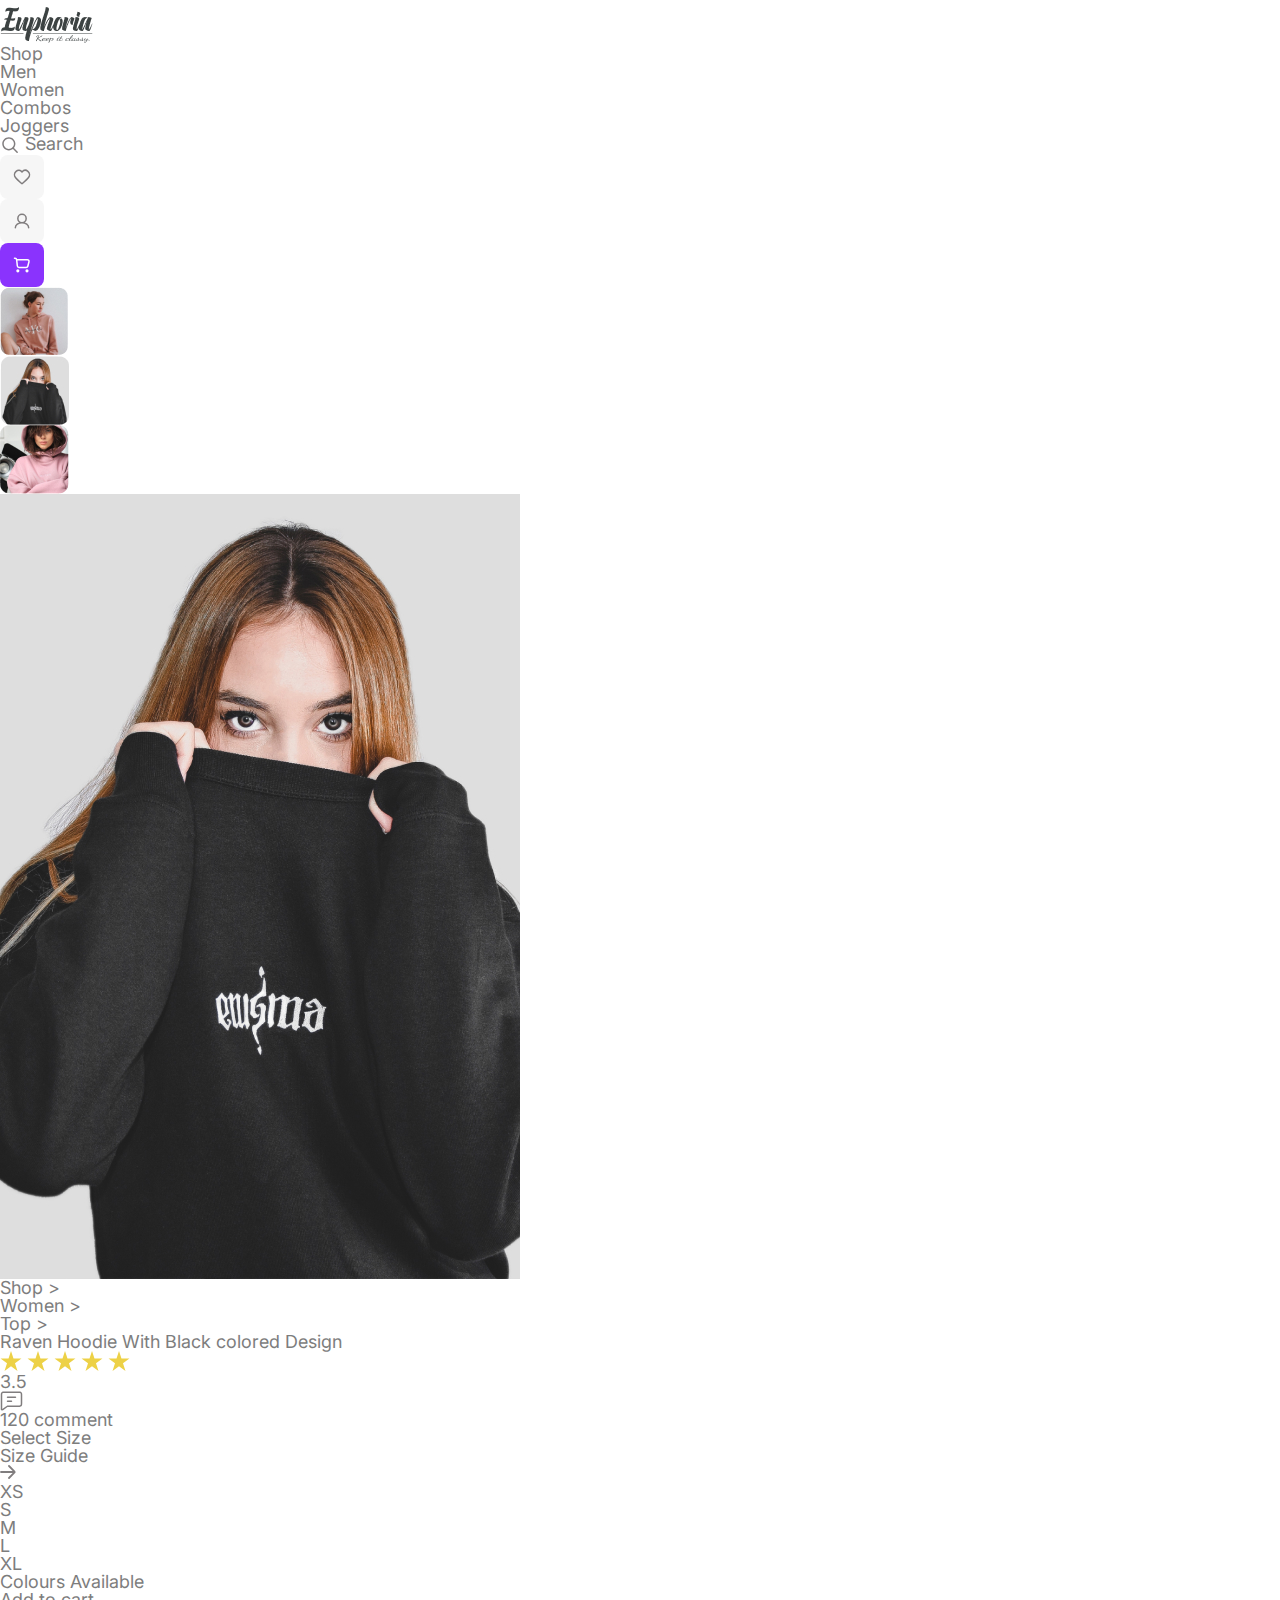
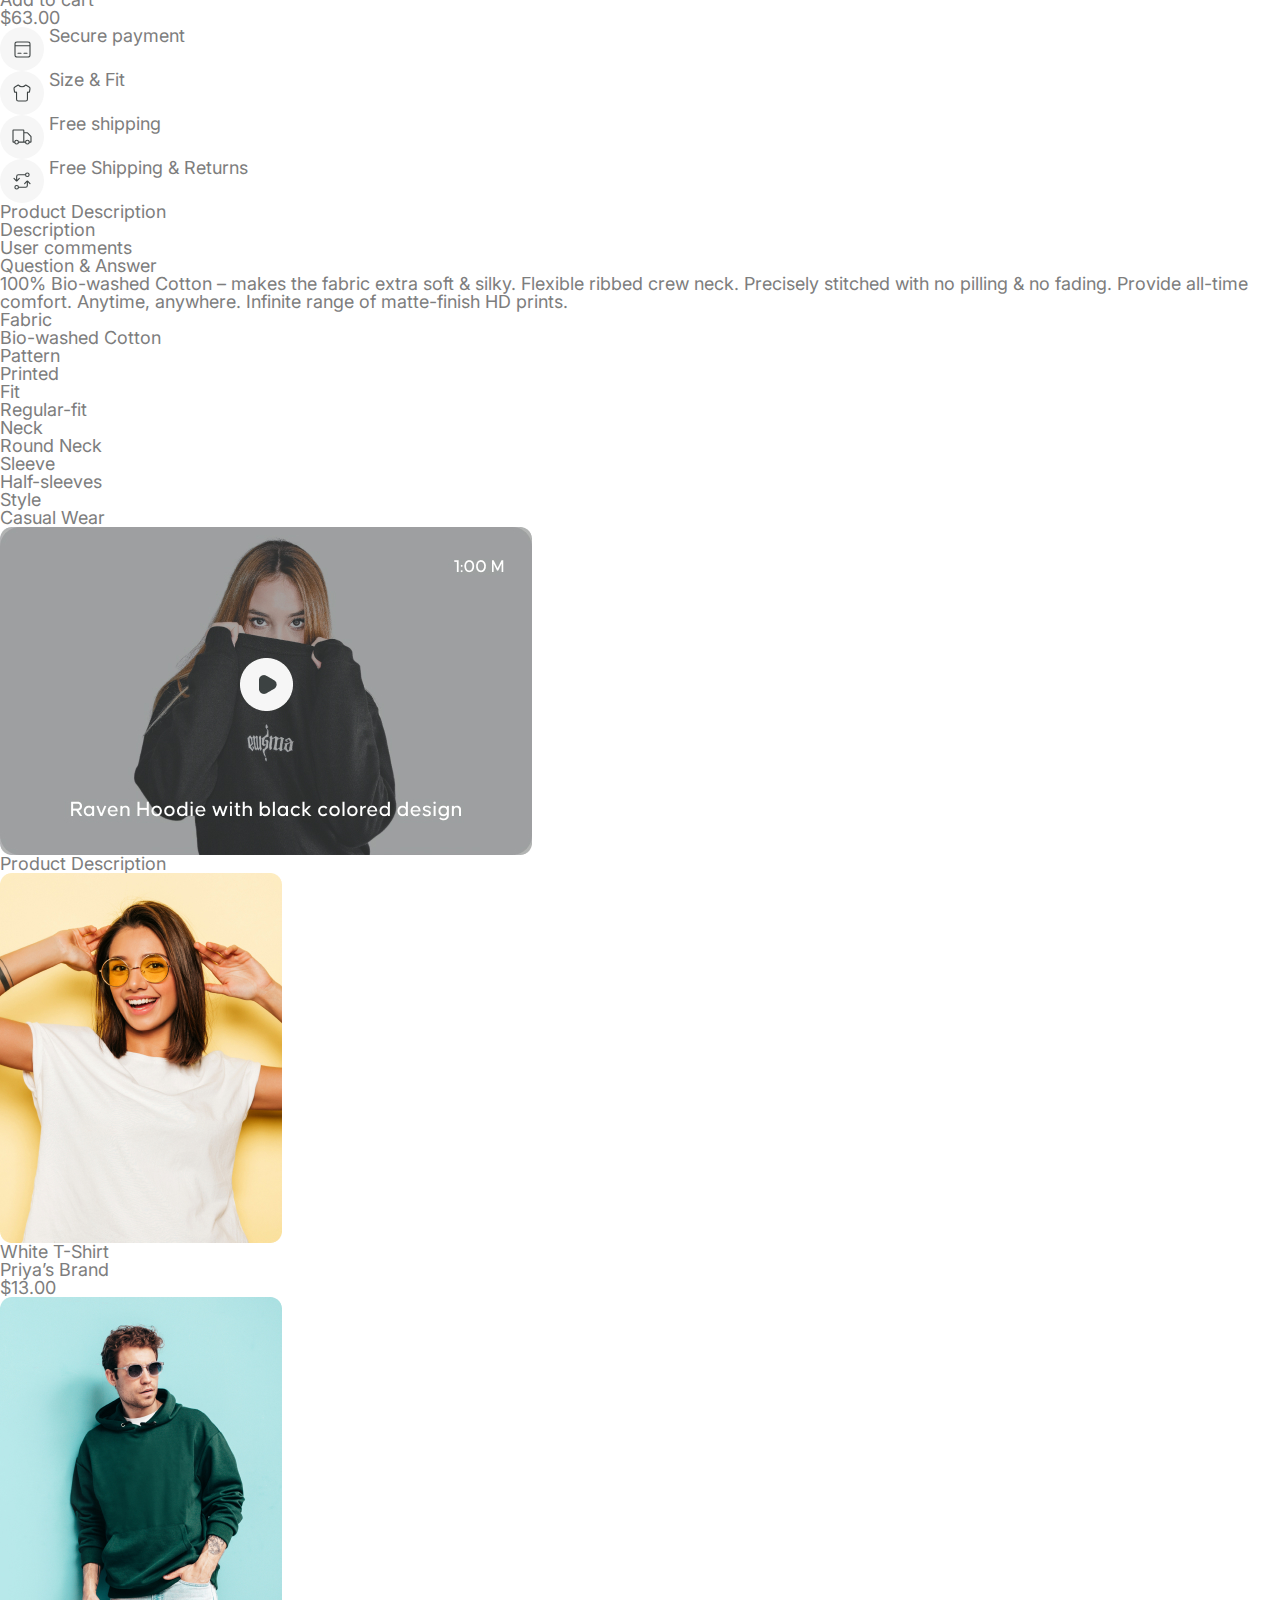
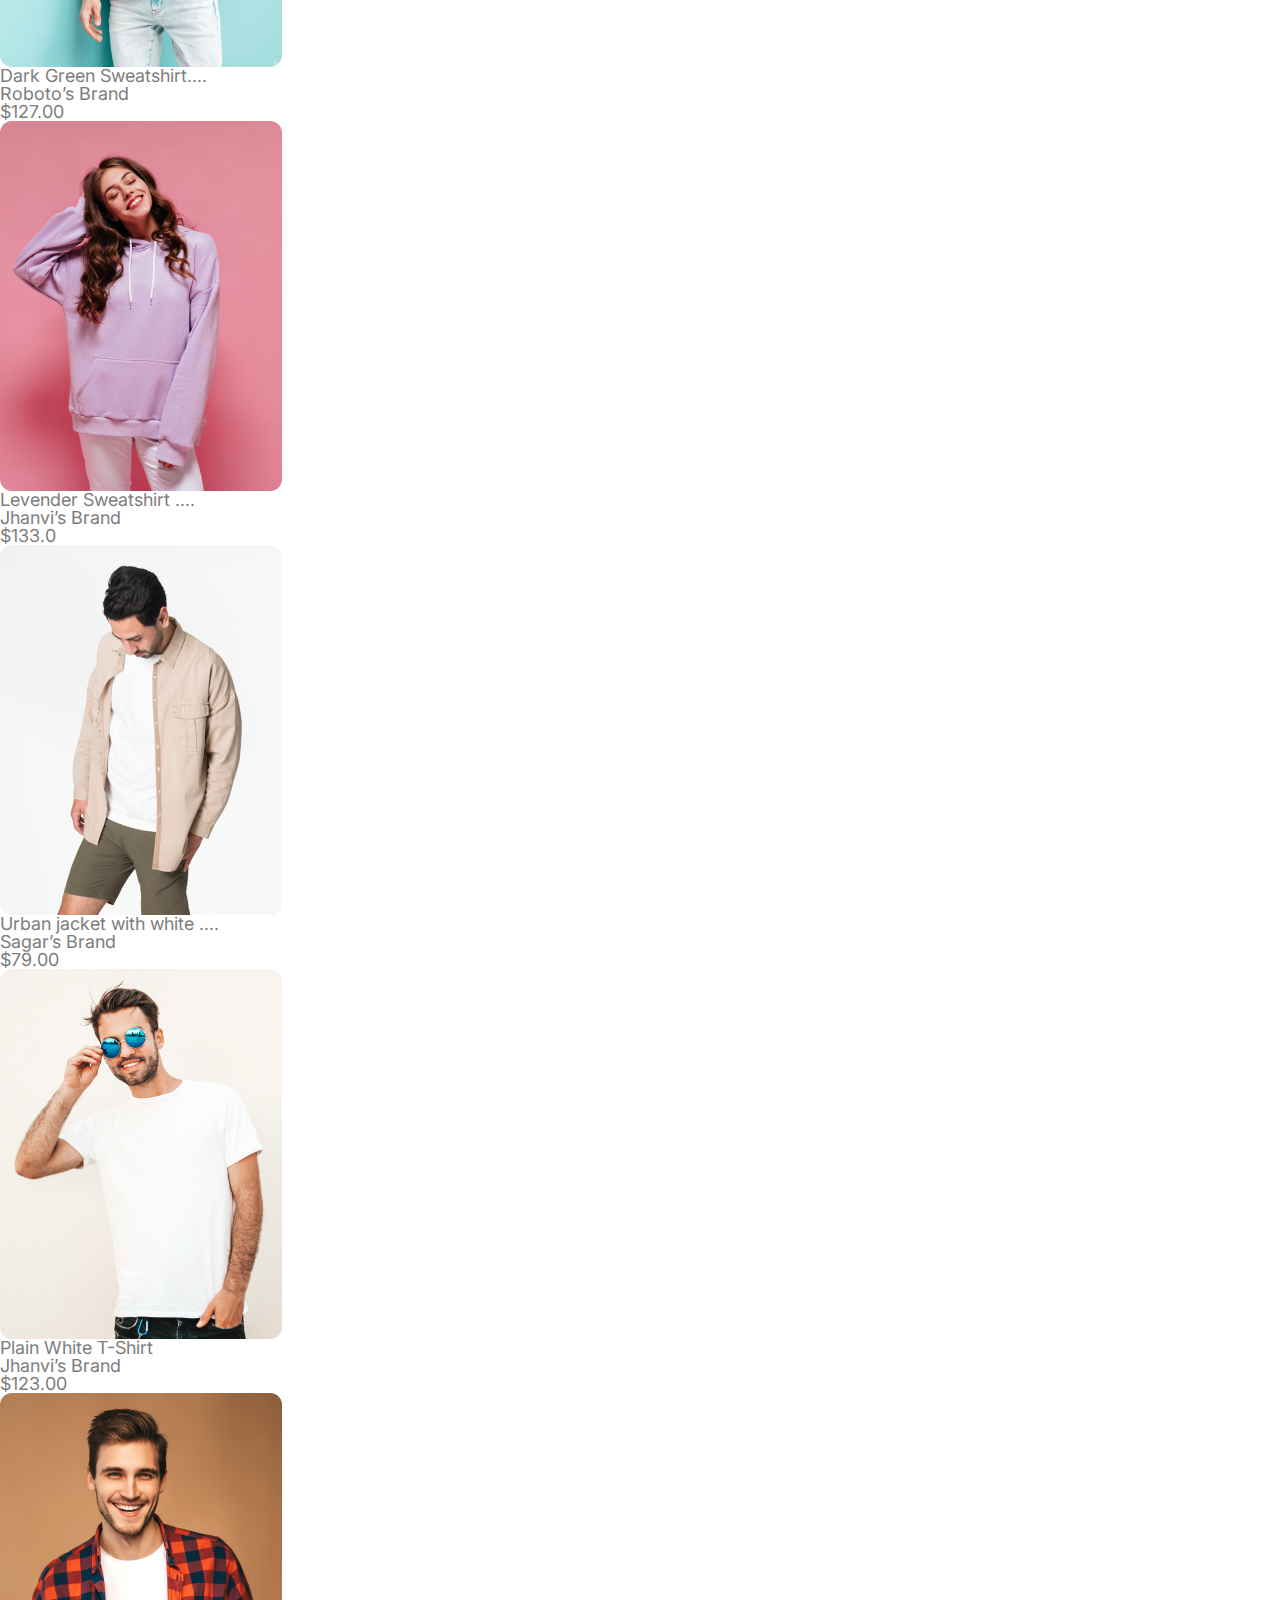
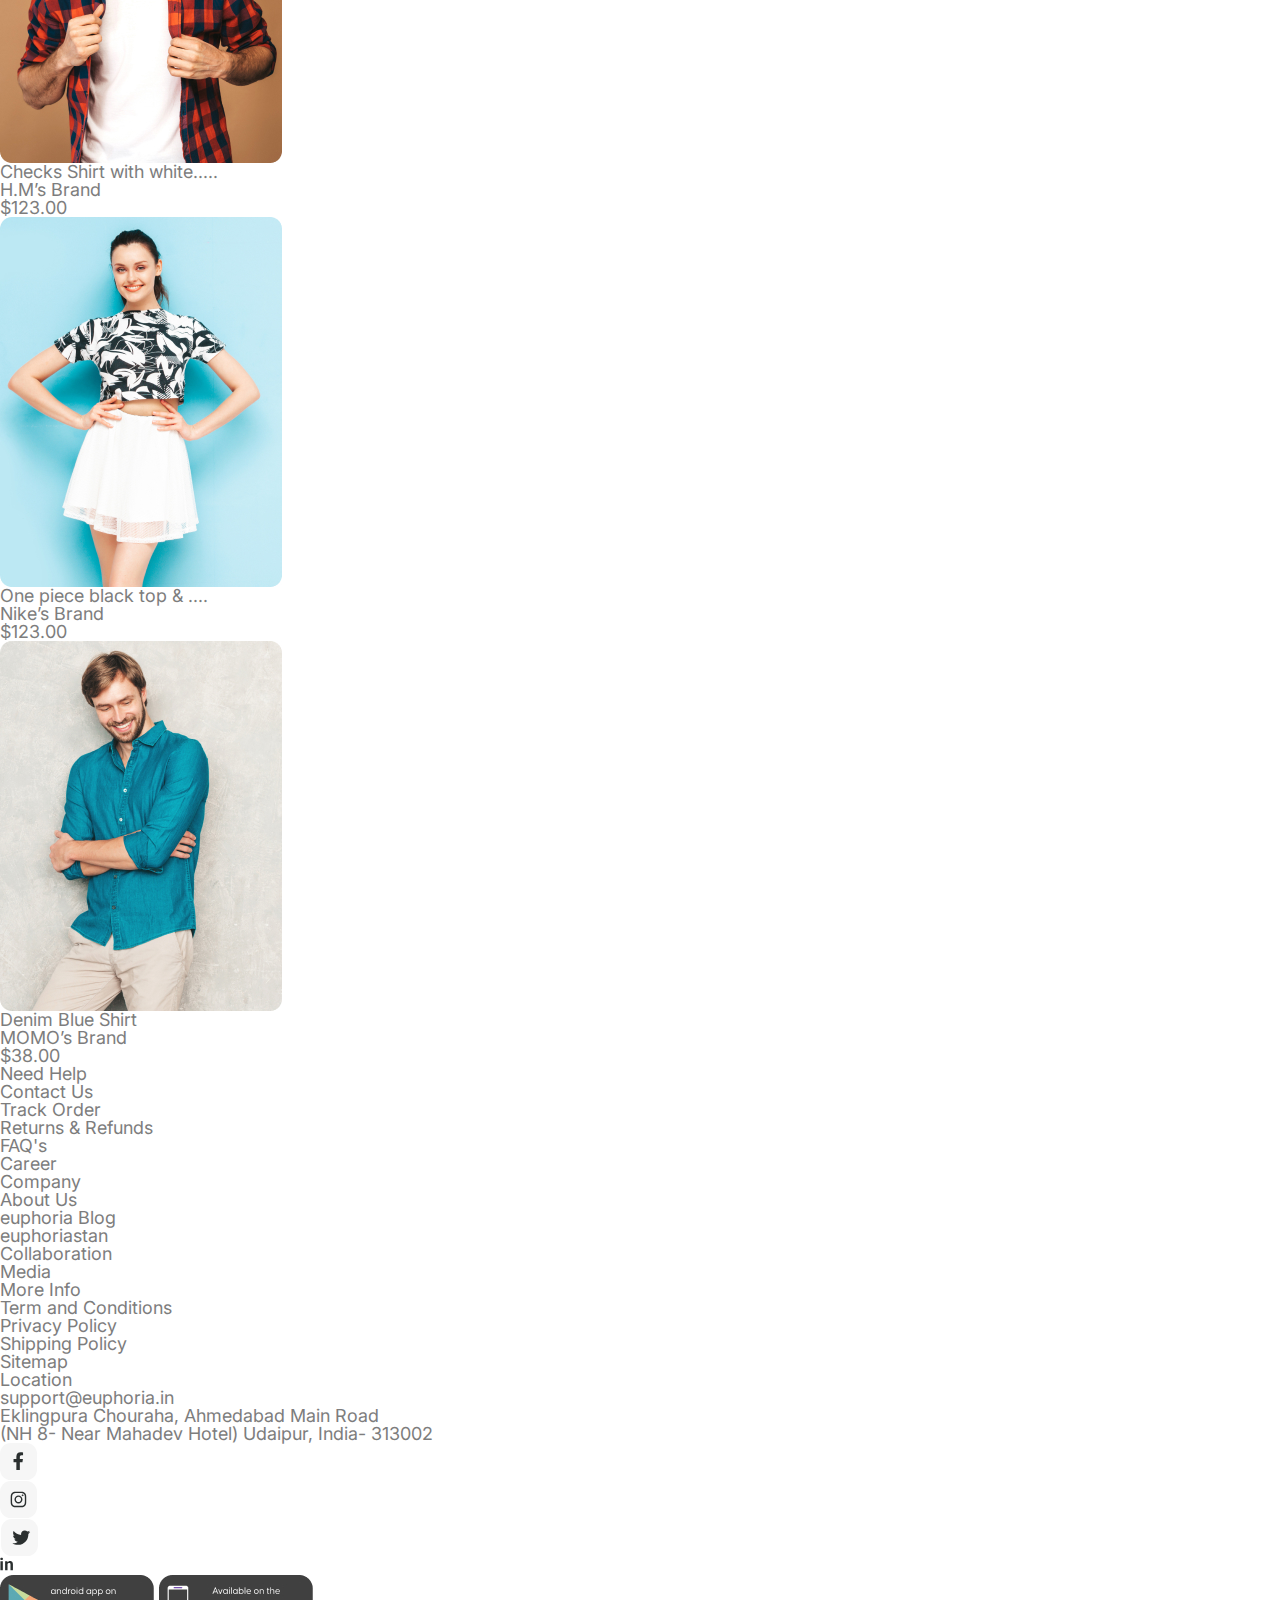
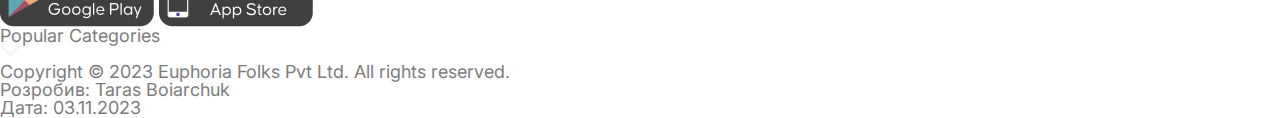
<file: homework-11/index.html>
<!DOCTYPE html>
<html lang="en">
<head>
  <meta charset="UTF-8">
  <meta name="viewport" content="width=device-width, initial-scale=1.0">
  <link rel="stylesheet" href="css/style.css">
  <title>Homework-11</title>
</head>
<body>
  <!-- header-block -->
  <header class="header">
    <div class="header__container">
      <div class="header__logo">
        <img src="img/header/Logo.png" alt="logo">
      </div>

      <ul class="header__menu">

        <li class="header__item">
          <a href="#">Shop</a>
        </li>

        <li class="header__item">
          <a href="#">Men</a>
        </li>

        <li class="header__item">
          <a href="#" class="header__link header__link--active">Women</a>
        </li>

        <li class="header__item">
          <a href="#">Combos</a>
        </li>

        <li class="header__item">
          <a href="#">Joggers</a>
        </li>

      </ul>

      <div class="header-search">
        <img src="img/header/search.svg" alt="search">
        Search
      </div>

      <div class="header__user-actions user-actions">
        <div class="user-actions__item">
          <a href="#" class="user-actions__icon">
            <img src="img/header/heart.svg" alt="heart">
          </a>
        </div>

        <div class="user-actions__item">
          <a href="#" class="user-actions__icon">
            <img src="img/header/user.svg" alt="user">
          </a>
        </div>

        <div class="user-actions__item">
          <a href="#" class="user-actions__icon">
            <img src="img/header/shop-basket.svg" alt="shop basket">
          </a>
        </div>

      </div>
    </div>
  </header>

  <main class="page">
      <!-- main product section -->
      <section class="page__product product-page">
        <div class="product-page__container">
          <div class="product-page__sliders sliders">
            <div class="sliders__items">
              <div class="sliders__item">
                <img src="img/product-page/slider1.jpg" alt="image">
              </div>

              <div class="sliders__item">
                <img src="img/product-page/slider2.jpg" alt="image">
              </div>

              <div class="sliders__item">
                <img src="img/product-page/slider3.jpg" alt="image">
              </div>

              <div class="sliders__item sliders__item--big">
                <img src="img/product-page/big-slider.jpg" alt="image">
              </div>
            </div>
          </div>

          <div class="product-page__content-block content-block">
            <div class="content-block__pages-nav">
							<p>Shop ></p>
							<p>Women ></p>
							<p>Top ></p>
						</div>

            <!-- Загальний контентний блок-обгортка з інформацією про продукт -->
            <div class="content-block__pages-information pages-information">
              
              <!-- Назва продукту -->
              <div class="pages-information__product-title product-title">
                <h2>
                  Raven Hoodie With
                  Black colored Design
                </h2>
              </div>

              <!-- Рейтинг продукту -->
              <div class="pages-information__rate-block rate-block">
                <div class="rate-block__star-icon">
                  <img src="img/product-page/star.svg" alt="star">
                  <img src="img/product-page/star.svg" alt="star">
                  <img src="img/product-page/star.svg" alt="star">
                  <img src="img/product-page/star.svg" alt="star">
                  <img src="img/product-page/star.svg" alt="star">
                </div>
                <p>3.5</p>

                <!-- Коментарі щодо продукту -->
                <div class="rate-block__comments comments">
                  <div class="comments__message-icon">
                    <img src="img/product-page/message-icon.svg" alt="comments">
                    <div class="comments__number">
                      <p>120 comment</p>
                    </div>
                  </div>
                </div>
              </div>

              <!-- Розмір продукту -->
              <div class="pages-information__sizes-block sizes-block">
                <div class="sizes-block__guide guide">
                  <div class="guide__description">
                    <p>Select Size</p>
										<p>Size Guide</p>
										<div class="guide__icon">
											<img src="img/product-page/arrow.svg" alt="arrow">
										</div>
                    <div class="guide__sizes-selections sizes-selections">
                      <div class="sizes-selections__item">
                        <a href="#">XS</a>
                      </div>
                      <div class="sizes-selections__item">
                        <a href="#">S</a>
                      </div>
                      <div class="sizes-selections__item">
                        <a href="#">M</a>
                      </div>
                      <div class="sizes-selections__item">
                        <a href="#">L</a>
                      </div>
                      <div class="sizes-selections__item">
                        <a href="#">XL</a>
                      </div>
                    </div>
                  </div>
                </div>
              </div>

              <!-- Колір продукту -->
              <div class="pages-information__colors-block colors-block">
                <div class="colors-block__inscription">
                  <p>Colours Available</p>
                </div>
                <div class="colors-block__color-selection color-selection">
                  <div class="color-selection__item color-selection__item--black"></div>
									<div class="color-selection__item color-selection__item--yellow"></div>
									<div class="color-selection__item color-selection__item--pink"></div>
									<div class="color-selection__item color-selection__item--brown"></div>
                </div>
              </div>

              <!-- Кнопки -->
              <div class="pages-information__buttons">
                <div class="pages-information__link pages-information__link--hover">
									<a href="#"><span>Add to cart</span></a>
								</div>
								<div class="pages-information__link pages-information__link--hover">
									<a href="#"><span>$63.00</span></a>
								</div>
              </div>

              <!-- Блок з пропозиціями дій для покупця -->
              <div class="pages-information__activity-block activity-block">
                <div class="activity-block__items">
                  <div class="activity-block__item item-activities">
										<div class="item-activities__icon">
											<img src="img/product-page/payment.svg" alt="card">
											<span>Secure payment</span>
										</div>
										<div class="item-activities__icon">
											<img src="img/product-page/size.svg" alt="size">
											<span>Size & Fit</span>
										</div>
										<div class="item-activities__icon">
											<img src="img/product-page/truck.svg" alt="truck">
											<span>Free shipping</span>
										</div>
										<div class="item-activities__icon">
											<img src="img/product-page/free-shipping.svg" alt="returns">
											<span>Free Shipping & Returns</span>
										</div>
									</div>
                </div>
              </div>
            </div>
          </div>
        </div>
      </section>

      <!-- Product Description section-->
      <section class="page__description description-page">
        <div class="description-page__container">
          <div class="description-page__content-block content-block">
            <div class="content-block__title">
              <h2>Product Description</h2>
            </div>
            <ul class="content-block__menu">
							<li class="content-block__item">
								<a href="#">Description</a>
							</li>
							<li class="content-block__item content-block__item--purple">
								<a href="#">User comments</a>
							</li>
							<li class="content-block__item content-block__item--black">
								<a href="#">Question & Answer</a>
							</li>
						</ul>

            <div class="content-block__text">
							<p>
								100% Bio-washed Cotton – makes the fabric extra soft & silky. Flexible ribbed crew neck.
								Precisely stitched with no pilling & no fading. Provide all-time comfort. Anytime, anywhere.
								Infinite range of matte-finish HD prints.
							</p>
						</div>

            <div class="content-block__table">
              <div class="content-block__table-item table-item">
                <div class="table-item__title">
                  <h4>Fabric</h4>
                </div>
                <div class="table-item__text">
                  <p>Bio-washed Cotton</p>
                </div>
              </div>

              <div class="content-block__table-item table-item">
                <div class="table-item__title">
                  <h4>Pattern</h4>
                </div>
                <div class="table-item__text">
                  <p>Printed</p>
                </div>
              </div>

              <div class="content-block__table-item table-item">
                <div class="table-item__title">
                  <h4>Fit</h4>
                </div>
                <div class="table-item__text">
                  <p>Regular-fit</p>
                </div>
              </div>

              <div class="content-block__table-item table-item">
                <div class="table-item__title">
                  <h4>Neck</h4>
                </div>
                <div class="table-item__text">
                  <p>Round Neck</p>
                </div>
              </div>

              <div class="content-block__table-item table-item">
                <div class="table-item__title">
                  <h4>Sleeve</h4>
                </div>
                <div class="table-item__text">
                  <p>Half-sleeves</p>
                </div>
              </div>

              <div class="content-block__table-item table-item">
                <div class="table-item__title">
                  <h4>Style</h4>
                </div>
                <div class="table-item__text">
                  <p>Casual Wear</p>
                </div>
              </div>
            </div>
          </div>
          <div class="description-page__video">
						<img src="img/product-page/video-frame.jpg" alt="girl">
					</div>
        </div>
      </section>

      <!-- product similarity section -->
      <section class="page__similar-brands similar-brands">
        <div class="similar-brands__container">
          <div class="similar-brands__title">
            <h2>Product Description</h2>
          </div>
          <!-- 1-st row -->
          <div class="similar-brands__product-list-row row-list">
            <div class="row-list__item-brand item-brand">
              <a href="#" class="item-brand__link">
                <div class="item-brand__img">
                  <img src="img/product-page/row-list/pic1.jpg" alt="brand">
                </div>
                <div class="item-brand__description">
                  <div class="item-brand__title">
                    <h4>White T-Shirt</h4>
                  </div>
                  <div class="item-brand__label">
                    <p>Priya’s Brand</p>
                  </div>
                  <div class="item-brand__price">
                    <span>$13.00</span>
                  </div>
                </div>
              </a>
            </div>

            <div class="row-list__item-brand item-brand">
              <a href="#" class="item-brand__link">
                <div class="item-brand__img">
                  <img src="img/product-page/row-list/pic2.jpg" alt="brand">
                </div>
                <div class="item-brand__description">
                  <div class="item-brand__title">
                    <h4>Dark Green Sweatshirt....</h4>
                  </div>
                  <div class="item-brand__label">
                    <p>Roboto’s Brand</p>
                  </div>
                  <div class="item-brand__price">
                    <span>$127.00</span>
                  </div>
                </div>
              </a>
            </div>

            <div class="row-list__item-brand item-brand">
              <a href="#" class="item-brand__link">
                <div class="item-brand__img">
                  <img src="img/product-page/row-list/pic3.jpg" alt="brand">
                </div>
                <div class="item-brand__description">
                  <div class="item-brand__title">
                    <h4>Levender Sweatshirt ....</h4>
                  </div>
                  <div class="item-brand__label">
                    <p>Jhanvi’s Brand</p>
                  </div>
                  <div class="item-brand__price">
                    <span>$133.0</span>
                  </div>
                </div>
              </a>
            </div>

            <div class="row-list__item-brand item-brand">
              <a href="#" class="item-brand__link">
                <div class="item-brand__img">
                  <img src="img/product-page/row-list/pic4.jpg" alt="brand">
                </div>
                <div class="item-brand__description">
                  <div class="item-brand__title">
                    <h4>Urban jacket with white ....</h4>
                  </div>
                  <div class="item-brand__label">
                    <p>Sagar’s Brand</p>
                  </div>
                  <div class="item-brand__price">
                    <span>$79.00</span>
                  </div>
                </div>
              </a>
            </div>
          </div>

          <!-- 2nd row -->
          <div class="similar-brands__product-list-row row-list">
            <div class="row-list__item-brand item-brand">
              <a href="#" class="item-brand__link">
                <div class="item-brand__img">
                  <img src="img/product-page/row-list/pic5.jpg" alt="brand">
                </div>
                <div class="item-brand__description">
                  <div class="item-brand__title">
                    <h4>Plain White T-Shirt</h4>
                  </div>
                  <div class="item-brand__label">
                    <p>Jhanvi’s Brand</p>
                  </div>
                  <div class="item-brand__price">
                    <span>$123.00</span>
                  </div>
                </div>
              </a>
            </div>

            <div class="row-list__item-brand item-brand">
              <a href="#" class="item-brand__link">
                <div class="item-brand__img">
                  <img src="img/product-page/row-list/pic6.jpg" alt="brand">
                </div>
                <div class="item-brand__description">
                  <div class="item-brand__title">
                    <h4>Checks Shirt with white.....</h4>
                  </div>
                  <div class="item-brand__label">
                    <p>H.M’s Brand</p>
                  </div>
                  <div class="item-brand__price">
                    <span>$123.00</span>
                  </div>
                </div>
              </a>
            </div>

            <div class="row-list__item-brand item-brand">
              <a href="#" class="item-brand__link">
                <div class="item-brand__img">
                  <img src="img/product-page/row-list/pic7.jpg" alt="brand">
                </div>
                <div class="item-brand__description">
                  <div class="item-brand__title">
                    <h4>One piece black top & ....</h4>
                  </div>
                  <div class="item-brand__label">
                    <p>Nike’s Brand</p>
                  </div>
                  <div class="item-brand__price">
                    <span>$123.00</span>
                  </div>
                </div>
              </a>
            </div>

            <div class="row-list__item-brand item-brand">
              <a href="#" class="item-brand__link">
                <div class="item-brand__img">
                  <img src="img/product-page/row-list/pic8.jpg" alt="brand">
                </div>
                <div class="item-brand__description">
                  <div class="item-brand__title">
                    <h4>Denim Blue Shirt</h4>
                  </div>
                  <div class="item-brand__label">
                    <p>MOMO’s Brand</p>
                  </div>
                  <div class="item-brand__price">
                    <span>$38.00</span>
                  </div>
                </div>
              </a>
            </div>
          </div>
        </div>
      </section>
  </main>
  
  <!-- footer -->
  <footer class="footer">
    <div class="footer__container">
      <div class="footer__menu menu-footer">
        <!-- 1st column menu -->
        <div class="menu-footer__help">
          <div class="menu-footer__title footer-title">Need Help</div>
          <ul class="menu-footer__list">
            <li class="menu-footer__item">
              <a href="#" class="menu-footer__link">Contact Us</a>
            </li>
            <li class="menu-footer__item">
              <a href="#" class="menu-footer__link">Track Order</a>
            </li>
            <li class="menu-footer__item">
              <a href="#" class="menu-footer__link">Returns & Refunds</a>
            </li>
            <li class="menu-footer__item">
              <a href="#" class="menu-footer__link">FAQ's</a>
            </li>
            <li class="menu-footer__item">
              <a href="#" class="menu-footer__link">Career</a>
            </li>
          </ul>
        </div>

        <!-- 2nd column menu -->
        <div class="menu-footer__company">
          <div class="menu-footer__title footer-title">Company</div>
          <ul class="menu-footer__list">
            <li class="menu-footer__item">
              <a href="#" class="menu-footer__link">About Us</a>
            </li>
            <li class="menu-footer__item">
              <a href="#" class="menu-footer__link">euphoria Blog</a>
            </li>
            <li class="menu-footer__item">
              <a href="#" class="menu-footer__link">euphoriastan</a>
            </li>
            <li class="menu-footer__item">
              <a href="#" class="menu-footer__link">Collaboration</a>
            </li>
            <li class="menu-footer__item">
              <a href="#" class="menu-footer__link">Media</a>
            </li>
          </ul>
        </div>

        <!-- 3d column menu -->
        <div class="menu-footer__info">
          <div class="menu-footer__title footer-title">More Info</div>
          <ul class="menu-footer__list">
            <li class="menu-footer__item">
              <a href="#" class="menu-footer__link">Term and Conditions</a>
            </li>
            <li class="menu-footer__item">
              <a href="#" class="menu-footer__link">Privacy Policy</a>
            </li>
            <li class="menu-footer__item">
              <a href="#" class="menu-footer__link">Shipping Policy</a>
            </li>
            <li class="menu-footer__item">
              <a href="#" class="menu-footer__link">Sitemap</a>
            </li>
          </ul>
        </div>

        <!-- 4th column menu -->
        <div class="menu-footer__location">
          <div class="menu-footer__title footer-title">Location</div>
          <ul class="menu-footer__list">
            <li class="menu-footer__item">
              <a href="#" class="menu-footer__link">support@euphoria.in</a>
            </li>
            <li class="menu-footer__item">
              <a href="#" class="menu-footer__link">Eklingpura Chouraha, Ahmedabad Main Road</a>
            </li>
            <li class="menu-footer__item">
              <a href="#" class="menu-footer__link">(NH 8- Near Mahadev Hotel) Udaipur, India- 313002</a>
            </li>
          </ul>
        </div>
      </div>

      <ul class="footer__socials socials">
        <li class="socials__item">
          <a href="#"><img src="img/footer/facebook-icon.svg" alt="facebook"></a>
        </li>
        <li class="socials__item">
          <a href="#"><img src="img/footer/instagram-icon.svg" alt="instagram"></a>
        </li>
        <li class="socials__item">
          <a href="#"><img src="img/footer/twitter-icon.svg" alt="twitter"></a>
        </li>
        <li class="socials__item">
          <a href="#"><img src="img/footer/linkedin-icon.svg" alt="linkedin"></a>
        </li>
      </ul>

      <div class="footer__download download">
				<img src="img/footer/google-play.jpg" alt="Google Play">
        <img src="img/footer/app-store.jpg" alt="App Store">
			</div>

      <div class="footer__categories popular-categories">
				<div class="popular-categories__title">
					<h3>Popular Categories</h3>
				</div>
				<div class="popular-categories__icon">
					<img src="img/footer/down-icon.svg" alt="down">
				</div>
			</div>
			<div class="footer__copyright copyright-footer">
				<div class="copyright-footer__copyright">
					<div>Copyright © 2023 Euphoria Folks Pvt Ltd. All rights reserved.</div>
				</div>
			</div>
    </div>
    <p>Розробив: <span class="footer__label">Taras Boiarchuk</span></p>
		<p>Дата: <span class="footer__label">03.11.2023</span></p>
  </footer>
</body>
</html>
</file>
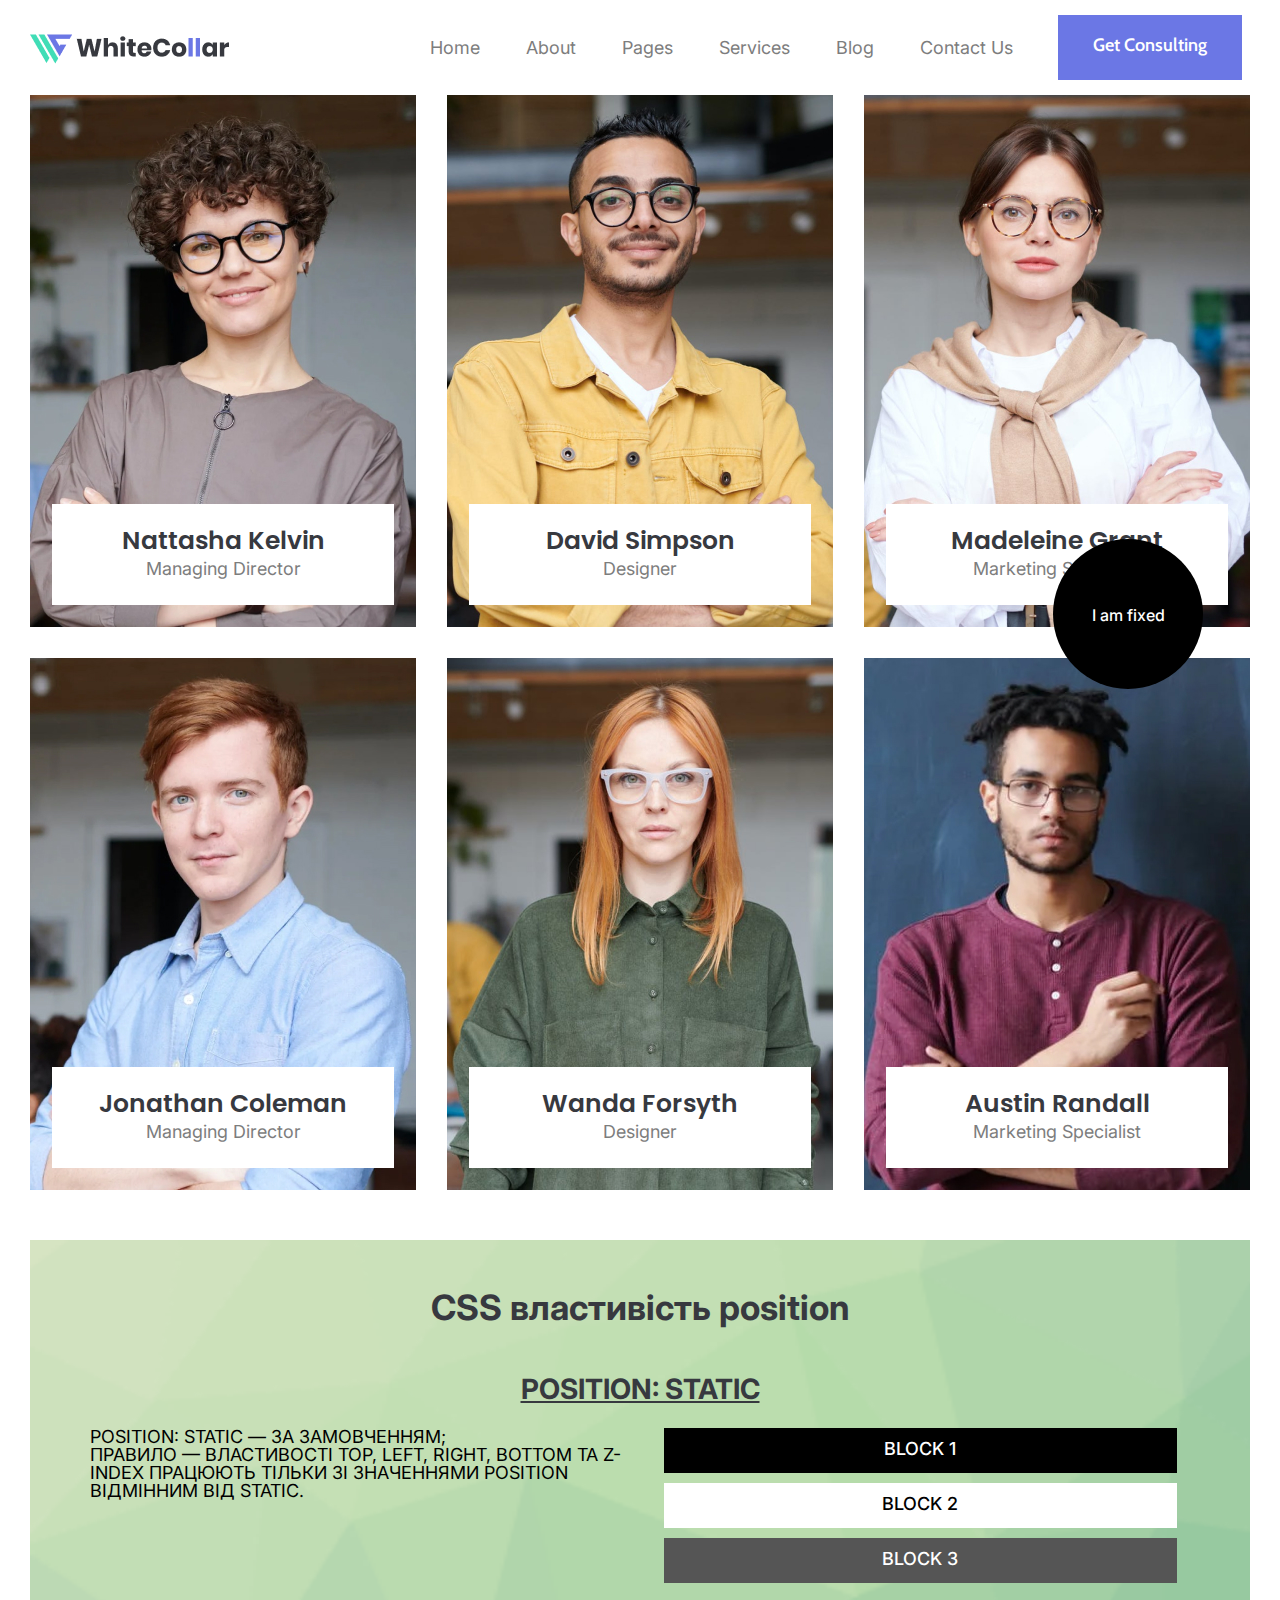
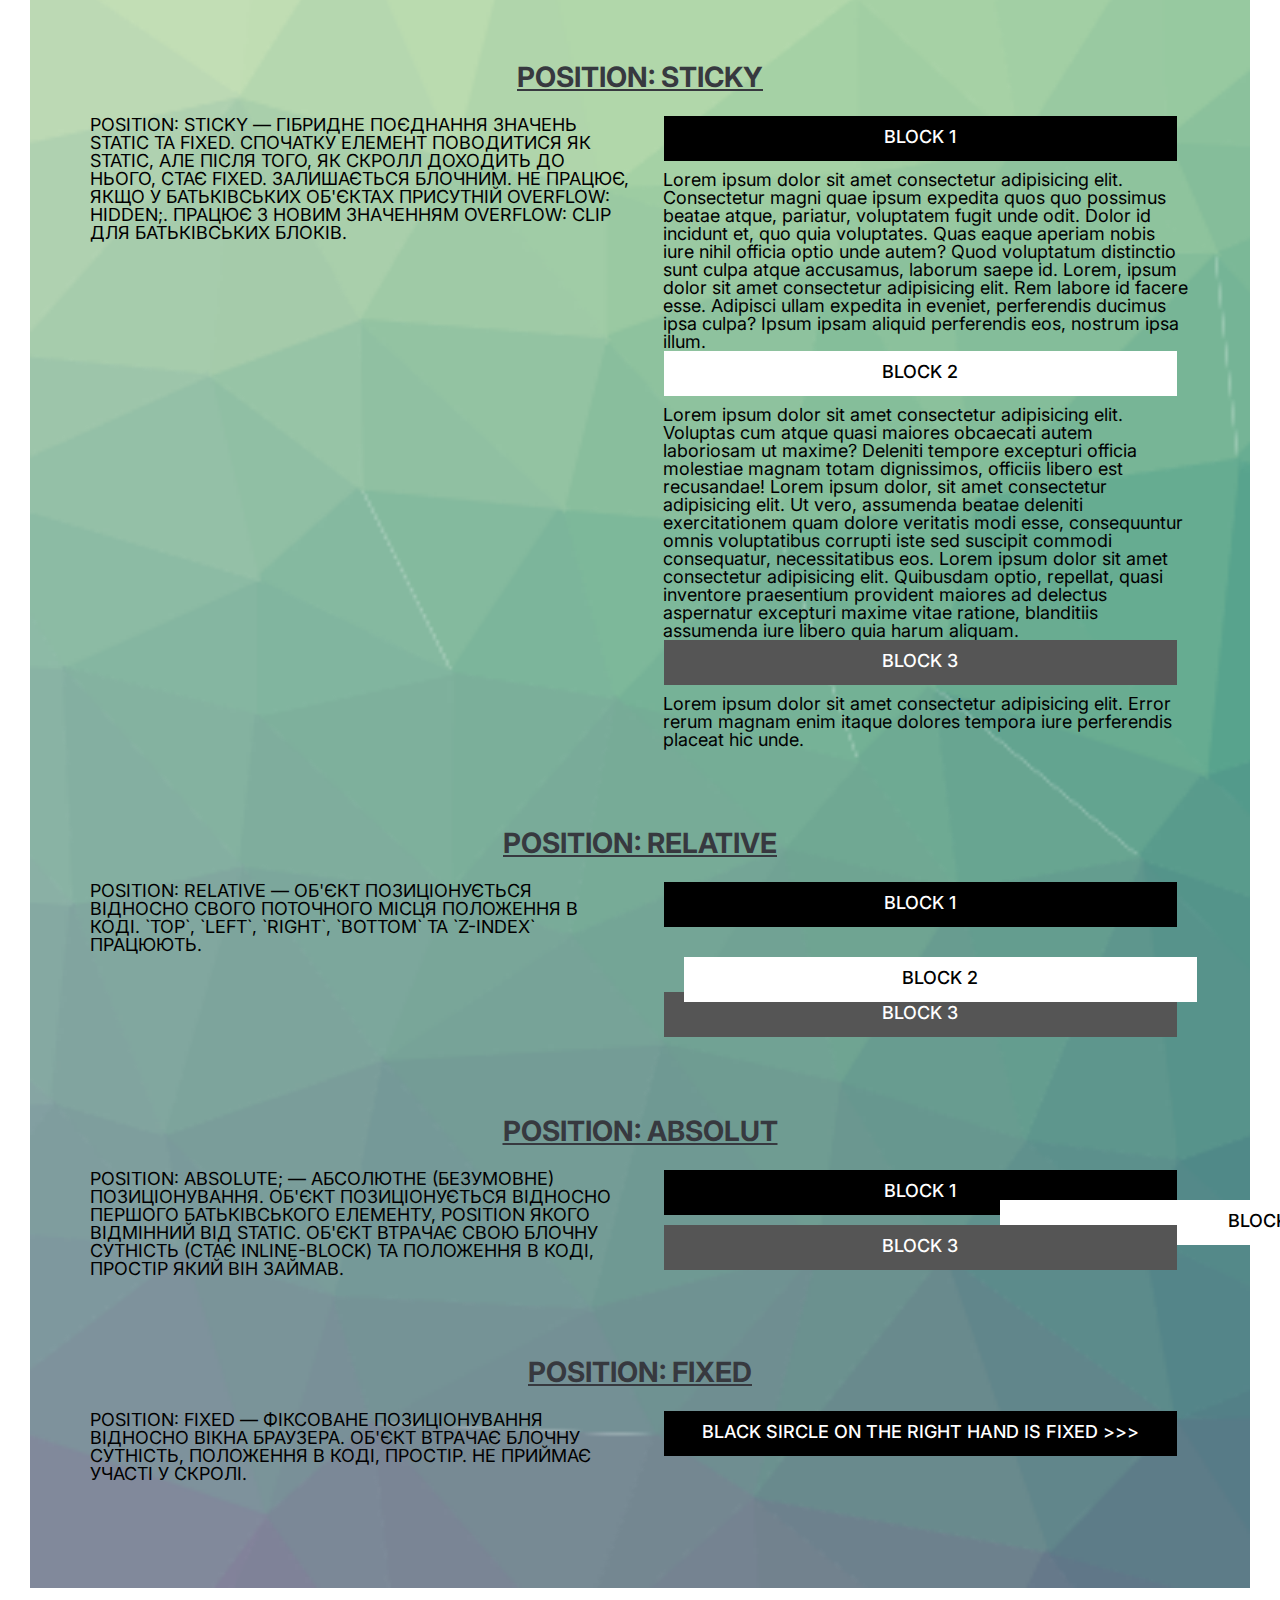
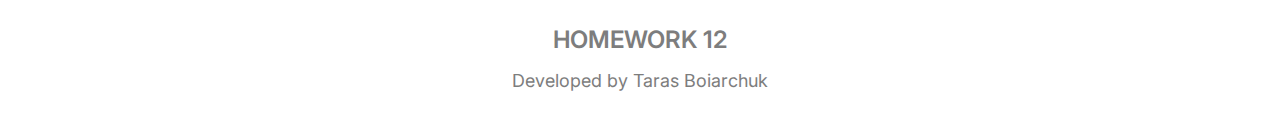
<file: homework-12/index.html>
<!DOCTYPE html>
<html lang="en">
<head>
  <meta charset="UTF-8">
  <meta name="viewport" content="width=device-width, initial-scale=1.0">
  <link rel="stylesheet" href="css/style.css">
  <title>Homework 12</title>
</head>

<body>
  <div class="wrapper">
    <header class="header header--fix">
      <div class="header__container">
        <div class="header__logo">
          <img src="img/header/Logo.png" alt="logo">
        </div>
        <ul class="menu">
          <li class="menu__item">
            <a href="#" class="menu__link">Home</a>
          </li>
          <li class="menu__item">
            <a href="#" class="menu__link">About</a>
          </li>
          <li class="menu__item">
            <a href="#" class="menu__link">Pages</a>
            <ul class="sub-menu">
              <li class="sub-menu__item">
                <a href="#" class="sub-menu__link">sub-item 1</a>
              </li>
              <li class="sub-menu__item">
                <a href="#" class="sub-menu__link">sub-item 2</a>
              </li>
              <li class="sub-menu__item">
                <a href="#" class="sub-menu__link">sub-item 3</a>
                <ul class="third-level-sub-menu">
                  <li class="third-level-sub-menu__item">
                    <a href="#" class="third-level-sub-menu__link">3d level item 1</a>
                  </li>
                  <li class="third-level-sub-menu__item">
                    <a href="#" class="third-level-sub-menu__link">3d level item 2</a>
                  </li>
                  <li class="third-level-sub-menu__item">
                    <a href="#" class="third-level-sub-menu__link">3d level item 3</a>
                  </li>
                  <li class="third-level-sub-menu__item">
                    <a href="#" class="third-level-sub-menu__link">3d level item 4</a>
                  </li>
                </ul>
              </li>
              <li class="sub-menu__item">
                <a href="#" class="sub-menu__link">sub-item 4</a>
              </li>
            </ul>
          </li>
          <li class="menu__item">
            <a href="#" class="menu__link">Services</a>
          </li>

          <li class="menu__item">
            <a href="#" class="menu__link">Blog</a>
          </li>

          <li class="menu__item">
            <a href="#" class="menu__link">Contact Us</a>
          </li>
        </ul>

        <a href="#" class="header__button button">
          Get Consulting
        </a>
      </div>

    </header>

    <main class="page">
      <div class="page__container homework">
        <div class="page__raw raw">
          <div class="raw__item item">
            <div class="item__image">
              <img src="img/page/team-member1.jpg" alt="photo" class="team-member-photo">
            </div>
            <div class="item__curtain curtain">
              <ul class="curtain__social social-list">
                <li class="social__item list-item">
                  <a href="#" class="social__item-link">
                    <img src="img/page/insta-icon.svg" alt="icon">
                  </a>
                </li>
                <li class="social__item list-item">
                  <a href="#" class="social__item-link">
                    <img src="img/page/fb-icon.svg" alt="icon">
                  </a>
                </li>
                <li class="social__item list-item">
                  <a href="#" class="social__item-link">
                    <img src="img/page/twiter-icon.svg" alt="icon">
                  </a>
                </li>
              </ul>
            </div>
            <div class="item__body-desc description">
              <h4 class="item__title">Nattasha Kelvin</h4>
              <p>Managing Director</p>
            </div>
          </div>

          <div class="raw__item item">
            <div class="item__image">
              <img src="img/page/team-member2.jpg" alt="photo" class="team-member-photo">
            </div>
            <div class="item__curtain curtain">
              <ul class="curtain__social social-list">
                <li class="social__item list-item">
                  <a href="#" class="social__item-link">
                    <img src="img/page/insta-icon.svg" alt="icon">
                  </a>
                </li>
                <li class="social__item list-item">
                  <a href="#" class="social__item-link">
                    <img src="img/page/fb-icon.svg" alt="icon">
                  </a>
                </li>
                <li class="social__item list-item">
                  <a href="#" class="social__item-link">
                    <img src="img/page/twiter-icon.svg" alt="icon">
                  </a>
                </li>
              </ul>
            </div>
            <div class="item__body-desc description">
              <h4 class="item__title">David Simpson</h4>
              <p>Designer</p>
            </div>
          </div>

          <div class="raw__item item">
            <div class="item__image">
              <img src="img/page/team-member3.jpg" class="team-member-photo" alt="photo">
            </div>
            <div class="item__curtain curtain">
              <ul class="curtain__social social-list">
                <li class="social__item list-item">
                  <a href="#" class="social__item-link">
                    <img src="img/page/insta-icon.svg" alt="icon">
                  </a>
                </li>
                <li class="social__item list-item">
                  <a href="#" class="social__item-link">
                    <img src="img/page/fb-icon.svg" alt="icon">
                  </a>
                </li>
                <li class="social__item list-item">
                  <a href="#" class="social__item-link">
                    <img src="img/page/twiter-icon.svg" alt="icon">
                  </a>
                </li>
              </ul>
            </div>
            <div class="item__body-desc description">
              <h4 class="item__title">Madeleine Grant</h4>
              <p>Marketing Specialist</p>
            </div>
          </div>
        </div>
        <div class="page__raw raw">
          <div class="raw__item item">
            <div class="item__image">
              <img src="img/page/team-member4.jpg" alt="photo" class="team-member-photo">
            </div>
            <div class="item__curtain curtain">
              <ul class="curtain__social social-list">
                <li class="social__item list-item">
                  <a href="#" class="social__item-link">
                    <img src="img/page/insta-icon.svg" alt="icon">
                  </a>
                </li>
                <li class="social__item list-item">
                  <a href="#" class="social__item-link">
                    <img src="img/page/fb-icon.svg" alt="icon">
                  </a>
                </li>
                <li class="social__item list-item">
                  <a href="#" class="social__item-link">
                    <img src="img/page/twiter-icon.svg" alt="icon">
                  </a>
                </li>
              </ul>
            </div>
            <div class="item__body-desc description">
              <h4 class="item__title">Jonathan Coleman</h4>
              <p>Managing Director</p>
            </div>
          </div>

          <div class="raw__item item">
            <div class="item__image">
              <img src="img/page/team-member5.jpg" alt="photo" class="team-member-photo">
            </div>
            <div class="item__curtain curtain">
              <ul class="curtain__social social-list">
                <li class="social__item list-item">
                  <a href="#" class="social__item-link">
                    <img src="img/page/insta-icon.svg" alt="icon">
                  </a>
                </li>
                <li class="social__item list-item">
                  <a href="#" class="social__item-link">
                    <img src="img/page/fb-icon.svg" alt="icon">
                  </a>
                </li>
                <li class="social__item list-item">
                  <a href="#" class="social__item-link">
                    <img src="img/page/twiter-icon.svg" alt="icon">
                  </a>
                </li>
              </ul>
            </div>
            <div class="item__body-desc description">
              <h4 class="item__title">Wanda Forsyth</h4>
              <p>Designer</p>
            </div>
          </div>

          <div class="raw__item item">
            <div class="item__image">
              <img src="img/page/team-member6.jpg" alt="photo" class="team-member-photo">
            </div>
            <div class="item__curtain curtain">
              <ul class="curtain__social social-list">
                <li class="social__item list-item">
                  <a href="#" class="social__item-link">
                    <img src="img/page/insta-icon.svg" alt="icon">
                  </a>
                </li>
                <li class="social__item list-item">
                  <a href="#" class="social__item-link">
                    <img src="img/page/fb-icon.svg" alt="icon">
                  </a>
                </li>
                <li class="social__item list-item">
                  <a href="#" class="social__item-link">
                    <img src="img/page/twiter-icon.svg" alt="icon">
                  </a>
                </li>
              </ul>
            </div>
            <div class="item__body-desc description">
              <h4 class="item__title">Austin Randall</h4>
              <p>Marketing Specialist</p>
            </div>
          </div>
        </div>
      </div>

      <div class="page__container position">
        <h2 class="position__title position-title">
          CSS властивість position
        </h2>

        <div class="position__block position-type">
          <h3 class="position-type__title">POSITION: STATIC</h3>
          <div class="position-type__column right-column">
            <p>POSITION: STATIC — ЗА ЗАМОВЧЕННЯМ;<br>
              ПРАВИЛО — ВЛАСТИВОСТІ TOP, LEFT, RIGHT, BOTTOM ТА Z-INDEX ПРАЦЮЮТЬ ТІЛЬКИ ЗІ ЗНАЧЕННЯМИ POSITION ВІДМІННИМ ВІД STATIC.</p>
          </div>
          <div class="position-type__column left-column">
            <div class="left-column__inner-block block1"><p>BLOCK 1</p></div>
            <div class="left-column__inner-block block2"><p>BLOCK 2</p></div>
            <div class="left-column__inner-block block3"><p>BLOCK 3</p></div>
          </div>
        </div>

        <div class="position__block position-type">
          <h3 class="position-type__title">POSITION: STICKY</h3>
          <div class="position-type__column right-column">
            <p>POSITION: STICKY — ГІБРИДНЕ ПОЄДНАННЯ ЗНАЧЕНЬ STATIC ТА FIXED. СПОЧАТКУ ЕЛЕМЕНТ ПОВОДИТИСЯ ЯК STATIC, АЛЕ ПІСЛЯ ТОГО, ЯК СКРОЛЛ ДОХОДИТЬ ДО НЬОГО, СТАЄ FIXED. ЗАЛИШАЄТЬСЯ БЛОЧНИМ. НЕ ПРАЦЮЄ, ЯКЩО У БАТЬКІВСЬКИХ ОБ'ЄКТАХ ПРИСУТНІЙ OVERFLOW: HIDDEN;. ПРАЦЮЄ З НОВИМ ЗНАЧЕННЯМ OVERFLOW: CLIP ДЛЯ БАТЬКІВСЬКИХ БЛОКІВ. </p>
          </div>
          <div class="position-type__column left-column left-column-sticky">
            <div class="left-column__inner-block block1 block-sticky"><p>BLOCK 1</p></div>
            <p>Lorem ipsum dolor sit amet consectetur adipisicing elit. Consectetur magni quae ipsum expedita quos quo possimus beatae atque, pariatur, voluptatem fugit unde odit. Dolor id incidunt et, quo quia voluptates. Quas eaque aperiam nobis iure nihil officia optio unde autem? Quod voluptatum distinctio sunt culpa atque accusamus, laborum saepe id. Lorem, ipsum dolor sit amet consectetur adipisicing elit. Rem labore id facere esse. Adipisci ullam expedita in eveniet, perferendis ducimus ipsa culpa? Ipsum ipsam aliquid perferendis eos, nostrum ipsa illum.</p>
            <div class="left-column__inner-block block2 block-sticky"><p>BLOCK 2</p></div>
            <p>Lorem ipsum dolor sit amet consectetur adipisicing elit. Voluptas cum atque quasi maiores obcaecati autem laboriosam ut maxime? Deleniti tempore excepturi officia molestiae magnam totam dignissimos, officiis libero est recusandae! Lorem ipsum dolor, sit amet consectetur adipisicing elit. Ut vero, assumenda beatae deleniti exercitationem quam dolore veritatis modi esse, consequuntur omnis voluptatibus corrupti iste sed suscipit commodi consequatur, necessitatibus eos. Lorem ipsum dolor sit amet consectetur adipisicing elit. Quibusdam optio, repellat, quasi inventore praesentium provident maiores ad delectus aspernatur excepturi maxime vitae ratione, blanditiis assumenda iure libero quia harum aliquam.</p>
            <div class="left-column__inner-block block3 block-sticky"><p>BLOCK 3</p></div>
            <p>Lorem ipsum dolor sit amet consectetur adipisicing elit. Error rerum magnam enim itaque dolores tempora iure perferendis placeat hic unde.</p>
          </div>
        </div>

        <div class="position__block position-type">
          <h3 class="position-type__title">POSITION: RELATIVE</h3>
          <div class="position-type__column right-column">
            <p>POSITION: RELATIVE — ОБ'ЄКТ ПОЗИЦІОНУЄТЬСЯ ВІДНОСНО СВОГО ПОТОЧНОГО МІСЦЯ ПОЛОЖЕННЯ В КОДІ.
              `TOP`, `LEFT`, `RIGHT`, `BOTTOM` ТА `Z-INDEX` ПРАЦЮЮТЬ.</p>
          </div>
          <div class="position-type__column left-column">
            <div class="left-column__inner-block block1"><p>BLOCK 1</p></div>
            <div class="left-column__inner-block block2 block2-relative"><p>BLOCK 2</p></div>
            <div class="left-column__inner-block block3 block3-relative"><p>BLOCK 3</p></div>
          </div>
        </div>

        

        <div class="position__block position-type">
          <h3 class="position-type__title">POSITION: ABSOLUT</h3>
          <div class="position-type__column right-column">
            <p>POSITION: ABSOLUTE; — АБСОЛЮТНЕ (БЕЗУМОВНЕ) ПОЗИЦІОНУВАННЯ. ОБ'ЄКТ ПОЗИЦІОНУЄТЬСЯ ВІДНОСНО ПЕРШОГО БАТЬКІВСЬКОГО ЕЛЕМЕНТУ, POSITION ЯКОГО ВІДМІННИЙ ВІД STATIC. ОБ'ЄКТ ВТРАЧАЄ СВОЮ БЛОЧНУ СУТНІСТЬ (СТАЄ INLINE-BLOCK) ТА ПОЛОЖЕННЯ В КОДІ, ПРОСТІР ЯКИЙ ВІН ЗАЙМАВ.</p>
          </div>
          <div class="position-type__column left-column">
            <div class="left-column__inner-block block1 block1-absolute"><p>BLOCK 1</p></div>
            <div class="left-column__inner-block block2 block2-absolute"><p>BLOCK 2</p></div>
            <div class="left-column__inner-block block3 block3-absolute"><p>BLOCK 3</p></div>
          </div>
        </div>

        


        <div class="position__block position-type">
          <h3 class="position-type__title ">POSITION: FIXED</h3>
          <div class="position-type__column right-column">
            <p>
              POSITION: FIXED — ФІКСОВАНЕ ПОЗИЦІОНУВАННЯ ВІДНОСНО ВІКНА БРАУЗЕРА. ОБ'ЄКТ ВТРАЧАЄ БЛОЧНУ СУТНІСТЬ, ПОЛОЖЕННЯ В КОДІ, ПРОСТІР. НЕ ПРИЙМАЄ УЧАСТІ У СКРОЛІ.
            </p>
          </div>
          <div class="position-type__column left-column">
            <div class="left-column__inner-block block-fixed"><p>BLACK SIRCLE ON THE RIGHT HAND IS FIXED >>></p></div>
          </div>
        </div>

        <div class="black-sircle"><p>I am fixed</p></div>


      </div>

    </main>
    <footer class="footer">
      <div class="footer__container">
        <p>HOMEWORK 12</p>
        <p class="sign">Developed by Taras Boiarchuk</p>
      </div>
    </footer>
</div>
</body>
</html>
</file>
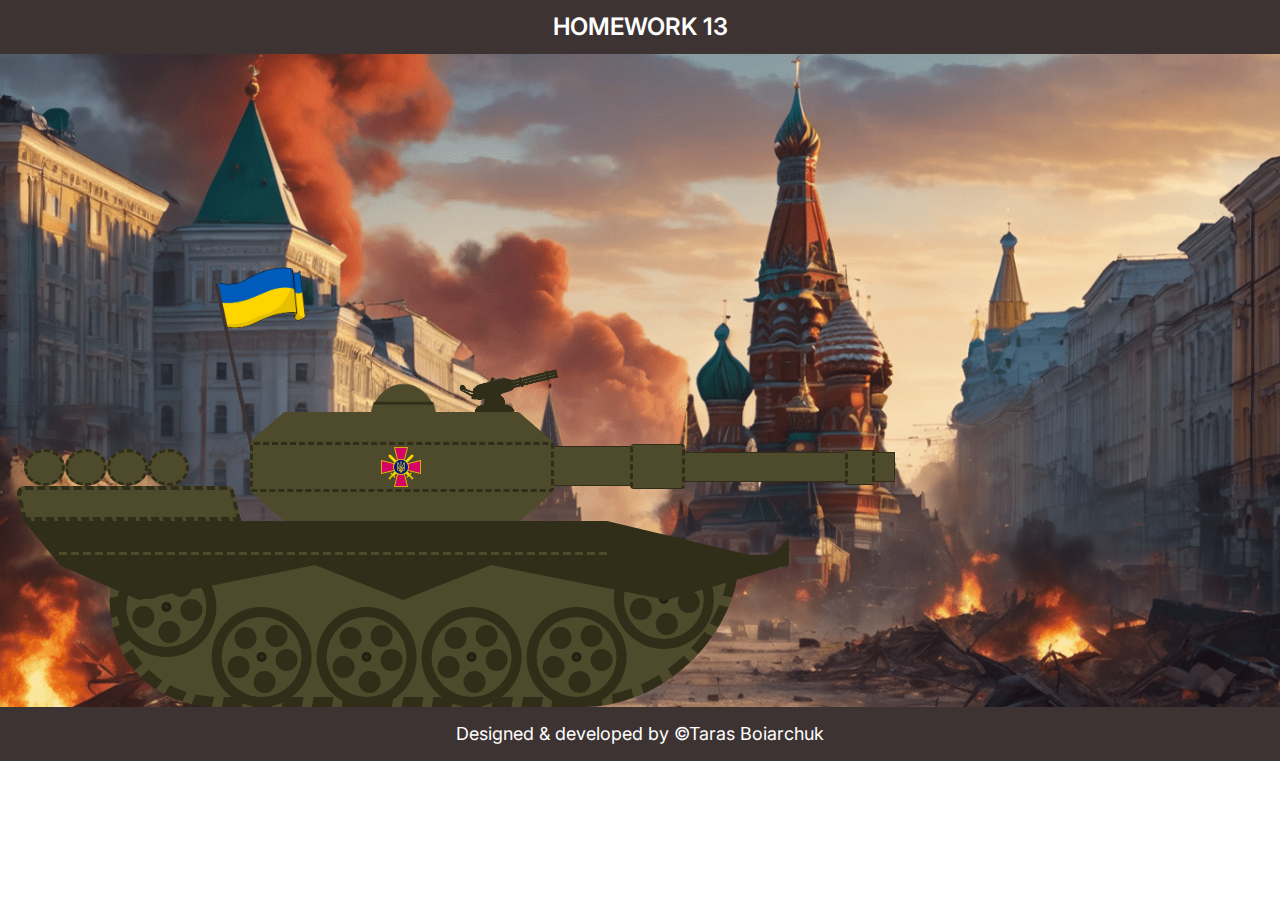
<file: homework-13/index.html>
<!DOCTYPE html>
<html lang="en">
<head>
  <meta charset="UTF-8">
  <meta name="viewport" content="width=device-width, initial-scale=1.0">
  <link rel="stylesheet" href="css/style.css">
  <title>Homework 13</title>
</head>

<body>
  <div class="wrapper">
    <header class="header header--fix">
      <div class="header__container">
        <p>HOMEWORK 13</p>
      </div>
    </header>

    <main class="page">
      <div class="page__container tank">

        <div class="tank__barrel barrel">
          <div class="tank__barel-item barel-item barel-item1"></div>
          <div class="tank__barel-item barel-item barel-item2"></div>
          <div class="tank__barel-item barel-item barel-item3"></div>
          <div class="tank__barel-item barel-item barel-item4"></div>
          <div class="tank__barel-item barel-item barel-item5"></div>

        </div>

        <div class="tank__other-stuff">
          <div class="other-stuff__flag our-flag">
            <img class="ukr-flag" src="img/flag.png" alt="flag">
          </div>
          <div class="other-stuff__hatch tank-hatch">
            <img class="hatch" src="img/hatch.png" alt="hatch">
          </div>
          <div class="other-stuff__machine-gun machine-gun">
            <img class="heavy-machine-gun" src="img/heavy-machine-gun.png" alt="machine-gun">
          </div>
        </div>

        <div class="tank__tower tower">
          <div class="tower__part tower-part-minus-upper"></div>
          <div class="tower__part tower-part-plus-upper"></div>
          <div class="tower__part tower-part">
            <img class="tower__part-image tower-image" src="img/Emblem_of_the_Ukrainian_Ground_Forces.svg" alt="emblem">
          </div>
          <div class="tower__part tower-part-plus-lower"></div>
          <div class="tower__part tower-part-minus-lower"></div>
        </div>

        <div class="tank__back-side back-side">
          <div class="back-side__tanker tanker tanker1"></div>
          <div class="back-side__tanker tanker tanker2"></div>
          <div class="back-side__tanker tanker tanker3"></div>
          <div class="back-side__tanker tanker tanker4"></div>
          <div class="bakc-side__block back-block"></div>
        </div>


        <div class="tank__middle-part">
          <div class="middle-part__beam armour-beam-above">
            <div class="armour-beam-above__headlamp headlamp"></div>
          </div>
          <div class="middle-part__beam armour-beam"></div>
          <div class="middle-part__armour armour armour-wrapper">
            <div class="armour__left-armour left-armour"></div>
            <div class="armour__middle-armour middle-armour middle-armour-one"></div>
            <div class="armour__middle-armour middle-armour middle-armour-two"></div>
            <div class="armour__middle-armour middle-armour middle-armour-three"></div>
            <div class="armour__right-armour right-armour">
              <div class="right-part__cover-detail cover-detail"></div>
              <div class="right-part__cover-detail cover-detail"></div> -->
            </div>
          </div>
        </div>
        <div class="tank__lower-part">
          <div class="lower-part__wheels wheels">
            <div class="wheels__wheel-item wheel-item-left">
              <div class="wheel-item__inner inner-sircle">
                <div class="inner-small-sircle-center"></div>
                <div class="inner-small-sircle sircle1"></div>
                <div class="inner-small-sircle sircle2"></div>
                <div class="inner-small-sircle sircle3"></div>
                <div class="inner-small-sircle sircle4"></div>
                <div class="inner-small-sircle sircle5"></div>
              </div>
            </div>
            <div class="wheels__wheel-item wheel-item">
              <div class="wheel-item__inner inner-sircle">
                <div class="inner-small-sircle-center"></div>
                <div class="inner-small-sircle sircle1"></div>
                <div class="inner-small-sircle sircle2"></div>
                <div class="inner-small-sircle sircle3"></div>
                <div class="inner-small-sircle sircle4"></div>
                <div class="inner-small-sircle sircle5"></div>
              </div>
            </div>
            <div class="wheels__wheel-item wheel-item">
              <div class="wheel-item__inner inner-sircle">
                <div class="inner-small-sircle-center"></div>
                <div class="inner-small-sircle sircle1"></div>
                <div class="inner-small-sircle sircle2"></div>
                <div class="inner-small-sircle sircle3"></div>
                <div class="inner-small-sircle sircle4"></div>
                <div class="inner-small-sircle sircle5"></div>
              </div>
            </div>
            <div class="wheels__wheel-item wheel-item">
              <div class="wheel-item__inner inner-sircle">
                <div class="inner-small-sircle-center"></div>
                <div class="inner-small-sircle sircle1"></div>
                <div class="inner-small-sircle sircle2"></div>
                <div class="inner-small-sircle sircle3"></div>
                <div class="inner-small-sircle sircle4"></div>
                <div class="inner-small-sircle sircle5"></div>
              </div>
            </div>
            <div class="wheels__wheel-item wheel-item">
              <div class="wheel-item__inner inner-sircle">
                <div class="inner-small-sircle-center"></div>
                <div class="inner-small-sircle sircle1"></div>
                <div class="inner-small-sircle sircle2"></div>
                <div class="inner-small-sircle sircle3"></div>
                <div class="inner-small-sircle sircle4"></div>
                <div class="inner-small-sircle sircle5"></div>
              </div>
            </div>
            <!-- <div class="wheels__wheel-item wheel-item">
              <div class="wheel-item__inner inner-sircle">
                <div class="inner-small-sircle-center"></div>
                <div class="inner-small-sircle sircle1"></div>
                <div class="inner-small-sircle sircle2"></div>
                <div class="inner-small-sircle sircle3"></div>
                <div class="inner-small-sircle sircle4"></div>
                <div class="inner-small-sircle sircle5"></div>
              </div>
            </div> -->
            <!-- <div class="wheels__wheel-item wheel-item">
              <div class="wheel-item__inner inner-sircle">
                <div class="inner-small-sircle-center"></div>
                <div class="inner-small-sircle sircle1"></div>
                <div class="inner-small-sircle sircle2"></div>
                <div class="inner-small-sircle sircle3"></div>
                <div class="inner-small-sircle sircle4"></div>
                <div class="inner-small-sircle sircle5"></div>
              </div>
            </div> -->
            <div class="wheels__wheel-item wheel-item-right">
              <div class="wheel-item__inner inner-sircle">
                <div class="inner-small-sircle-center"></div>
                <div class="inner-small-sircle sircle1"></div>
                <div class="inner-small-sircle sircle2"></div>
                <div class="inner-small-sircle sircle3"></div>
                <div class="inner-small-sircle sircle4"></div>
                <div class="inner-small-sircle sircle5"></div>
              </div>
            </div>
          </div>
        </div>
      </div>
    </main>
    <footer class="footer">
      <div class="footer__container">
        <p class="sign">Designed & developed by ©Taras Boiarchuk</p>
      </div>
    </footer>
</div>
</body>
</html>
</file>
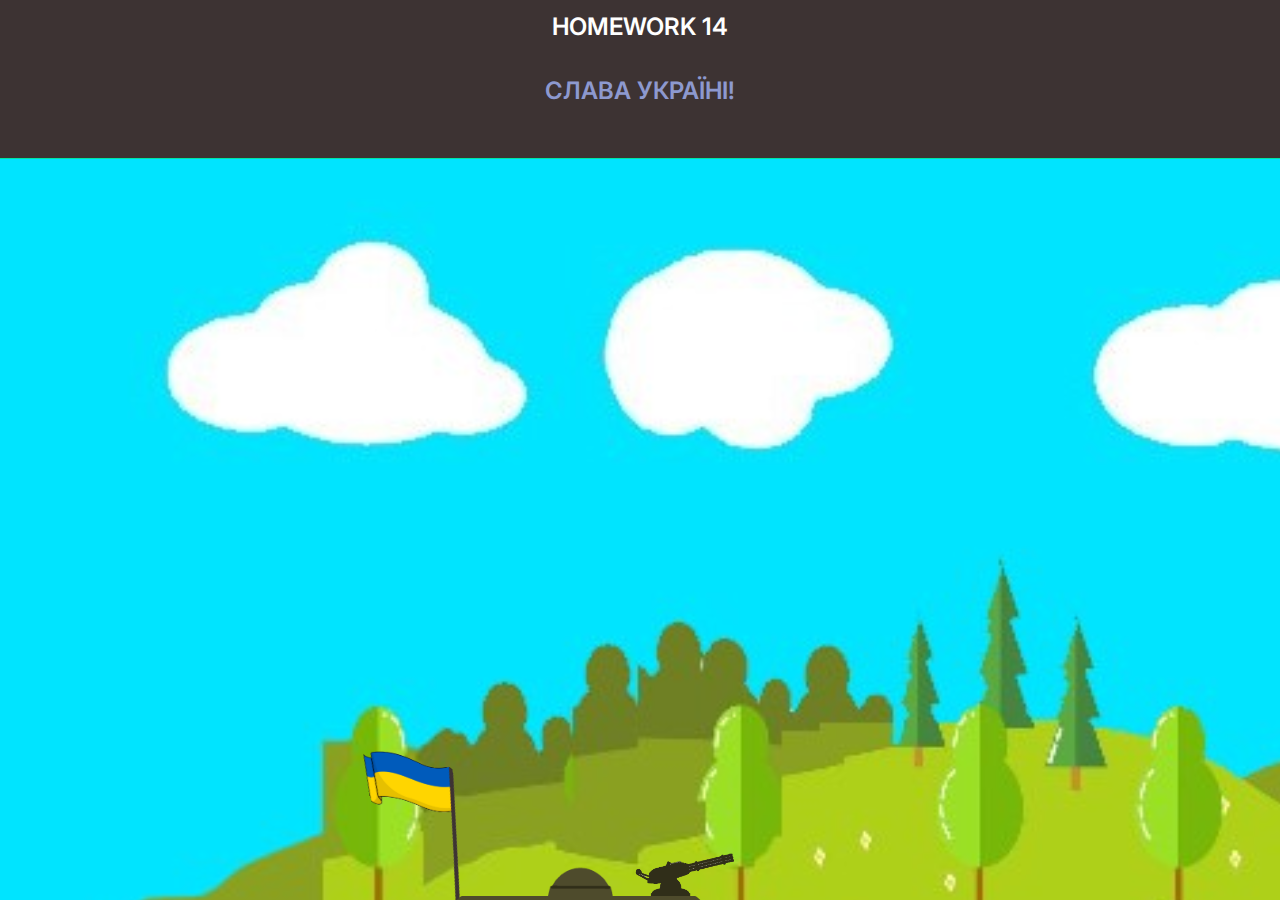
<file: homework-14/index.html>
<!DOCTYPE html>
<html lang="en">
<head>
  <meta charset="UTF-8">
  <meta name="viewport" content="width=device-width, initial-scale=1.0">
  <link rel="stylesheet" href="css/style.css">
  <title>Homework 14</title>
</head>

<body>
  <div class="wrapper">
    <header class="header header--fix">
      <div class="header__container">
        <p>HOMEWORK 14</p>
        <p class="glory">СЛАВА УКРАЇНІ!</p>

      </div>
    </header>

    <main class="page">
      <div class="page__container tank">

        <div class="tank__barrel barrel">
          <div class="tank__barel-item barel-item barel-item1"></div>
          <div class="tank__barel-item barel-item barel-item2"></div>
          <div class="tank__barel-item barel-item barel-item3"></div>
          <div class="tank__barel-item barel-item barel-item4"></div>
          <div class="tank__barel-item barel-item barel-item5"></div>

        </div>

        <div class="tank__shell shell"></div>

        <div class="tank__other-stuff">
          <div class="other-stuff__flag our-flag">
            <img class="ukr-flag" src="img/flag.png" alt="flag">
          </div>
          <div class="other-stuff__hatch tank-hatch">
            <img class="hatch" src="img/hatch.png" alt="hatch">
          </div>
          <div class="other-stuff__machine-gun machine-gun">
            <img class="heavy-machine-gun" src="img/heavy-machine-gun.png" alt="machine-gun">
          </div>
        </div>

        <div class="tank__tower tower">
          <div class="tower__part tower-part-minus-upper"></div>
          <div class="tower__part tower-part-plus-upper"></div>
          <div class="tower__part tower-part">
            <img class="tower__part-image tower-image" src="img/Emblem_of_the_Ukrainian_Ground_Forces.svg" alt="emblem">
          </div>
          <div class="tower__part tower-part-plus-lower"></div>
          <div class="tower__part tower-part-minus-lower"></div>
        </div>

        <div class="tank__back-side back-side">
          <div class="back-side__tanker tanker tanker1"></div>
          <div class="back-side__tanker tanker tanker2"></div>
          <div class="back-side__tanker tanker tanker3"></div>
          <div class="back-side__tanker tanker tanker4"></div>
          <div class="bakc-side__block back-block"></div>
        </div>


        <div class="tank__middle-part">
          <div class="middle-part__beam armour-beam-above">
            <div class="armour-beam-above__headlamp headlamp"></div>
          </div>
          <div class="middle-part__beam armour-beam"></div>
          <div class="middle-part__armour armour armour-wrapper">
            <div class="armour__left-armour left-armour"></div>
            <div class="armour__middle-armour middle-armour middle-armour-one"></div>
            <div class="armour__middle-armour middle-armour middle-armour-two"></div>
            <div class="armour__middle-armour middle-armour middle-armour-three"></div>
            <div class="armour__right-armour right-armour">
              <div class="right-part__cover-detail cover-detail"></div>
              <div class="right-part__cover-detail cover-detail"></div> -->
            </div>
          </div>
        </div>
        <div class="tank__lower-part">
          <div class="lower-part__wheels wheels">
            <div class="wheels__wheel-item wheel-item-left">
              <div class="wheel-item__inner inner-sircle">
                <div class="inner-small-sircle-center"></div>
                <div class="inner-small-sircle sircle1"></div>
                <div class="inner-small-sircle sircle2"></div>
                <div class="inner-small-sircle sircle3"></div>
                <div class="inner-small-sircle sircle4"></div>
                <div class="inner-small-sircle sircle5"></div>
              </div>
            </div>
            <div class="wheels__wheel-item wheel-item">
              <div class="wheel-item__inner inner-sircle">
                <div class="inner-small-sircle-center"></div>
                <div class="inner-small-sircle sircle1"></div>
                <div class="inner-small-sircle sircle2"></div>
                <div class="inner-small-sircle sircle3"></div>
                <div class="inner-small-sircle sircle4"></div>
                <div class="inner-small-sircle sircle5"></div>
              </div>
            </div>
            <div class="wheels__wheel-item wheel-item">
              <div class="wheel-item__inner inner-sircle">
                <div class="inner-small-sircle-center"></div>
                <div class="inner-small-sircle sircle1"></div>
                <div class="inner-small-sircle sircle2"></div>
                <div class="inner-small-sircle sircle3"></div>
                <div class="inner-small-sircle sircle4"></div>
                <div class="inner-small-sircle sircle5"></div>
              </div>
            </div>
            <div class="wheels__wheel-item wheel-item">
              <div class="wheel-item__inner inner-sircle">
                <div class="inner-small-sircle-center"></div>
                <div class="inner-small-sircle sircle1"></div>
                <div class="inner-small-sircle sircle2"></div>
                <div class="inner-small-sircle sircle3"></div>
                <div class="inner-small-sircle sircle4"></div>
                <div class="inner-small-sircle sircle5"></div>
              </div>
            </div>
            <div class="wheels__wheel-item wheel-item">
              <div class="wheel-item__inner inner-sircle">
                <div class="inner-small-sircle-center"></div>
                <div class="inner-small-sircle sircle1"></div>
                <div class="inner-small-sircle sircle2"></div>
                <div class="inner-small-sircle sircle3"></div>
                <div class="inner-small-sircle sircle4"></div>
                <div class="inner-small-sircle sircle5"></div>
              </div>
            </div>
            <!-- <div class="wheels__wheel-item wheel-item">
              <div class="wheel-item__inner inner-sircle">
                <div class="inner-small-sircle-center"></div>
                <div class="inner-small-sircle sircle1"></div>
                <div class="inner-small-sircle sircle2"></div>
                <div class="inner-small-sircle sircle3"></div>
                <div class="inner-small-sircle sircle4"></div>
                <div class="inner-small-sircle sircle5"></div>
              </div>
            </div> -->
            <!-- <div class="wheels__wheel-item wheel-item">
              <div class="wheel-item__inner inner-sircle">
                <div class="inner-small-sircle-center"></div>
                <div class="inner-small-sircle sircle1"></div>
                <div class="inner-small-sircle sircle2"></div>
                <div class="inner-small-sircle sircle3"></div>
                <div class="inner-small-sircle sircle4"></div>
                <div class="inner-small-sircle sircle5"></div>
              </div>
            </div> -->
            <div class="wheels__wheel-item wheel-item-right">
              <div class="wheel-item__inner inner-sircle">
                <div class="inner-small-sircle-center"></div>
                <div class="inner-small-sircle sircle1"></div>
                <div class="inner-small-sircle sircle2"></div>
                <div class="inner-small-sircle sircle3"></div>
                <div class="inner-small-sircle sircle4"></div>
                <div class="inner-small-sircle sircle5"></div>
              </div>
            </div>
          </div>
        </div>
      </div>

      <div class="kremlin">
        <img class="kremlin-pic" src="img/kremlin.png" alt="kremlin">
        <img class="bam" src="img/bam.png" alt="exlplouser">
        <img class="destroyed-kremlin" src="img/kremlin-destroyed.png" alt="dsetroyed kremlin">
      </div>
    </main>
    <footer class="footer">
      <div class="footer__container">
        <p class="sign">Designed & developed by ©Taras Boiarchuk</p>
      </div>
    </footer>
</div>
</body>
</html>
</file>
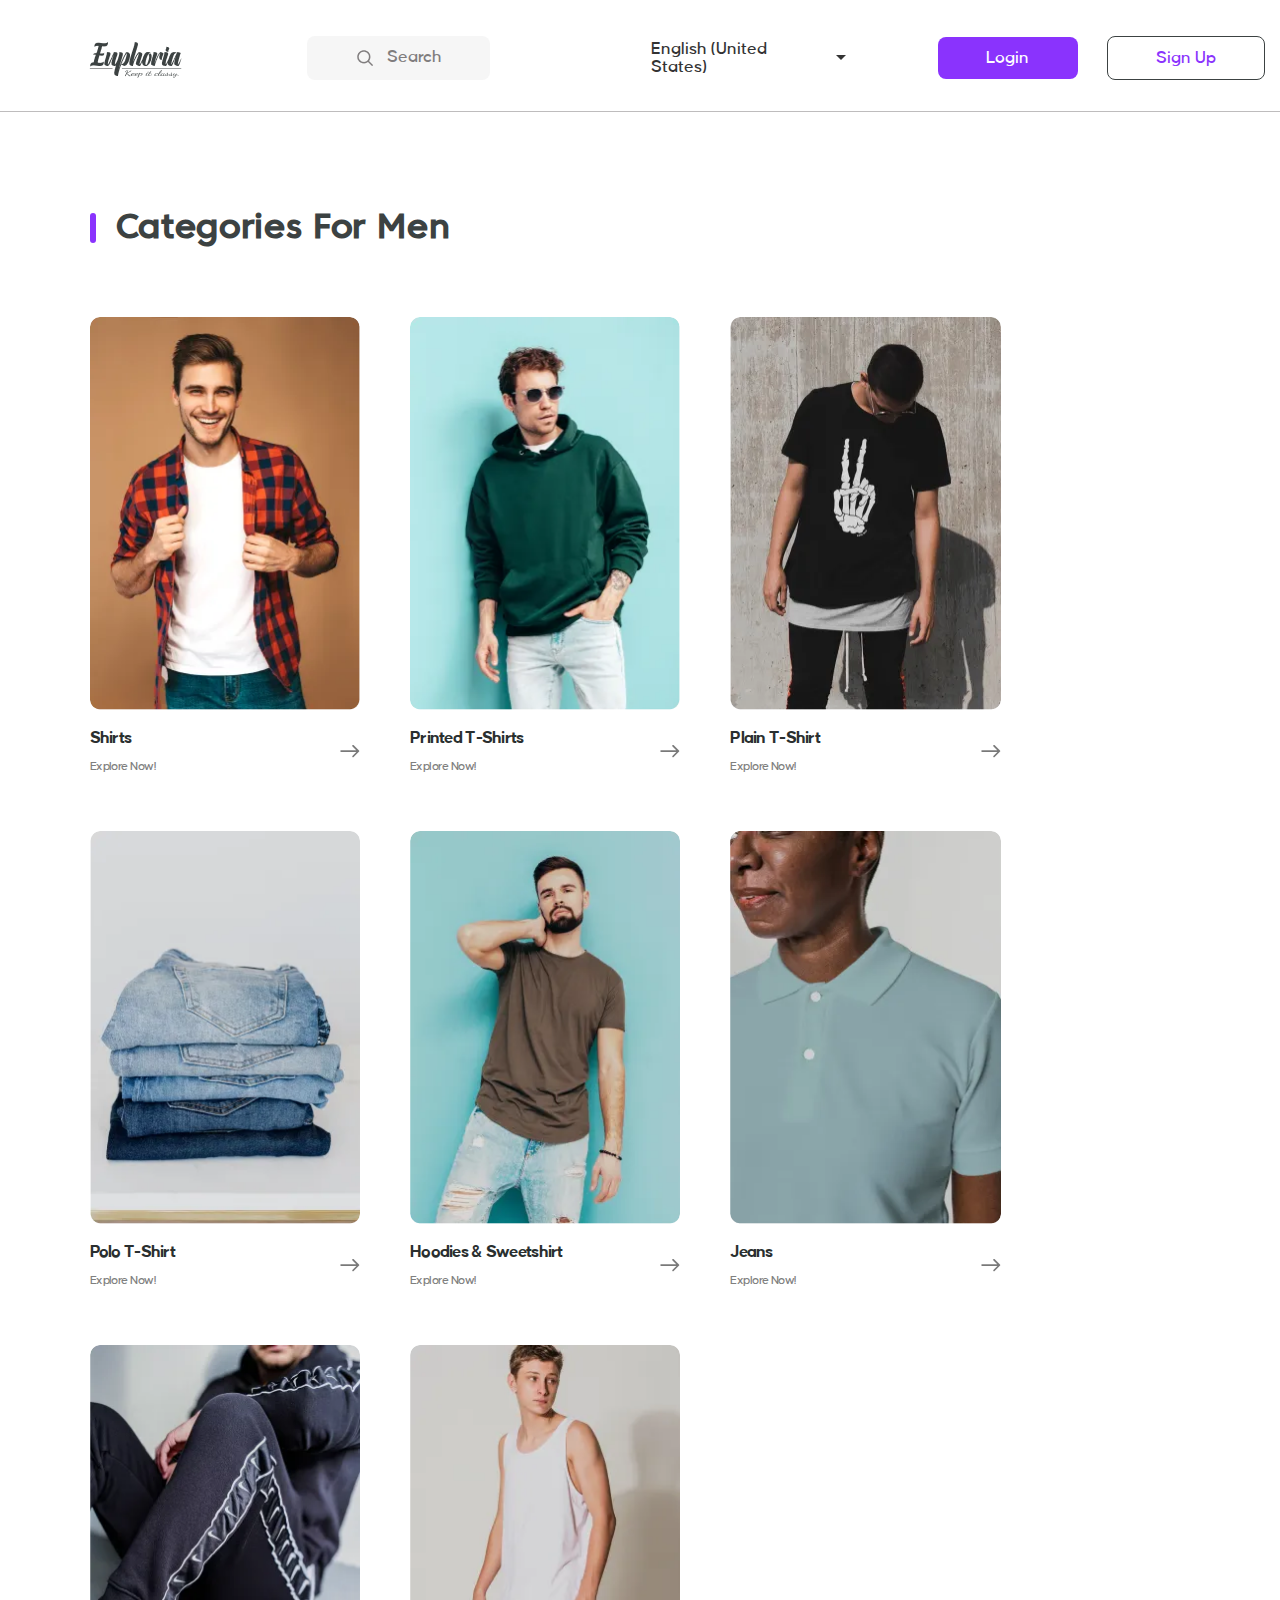
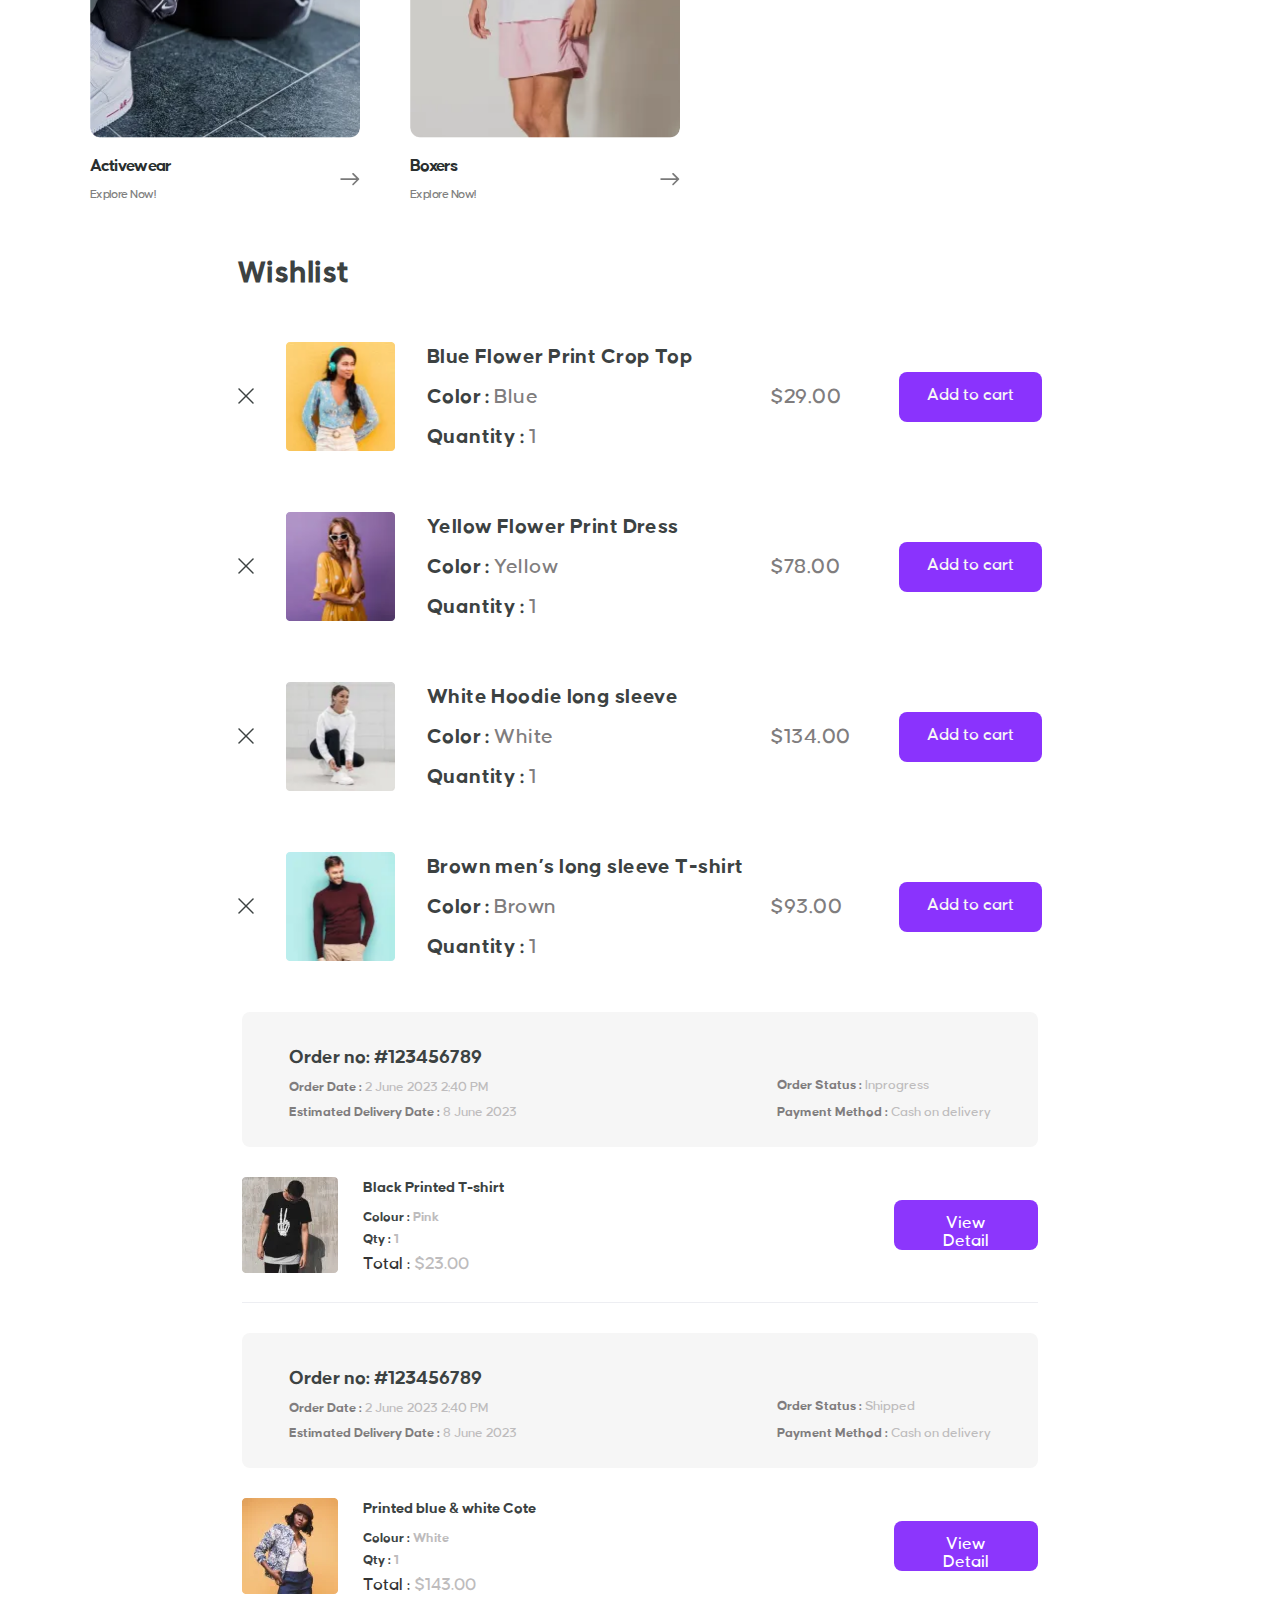
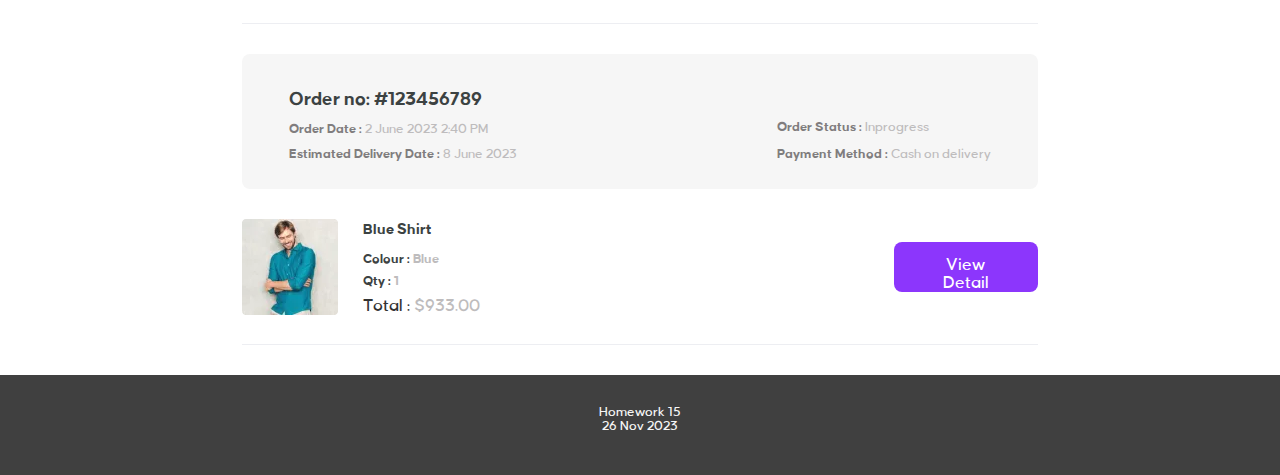
<file: homework-15/index.html>
<!DOCTYPE html>
<html lang="en">

<head>
  <meta charset="UTF-8">
  <meta name="viewport" content="width=device-width, initial-scale=1.0">
  <link rel="stylesheet" href="css/style.css">
  <link rel="shortcut icon" href="/img/icons/favicon.ico" type="image/x-icon">
  <title>Homework 15</title>
</head>

<body>
  <div class="wrapper">
    <header class="header header--fix">
      <div class="header__container">
        <div class="header__body body-header">
          <div class="header__logo header-logo">
            <img src="img/icons/Logo.png" alt="logo">
          </div>
          <div class="header__search-field search-field">
            <div class="search-field__icon icon-loupe">
              <img src="img/icons/loupe.png" alt="search">
            </div>
            <div class="serch-field__text text-field">
              Search
            </div>
          </div>
          <div class="header__languages languages">
            <div class="languages__body">
              <div class="languages__text">
                <p>English (United States)</p>
              </div>
              <div class="languages__icon">
                <img class="arrow" src="img/icons/arrow.png" alt="icon">
              </div>
              <div class="languages__list">
                <ul class="languages__ul-list">
                  <li class="languages__item">Deutsch (Germany)</li>
                  <li class="languages__item">Français (France)</li>
                  <li class="languages__item">Українська (Ukraine)</li>
                </ul>
              </div>
            </div>
          </div>
          <div class="header__buttons buttons-header">
            <a href="index.html" class="buttons-header__login-button login-button">Login</a>
            <a href="index.html" class="buttons-header__signup-button signup-button">Sign Up</a>
          </div>
        </div>
      </div>
    </header>

    <main class="page">
      <div class="page__container">

        <!-- ======================================================== -->
        <!-- categories-men -->

        <div class="page__categories-men categories-men">
          <div class="categories-men__title men-title">
            <p class="categories-men__text men-text">Categories For Men</p>
          </div>
          <div class="categories-men__pic-wrapper pic-wrapper">
            <div class="pic-wrapper__item item-article">
              <div class="item-article__image image-article">
                <img src="img/categories-men/pic-man1.webp" alt="image">
              </div>
              <div class="article-item__content">
                <div class="article-item__title article-title">
                  <p class="item-text">Shirts</p>
                  <a href="index.html" class="item-final-text">Explore Now!</a>
                </div>
                <div class="article-item__icon">
                  <img src="img/icons/arrow-right.png" alt="arrow-right">
                </div>
              </div>
            </div>

            <div class="pic-wrapper__item item-article">
              <div class="item-article__image image-article">
                <img src="img/categories-men/pic-man2.webp" alt="image">
              </div>
              <div class="article-item__content">
                <div class="item-article__title article-title">
                  <p class="item-text">Printed T-Shirts</p>
                  <a href="index.html" class="item-final-text">Explore Now!</a>
                </div>
                <div class="article-item__icon">
                  <img src="img/icons/arrow-right.png" alt="arrow-right">
                </div>
              </div>
            </div>

            <div class="pic-wrapper__item item-article">
              <div class="item-article__image image-article">
                <img src="img/categories-men/pic-man3.webp" alt="image">
              </div>
              <div class="article-item__content">
                <div class="item-article__title article-title">
                  <p class="item-text">Plain T-Shirt</p>
                  <a href="index.html" class="item-final-text">Explore Now!</a>
                </div>
                <div class="article-item__icon">
                  <img src="img/icons/arrow-right.png" alt="arrow-right">
                </div>
              </div>
            </div>

            <div class="pic-wrapper__item item-article">
              <div class="item-article__image image-article">
                <img src="img/categories-men/pic-man4.webp" alt="image">
              </div>
              <div class="article-item__content">
                <div class="item-article__title article-title">
                  <p class="item-text">Polo T-Shirt</p>
                  <a href="index.html" class="item-final-text">Explore Now!</a>
                </div>
                <div class="article-item__icon">
                  <img src="img/icons/arrow-right.png" alt="arrow-right">
                </div>
              </div>
            </div>

            <div class="pic-wrapper__item item-article">
              <div class="item-article__image image-article">
                <img src="img/categories-men/pic-man5.webp" alt="image">
              </div>
              <div class="article-item__content">
                <div class="item-article__title article-title">
                  <p class="item-text">Hoodies & Sweetshirt</p>
                  <a href="index.html" class="item-final-text">Explore Now!</a>
                </div>
                <div class="article-item__icon">
                  <img src="img/icons/arrow-right.png" alt="arrow-right">
                </div>
              </div>
            </div>

            <div class="pic-wrapper__item item-article">
              <div class="item-article__image image-article">
                <img src="img/categories-men/pic-man6.webp" alt="image">
              </div>
              <div class="article-item__content">
                <div class="item-article__title article-title">
                  <p class="item-text">Jeans</p>
                  <a href="index.html" class="item-final-text">Explore Now!</a>
                </div>
                <div class="article-item__icon">
                  <img src="img/icons/arrow-right.png" alt="arrow-right">
                </div>
              </div>
            </div>

            <div class="pic-wrapper__item item-article">
              <div class="item-article__image image-article">
                <img src="img/categories-men/pic-man7.webp" alt="image">
              </div>
              <div class="article-item__content">
                <div class="item-article__title article-title">
                  <p class="item-text">Activewear</p>
                  <a href="index.html" class="item-final-text">Explore Now!</a>
                </div>
                <div class="article-item__icon">
                  <img src="img/icons/arrow-right.png" alt="arrow-right">
                </div>
              </div>
            </div>

            <div class="pic-wrapper__item item-article">
              <div class="item-article__image image-article">
                <img src="img/categories-men/pic-man8.webp" alt="image">
              </div>
              <div class="article-item__content">
                <div class="item-article__title article-title">
                  <p class="item-text">Boxers</p>
                  <a href="index.html" class="item-final-text">Explore Now!</a>
                </div>
                <div class="article-item__icon">
                  <img src="img/icons/arrow-right.png" alt="arrow-right">
                </div>
              </div>
            </div>
          </div>
        </div>

        <!-- ======================================================== -->
        <!-- Wish list -->
        <div class="page__wishlist wishlist">
          <!-- Wishlist title -->
          <h2 class="wishlist__title wishlist-title">Wishlist</h2>
          <div class="wishlist__wrapper wishlist-item-wrapper">
            <!-- ======================================================== -->
            <!-- 1st wishlist item -->
            <div class="wishlist-item-wrapper__wishlist-item wishlist-item">
              <a href="index.html" class="wishlist-item__close-icon close-icon">
                <img src="img/icons/close.png" alt="closing cross">
              </a>
              <a href="index.html" class="wishlist-item__product-image product-image">
                <img src="img/wish-list/item1.webp" alt="product image">
              </a>
              <div class="wishlist-item__content item-content">
                <div class="item-content__text-description text-description">
                  <p><span>Blue Flower Print Crop Top</span></p>
                  <p><span>Color :</span> Blue</p>
                  <p><span>Quantity :</span> 1</p>
                </div>
                <div class="wishlist-item__item-details item-details">
                  <div class="wishlist-item__price item-price">
                    <p>$29.00</p>
                  </div>
                  <a href="index.html" class="wishlist-item__button add-to-cart-button">Add to cart</a>
                </div>
              </div>
            </div>
            <!-- end of 1st wishlist item -->

            <!-- 2nd wishlist item -->
            <div class="wishlist-item-wrapper__wishlist-item wishlist-item">
              <a href="index.html" class="wishlist-item__close-icon close-icon">
                <img src="img/icons/close.png" alt="closing cross">
              </a>
              <a href="index.html" class="wishlist-item__product-image product-image">
                <img src="img/wish-list/item2.webp" alt="product image">
              </a>
              <div class="wishlist-item__content item-content">
                <div class="item-content__text-description text-description">
                  <p><span>Yellow Flower Print Dress</span></p>
                  <p><span>Color :</span> Yellow</p>
                  <p><span>Quantity :</span> 1</p>
                </div>
                <div class="wishlist-item__item-details item-details">
                  <div class="wishlist-item__price item-price">
                    <p>$78.00</p>
                  </div>
                  <a href="index.html" class="wishlist-item__button add-to-cart-button">Add to cart</a>
                </div>
              </div>
            </div>
            <!-- end of 2nd wishlist item -->

            <!-- 3d wishlist item -->
            <div class="wishlist-item-wrapper__wishlist-item wishlist-item">
              <a href="index.html" class="wishlist-item__close-icon close-icon">
                <img src="img/icons/close.png" alt="closing cross">
              </a>
              <a href="index.html" class="wishlist-item__product-image product-image">
                <img src="img/wish-list/item3.webp" alt="product image">
              </a>
              <div class="wishlist-item__content item-content">
                <div class="item-content__text-description text-description">
                  <p><span>White Hoodie long sleeve</span></p>
                  <p><span>Color :</span> White</p>
                  <p><span>Quantity :</span> 1</p>
                </div>
                <div class="wishlist-item__item-details item-details">
                  <div class="wishlist-item__price item-price">
                    <p>$134.00</p>
                  </div>
                  <a href="index.html" class="wishlist-item__button add-to-cart-button">Add to cart</a>
                </div>
              </div>
            </div>
            <!-- end of 3d wishlist item -->

            <!-- 4th wishlist item -->
            <div class="wishlist-item-wrapper__wishlist-item wishlist-item">
              <a href="index.html" class="wishlist-item__close-icon close-icon">
                <img src="img/icons/close.png" alt="closing cross">
              </a>
              <a href="index.html" class="wishlist-item__product-image product-image">
                <img src="img/wish-list/item4.webp" alt="product image">
              </a>
              <div class="wishlist-item__content item-content">
                <div class="item-content__text-description text-description">
                  <p><span>Brown men’s long sleeve T-shirt</span></p>
                  <p><span>Color :</span> Brown</p>
                  <p><span>Quantity :</span> 1</p>
                </div>
                <div class="wishlist-item__item-details item-details">
                  <div class="wishlist-item__price item-price">
                    <p>$93.00</p>
                  </div>
                  <a href="index.html" class="wishlist-item__button add-to-cart-button">Add to cart</a>
                </div>
              </div>
            </div>
            <!-- end of 4th wishlist item -->

          </div>
        </div>

        <!-- ======================================================== -->
        <!-- Orders -->

        <div class="page__orders-wrapper orders-wrapper">
          <!-- block type 1 -->
          <div class="page__orders-list-info orders-list-info">
            <div class="order-list__text-box text-box1">
              <p class="order-number">Order no: #123456789</p>
              <p class="order-date">Order Date : <span>2 June 2023 2:40 PM</span></p>
              <p class="delivery-date">Estimated Delivery Date : <span>8 June 2023</span></p>
            </div>
            <div class="order-list__text-box text-box2">
              <p class="order-status">Order Status : <span>Inprogress</span></p>
              <p class="payment-method">Payment Method : <span>Cash on delivery</span></p>
            </div>
          </div>

          <!-- block type 2 -->
          <div class="page__orders-produt-details product-details">
            <div class="product-details__info product-info">
              <a href="#" class="product-info__image">
                <img src="img/ordered/item1.webp" alt="image">
              </a>
              <div class="product-info__description item-description">
                <p>Black Printed T-shirt</p>
                <p>Colour : <span>Pink</span></p>
                <p>Qty : <span>1</span></p>
                <p>Total : <span>$23.00</span></p>
              </div>
            </div>
            <a href="index.html" class="product-details__button">View Detail</a>
          </div>
          <!-- block type 1 -->
          <div class="page__orders-list-info orders-list-info">
            <div class="order-list__text-box text-box1">
              <p class="order-number">Order no: #123456789</p>
              <p class="order-date">Order Date : <span>2 June 2023 2:40 PM</span></p>
              <p class="delivery-date">Estimated Delivery Date : <span>8 June 2023</span></p>
            </div>
            <div class="order-list__text-box text-box2">
              <p class="order-status">Order Status : <span>Shipped</span></p>
              <p class="payment-method">Payment Method : <span>Cash on delivery</span></p>
            </div>
          </div>
          <!-- block type 2 -->
          <div class="page__orders-produt-details product-details">
            <div class="product-details__info product-info">
              <a href="#" class="product-info__image">
                <img src="img/ordered/item2.webp" alt="image">
              </a>
              <div class="product-info__description item-description">
                <p>Printed blue & white Cote</p>
                <p>Colour : <span>White</span></p>
                <p>Qty : <span>1</span></p>
                <p>Total : <span>$143.00</span></p>
              </div>
            </div>
            <a href="index.html" class="product-details__button">View Detail</a>
          </div>

          <!-- block type 1 -->
          <div class="page__orders-list-info orders-list-info">
            <div class="order-list__text-box text-box1">
              <p class="order-number">Order no: #123456789</p>
              <p class="order-date">Order Date : <span>2 June 2023 2:40 PM</span></p>
              <p class="delivery-date">Estimated Delivery Date : <span>8 June 2023</span></p>
            </div>
            <div class="order-list__text-box text-box2">
              <p class="order-status">Order Status : <span>Inprogress</span></p>
              <p class="payment-method">Payment Method : <span>Cash on delivery</span></p>
            </div>
          </div>

          <div class="page__orders-produt-details product-details">
            <div class="product-details__info product-info">
              <a href="#" class="product-info__image">
                <img src="img/ordered/item3.webp" alt="image">
              </a>
              <div class="product-info__description item-description">
                <p>Blue Shirt</p>
                <p>Colour : <span>Blue</span></p>
                <p>Qty : <span>1</span></p>
                <p>Total : <span>$933.00</span></p>
              </div>
            </div>
            <a href="index.html" class="product-details__button">View Detail</a>
          </div>
        </div>
      </div>
    </main>

    <!-- ======================================================== -- >
    <!-- footer -->
    <footer class="footer">
      <div class="footer-container">
        <p class="sign">Homework 15</p>
        <p class="sign">26 Nov 2023</p>

      </div>
    </footer>
  </div>
</body>

</html>
</file>
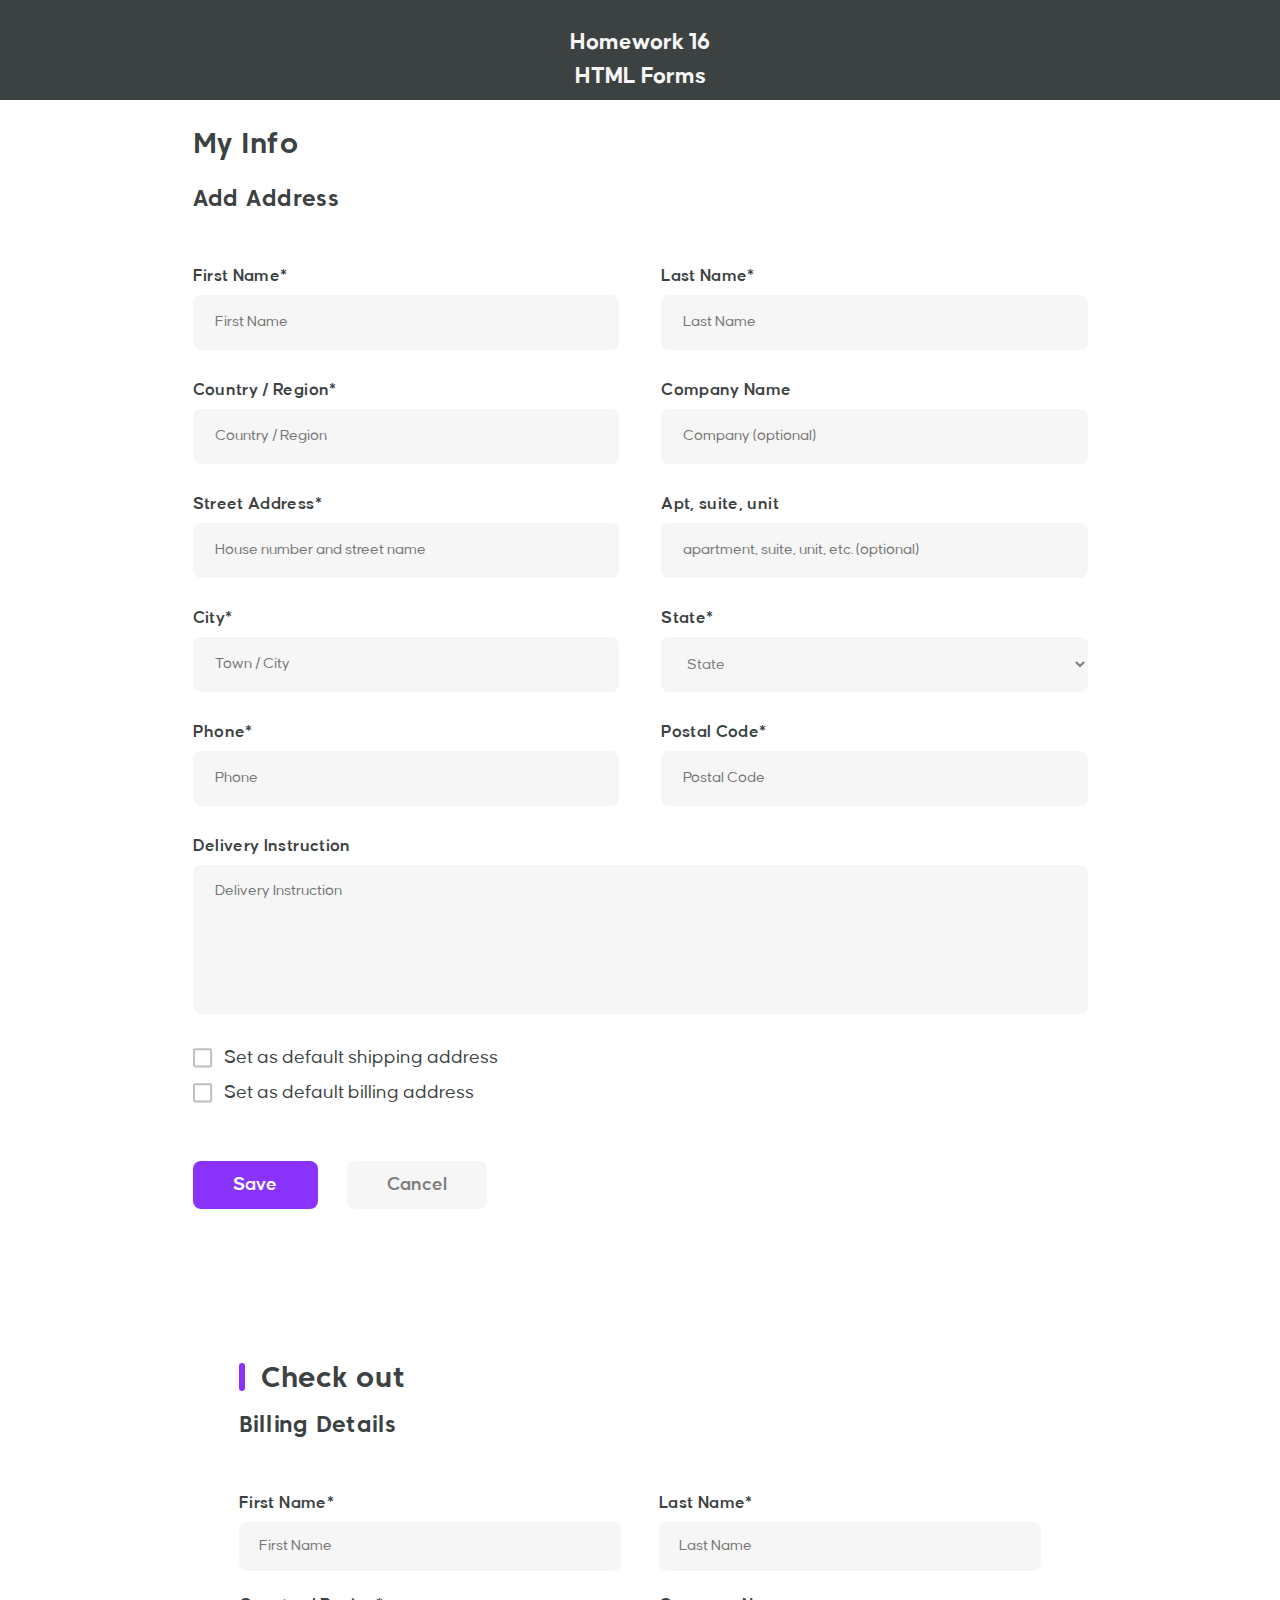
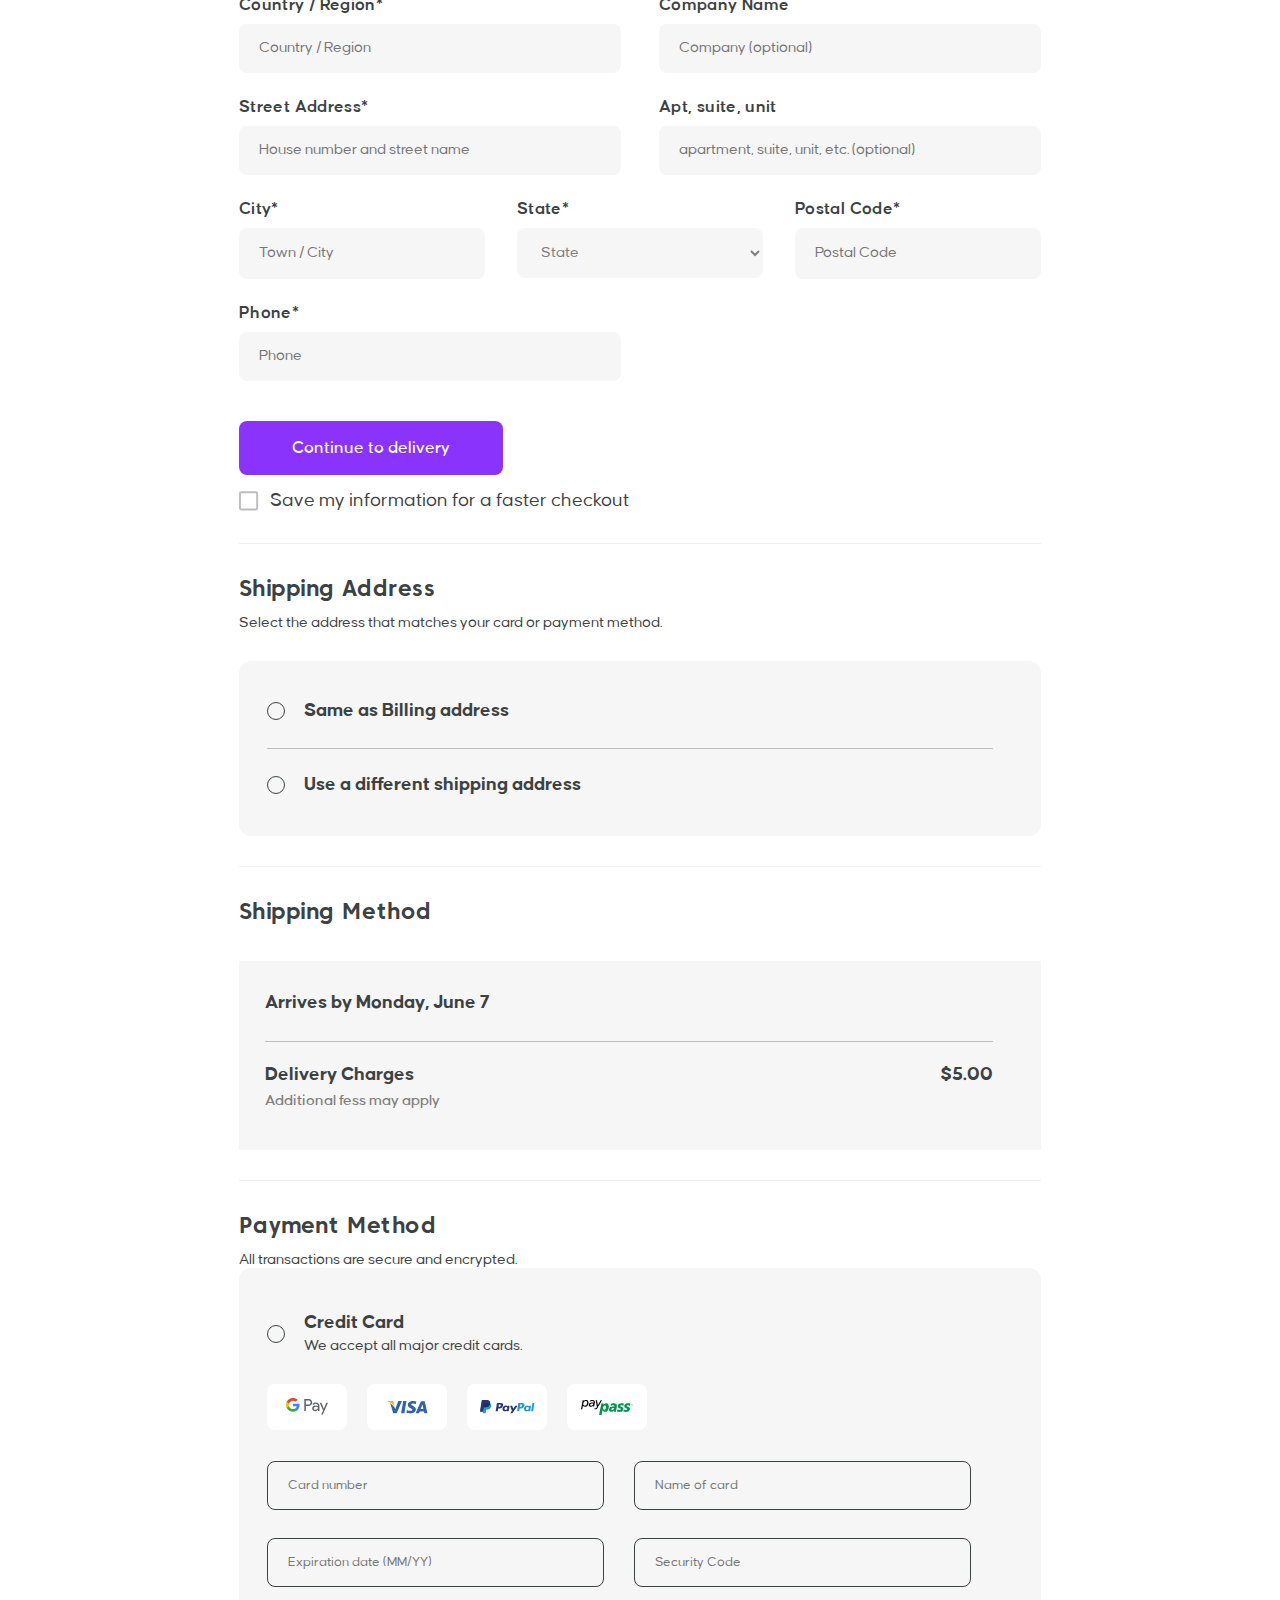
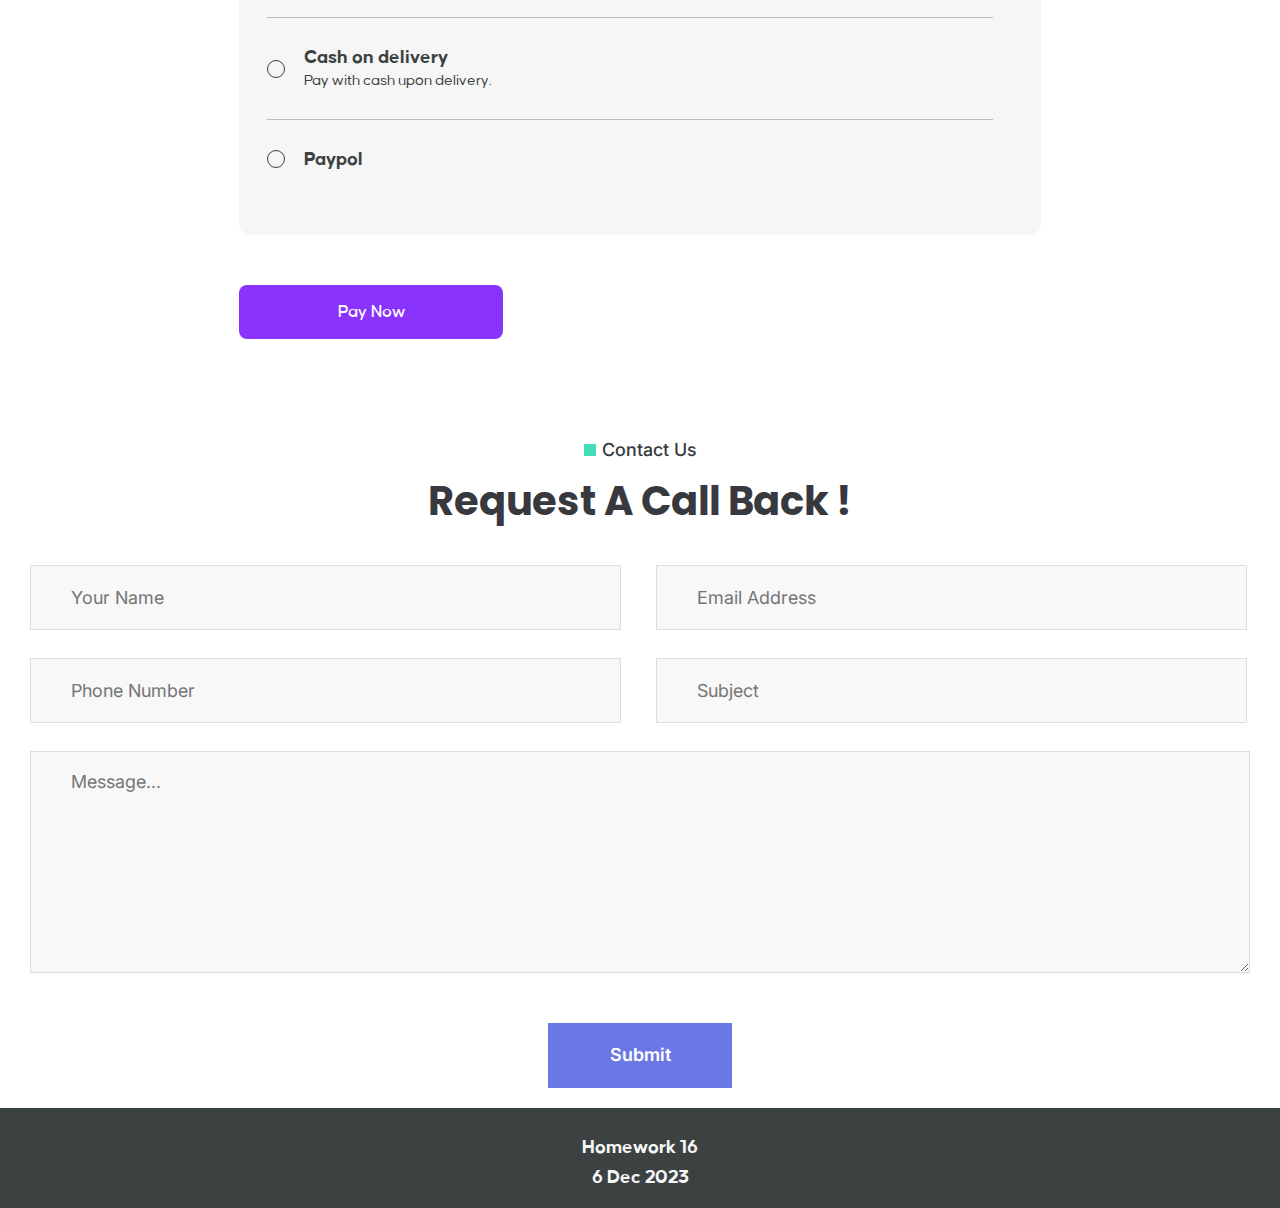
<file: homework-16/index.html>
<!DOCTYPE html>
<html lang="uk">

<head>
	<meta charset="UTF-8">
	<meta name="viewport" content="width=device-width, initial-scale=1.0">
	<link rel="stylesheet" href="css/style.css">
	<link rel="shortcut icon" href="img/favicon.ico" type="image/x-icon">
	<title>Homework 16</title>
</head>

<body>

	<div class="wrapper">

		<header class="header">
			<p class="sign">Homework 16</p>
			<p class="sign">HTML Forms</p>
		</header>

		<main class="page">
			<div class="form-wrapper">
				<h2 class="form__title">My Info</h2>
				<h3 class="form__subtitle">Add Address</h3>
				<form action="#" class="info-form" enctype="multipart/form-data">
					<div class="info-form__body-info body-info">

						<!-- form's fields -->
						<div class="body-info__form-item item-form">
							<div class="label-wrapper"><label for="first-name-form1" class="item-form__label label">First Name*</label></div>
							<input id="first-name-form1" class="item-form__input" type="text" name="first-name-form1" required=""
								placeholder="First Name">
						</div>

						<div class="body-info__form-item item-form">
							<div class="label-wrapper"><label for="last-name-form1" class="item-form__label label">Last Name*</label></div>
							<input id="last-name-form1" class="item-form__input" type="text" name="last-name-form1" required=""
								placeholder="Last Name">
						</div>

						<div class="body-info__form-item item-form">
							<div class="label-wrapper"><label for="region-info-form1" class="item-form__label label">Country / Region*</label></div>
							<input id="region-info-form1" class="item-form__input" type="text" name="region-info-form1" required=""
								placeholder="Country / Region">
						</div>

						<div class="body-info__form-item item-form">
							<div class="label-wrapper"><label for="company-info-form1" class="item-form__label label">Company Name</label></div>
							<input id="company-info-form1" class="item-form__input" type="text" name="region-info"
								placeholder="Company (optional)">
						</div>

						<div class="body-info__form-item item-form">
							<div class="label-wrapper"><label for="adress-info-form1" class="item-form__label label">Street Address*</label></div>
							<input id="adress-info-form1" class="item-form__input" type="text" name="adress-info" required=""
								placeholder="House number and street name">
						</div>

						<div class="body-info__form-item item-form">
							<div class="label-wrapper"><label for="apartment-info-form1" class="item-form__label label">Apt, suite, unit</label></div>
							<input id="apartment-info-form1" class="item-form__input" type="text" name="apartment-info"
								placeholder="apartment, suite, unit, etc. (optional)">
						</div>

						<div class="body-info__form-item item-form">
							<div class="label-wrapper"><label for="city-info-form1" class="item-form__label label">City*</label></div>
							<input id="city-info-form1" class="item-form__input" type="text" name="city-info" required=""
								placeholder="Town / City">
						</div>

						<div class="body-info__form-item item-form">
							<div class="label-wrapper"><label for="state-info-form1" class="item-form__label label">State*</label></div>
							<select id="state-info-form1" name="state" class="item-form__select" required="">
								<option value="" disabled="" selected="" hidden="">
									State
								</option>
								<option value="china">
									China
								</option>
								<option value="ukraine">
									Ukraine
								</option>
								<option value="uk">
									UK (United Kingdom)
								</option>
								<option value="brasil">
									Brasil
								</option>
							</select>
						</div>

						<div class="body-info__form-item item-form">
							<div class="label-wrapper"><label for="phone-info-form1" class="item-form__label label">Phone*</label></div>
							<input id="phone-info-form1" class="item-form__input" type="tel" name="phone-info" required=""
								placeholder="Phone">
						</div>

						<div class="body-info__form-item item-form">
							<div class="label-wrapper"><label for="postal-info-form1" class="item-form__label label">Postal Code*</label></div>
							<input id="postal-info-form1" class="item-form__input" type="number" name="postal-info" required=""
								placeholder="Postal Code">
						</div>

						<div class="body-form__textarea-item item-form">
							<div class="label-wrapper"><label class="body-form__label label" for="delivery-info">Delivery Instruction</label></div>
							<textarea class="body-form__textarea" name="delivery-info" id="delivery-info" autocomplete="off"
								placeholder="Delivery Instruction"></textarea>
						</div>
					</div>

					<!-- checkox -->
					<div class="info-form__checkbox checkbox">
						<div class="checkbox__body">
							<input id="shipping-adress" type="checkbox" class="checkbox__input" name="shipping-adress">
							<label for="shipping-adress" class="checkbox__label">Set as default shipping
								address</label>
						</div>
						<div class="checkbox__body">
							<input id="billing-adress" type="checkbox" class="checkbox__input" name="billing-adress">
							<label for="billing-adress" class="checkbox__label">Set as default billing
								address</label>
						</div>
					</div>

					<!-- buttons -->
					<div class="info-form__buttons buttons">
						<button type="submit" class="buttons__button button-save button--small">
							Save
						</button>
						<button type="submit" class="buttons__button button-cancel button--small" disabled="">
							Cancel
						</button>
					</div>
				</form>
			</div>

			<!-- Check Out form -->
			<div class="checkout-form">
				<form action="#" method="get" enctype="multipart/form-data">
					<h2 class="form__title form__title--blue-stripe">Check out</h2>
					<h3 class="form__subtitle">Billing Details</h3>

					<div class="checkout-form__container container-checkoutform">
						<div class="container-checkoutform__form-item item-form">
							<div class="label-wrapper"><label for="first-name-info" class="item-form__label label">First Name*</label></div>
							<input id="first-name-info" class="item-form__input--chkout" type="text" name="first-name" required=""
								placeholder="First Name">
						</div>

						<div class="container-checkoutform__form-item item-form">
							<div class="label-wrapper"><label for="last-name-info" class="item-form__label label">Last Name*</label></div>
							<input id="last-name-info" class="item-form__input--chkout" type="text" name="last-name" required=""
								placeholder="Last Name">
						</div>


						<div class="container-checkoutform__form-item item-form">
							<div class="label-wrapper"><label for="region-info" class="item-form__label label">Country / Region*</label></div>
							<input id="region-info" class="item-form__input--chkout" type="text" name="region-info" required=""
								placeholder="Country / Region">
						</div>

						<div class="container-checkoutform__form-item item-form">
							<div class="label-wrapper"><label for="company-info" class="item-form__label label">Company Name</label></div>
							<input id="company-info" class="item-form__input--chkout" type="text" name="region-info"
								placeholder="Company (optional)">
						</div>

						<div class="container-checkoutform__form-item item-form">
							<div class="label-wrapper"><label for="adress-info" class="item-form__label label">Street Address*</label></div>
							<input id="adress-info" class="item-form__input--chkout" type="text" name="adress-info" required=""
								placeholder="House number and street name">
						</div>

						<div class="container-checkoutform__form-item item-form">
							<div class="label-wrapper"><label for="apartment-info" class="item-form__label label">Apt, suite, unit</label></div>
							<input id="apartment-info" class="item-form__input--chkout" type="text" name="apartment-info"
								placeholder="apartment, suite, unit, etc. (optional)">
						</div>

						<div class="additional-wrapper">
							<div class="container-checkoutform__form-item item-form">
								<div class="label-wrapper"><label for="city-info" class="item-form__label label">City*</label></div>
								<input id="city-info" class="item-form__input--short" type="text" name="city-info" required=""
									placeholder="Town / City">
							</div>

							<div class="container-checkoutform__form-item item-form">
								<div class="label-wrapper"><label for="state-info" class="item-form__label label">State*</label></div>
								<select id="state-info" name="state" class="item-form__select--short" required="">
									<option value="" disabled="" selected="" hidden="">
										State
									</option>
									<option value="china">
										China
									</option>
									<option value="ukraine">
										Ukraine
									</option>
									<option value="uk">
										UK (United Kingdom)
									</option>
									<option value="brasil">
										Brasil
									</option>
								</select>
							</div>

							<div class="container-checkoutform__form-item item-form">
								<div class="label-wrapper"><label for="postal-info" class="item-form__label label">Postal Code*</label></div>
								<input id="postal-info" class="item-form__input--short" type="number" name="postal-info" required=""
									placeholder="Postal Code">
							</div>
						</div>

						<div class="container-checkoutform__form-item item-form">
							<div class="label-wrapper"><label for="phone-info" class="item-form__label label">Phone*</label></div>
							<input id="phone-info" class="item-form__input--chkout" type="tel" name="phone-info" required=""
								placeholder="Phone">
						</div>

					</div>

					<div class="info-form__buttons buttons buttons-delivery">
						<button type="submit" class="buttons__button button-delivery button--small">
							Continue to delivery
						</button>
					</div>

					<div class="checkout-form__checkbox checkbox safe-info-checkbox">
						<div class="checkbox__body">
							<input id="saving-properties" type="checkbox" class="checkbox__input" name="saving-properties">
							<label for="saving-properties" class="checkbox__label">Save my information for a faster checkout</label>
						</div>
					</div>


					<div class="checkout-middle">
						<div class="checkout-middle__section-one section-one">
							<h3 class="form__subtitle subtitle--shipping">Shipping Address</h3>
							<p class="form__description-title description-title">Select the address that matches your card or payment
								method.</p>
							<div class="shipping-address-option">
								<div class="shipping-address-option__shipping-address shipping-address">
									<input type="radio" name="shipping-adress" id="same"
										class="shipping-adress-option__billing-address billing-address">
									<label for="same" class="radio__label">Same as Billing address</label>
								</div>

								<div class="shipping-address-option__shipping-address shipping-address">
									<input type="radio" name="shipping-adress" id="different-address"
										class="shipping-adress-option__billing-address billing-address">
									<label for="different-address" class="radio__label">Use a different shipping address</label>
								</div>
							
							</div>
						</div>
						<div class="checkout-middle__section-two section-two">
							<h3 class="form__subtitle section-two-subtitle">Shipping Method</h3>
							<div class="billing-info-box">
								<div class="billing-info-box__upper-box upper-box">
									<p class="upper-box__text upper-box-text">Arrives by Monday, June 7</p>
								</div>
								<div class="billing-info-box__lower-box lower-box">
									<div class="lower-box__text-wrapper text-wrapper">
										<div class="text-wrapper__text-item">Delivery Charges</div>
										<div class="text-wrapper__text-item">$5.00</div>
									</div>
									<p class="lower-box__lower-text">Additional fess may apply</p>
								</div>
							</div>
						</div>
					</div>
				</form>

				<form action="#" method="post" enctype="multipart/form-data"
					class="checkout-middle__section-three section-three">
					<h3 class="form__subtitle section-three-subtitle">Payment Method</h3>
					<p>All transactions are secure and encrypted.</p>
					<div class="payment-method-box">
						<div class="payment-method-box__payment-option payment-option payment-option-card">
							<input type="radio" name="payment-option" id="card" class="payment-option__radial-input radial-input">
							<div class="payment-option__legend payment-option__legend--position">
								<label for="card" class="payment-legend legend">Credit Card</label>
								<p class="payment-legend-subtitle">We accept all major credit cards.</p>
							</div>
						</div>
						<div class="payment-method-box__payment-cards payment-cards">
							<div class="payment-cards-box">
								<img src="img/icons/GPay.svg" alt="card">
								<img src="img/icons/visa.svg" alt="card">
								<img src="img/icons/PayPal.svg" alt="card">
								<img src="img/icons/paypas.svg" alt="card">
							</div>
						</div>
						<div class="payment-method-box__card-info card-info">
							<input type="number" class="card-info__form-field" name="card number" placeholder="Card number" required>
							<input type="text" class="card-info__form-field" name="card name" placeholder="Name of card" required>
							<input type="number" class="card-info__form-field" name="card expire date"
								placeholder="Expiration date (MM/YY)" required>
							<input type="password" autocomplete="off" name="password" class="card-info__form-field"
								placeholder="Security Code" required>
						</div>
						<div class="payment-method-box__payment-option payment-option cash-option">
							<input type="radio" name="payment-option" id="cash" class="payment-option__radial-input radial-input radial-input-cash">
							<div class="payment-option__legend payment-option__legend--position">
								<label for="cash" class="payment-legend legend">Cash on delivery</label>
								<p class="payment-legend-subtitle">Pay with cash upon delivery.</p>
							</div>
						</div>
						<div class="payment-method-box__payment-option payment-option payment-option-paypol">
							<div class="payment-option__legend">
								<label for="paypol" class="payment-legend legend-paypol legend"><input id="paypol" type="radio" name="payment-option"
										class="payment-option__radial-input radial-input">
									<span>Paypol</span>
								</label>
							</div>

						</div>
					</div>
					<div class="info-form__buttons buttons">
						<button type="submit" class="buttons__button pay-button">
							Pay Now
						</button>
					</div>
				</form>
			</div>

				<!-- Callback-form -->
			<div class="wrapper__callback-form">
				<div class="callback-form">
					<h3 class="callback-form__subtitle">Contact Us</h3>
					<h2 class="callback-form__title">Request A Call Back !</h2>

					<form action="#" method="get" enctype="multipart/form-data" class="callback-form__form-callback form-callback">
						<div class="form-callback__box-container box-container">
							<input type="text" name="name" placeholder="Your Name" class="box-container__form-field form-field">
							<input type="email" name="e-mail" placeholder="Email Address" class="box-container__form-field form-field">
							<input type="tel" name="phone number" placeholder="Phone Number" class="box-container__form-field form-field">
							<input type="text" name="subject" placeholder="Subject" class="box-container__form-field form-field">
							<textarea name="message" placeholder="Message..." id="message" autocomplete="off"
							class="box-container__textares-field textares-field"></textarea>
						</div>
						<button type="submit" class="form-callback__submit-button submit-button">Submit</button>
					</form>
				</div>
			</div>
	





	</main>

	<footer class="footer">
		<div class="footer-container">
			<p class="sign">Homework 16</p>
			<p class="sign">6 Dec 2023</p>
		</div>
	</footer>

	</div>

</body>

</html>
</file>
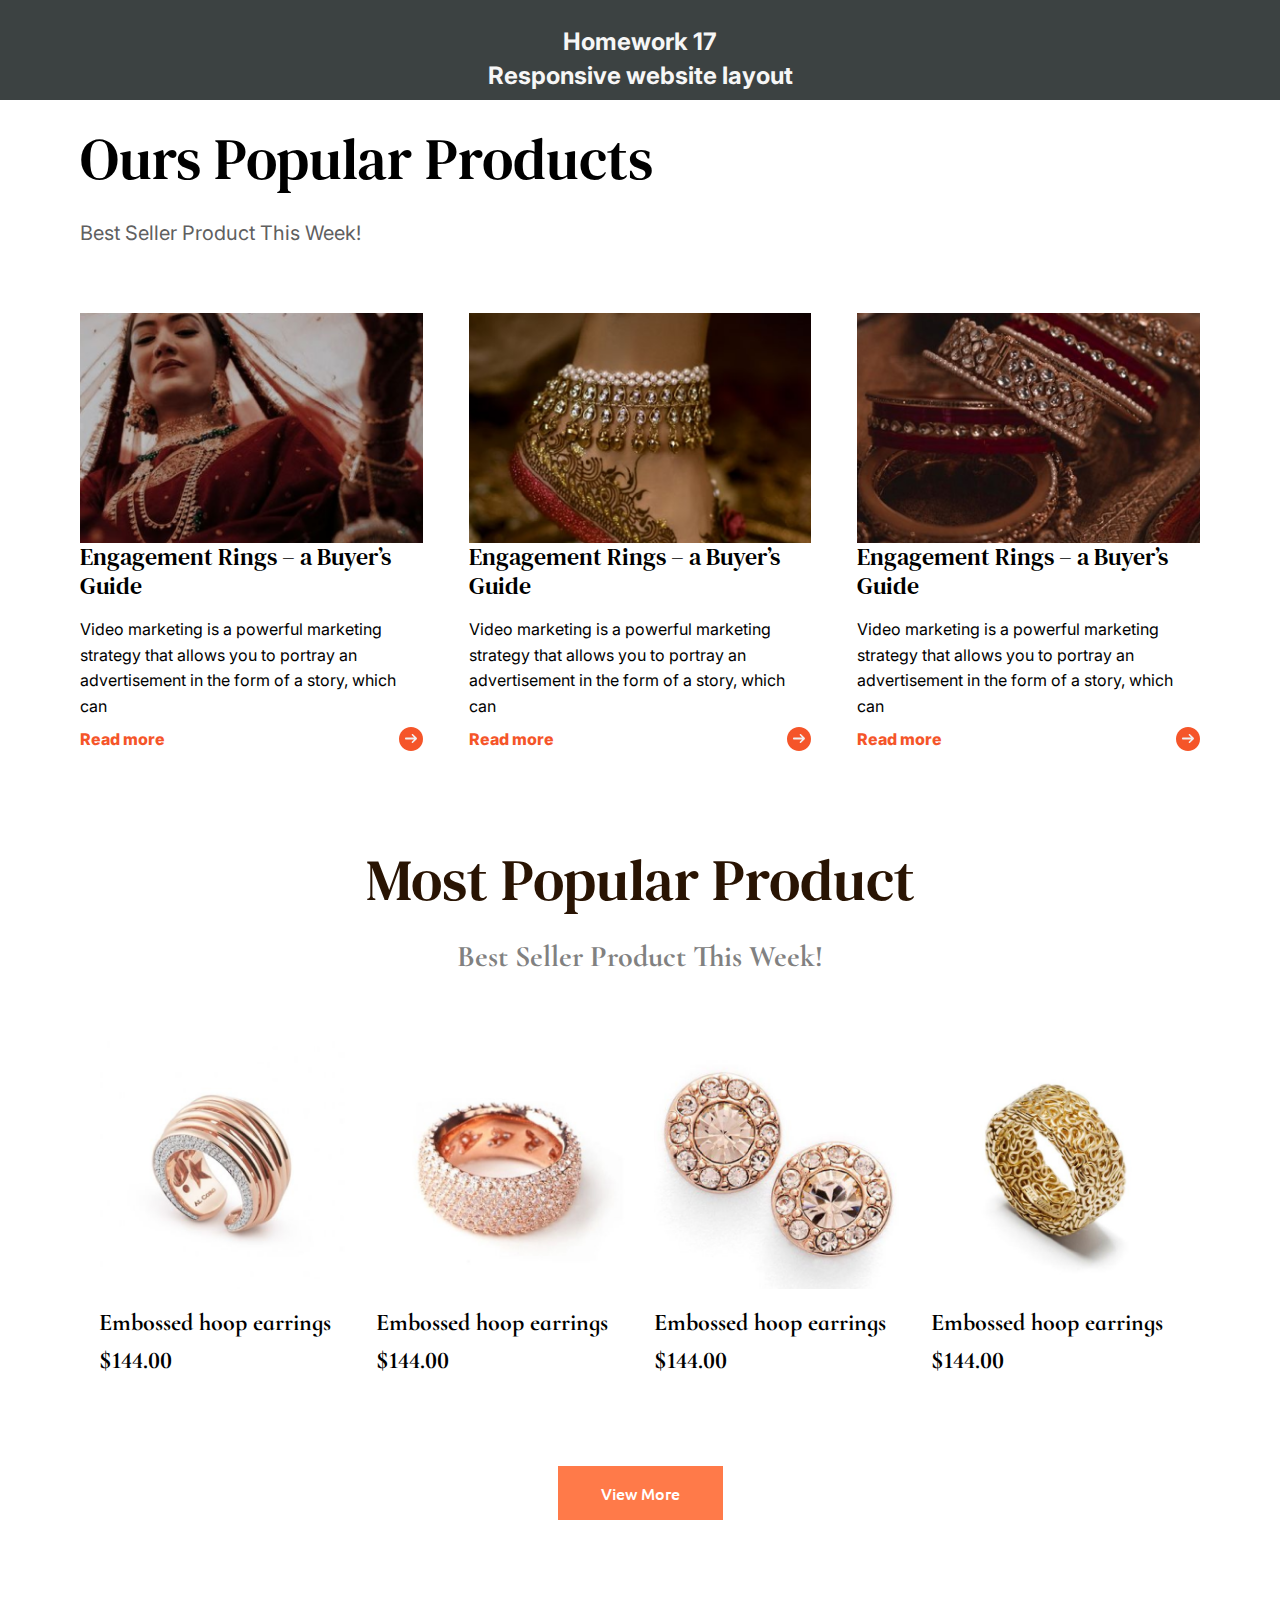
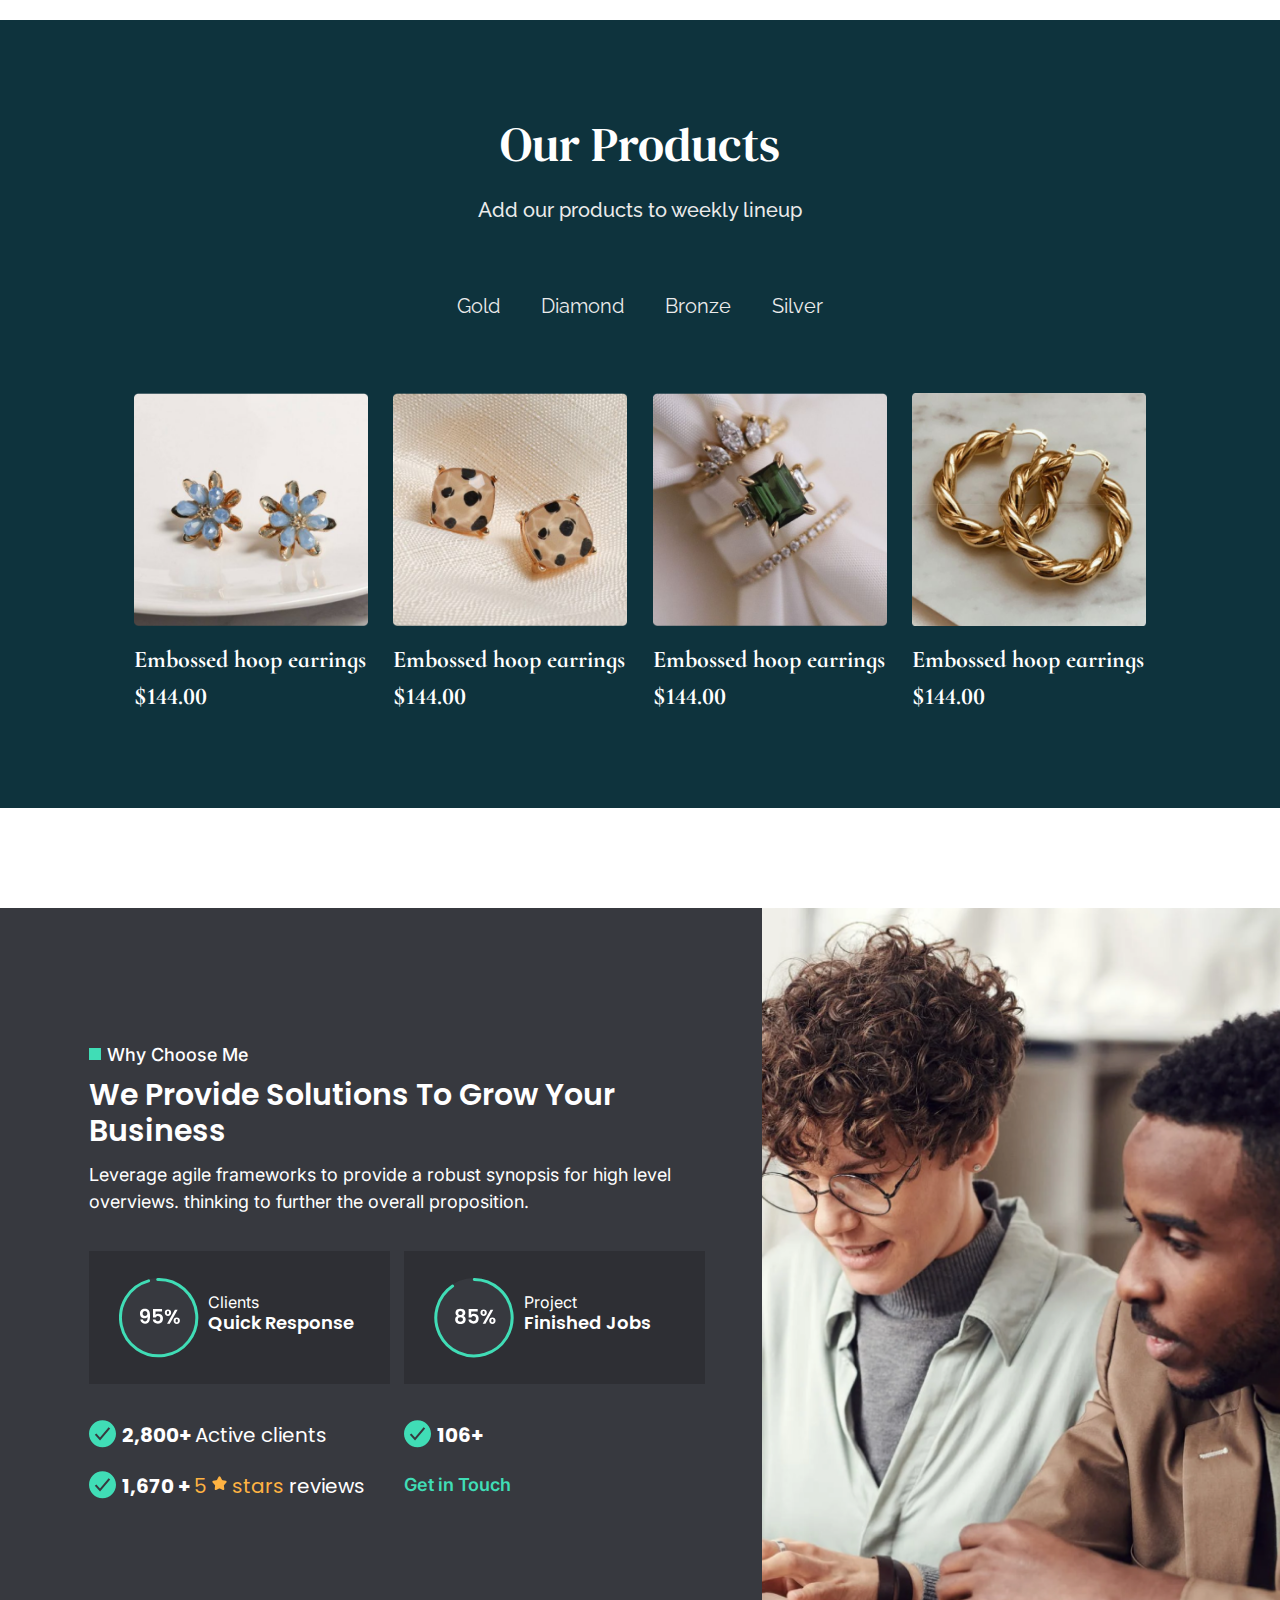
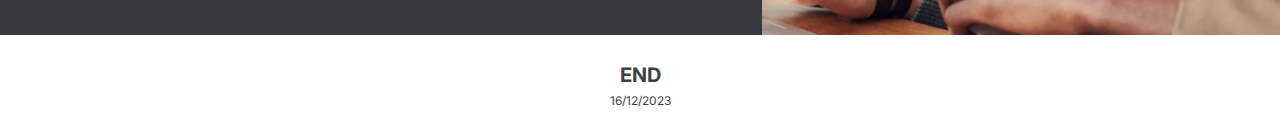
<file: homework-17/index.html>
<!DOCTYPE html>
<html lang="uk">

<head>
	<meta charset="UTF-8">
	<meta name="viewport" content="width=device-width, initial-scale=1.0">
	<link rel="stylesheet" href="css/style.css">
	<link rel="shortcut icon" href="img/favicon.ico" type="image/x-icon">
	<title>Homework 17</title>
</head>

<body>
	<div class="wrapper">

		<header class="header">
			<p class="sign">Homework 17</p>
			<p class="sign">Responsive website layout</p>
		</header>

		<div class="products products--margin">
			<div class="products__container">
				<h2 class="products__title products__title--bm">Ours Popular Products</h2>

				<h3 class="products__subtitle products__subtitle--bm">Best Seller Product This Week!</h3>

				<div class="products__block">

					<div class="products__card">
						<div class="products__cover-image">
							<img class="products-img" src="img/part1/fiancee.webp" alt="#">
						</div>
						<div class="products__title-card">Engagement Rings – a Buyer’s Guide</div>
						<p>Video marketing is a powerful marketing strategy that allows you to portray an advertisement in the form of a story, which can</p>
						<div class="products__link">
							<a href="#" class="products__read-link">Read more</a>
							<a href="#" class="products__read-link-icon">
								<img src="img/part1/arrow-right.svg" alt="#">
							</a>
						</div>
					</div>

					<div class="products__card">
						<div class="products__cover-image">
							<img class="products-img" src="img/part1/ankle-bracelet.webp" alt="#">
						</div>
						<div class="products__title-card">Engagement Rings – a Buyer’s Guide</div>
						<p>Video marketing is a powerful marketing strategy that allows you to portray an advertisement in the form of a story, which can</p>
						<div class="products__link">
							<a href="#" class="products__read-link">Read more</a>
							<a href="#" class="products__read-link-icon">
								<img src="img/part1/arrow-right.svg" alt="#">
							</a>
						</div>
					</div>

					<div class="products__card">
						<div class="products__cover-image">
							<img class="products-img" src="img/part1/rings.webp" alt="#">
						</div>
						<div class="products__title-card">Engagement Rings – a Buyer’s Guide</div>
						<p>Video marketing is a powerful marketing strategy that allows you to portray an advertisement in the form of a story, which can</p>
						<div class="products__link">
							<a href="#" class="products__read-link">Read more</a>
							<a href="#" class="products__read-link-icon">
								<img src="img/part1/arrow-right.svg" alt="#">
							</a>
						</div>
					</div>
				</div>
			</div>
		</div>


		<div class="jewellery jewellery--margin">
			<h2 class="jewellery__title jewellery__title-mb">Most Popular Product</h2>
			<h3 class="jewellery__subtitle jewellery__subtitle-mb">Best Seller Product This Week!</h3>
			
			<div class="jewellery__block jewellery__block-mb">
				<div class="jewellery__card">
					<div class="jewellery__cover-image">
						<img class="jewellery-img" src="img/jewellery/ringfirst.webp" alt="#">
					</div>
					<a class="jewellery__link-title" href="#">Embossed hoop earrings</a>
					<a class="jewellery__link-price" href="#">$144.00</a>
				</div>

				<div class="jewellery__card">
					<div class="jewellery__cover-image">
						<img class="jewellery-img" src="img/jewellery/ringsecond.webp" alt="#">
					</div>
					<a class="jewellery__link-title" href="#">Embossed hoop earrings</a>
					<a class="jewellery__link-price" href="#">$144.00</a>
				</div>

				<div class="jewellery__card">
					<div class="jewellery__cover-image">
						<img class="jewellery-img" src="img/jewellery/earning.webp" alt="#">
					</div>
					<a class="jewellery__link-title" href="#">Embossed hoop earrings</a>
					<a class="jewellery__link-price" href="#">$144.00</a>
				</div>

				<div class="jewellery__card">
					<div class="jewellery__cover-image">
						<img class="jewellery-img" src="img/jewellery/ringlast.webp" alt="#">
					</div>
					<a class="jewellery__link-title" href="#">Embossed hoop earrings</a>
					<a class="jewellery__link-price" href="#">$144.00</a>
				</div>
			</div>

			<div class="jewellery__bottom">
				<a class="jewellery__link-bottom" href="#">View More</a>
			</div>
		</div>

		<div class="our our--margin">
			<div class="our__container">
				<div class="our__title our__title-mb">Our Products</div>
				<div class="our__sub-title our__sub-title-mb">Add our products to weekly lineup</div>
				<ul class="our__menu our__menu-mb">
					<li class="our__item-menu"><a href="#">Gold</a></li>
					<li class="our__item-menu"><a href="#">Diamond</a></li>
					<li class="our__item-menu"><a href="#">Bronze</a></li>
					<li class="our__item-menu"><a href="#">Silver</a></li>
				</ul>

				<div class="our__block">

					<div class="our__card">
						<div class="our__cover-image">
							<img src="img/our/earing-first.webp" alt="#" class="our-img">
						</div>
						<a class="our__link-title" href="#">Embossed hoop earrings</a>
						<a class="our__link-price" href="#">$144.00</a>
					</div>

					<div class="our__card">
						<div class="our__cover-image">
							<img src="img/our/earings-second.webp" alt="#" class="our-img">
						</div>
						<a class="our__link-title" href="#">Embossed hoop earrings</a>
						<a class="our__link-price" href="#">$144.00</a>
					</div>

					<div class="our__card">
						<div class="our__cover-image">
							<img src="img/our/earings-third.webp" alt="#" class="our-img">
						</div>
						<a class="our__link-title" href="#">Embossed hoop earrings</a>
						<a class="our__link-price" href="#">$144.00</a>
					</div>

					<div class="our__card">
						<div class="our__cover-image">
							<img src="img/our/earings-last.webp" alt="#" class="our-img">
						</div>
						<a class="our__link-title" href="#">Embossed hoop earrings</a>
						<a class="our__link-price" href="#">$144.00</a>
					</div>
				</div>
			</div>
		</div>


		<div class="provide provide--margin">
			<div class="provide__container">
				<div class="provide__wrapper">
					<div class="provide__content">
		
						<div class="provide__content-wrapper content-wrapper">
		
							<div class="provide__content-wrapper-additional content-wrapper-additional">
								<div class="provide__header-block provide__header-block-mb">
									<h3 class="provide__sub-title">Why Choose Me</h3>
									<h2 class="provide__title">We Provide Solutions To Grow Your Business</h2>
									<div class="porvide__text-block">
										<p>Leverage agile frameworks to provide a robust synopsis for high level overviews. thinking to further
											the
											overall proposition.</p>
									</div>
								</div>
								<div class="provide__body provide__body-mb">
									<div class="provide__counter counter-provide">
										<div class="counter-provide__item">
											<img class="counter-provide__image" src="img/consulting/firstchart.svg" alt="counter">
											<div class="counter-provide__info">
												<div class="counter-provide__label">Clients</div>
												<h4 class="counter-provide__title">Quick Response</h4>
											</div>
										</div>
										<div class="counter-provide__item">
											<img class="counter-provide__image" src="img/consulting/secondchart.svg" alt="counter">
											<div class="counter-provide__info">
												<div class="counter-provide__label">Project</div>
												<h4 class="counter-provide__title">Finished Jobs</h4>
											</div>
										</div>
									</div>
								</div>
								<div class="provide__value value-provide">
		
									<div class="value-provide__wrapper">
										<div class="value-provide__number value-provide__number-mb">2,800+ <span>Active clients</span></div>
										<div class="value-provide__number">1,670 + <span class="image-text">5 </span><img src="img/consulting/star.svg"
												alt="star"><span class="image-text"> stars</span><span> reviews</span></div>
									</div>
		
									<div class="value-provide__wrapper">
										<div class="value-provide__number value-provide__number-mb">106+</div>
										<div class="value-provide__item-link">
											<a class="value-provide__link" href="#">Get in Touch</a>
										</div>
									</div>
								</div>
							</div>
						</div>
					</div>
		
					<div class="provide__image">
						<img src="img/consulting/photo.webp" alt="photo">
					</div>
				</div>
			</div>
		</div>



		<footer class="footer">
			<p class="sign">END</p>
			<p class="footer__date">16/12/2023</p>
		</footer>
	</div>
</body>

</html>
</file>
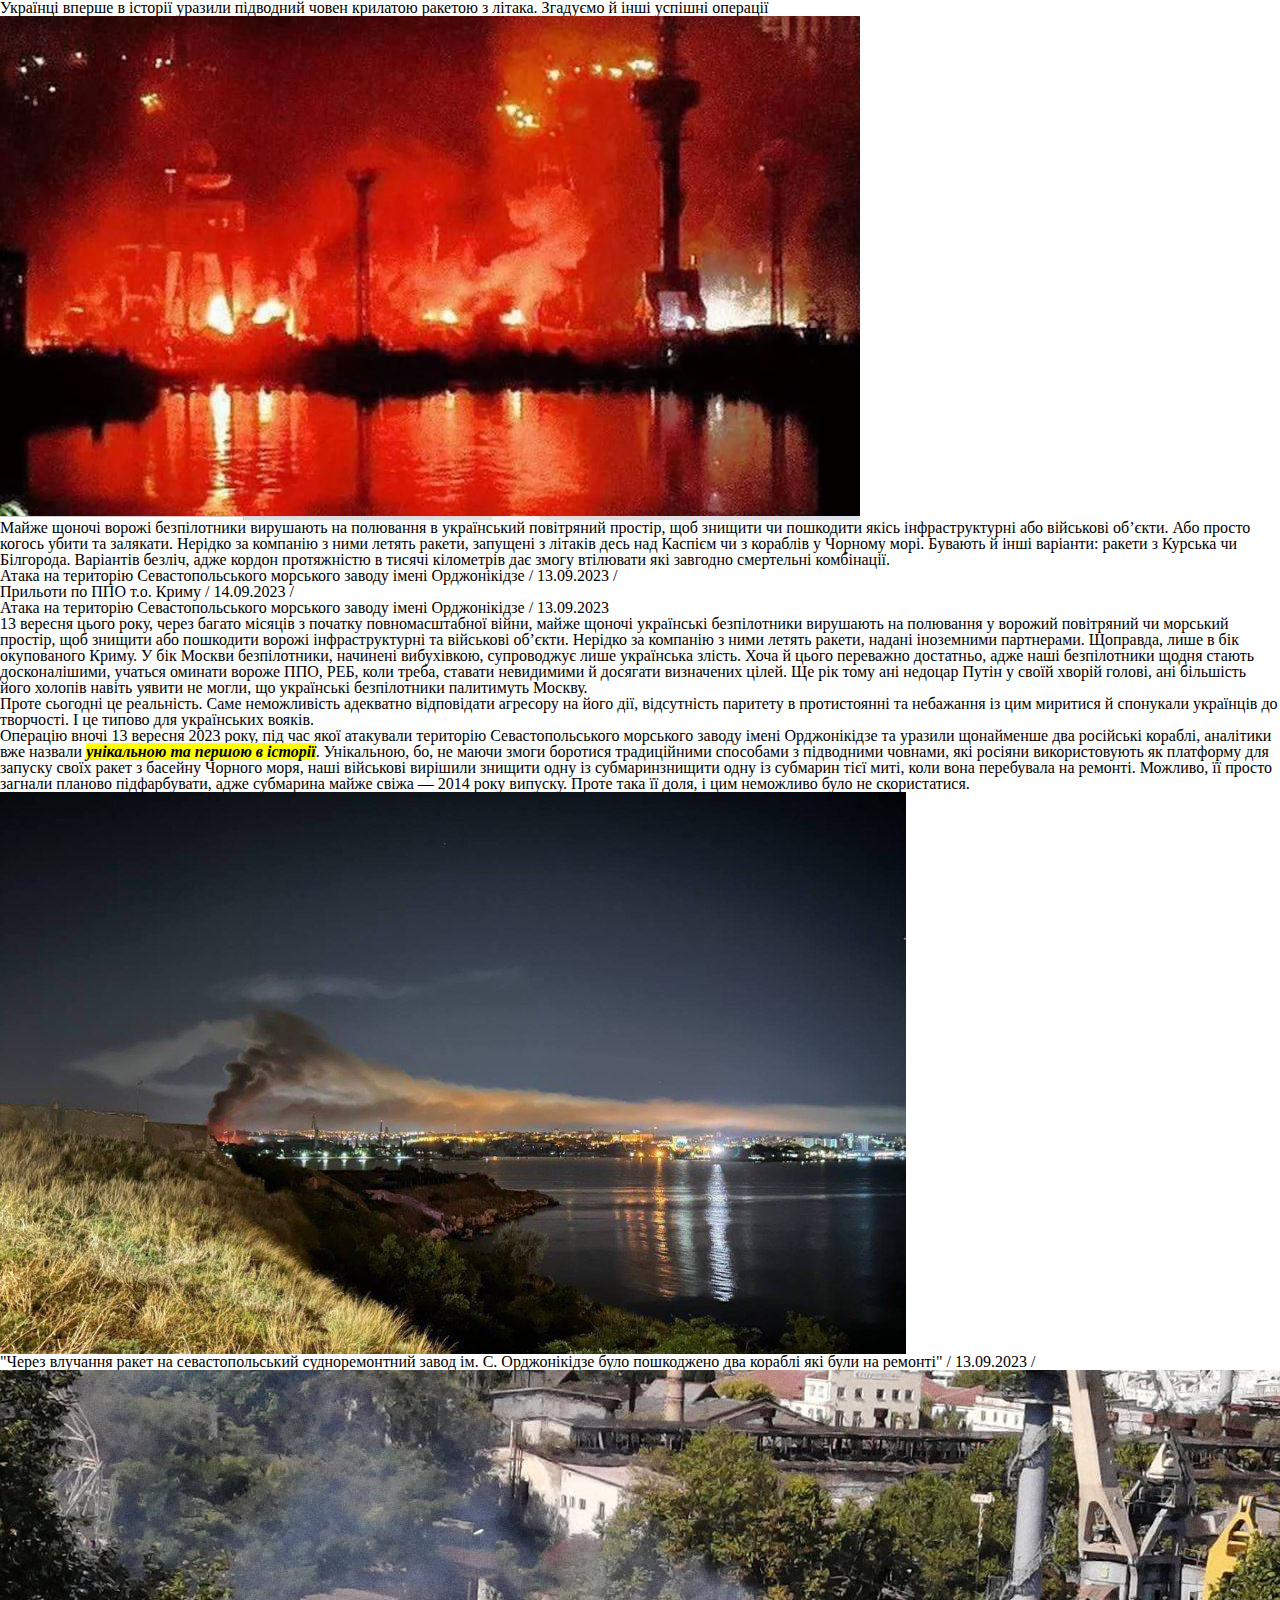
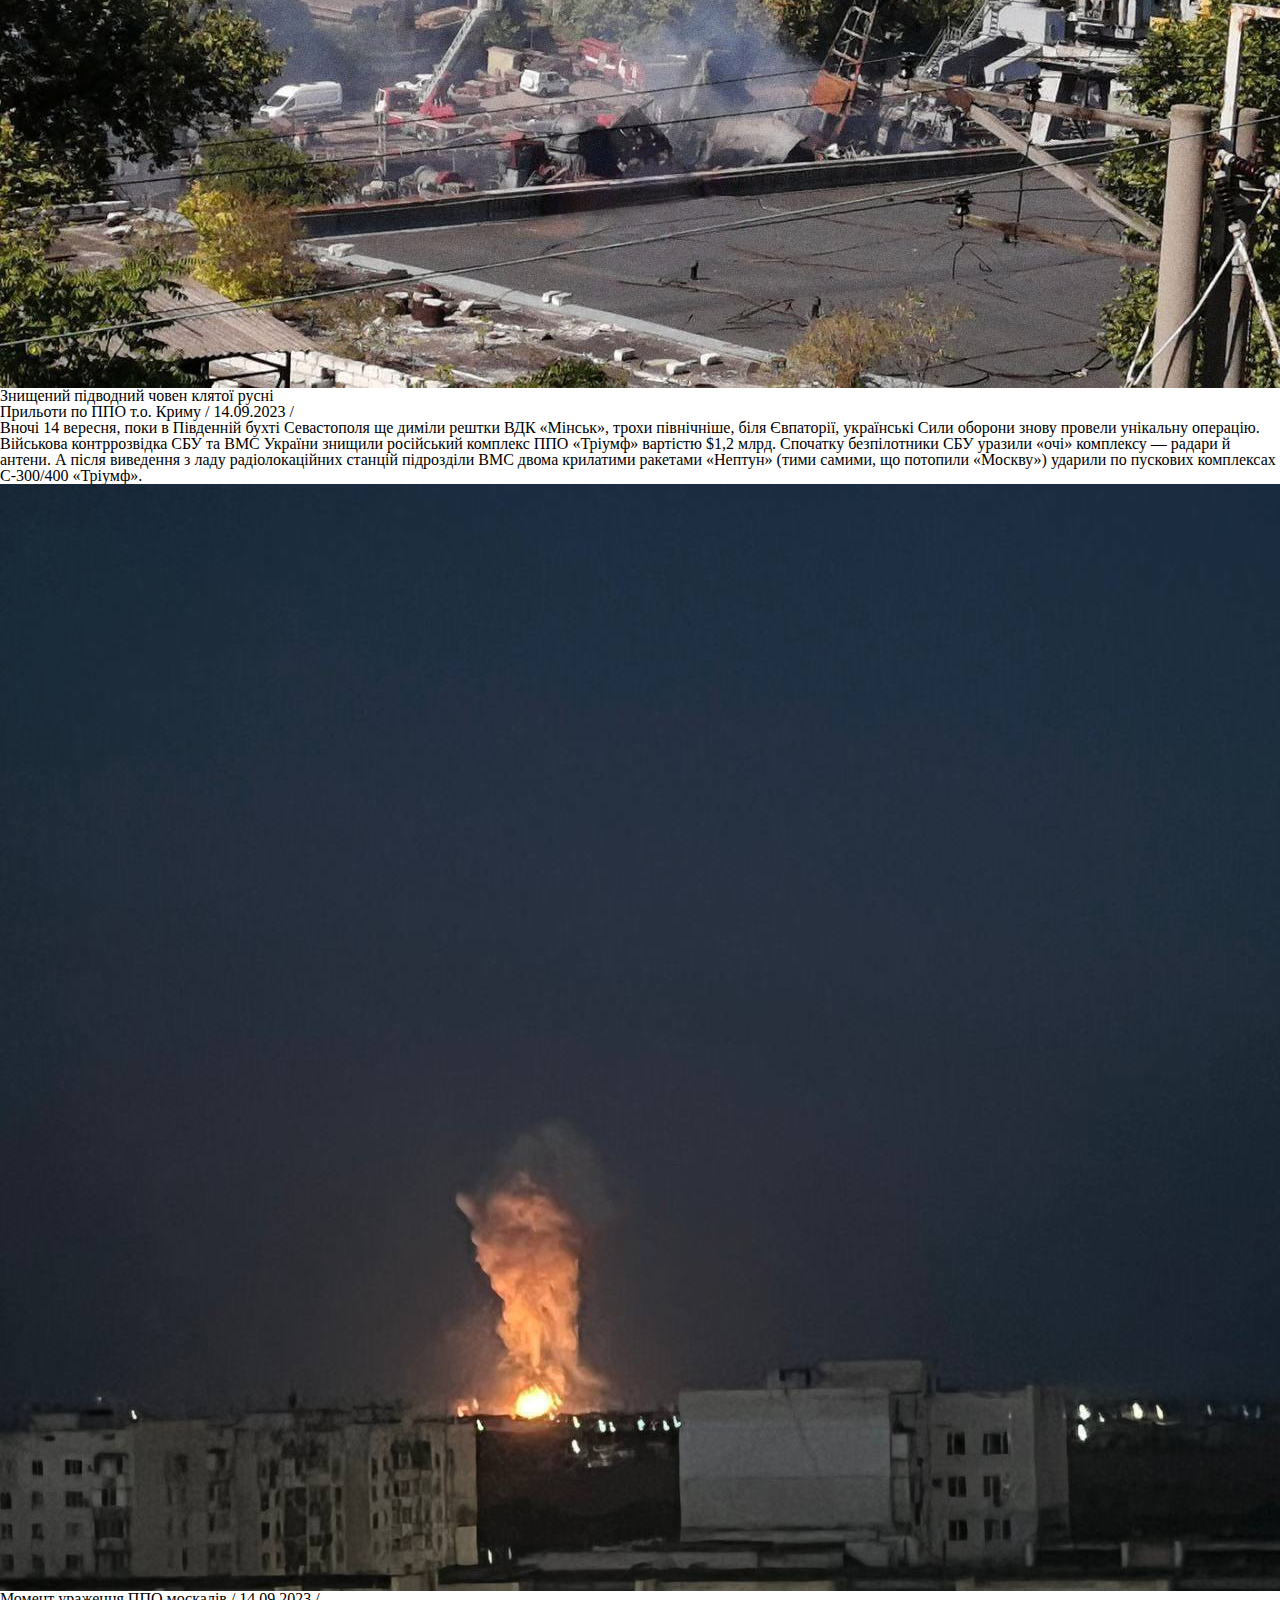
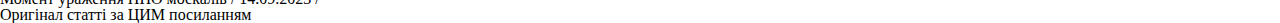
<file: homework-3/index.html>
<!DOCTYPE html>
<html lang="uk">
<head>
  <meta charset="UTF-8">
  <meta name="viewport" content="width=device-width, initial-scale=1.0">
  <link rel="stylesheet" href="css/style.css">
  <title>Успіхи українців в Криму у війні з москалями</title>
</head>
<body>
  <header>
    <div>
      <h1 class="title">
        Українці вперше в історії уразили підводний човен крилатою ракетою з літака. Згадуємо й інші успішні операції
      </h1>
      <img src="img/image1.jpg" alt="Все горить, все палає! Весело!">
    </div>
  </header>
  <main>
    <div class="intro">
      <p>
        Майже щоночі ворожі безпілотники вирушають на полювання в український повітряний простір, щоб знищити чи пошкодити якісь інфраструктурні або військові об’єкти. Або просто когось убити та залякати. Нерідко за компанію з ними летять ракети, запущені з літаків десь над Каспієм чи з кораблів у Чорному морі. Бувають й інші варіанти: ракети з Курська чи Білгорода. Варіантів безліч, адже кордон протяжністю в тисячі кілометрів дає змогу втілювати які завгодно смертельні комбінації.
      </p>
    </div>
    <div class="item-list">
      <ul>
        <li>
          <a href="#item-1">
            Атака на територію Севастопольського морського заводу імені Орджонікідзе / 13.09.2023 /
          </a>
        </li>

        <li>
          <a href="#item-2">
            Прильоти по ППО т.о. Криму / 14.09.2023 /
          </a>
        </li>
      </ul>
    </div>
    <div class="first-item">
      <h2  id="item-1">Атака на територію Севастопольського морського заводу імені Орджонікідзе / 13.09.2023</h2>
      <p>
        13 вересня цього року, через багато місяців з початку повномасштабної війни, майже щоночі українські безпілотники вирушають на полювання у ворожий повітряний чи морський простір, щоб знищити або пошкодити ворожі інфраструктурні та військові об’єкти. Нерідко за компанію з ними летять ракети, надані іноземними партнерами. Щоправда, лише в бік окупованого Криму. У бік Москви безпілотники, начинені вибухівкою, супроводжує лише українська злість. Хоча й цього переважно достатньо, адже наші безпілотники щодня стають досконалішими, учаться оминати вороже ППО, РЕБ, коли треба, ставати невидимими й досягати визначених цілей. Ще рік тому ані недоцар Путін у своїй хворій голові, ані більшість його холопів навіть уявити не могли, що українські безпілотники палитимуть Москву.
        <br> Проте сьогодні це реальність. Саме неможливість адекватно відповідати агресору на його дії, відсутність паритету в протистоянні та небажання із цим миритися й спонукали українців до творчості. І це типово для українських вояків.
      </p>
      <p>
        Операцію вночі 13 вересня 2023 року, під час якої атакували територію Севастопольського морського заводу імені Орджонікідзе та уразили щонайменше два російські кораблі, аналітики вже назвали <mark><i><b>унікальною та першою в історії</b></i></mark>. Унікальною, бо, не маючи змоги боротися традиційними способами з підводними човнами, які росіяни використовують як платформу для запуску своїх ракет з басейну Чорного моря, наші військові вирішили знищити одну із субмаринзнищити одну із субмарин тієї миті, коли вона перебувала на ремонті. Можливо, її просто загнали планово підфарбувати, адже субмарина майже свіжа — 2014 року випуску. Проте така її доля, і цим неможливо було не скористатися.
      </p>
      <img src="img/13sep.jpeg" alt="знищення кацапських корит">
      <p>
        "Через влучання ракет на севастопольський судноремонтний завод ім. С. Орджонікідзе було пошкоджено два кораблі які були на ремонті" / 13.09.2023 /
      </p>

      <img src="img/uboat13sep.jpeg" alt="знищений підводний човен москалів">
      <p>
        Знищений підводний човен клятої русні
      </p>
    </div>

    <div class="second-item">
      <h2 id="item-2">Прильоти по ППО т.о. Криму / 14.09.2023 /</h2>
      <p>
        Вночі 14 вересня, поки в Південній бухті Севастополя ще диміли рештки ВДК «Мінськ», трохи північніше, біля Євпаторії, українські Сили оборони знову провели унікальну операцію. Військова контррозвідка СБУ та ВМС України знищили російський комплекс ППО «Тріумф» вартістю $1,2 млрд. Спочатку безпілотники СБУ уразили «очі» комплексу — радари й антени. А після виведення з ладу радіолокаційних станцій підрозділи ВМС двома крилатими ракетами «Нептун» (тими самими, що потопили «Москву») ударили по пускових комплексах С-300/400 «Тріумф».
      </p>
      <img src="img/ppo14.jpg" alt="прильоти по ППО">
      <p>
        Момент ураження ППО москалів / 14.09.2023 /
      </p>
    </div>
  </main>

  <footer>
    <h2>Оригінал статті за
      <a href="https://tyzhden.ua/ukraintsi-vpershe-v-istorii-urazyly-pidvodnyj-choven-krylatoiu-raketoiu-z-litaka-zhaduiemo-j-inshi-uspishni-operatsii/">ЦИМ посиланням
      </a>
    </h2>
  </footer>
</body>
</html>
</file>
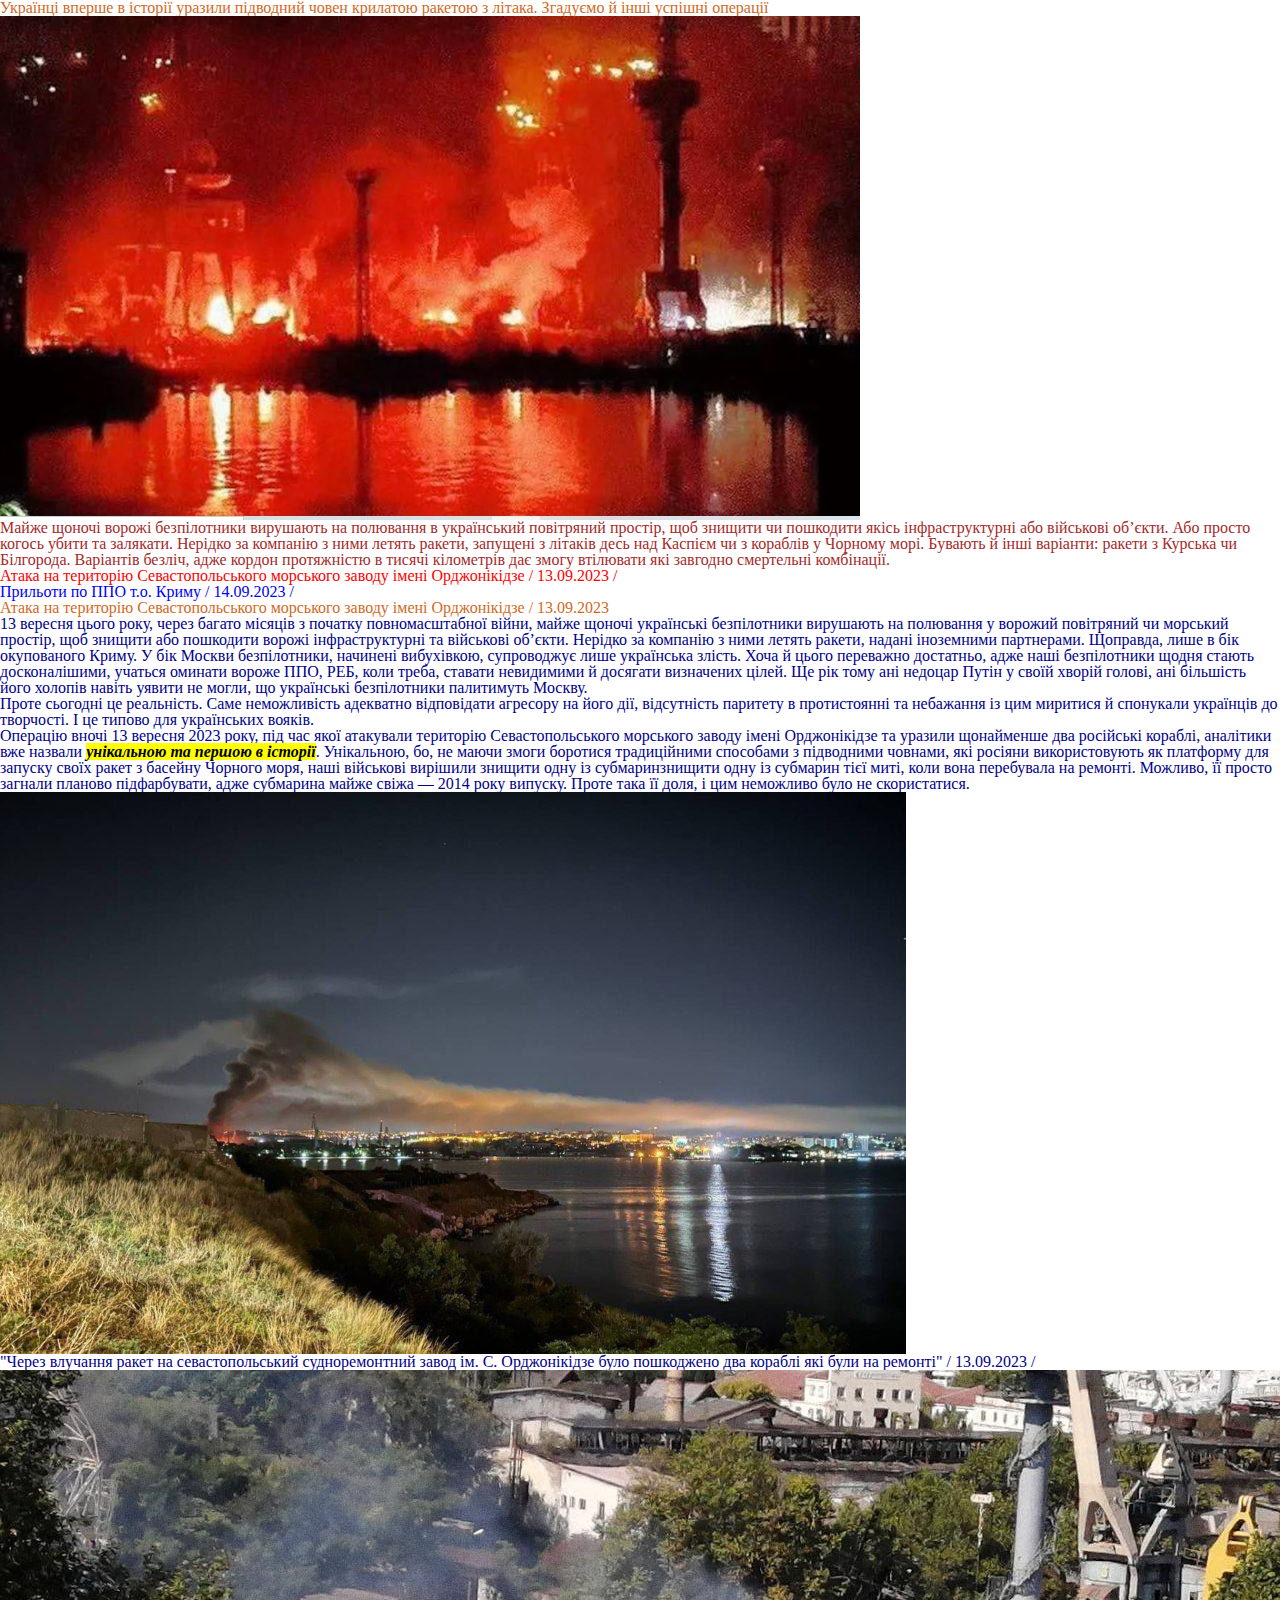
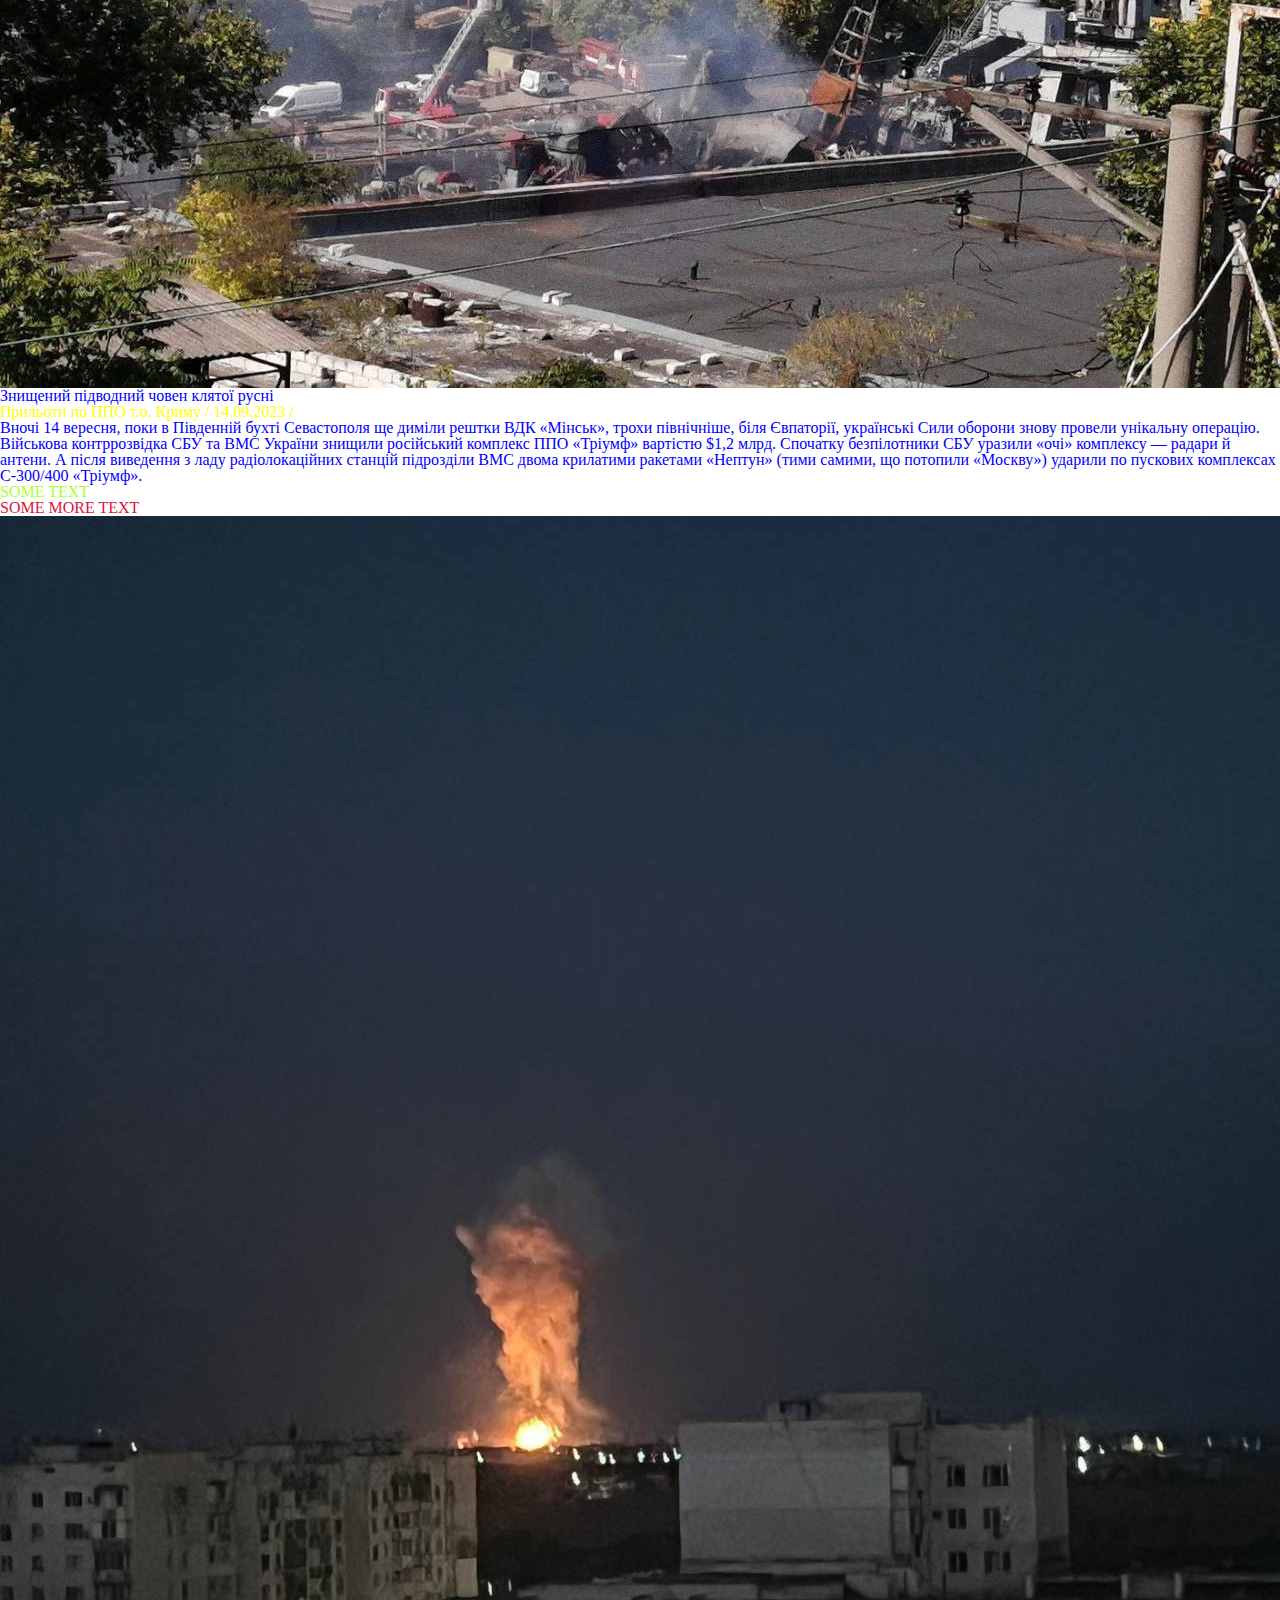
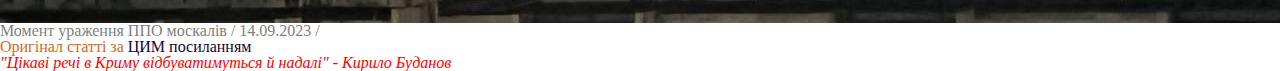
<file: homework-4/index.html>
<!DOCTYPE html>
<html lang="uk">
<head>
  <meta charset="UTF-8">
  <meta name="viewport" content="width=device-width, initial-scale=1.0">
  <link rel="stylesheet" href="css/style.css">
  <title>Успіхи українців в Криму у війні з москалями</title>
</head>
<body>
  <header>
    <div>
      <h1 class="title">
        Українці вперше в історії уразили підводний човен крилатою ракетою з літака. Згадуємо й інші успішні операції
      </h1>
      <img src="img/image1.jpg" alt="Все горить, все палає! Весело!">
    </div>
  </header>
  <main>
    <div class="intro">
      <p class="paragraph">
        Майже щоночі ворожі безпілотники вирушають на полювання в український повітряний простір, щоб знищити чи пошкодити якісь інфраструктурні або військові об’єкти. Або просто когось убити та залякати. Нерідко за компанію з ними летять ракети, запущені з літаків десь над Каспієм чи з кораблів у Чорному морі. Бувають й інші варіанти: ракети з Курська чи Білгорода. Варіантів безліч, адже кордон протяжністю в тисячі кілометрів дає змогу втілювати які завгодно смертельні комбінації.
      </p>
    </div>
    <div class="item-list">
      <ul>
        <li class="list-item1">
          <a href="#item-1">
            Атака на територію Севастопольського морського заводу імені Орджонікідзе / 13.09.2023 /
          </a>
        </li>

        <li class="list-item2">
          <a href="#item-2">
            Прильоти по ППО т.о. Криму / 14.09.2023 /
          </a>
        </li>
      </ul>
    </div>
    <div class="first-item">
      <h2  id="item-1">Атака на територію Севастопольського морського заводу імені Орджонікідзе / 13.09.2023</h2>
      <p class="paragraph">
        13 вересня цього року, через багато місяців з початку повномасштабної війни, майже щоночі українські безпілотники вирушають на полювання у ворожий повітряний чи морський простір, щоб знищити або пошкодити ворожі інфраструктурні та військові об’єкти. Нерідко за компанію з ними летять ракети, надані іноземними партнерами. Щоправда, лише в бік окупованого Криму. У бік Москви безпілотники, начинені вибухівкою, супроводжує лише українська злість. Хоча й цього переважно достатньо, адже наші безпілотники щодня стають досконалішими, учаться оминати вороже ППО, РЕБ, коли треба, ставати невидимими й досягати визначених цілей. Ще рік тому ані недоцар Путін у своїй хворій голові, ані більшість його холопів навіть уявити не могли, що українські безпілотники палитимуть Москву.
        <br> Проте сьогодні це реальність. Саме неможливість адекватно відповідати агресору на його дії, відсутність паритету в протистоянні та небажання із цим миритися й спонукали українців до творчості. І це типово для українських вояків.
      </p>
      <p class="paragraph additional">
        Операцію вночі 13 вересня 2023 року, під час якої атакували територію Севастопольського морського заводу імені Орджонікідзе та уразили щонайменше два російські кораблі, аналітики вже назвали <mark><i><b>унікальною та першою в історії</b></i></mark>. Унікальною, бо, не маючи змоги боротися традиційними способами з підводними човнами, які росіяни використовують як платформу для запуску своїх ракет з басейну Чорного моря, наші військові вирішили знищити одну із субмаринзнищити одну із субмарин тієї миті, коли вона перебувала на ремонті. Можливо, її просто загнали планово підфарбувати, адже субмарина майже свіжа — 2014 року випуску. Проте така її доля, і цим неможливо було не скористатися.
      </p>
      <img src="img/13sep.jpeg" alt="знищення кацапських корит">
      <p class="paragraph">
        "Через влучання ракет на севастопольський судноремонтний завод ім. С. Орджонікідзе було пошкоджено два кораблі які були на ремонті" / 13.09.2023 /
      </p>

      <img src="img/uboat13sep.jpeg" alt="знищений підводний човен москалів">
      <p>
        Знищений підводний човен клятої русні
      </p>
    </div>

    <div class="second-item">
      <h2 id="item-2">Прильоти по ППО т.о. Криму / 14.09.2023 /</h2>
      <p>
        Вночі 14 вересня, поки в Південній бухті Севастополя ще диміли рештки ВДК «Мінськ», трохи північніше, біля Євпаторії, українські Сили оборони знову провели унікальну операцію. Військова контррозвідка СБУ та ВМС України знищили російський комплекс ППО «Тріумф» вартістю $1,2 млрд. Спочатку безпілотники СБУ уразили «очі» комплексу — радари й антени. А після виведення з ладу радіолокаційних станцій підрозділи ВМС двома крилатими ракетами «Нептун» (тими самими, що потопили «Москву») ударили по пускових комплексах С-300/400 «Тріумф».
      </p>
      <div class="some-text">
        <p>SOME TEXT</p>
      </div>

    
      <div class="some-text">
        <p class="paragraph">SOME MORE TEXT</p>
      </div>

      <img src="img/ppo14.jpg" alt="прильоти по ППО">
      <p class="paragraph">
        Момент ураження ППО москалів / 14.09.2023 /
      </p>
    </div>
  </main>

  <footer>
    <h2>Оригінал статті за
      <a target="_blank" href ="https://tyzhden.ua/ukraintsi-vpershe-v-istorii-urazyly-pidvodnyj-choven-krylatoiu-raketoiu-z-litaka-zhaduiemo-j-inshi-uspishni-operatsii/">ЦИМ посиланням
      </a>
    </h2>
    <p><i>"Цікаві речі в Криму відбуватимуться й надалі" - Кирило Буданов</i></p>
  </footer>
</body>
</html>
</file>
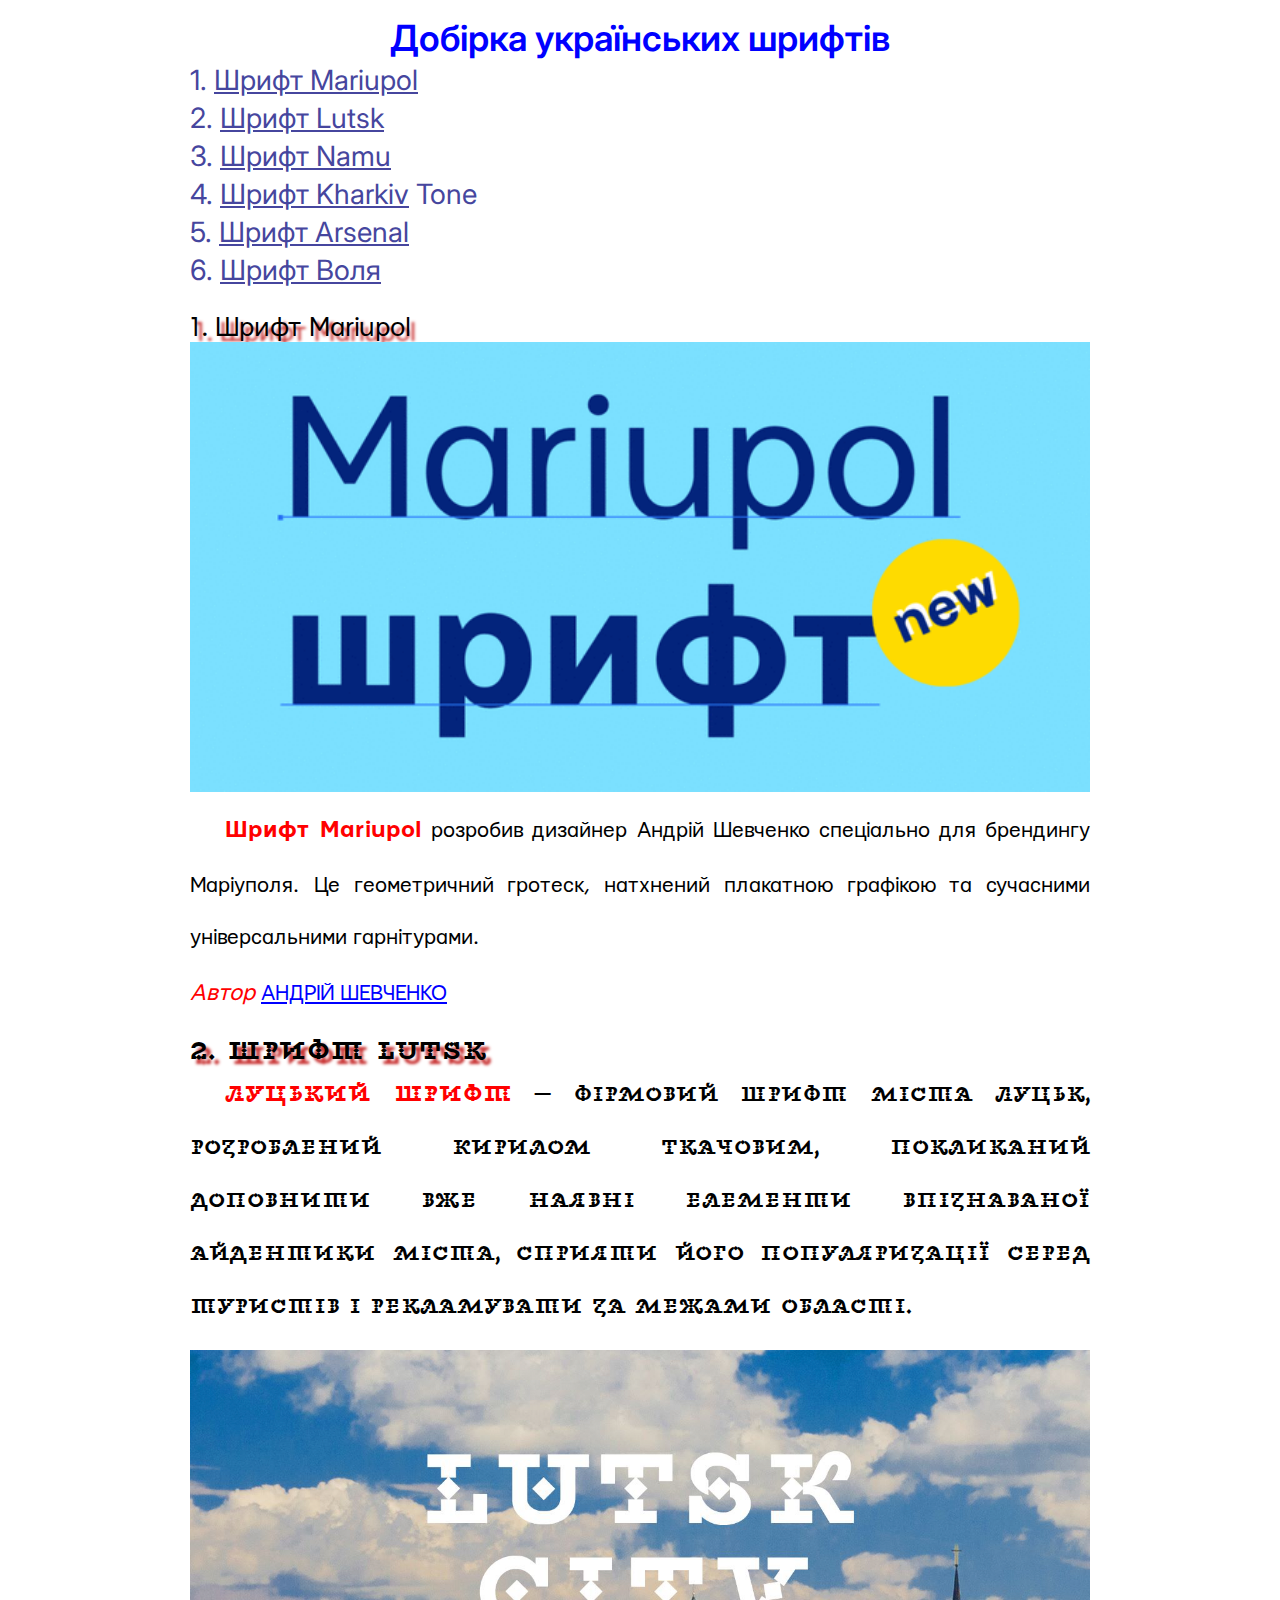
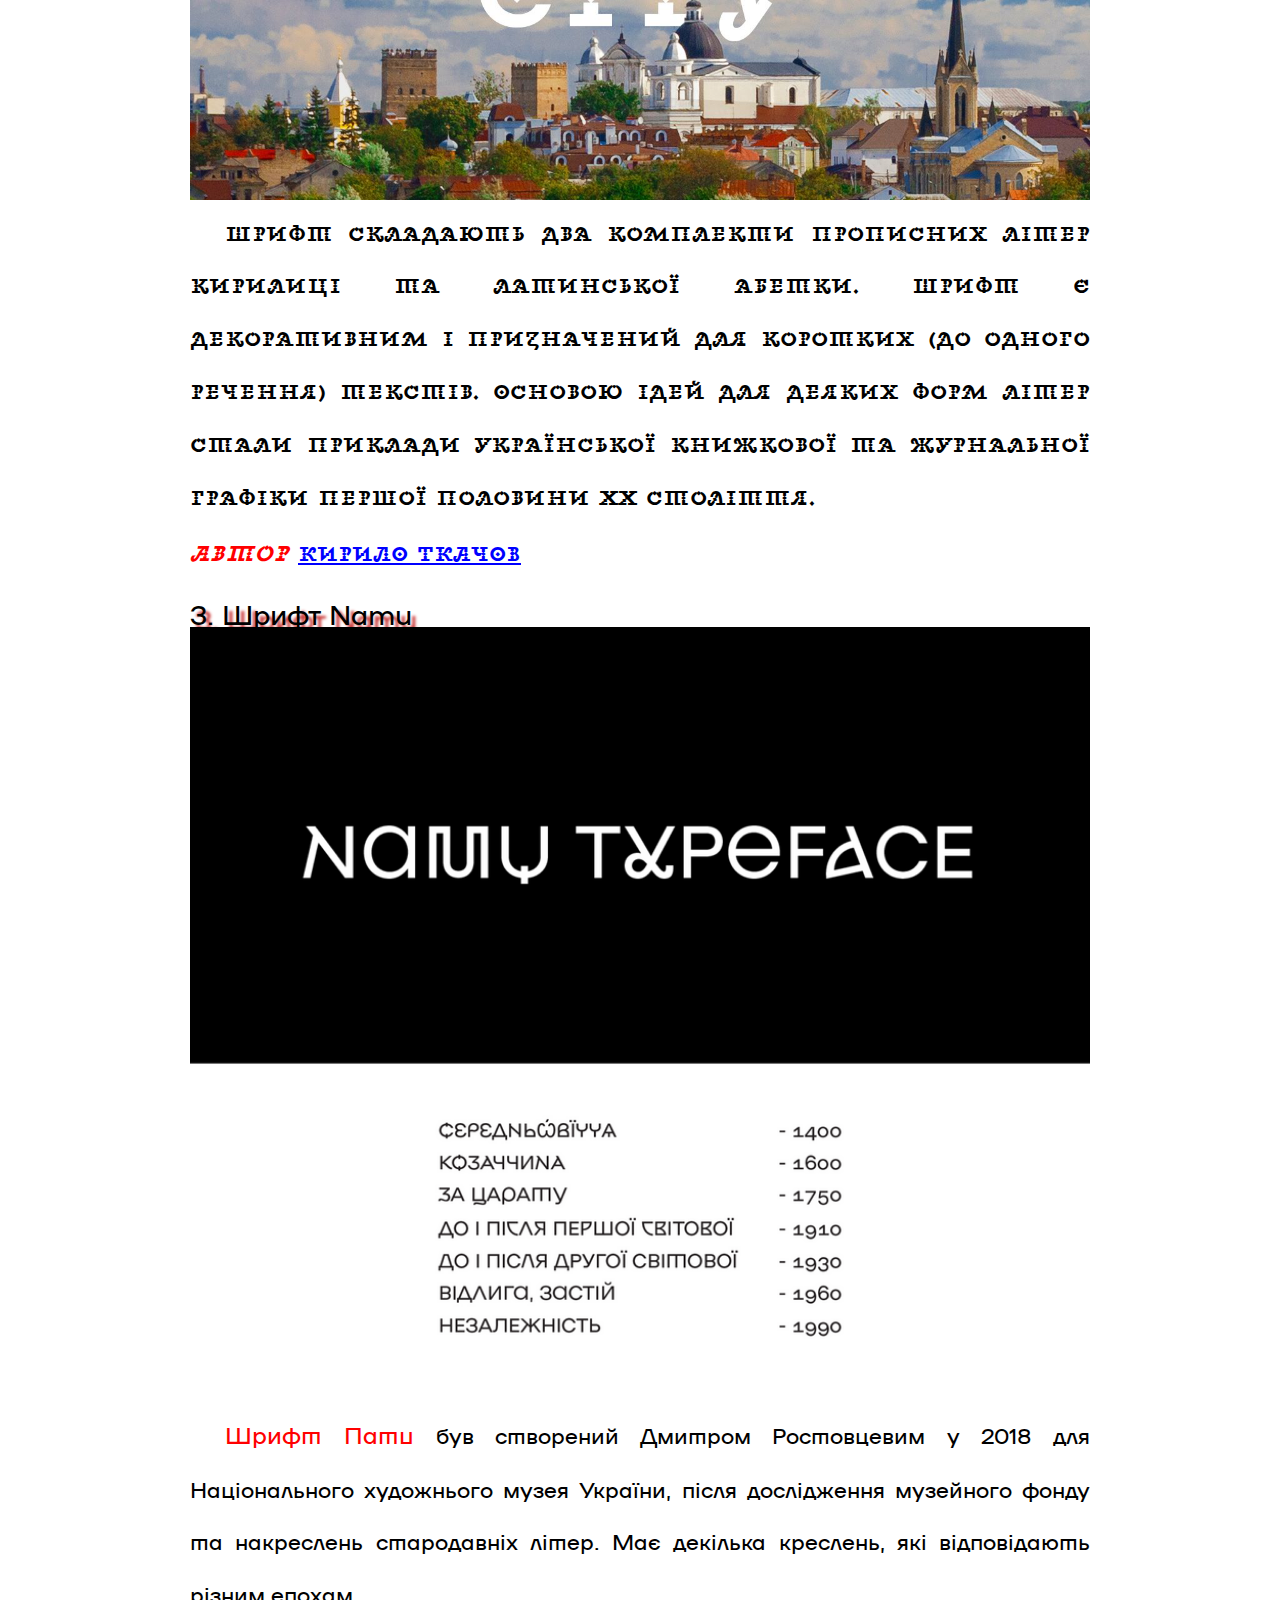
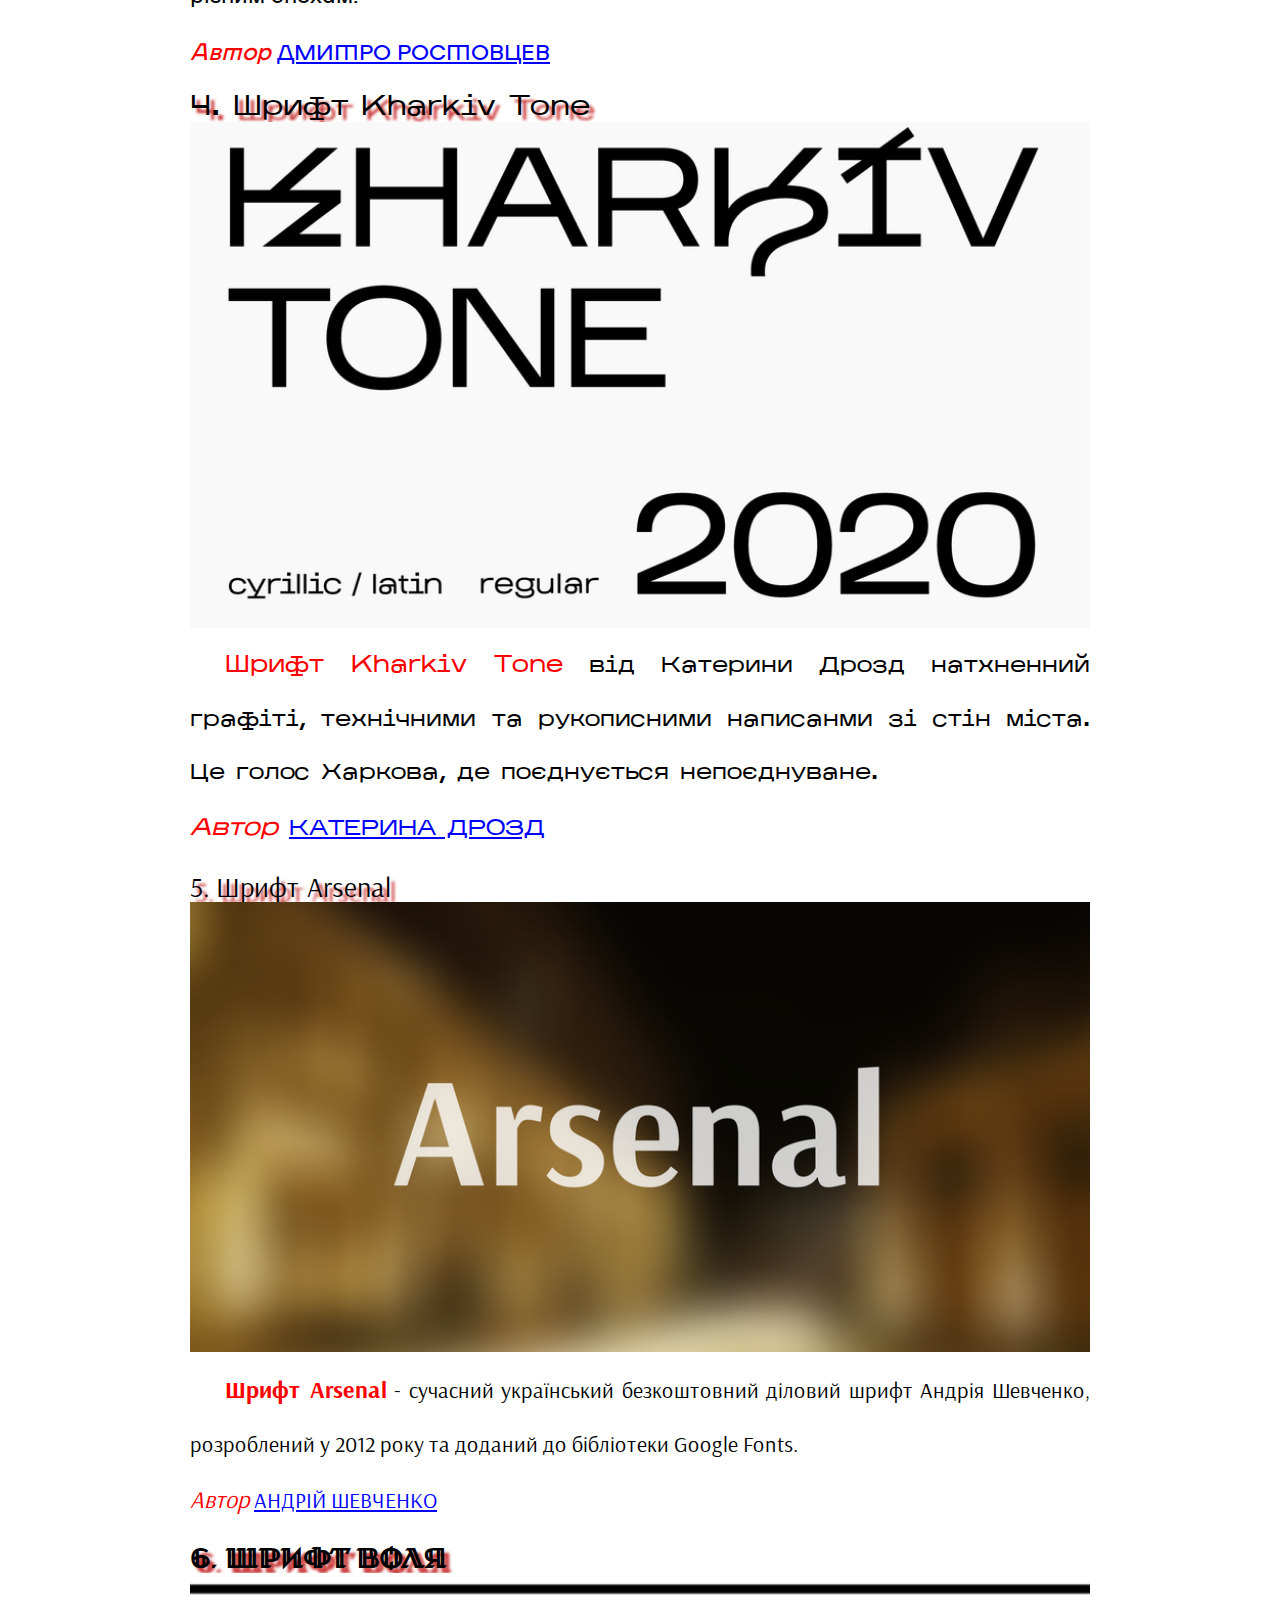
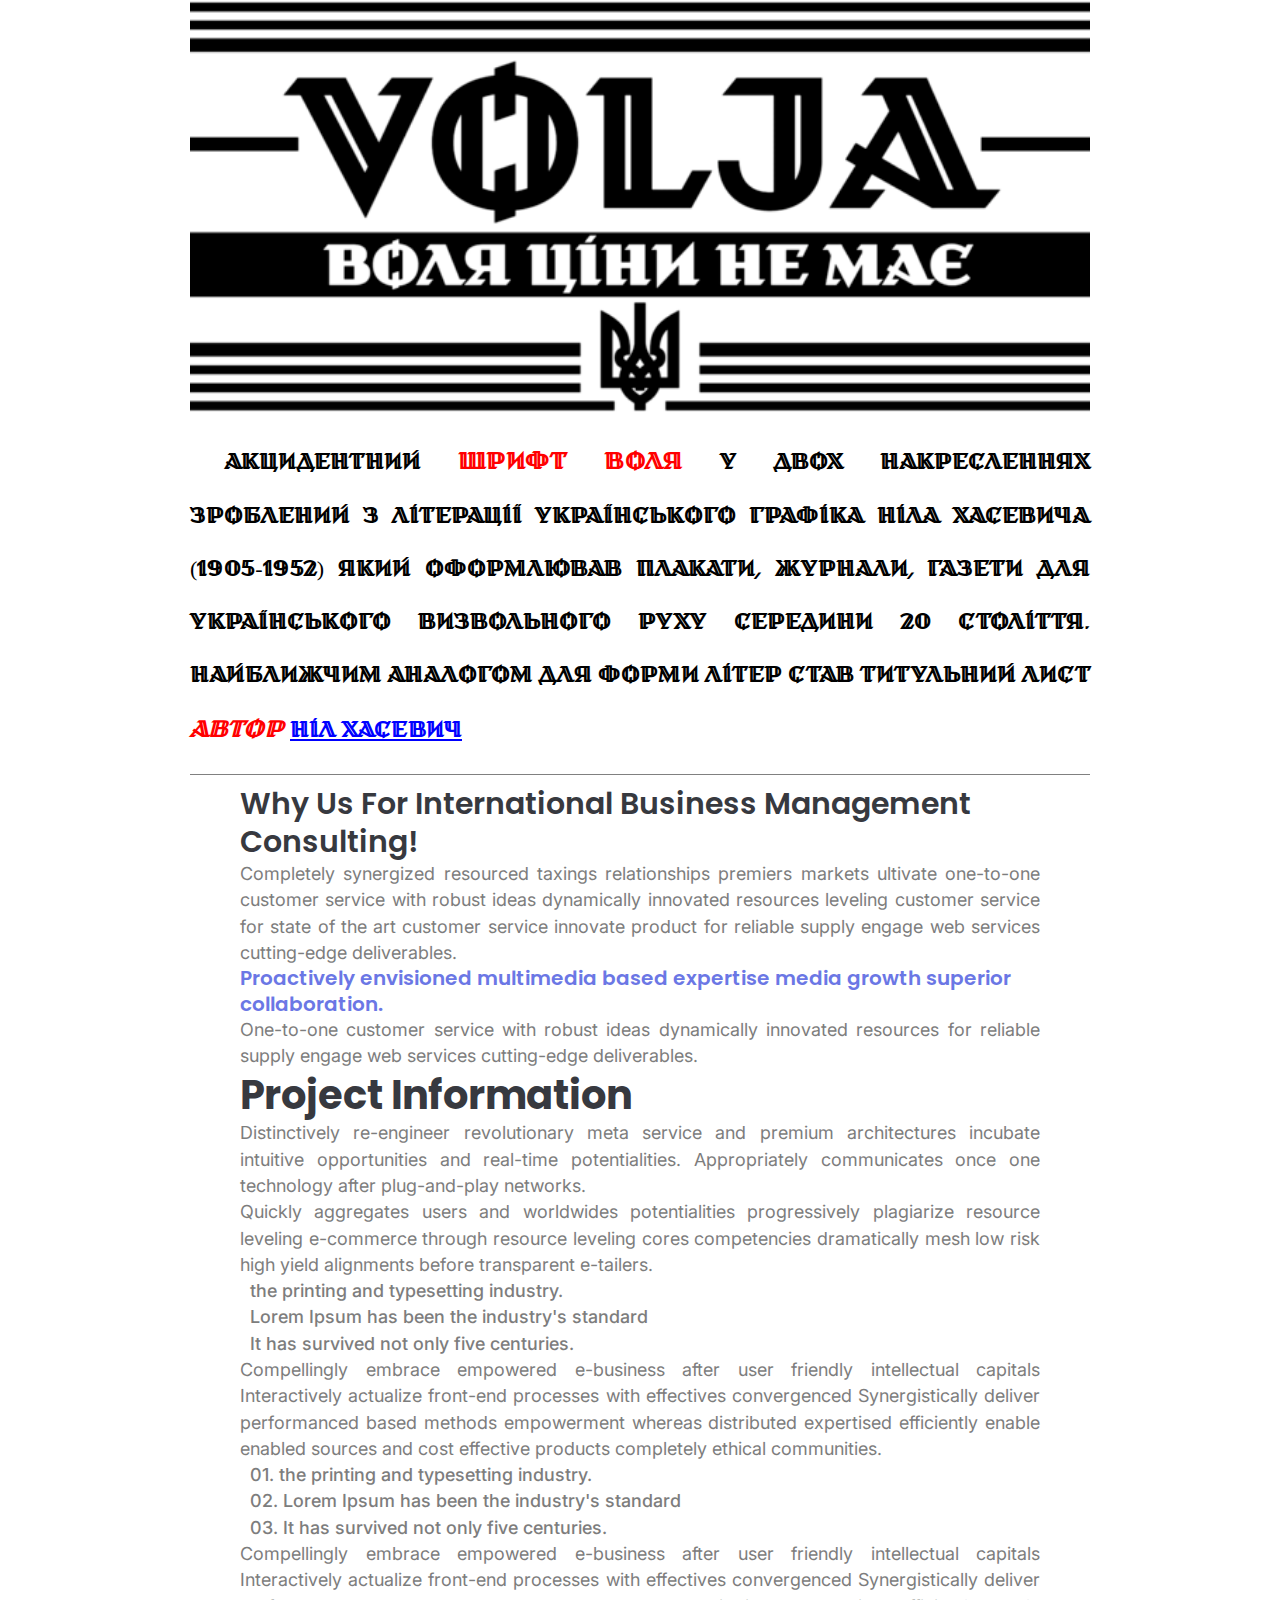
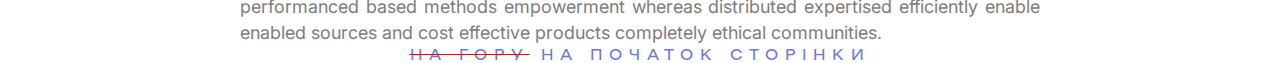
<file: homework-5/index.html>
<!DOCTYPE html>
<html lang="uk">
	<head>
		<meta charset="UTF-8">
		<meta name="viewport" content="width=device-width, initial-scale=1.0">
		<link rel="stylesheet" href="css/style.css">
		<title>Homework 5</title>
	</head>
	<body>
		<header></header>
		<main>
			<!-- Частина Д/З №1 -->
			<div id="top" class="task1">
				<div class="intro">
					<h1 class="title-fonts">
						Добірка українських шрифтів
					</h1>
					<ul>
						<li><a href="#mariupol">1. <span>Шрифт Mariupol</span></a></li>
						<li><a href="#lutsk">2. <span>Шрифт Lutsk</span></a>
						<li><a href="#namu">3. <span>Шрифт Namu</span></a>
						<li><a href="#Kharkiv-tone">4. <span>Шрифт Kharkiv</span> Tone</a>
						<li><a href="#arsenal">5. <span>Шрифт Arsenal</span></a>
						<li><a href="#volja">6. <span>Шрифт Воля</span></a>
					</ul>
				</div>
				<div class="fonts">
					<h2 id="mariupol">1. Шрифт Mariupol</h2>
					<img src="img/Mariupol.png" alt="Шрифт Mariupol">
					<p class="font1">
						<span class="font1-bold">Шрифт Mariupol</span> розробив дизайнер Андрій Шевченко cпеціально для брендингу Маріуполя. Це геометричний гротеск, натхнений плакатною графікою та сучасними універсальними гарнітурами.
						<br><span class="autor">Автор</span> <a target="_blank" href="https://www.behance.net/andrij" >Андрій Шевченко</a>
					</p>
					<h2 id="lutsk">2. Шрифт Lutsk</h2>
					<p class="font2">
						<span>Луцький шрифт</span> — фірмовий шрифт міста Луцьк, розроблений Кирилом Ткачовим, покликаний доповнити вже наявні елементи впізнаваної айдентики міста, сприяти його популяризації серед туристів і рекламувати за межами області.
					</p>
					<img src="img/Lutsk-City.png" alt="Шрифт Lutsk">
					<p class="font2">
						Шрифт складають два комплекти прописних літер кирилиці та латинської абетки. Шрифт є декоративним і призначений для коротких (до одного речення) текстів. Основою ідей для деяких форм літер стали приклади української книжкової та журнальної графіки першої половини XX століття.
						<br><span class="autor">Автор</span> <a target="_blank" href="https://www.facebook.com/kiril.sun">Кирило Ткачов</a>
					</p>
					
					<h2 id="namu">3. Шрифт Namu</h2>
					<img src="img/Namu.png" alt="Шрифт Namu">
					<p class="font3">
						<span>Шрифт Namu</span> був створений Дмитром Ростовцевим у 2018 для Національного художнього музея України, після дослідження музейного фонду та накреслень стародавніх літер. Має декілька креслень, які відповідають різним епохам.
						<br><span class="autor">Автор</span> <a target="_blank" href="https://telegraf.design/shryft-namu-600-rokiv-v-odnomu/">Дмитро Ростовцев</a>
					</p>

					<h2 id="Kharkiv-tone">4. Шрифт Kharkiv Tone</h2>
					<img src="img/Kharkiv-ton.png" alt="Шрифт Kharkiv Tone">
					<p class="font4">
						<span>Шрифт Kharkiv Tone</span> від Катерини Дрозд натхненний графіті, технічними та рукописними написанми зі стін міста. Це голос Харкова, де поєднується непоєднуване.
						<br><span class="autor">Автор</span> <a target="_blank" href="https://www.behance.net/katyadrozd">Катерина Дрозд</a>
					</p>

					<h2 id="arsenal">5. Шрифт Arsenal</h2>
					<img src="img/Arsenal.png" alt="Шрифт Arsenal">
					<p class="font5">
						<span class="font5-bold">Шрифт Arsenal</span> - cучасний український безкоштовний діловий шрифт Андрія Шевченко, розроблений у 2012 року та доданий до бібліотеки Google Fonts.
						<br><span class="autor">Автор</span> <a target="_blank" href="https://www.behance.net/andrij">Андрій Шевченко</a>
					</p>

					<h2 id="volja">6. Шрифт Воля</h2>
					<img src="img/Volja.png" alt="Шрифт Воля">
					<p class="font6">
						Акцидентний <span>шрифт Воля</span> у двох накресленнях зроблений з літерації українського графіка Ніла Хасевича (1905-1952) який оформлював плакати, журнали, газети для українського визвольного руху середини 20 століття. Найближчим аналогом для форми літер став титульний лист
						<br><span class="autor">Автор</span> <a target="_blank" href="https://uk.wikipedia.org/wiki/%D0%A5%D0%B0%D1%81%D0%B5%D0%B2%D0%B8%D1%87_%D0%9D%D1%96%D0%BB_%D0%90%D0%BD%D1%82%D0%BE%D0%BD%D0%BE%D0%B2%D0%B8%D1%87">Ніл Хасевич</a>
					</p>
				</div>
			</div>
		

			<!-- Частина Д/З №2 -->
			<div class="task2">
				<h1 class="title">
					Why Us For International Business Management Consulting!
				</h1>
				<div class="text">
					<p>
						Completely synergized resourced taxings relationships premiers markets ultivate one-to-one customer service with robust ideas dynamically innovated resources leveling customer service for state of the art customer service innovate product for reliable supply engage web services cutting-edge deliverables.
					</p>
				</div>
				<h2 class="sub-title">
					Proactively envisioned multimedia based expertise media growth superior collaboration.
				</h2>
				<div class="text">
					<p>
						One-to-one customer service with robust ideas dynamically innovated resources for reliable supply engage web services cutting-edge deliverables.
					</p>
				</div>
				<h2 class="sub-title2">
					Project Information
				</h2>
				<div class="text">
					<p>
						Distinctively re-engineer revolutionary meta service  and premium architectures incubate intuitive opportunities and real-time potentialities. Appropriately communicates once one technology after plug-and-play networks.
					</p>
					<p>
						Quickly aggregates users and worldwides potentialities progressively  plagiarize resource leveling e-commerce through resource leveling cores competencies dramatically mesh low risk high yield alignments before transparent e-tailers.
					</p>
					<ul class="main-list-cons">
						<li class="main-item-cons">the printing and typesetting industry.</li>
						<li class="main-item-cons">Lorem Ipsum has been the industry's standard</li>
						<li class="main-item-cons">It has survived not only five centuries.</li>
				 </ul>
					<p>
						Compellingly embrace empowered e-business after user friendly intellectual capitals Interactively actualize front-end processes with effectives convergenced Synergistically deliver performanced based methods empowerment whereas distributed expertised efficiently enable enabled sources and cost effective products completely ethical communities.
					</p>
					<ul class="main-list-cons">
						<li class="main-item-cons">01. the printing and typesetting industry.</li>
						<li class="main-item-cons">02. Lorem Ipsum has been the industry's standard</li>
						<li class="main-item-cons">03. It has survived not only five centuries.</li>
				 </ul>
					<p>
						Compellingly embrace empowered e-business after user friendly intellectual capitals Interactively actualize front-end processes with effectives convergenced Synergistically deliver performanced based methods empowerment whereas distributed expertised efficiently enable enabled sources and cost effective products completely ethical communities.
					</p>
				</div>
			</div>
		</main>
		<footer>
			<span>На гору</span>
			<a href="#top">На початок сторінки</a>
		</footer>
	</body>
</html>
</file>
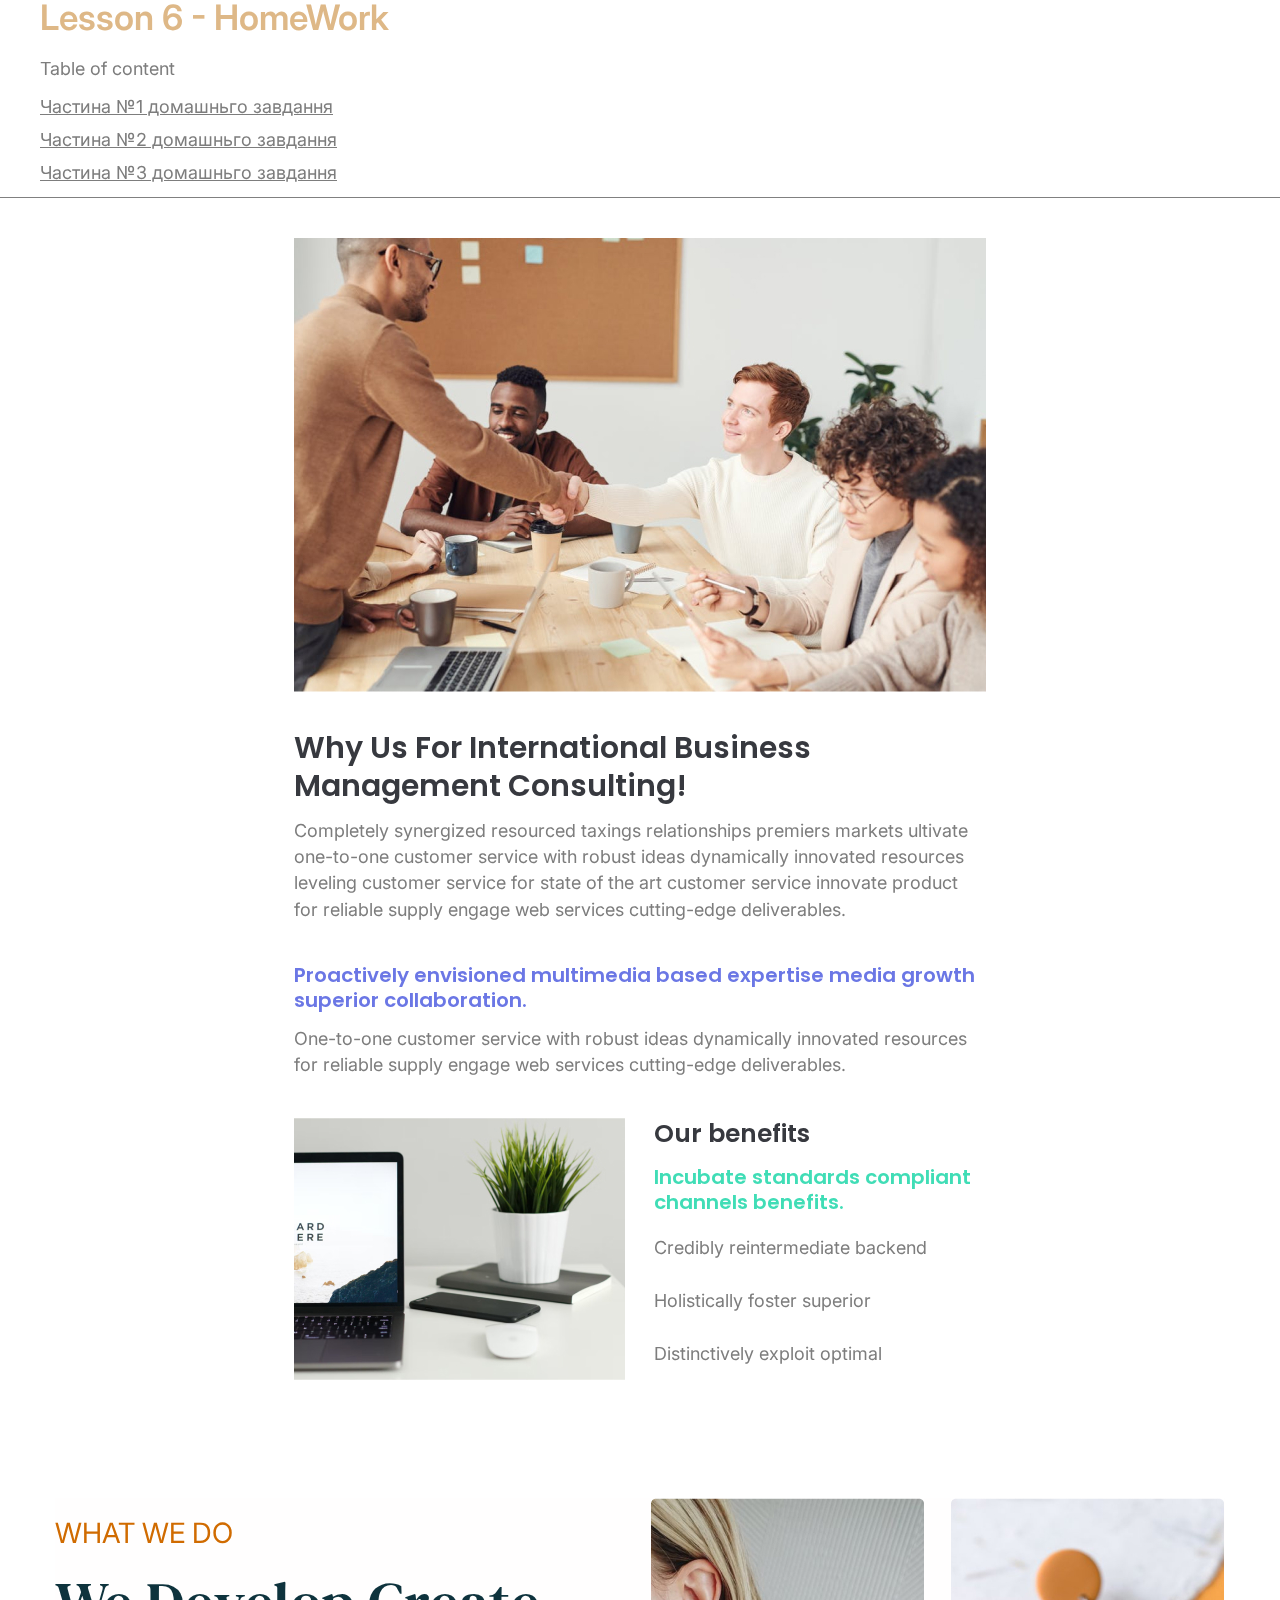
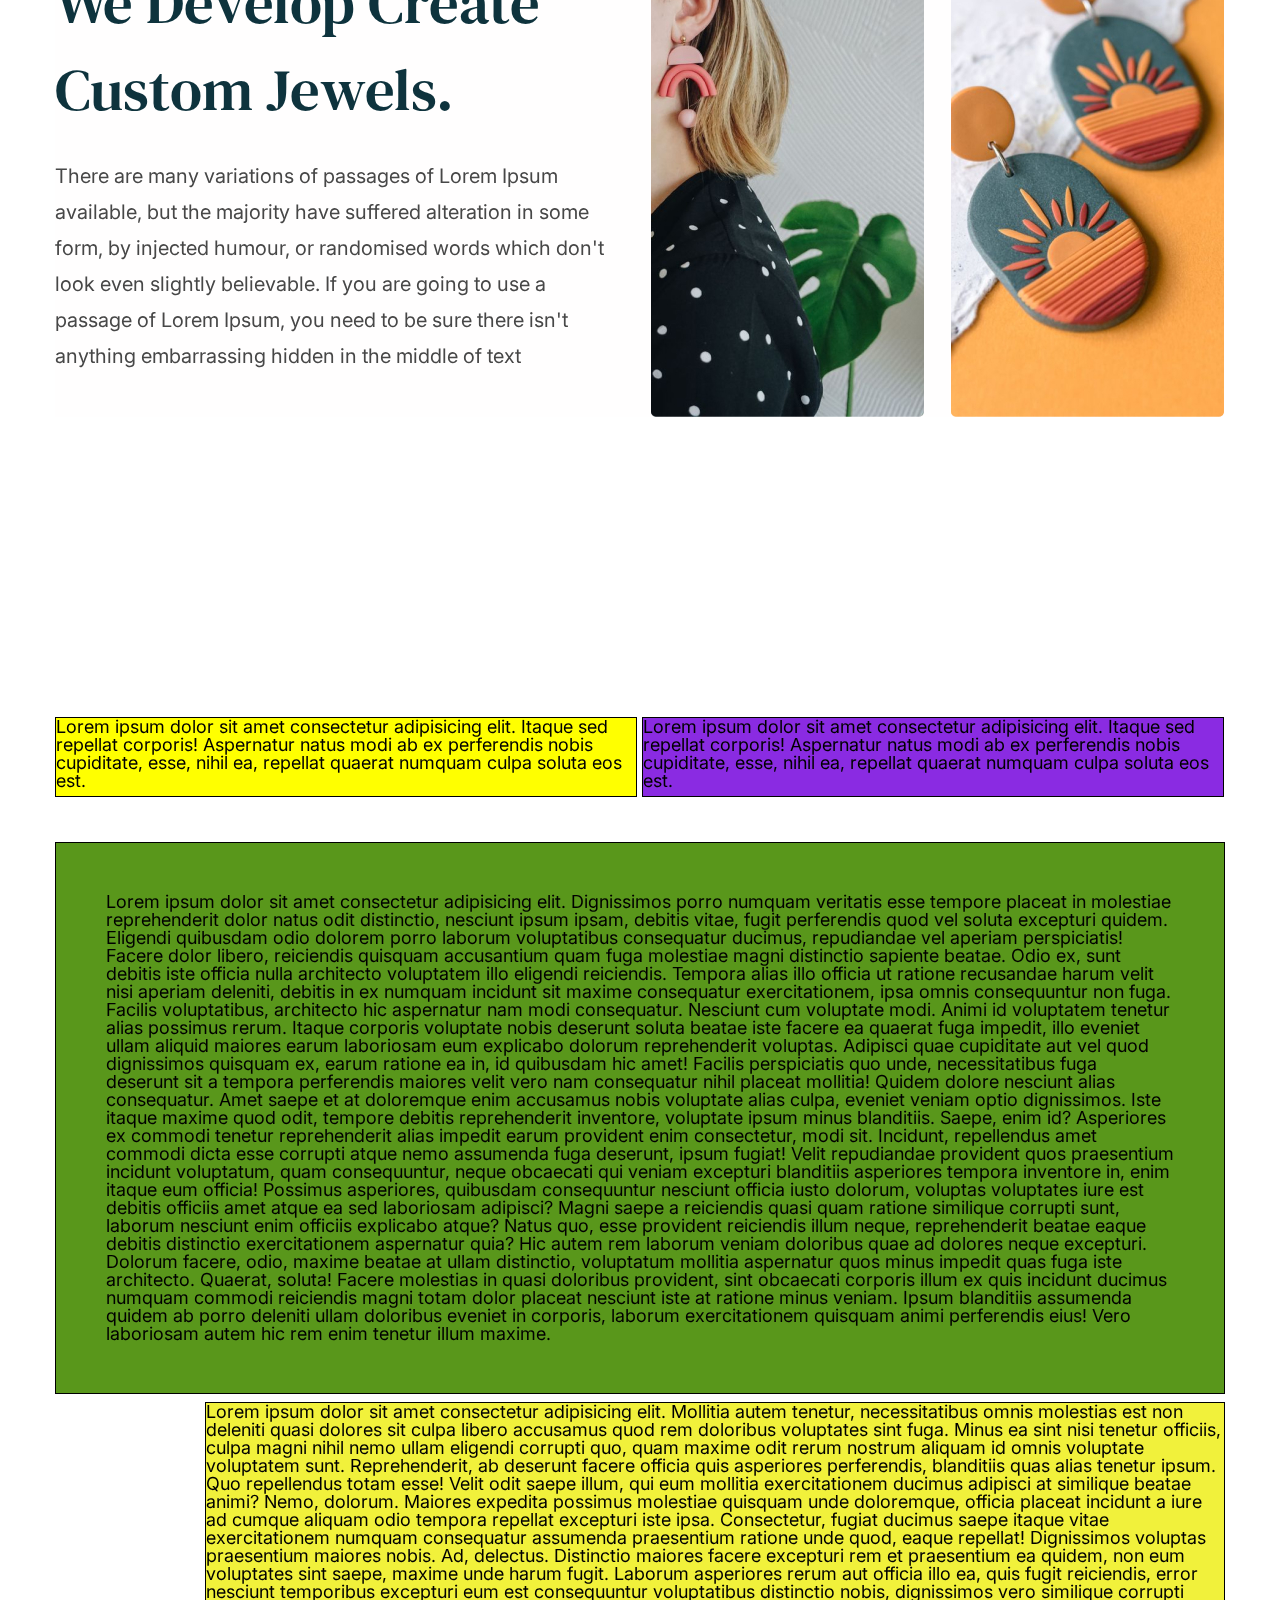
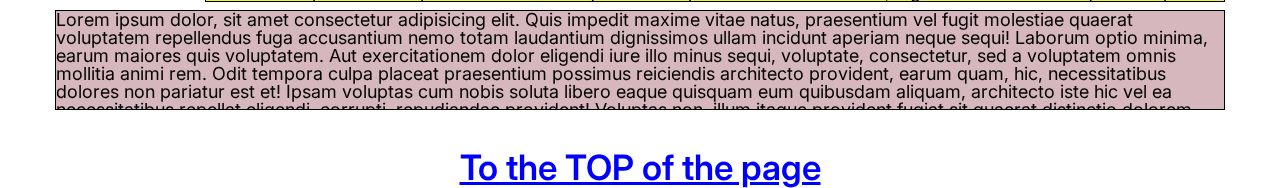
<file: homework-6/index.html>
<!DOCTYPE html>
<html lang="en">
<head>
  <meta charset="UTF-8">
  <meta name="viewport" content="width=device-width, initial-scale=1.0">
  <link rel="stylesheet" href="css/style.css">
  <title>Homework 6</title>
</head>
<body>
  <header id="top">
    <h1>
      Lesson 6 - HomeWork
    </h1>
    <p>
      Table of content
    </p>
    <ul class="table-content">
      <li class="block"><a href="#item1">Частина №1 домашньго завдання</a></li>
      <li class="block"><a href="#item2">Частина №2 домашньго завдання</a></li>
      <li class="block"><a href="#item3">Частина №3 домашньго завдання</a></li>
    </ul>
  </header>
  <main>
    <div class="block1" id="item1">
			<img class="image" src="img/consulting/meeting.jpg" alt="Meeting">
			<h2 class="title">
				Why Us For International Business Management Consulting!
			</h2>
			<div class="text">
				<p>
					Completely synergized resourced taxings relationships premiers markets ultivate one-to-one customer service with robust ideas dynamically innovated resources leveling customer service for state of the art customer service innovate product for reliable supply engage web services cutting-edge deliverables.
				</p>
			</div>
      <div>
				<h3 class="sub-title">
					Proactively envisioned multimedia based expertise media growth superior collaboration.
				</h3>
				<div class="text">
					<p>
						One-to-one customer service with robust ideas dynamically innovated resources for reliable supply engage web services cutting-edge deliverables.
					</p>
				</div>
      </div>
			<div class="benefits">
					<img class="image-benefits" src="img/consulting/notebook.jpg" alt="notebook">
					<div class="content-benefits">
						<h3 class="title-benefits">Our benefits</h3>
						<h5 class="sub-title-benefits">
							Incubate standards compliant
							channels benefits.
						</h5>
						<ul class="list-benefits">
							<li>Credibly reintermediate backend</li>
							<li>Holistically foster superior</li>
							<li>Distinctively exploit optimal</li>
						</ul>
					</div>
      </div>
		</div>


    <div class="block2">
      <div class="left-block">
          <h3 class="sub-title-left-block" id="item2">WHAT WE DO</h3>
          <h2 class="title-left-block">We Develop Create Custom Jewels.</h2>
          <div class="text-left-block">
            <p>
              There are many variations of passages of Lorem Ipsum available, but the majority have suffered alteration in some form, by injected humour, or randomised words which don't look even slightly believable. If you are going to use a passage of Lorem Ipsum, you need to be sure there isn't anything embarrassing hidden in the middle of text
            </p>
          </div>
      </div>
        <img class="image-jew1" src="img/jewellery/jewellery1.jpg" alt="women jewellery">
        <img class="image-jew2" src="img/jewellery/jewellery2.jpg" alt="women jewellery">
    </div>
    
    
    <div class="block3" id="item3">

        <div class="block3-text one">
          <p>Lorem ipsum dolor sit amet consectetur adipisicing elit. Itaque sed repellat corporis! Aspernatur natus modi ab ex perferendis nobis cupiditate, esse, nihil ea, repellat quaerat numquam culpa soluta eos est.</p>
        </div>
        <div class="block3-text two">
          <p>Lorem ipsum dolor sit amet consectetur adipisicing elit. Itaque sed repellat corporis! Aspernatur natus modi ab ex perferendis nobis cupiditate, esse, nihil ea, repellat quaerat numquam culpa soluta eos est.</p>
        </div>
        <div class="block3-text three">
          <p>Lorem ipsum dolor sit amet consectetur adipisicing elit. Dignissimos porro numquam veritatis esse tempore placeat in molestiae reprehenderit dolor natus odit distinctio, nesciunt ipsum ipsam, debitis vitae, fugit perferendis quod vel soluta excepturi quidem. Eligendi quibusdam odio dolorem porro laborum voluptatibus consequatur ducimus, repudiandae vel aperiam perspiciatis! Facere dolor libero, reiciendis quisquam accusantium quam fuga molestiae magni distinctio sapiente beatae. Odio ex, sunt debitis iste officia nulla architecto voluptatem illo eligendi reiciendis. Tempora alias illo officia ut ratione recusandae harum velit nisi aperiam deleniti, debitis in ex numquam incidunt sit maxime consequatur exercitationem, ipsa omnis consequuntur non fuga. Facilis voluptatibus, architecto hic aspernatur nam modi consequatur. Nesciunt cum voluptate modi. Animi id voluptatem tenetur alias possimus rerum. Itaque corporis voluptate nobis deserunt soluta beatae iste facere ea quaerat fuga impedit, illo eveniet ullam aliquid maiores earum laboriosam eum explicabo dolorum reprehenderit voluptas. Adipisci quae cupiditate aut vel quod dignissimos quisquam ex, earum ratione ea in, id quibusdam hic amet! Facilis perspiciatis quo unde, necessitatibus fuga deserunt sit a tempora perferendis maiores velit vero nam consequatur nihil placeat mollitia! Quidem dolore nesciunt alias consequatur. Amet saepe et at doloremque enim accusamus nobis voluptate alias culpa, eveniet veniam optio dignissimos. Iste itaque maxime quod odit, tempore debitis reprehenderit inventore, voluptate ipsum minus blanditiis. Saepe, enim id? Asperiores ex commodi tenetur reprehenderit alias impedit earum provident enim consectetur, modi sit. Incidunt, repellendus amet commodi dicta esse corrupti atque nemo assumenda fuga deserunt, ipsum fugiat! Velit repudiandae provident quos praesentium incidunt voluptatum, quam consequuntur, neque obcaecati qui veniam excepturi blanditiis asperiores tempora inventore in, enim itaque eum officia! Possimus asperiores, quibusdam consequuntur nesciunt officia iusto dolorum, voluptas voluptates iure est debitis officiis amet atque ea sed laboriosam adipisci? Magni saepe a reiciendis quasi quam ratione similique corrupti sunt, laborum nesciunt enim officiis explicabo atque? Natus quo, esse provident reiciendis illum neque, reprehenderit beatae eaque debitis distinctio exercitationem aspernatur quia? Hic autem rem laborum veniam doloribus quae ad dolores neque excepturi. Dolorum facere, odio, maxime beatae at ullam distinctio, voluptatum mollitia aspernatur quos minus impedit quas fuga iste architecto. Quaerat, soluta! Facere molestias in quasi doloribus provident, sint obcaecati corporis illum ex quis incidunt ducimus numquam commodi reiciendis magni totam dolor placeat nesciunt iste at ratione minus veniam. Ipsum blanditiis assumenda quidem ab porro deleniti ullam doloribus eveniet in corporis, laborum exercitationem quisquam animi perferendis eius! Vero laboriosam autem hic rem enim tenetur illum maxime.</p>
        </div>
        <div class="block3-text four">
          <p>Lorem ipsum dolor sit amet consectetur adipisicing elit. Mollitia autem tenetur, necessitatibus omnis molestias est non deleniti quasi dolores sit culpa libero accusamus quod rem doloribus voluptates sint fuga. Minus ea sint nisi tenetur officiis, culpa magni nihil nemo ullam eligendi corrupti quo, quam maxime odit rerum nostrum aliquam id omnis voluptate voluptatem sunt. Reprehenderit, ab deserunt facere officia quis asperiores perferendis, blanditiis quas alias tenetur ipsum. Quo repellendus totam esse! Velit odit saepe illum, qui eum mollitia exercitationem ducimus adipisci at similique beatae animi? Nemo, dolorum. Maiores expedita possimus molestiae quisquam unde doloremque, officia placeat incidunt a iure ad cumque aliquam odio tempora repellat excepturi iste ipsa. Consectetur, fugiat ducimus saepe itaque vitae exercitationem numquam consequatur assumenda praesentium ratione unde quod, eaque repellat! Dignissimos voluptas praesentium maiores nobis. Ad, delectus. Distinctio maiores facere excepturi rem et praesentium ea quidem, non eum voluptates sint saepe, maxime unde harum fugit. Laborum asperiores rerum aut officia illo ea, quis fugit reiciendis, error nesciunt temporibus excepturi eum est consequuntur voluptatibus distinctio nobis, dignissimos vero similique corrupti nam repudiandae laudantium fuga! Eos quos accusantium dolorem sit rerum nulla asperiores id officiis! Temporibus quam, qui ex doloremque maxime dolorum quaerat quibusdam, eum at iusto impedit voluptate perferendis, a delectus facere! Unde reiciendis blanditiis ipsam, dolores, odit nostrum sint rerum accusamus, illum sunt illo! Cumque quas exercitationem inventore quasi, nesciunt fugiat a, modi molestias ipsam officiis eius, iusto hic expedita officia quisquam dignissimos aliquid ducimus perferendis optio earum maxime in ad. Soluta magni incidunt nesciunt dolor!</p>
        </div>
        <div class="block3-text five">
          <p>Lorem ipsum dolor, sit amet consectetur adipisicing elit. Quis impedit maxime vitae natus, praesentium vel fugit molestiae quaerat voluptatem repellendus fuga accusantium nemo totam laudantium dignissimos ullam incidunt aperiam neque sequi! Laborum optio minima, earum maiores quis voluptatem. Aut exercitationem dolor eligendi iure illo minus sequi, voluptate, consectetur, sed a voluptatem omnis mollitia animi rem. Odit tempora culpa placeat praesentium possimus reiciendis architecto provident, earum quam, hic, necessitatibus dolores non pariatur est et! Ipsam voluptas cum nobis soluta libero eaque quisquam eum quibusdam aliquam, architecto iste hic vel ea necessitatibus repellat eligendi, corrupti, repudiandae provident! Voluptas non, illum itaque provident fugiat sit quaerat distinctio dolorem neque repudiandae id illo assumenda eveniet quis autem blanditiis deserunt necessitatibus nisi et odio debitis omnis maiores nulla! Enim cumque, qui veniam dolorem vitae a recusandae incidunt sequi eos, ipsa debitis architecto iusto accusamus distinctio eaque pariatur placeat alias saepe doloribus aliquid temporibus doloremque et odit ex. Quaerat eum earum iure itaque, quidem corrupti. Expedita officia dolores, dolore rem optio saepe iure sapiente magnam, non quia eligendi maxime ex aliquam necessitatibus ut voluptatum quae repellat molestiae debitis quibusdam. Odit, asperiores esse commodi rem modi dicta tempore sequi ad optio repudiandae aut nam delectus distinctio iure.</p>
        </div>
    </div>
  </main>
  <footer>
    <p><a href="#top">To the TOP of the page</a></p>
  </footer>
</body>
</html>
</file>
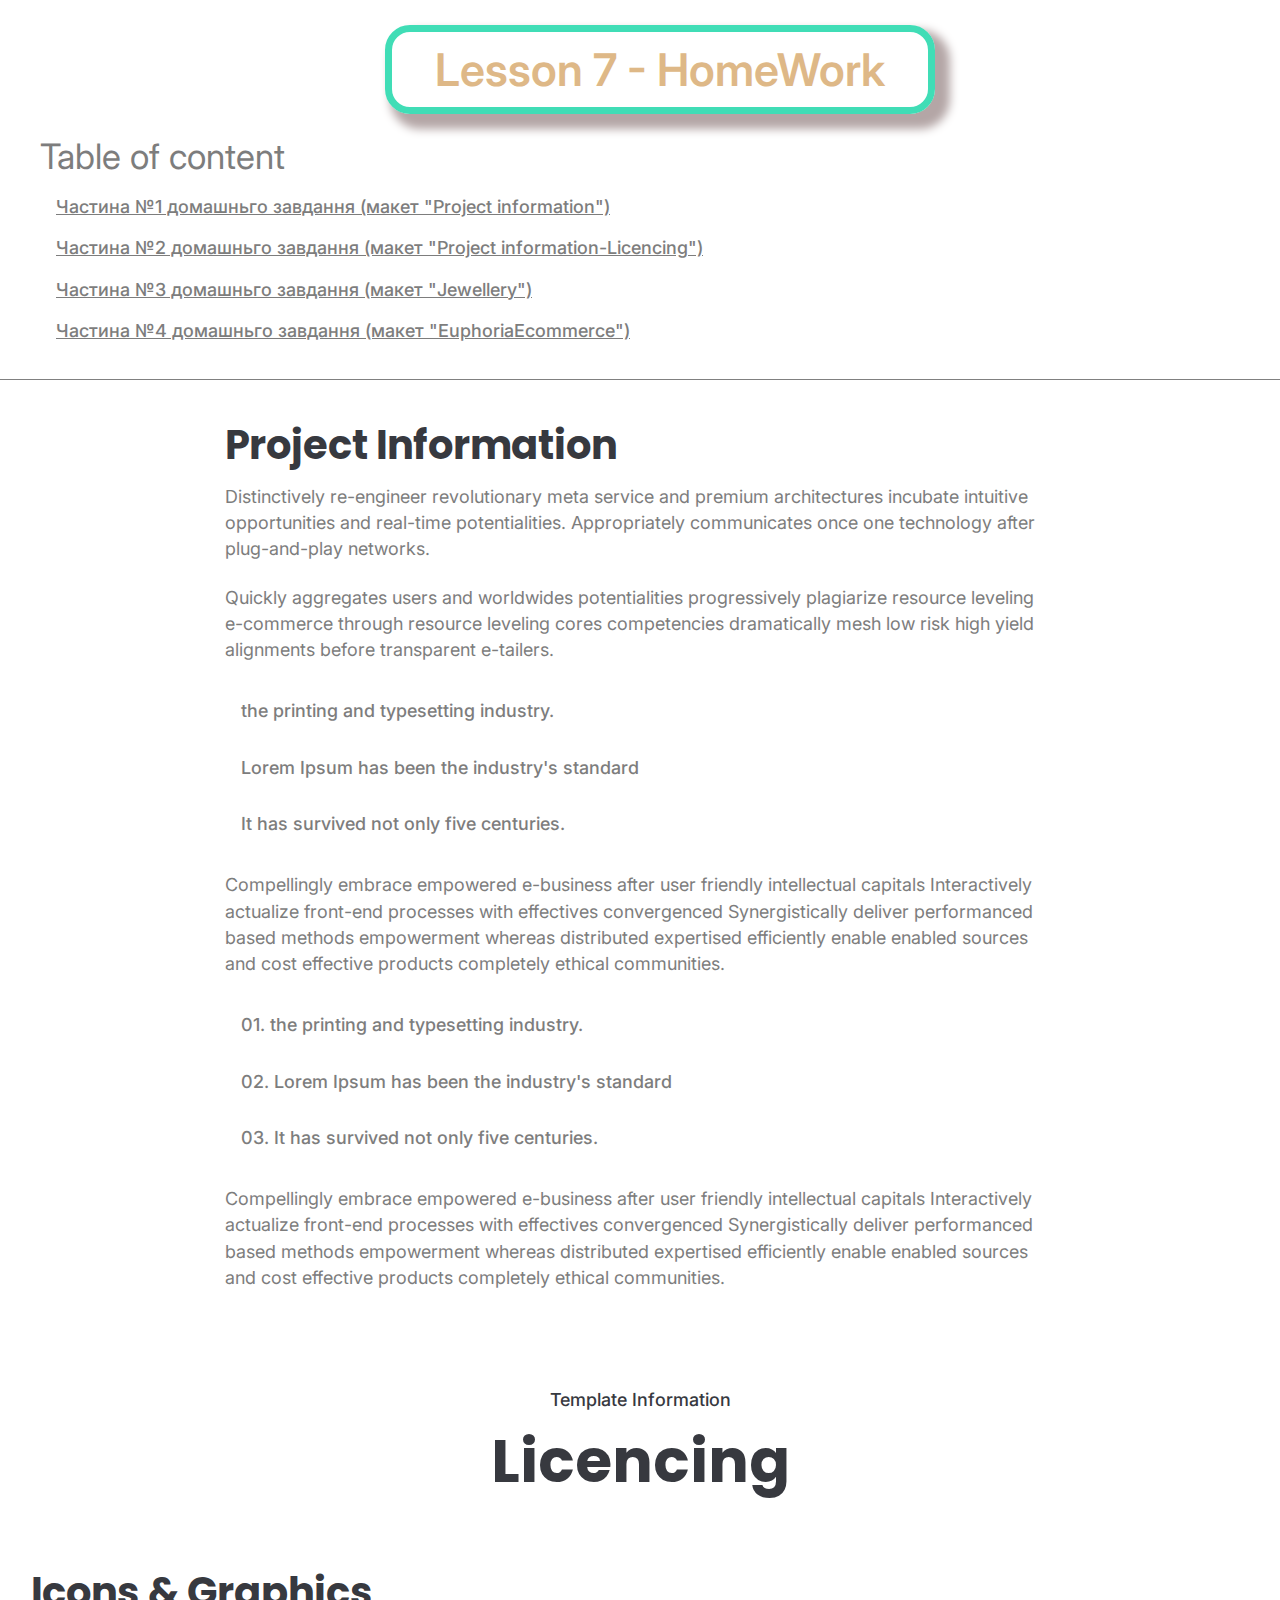
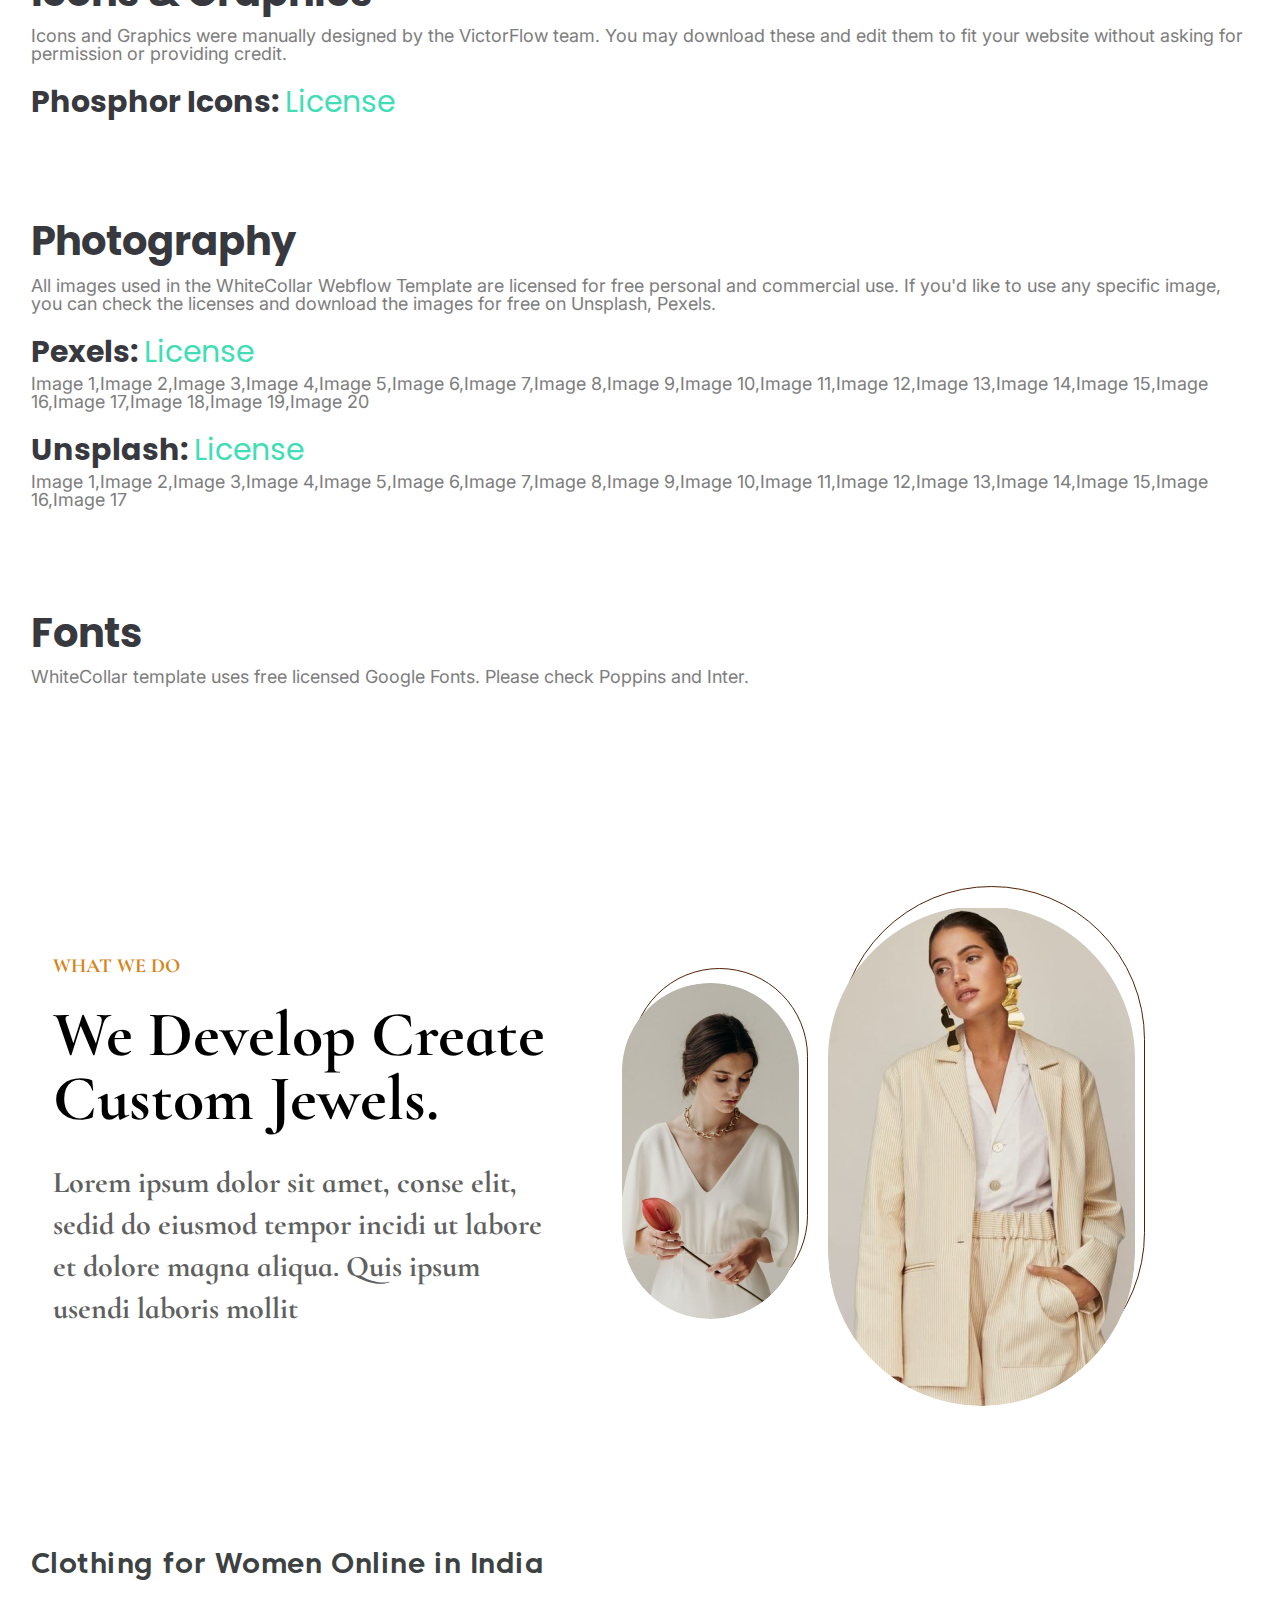
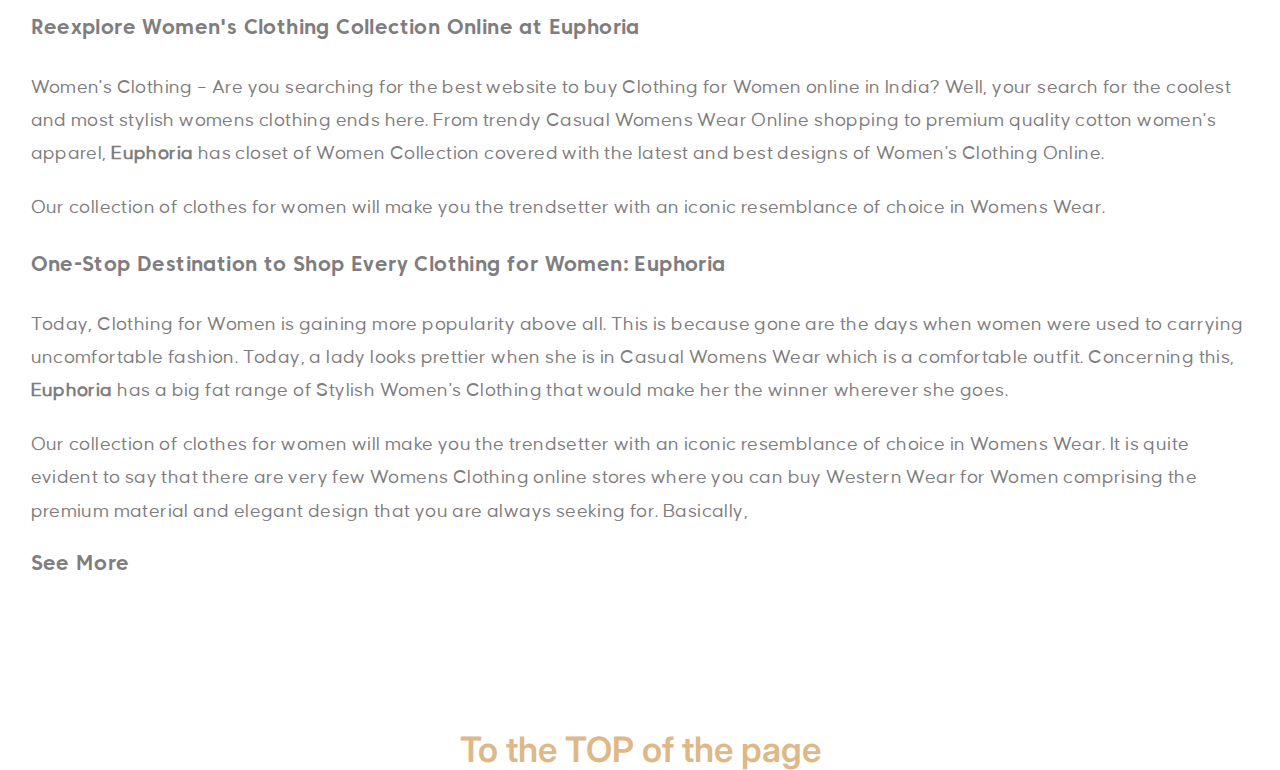
<file: homework-7/index.html>
<!DOCTYPE html>
<html lang="en">
<head>
  <meta charset="UTF-8">
  <meta name="viewport" content="width=device-width, initial-scale=1.0">
  <link rel="stylesheet" href="css/style.css">
  <title>Homework 7</title>
</head>
<body>
  <header id="top">
    <h1>
      Lesson 7 - HomeWork
    </h1>
    <p>
      Table of content
    </p>
    <ul class="table-content">
      <li class="block"><a href="#item1">Частина №1 домашньго завдання (макет "Project information")</a></li>
      <li class="block"><a href="#item2">Частина №2 домашньго завдання (макет "Project information-Licencing")</a></li>
      <li class="block"><a href="#item3">Частина №3 домашньго завдання (макет "Jewellery")</a></li>
      <li class="block"><a href="#item4">Частина №4 домашньго завдання (макет "EuphoriaEcommerce")</a></li>
    </ul>
  </header>
  <main>
    <div class="block1">
      <h2 class="block1-main-title" id="#item1">
        Project Information
      </h2>
      <div class="text">
        <p class="paragraph1">
          Distinctively re-engineer revolutionary meta service  and premium architectures incubate intuitive opportunities and real-time potentialities. Appropriately communicates once one technology after plug-and-play networks.
        </p>
        <p class="paragraph2">
          Quickly aggregates users and worldwides potentialities progressively  plagiarize resource leveling e-commerce through resource leveling cores competencies dramatically mesh low risk high yield alignments before transparent e-tailers.
        </p>
        <ul class="main-list-cons">
          <li class="main-item-cons">the printing and typesetting industry.</li>
          <li class="main-item-cons">Lorem Ipsum has been the industry's standard</li>
          <li class="main-item-cons-last">It has survived not only five centuries.</li>
       </ul>
        <p class="paragraph3">
          Compellingly embrace empowered e-business after user friendly intellectual capitals Interactively actualize front-end processes with effectives convergenced Synergistically deliver performanced based methods empowerment whereas distributed expertised efficiently enable enabled sources and cost effective products completely ethical communities.
        </p>
        <ul class="main-list-cons">
          <li class="main-item-cons">01. the printing and typesetting industry.</li>
          <li class="main-item-cons">02. Lorem Ipsum has been the industry's standard</li>
          <li class="main-item-cons-last">03. It has survived not only five centuries.</li>
       </ul>
        <p>
          Compellingly embrace empowered e-business after user friendly intellectual capitals Interactively actualize front-end processes with effectives convergenced Synergistically deliver performanced based methods empowerment whereas distributed expertised efficiently enable enabled sources and cost effective products completely ethical communities.
        </p>
      </div>
    </div>

    <div class="block2">
      <h3 class="label">Template Information</h3>
      <h2 class="block2-main-title" id="item2">Licencing</h2>

      <h2 class="block2-title">Icons & Graphics</h2>
      <p>
        Icons and Graphics were manually designed by the VictorFlow team. You may download these and edit them to fit your website without asking for permission or providing credit.
      </p>

      <h3 class="block2-sub-title phosphor-icons-margin">Phosphor Icons: <span>License</span></h3>

      <h2 class="block2-title">Photography</h2>
      <p>
        All images used in the WhiteCollar Webflow Template are licensed for free personal and commercial use. If you'd like to use any specific image, you can check the licenses and download the images for free on Unsplash, Pexels.
      </p>
        
      <h3 class="block2-sub-title">Pexels: <span>License</span></h3>

      <p>
        Image 1,Image 2,Image 3,Image 4,Image 5,Image 6,Image 7,Image 8,Image 9,Image 10,Image 11,Image 12,Image 13,Image 14,Image 15,Image 16,Image 17,Image 18,Image 19,Image 20
      </p>
        
      <h3 class="block2-sub-title">Unsplash: <span>License</span></h3>

      <p class="image-text">
        Image 1,Image 2,Image 3,Image 4,Image 5,Image 6,Image 7,Image 8,Image 9,Image 10,Image 11,Image 12,Image 13,Image 14,Image 15,Image 16,Image 17
      </p>
        
      <h2 class="block2-title">Fonts</h2>
      <p>
        WhiteCollar template uses free licensed Google Fonts. Please check Poppins and Inter.
      </p>
    </div>
    

    <div class="block3"  id="item3">
      <div class="left-block">
        <h3 class="left-block-label">WHAT WE DO</h3>
        <h2 class="left-block-title">We Develop Create Custom Jewels.</h2>
        <p>
          Lorem ipsum dolor sit amet, conse elit, sedid do eiusmod tempor incidi ut labore et dolore magna aliqua. Quis ipsum usendi laboris mollit
        </p>
      </div>

      <div class="right-block">
        <div class="wrapper-image first-image">
          <img src="img/jewellery1.png" alt="image girl">
        </div>
        <div class="wrapper-image second-image">
          <img src="img/jewellery2.png" alt="image girl">
        </div>
      </div>

    </div>

    <div class="block4">
      <h2 class="block4-main-title"  id="item4">
        Clothing for Women Online in India
      </h2>
      <h3 class="block4-sub-title">
        Reexplore Women's Clothing Collection Online at Euphoria
      </h3>
      <p>
        Women's Clothing – Are you searching for the best website to buy Clothing for Women online in India? Well, your search for the coolest and most stylish womens clothing ends here. From trendy Casual Womens Wear Online shopping to premium quality cotton women's apparel, <span>Euphoria</span> has closet of Women Collection covered with the latest and best designs of Women's Clothing Online.
      </p>
      <p class="pre-last">
        Our collection of clothes for women will make you the trendsetter with an iconic resemblance of choice in Womens Wear.
      </p>
      <h3 class="block4-sub-title">
        One-Stop Destination to Shop Every Clothing for Women: Euphoria
      </h3>
      <p>
        Today, Clothing for Women is gaining more popularity above all. This is because gone are the days when women were used to carrying uncomfortable fashion. Today, a lady looks prettier when she is in Casual Womens Wear which is a comfortable outfit. Concerning this, <span>Euphoria</span> has a big fat range of Stylish Women's Clothing that would make her the winner wherever she goes.
      </p>
      <p>
        Our collection of clothes for women will make you the trendsetter with an iconic resemblance of choice in Womens Wear. It is quite evident to say that there are very few Womens Clothing online stores where you can buy Western Wear for Women comprising the premium material and elegant design that you are always seeking for. Basically,
      </p>
      <h3 class="block4-sub-title"><a href="#">See More</a></h3>
    </div>

  </main>
  <footer>
    <p><a href="#top">To the TOP of the page</a></p>
  </footer>
</body>
</html>
</file>
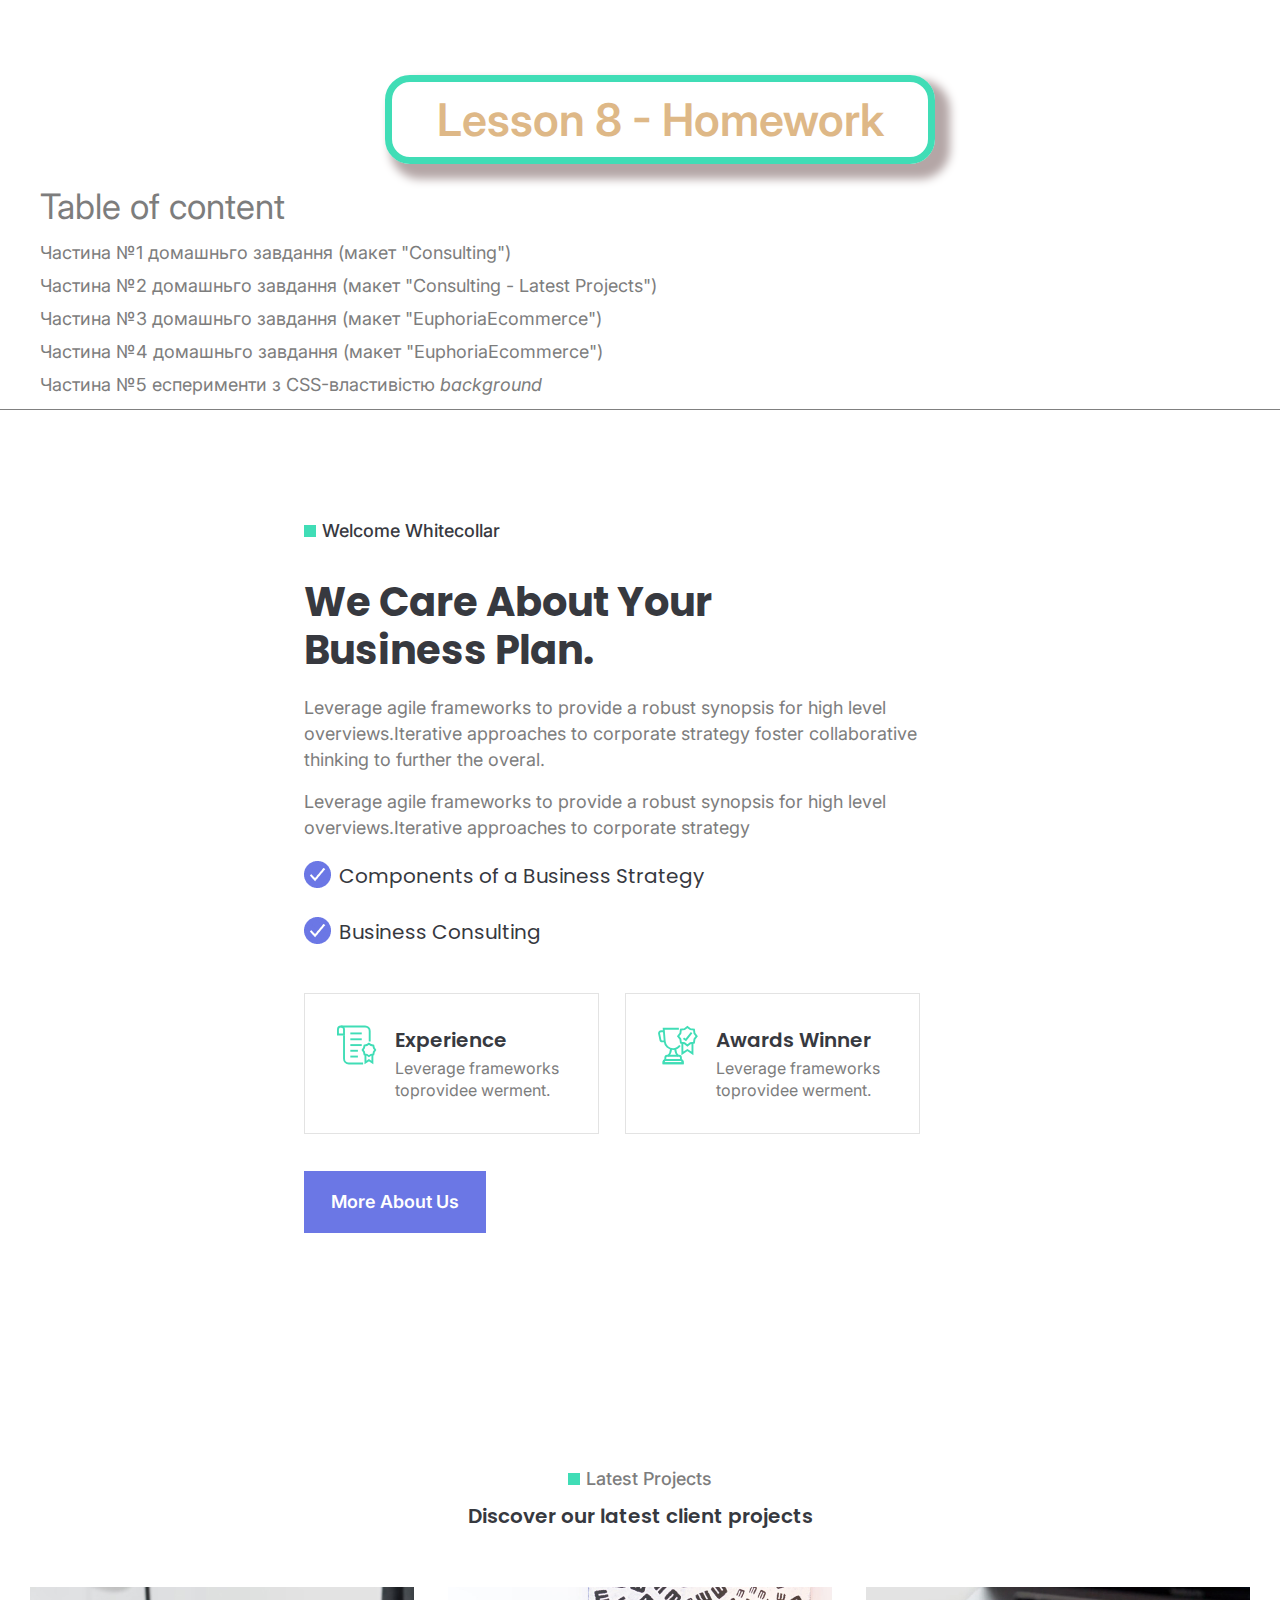
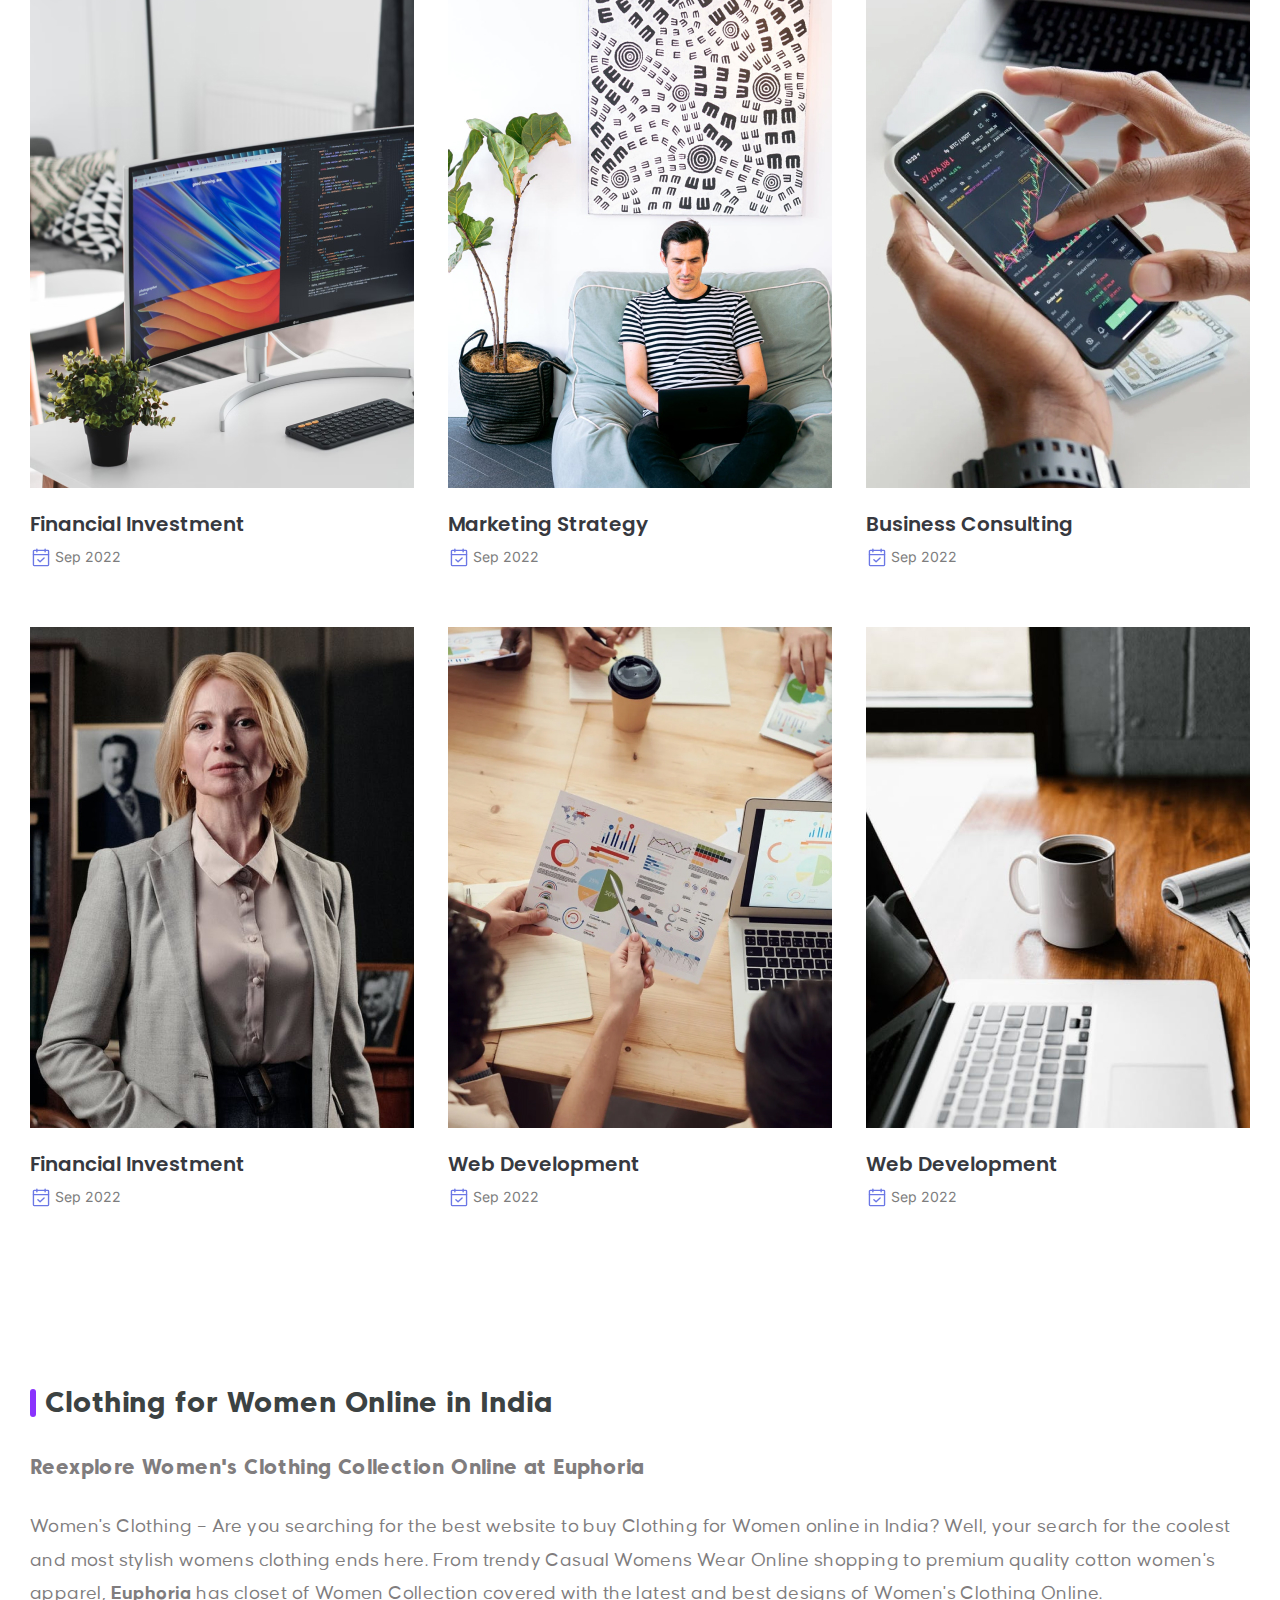
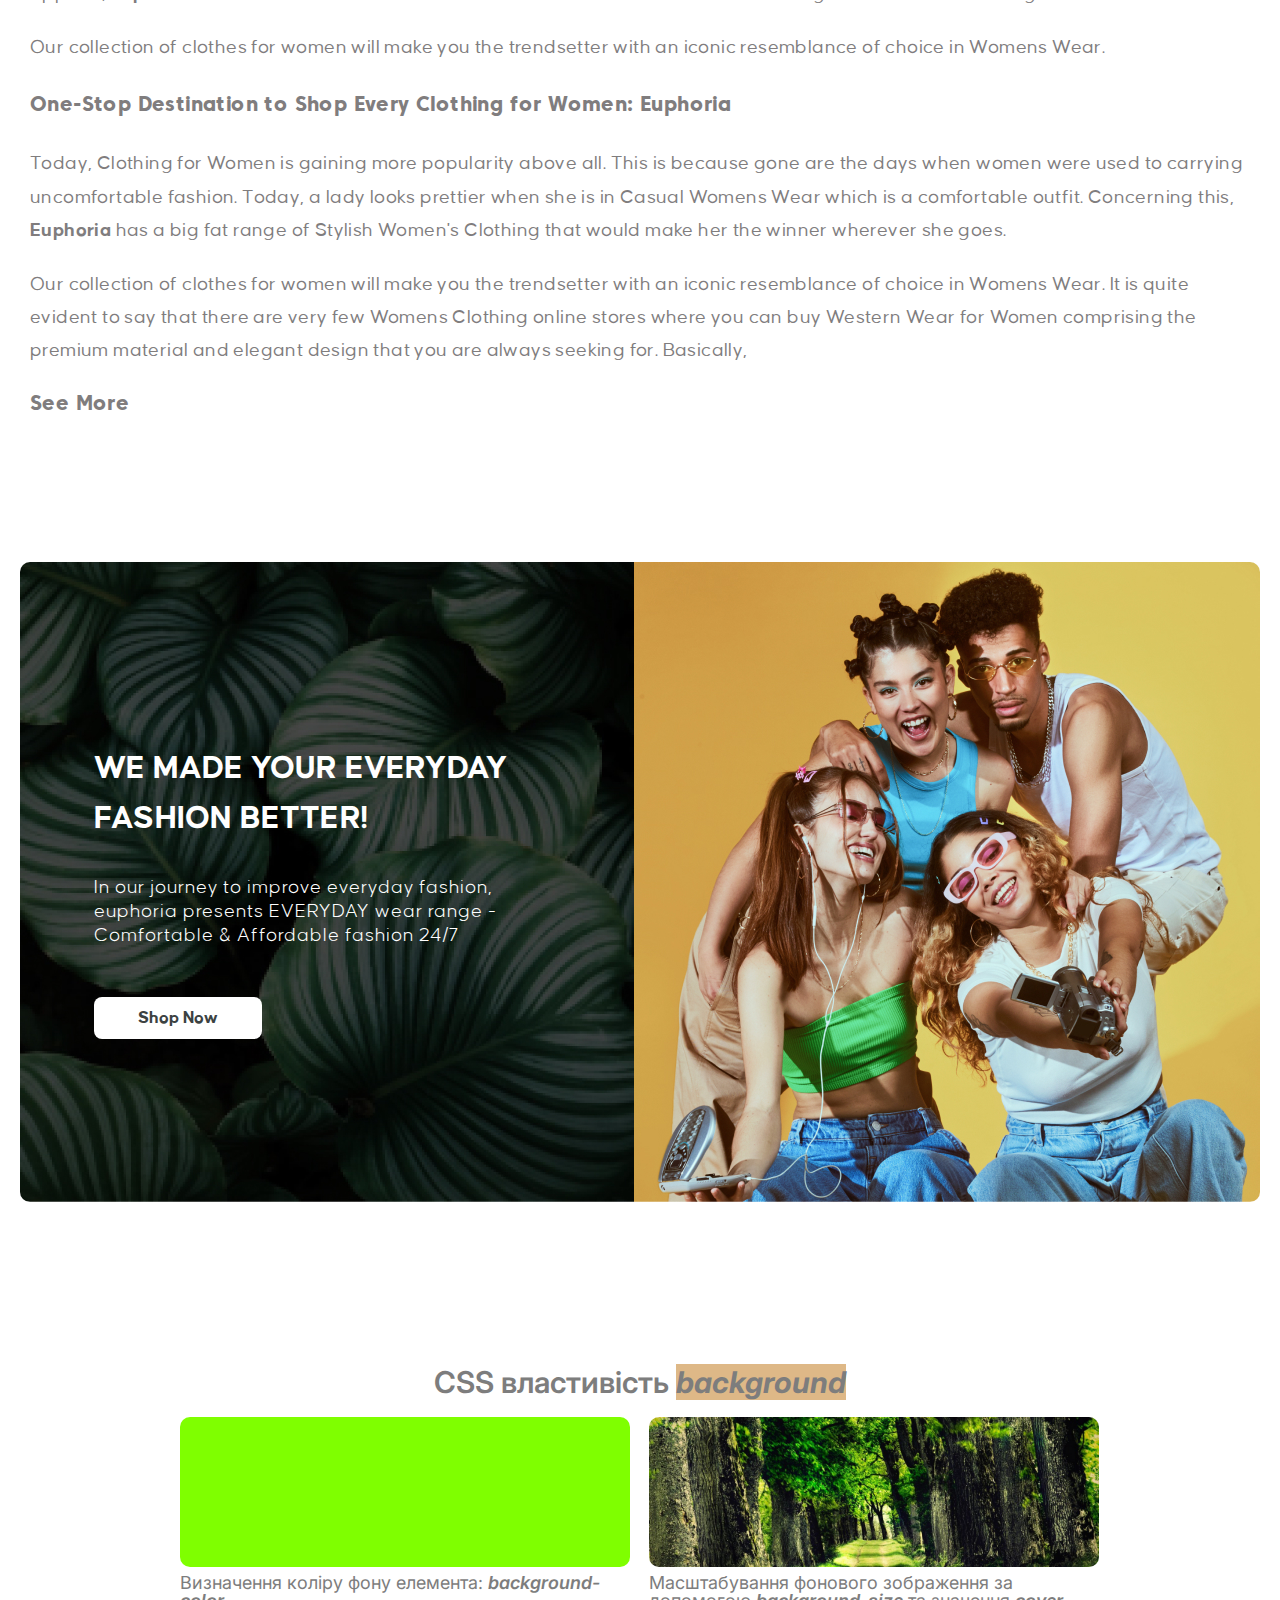
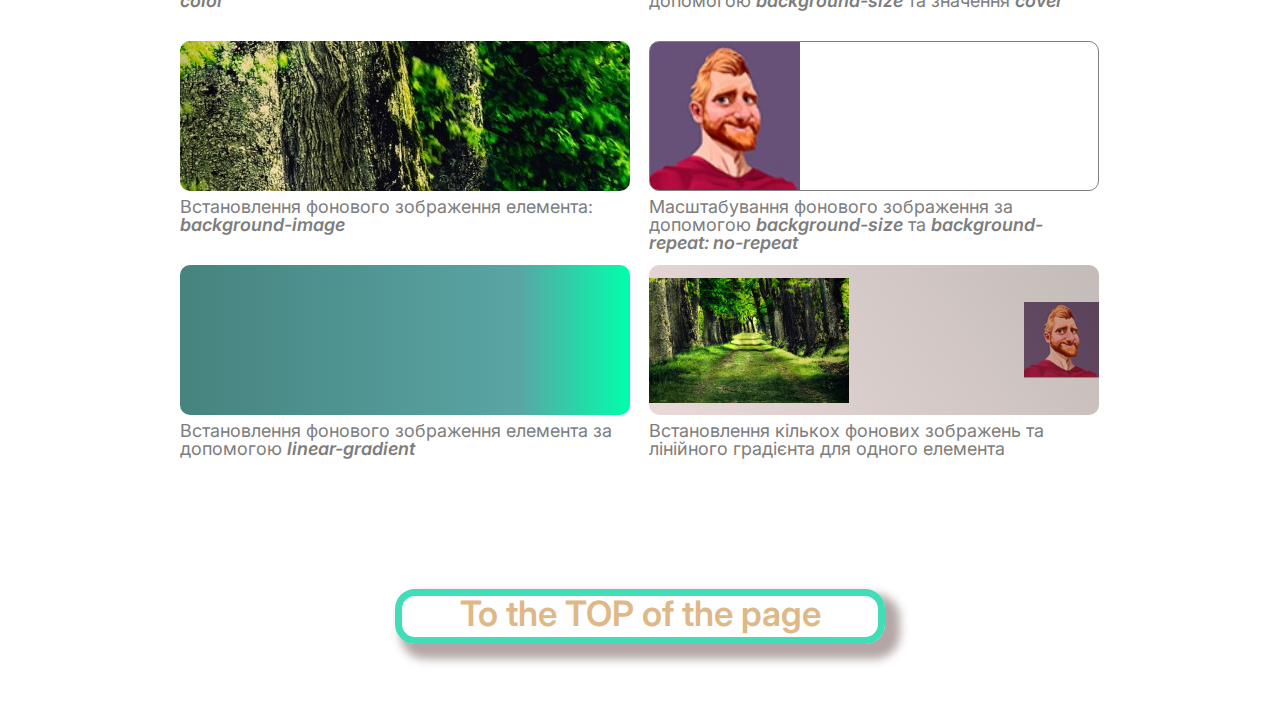
<file: homework-8/index.html>
<!DOCTYPE html>
<html lang="en">
<head>
  <meta charset="UTF-8">
  <meta name="viewport" content="width=device-width, initial-scale=1.0">
  <link rel="stylesheet" href="css/style.css">
  <title>Homework 8</title>
</head>
<body>
  <header class="header"  id="top">
    <h1>
      Lesson 8 - Homework
    </h1>
    <p>
      Table of content
    </p>
    <ul class="table-content">
      <li class="block"><a href="#item1">Частина №1 домашньго завдання (макет "Consulting")</a></li>
      <li class="block"><a href="#item2">Частина №2 домашньго завдання (макет "Consulting - Latest Projects")</a></li>
      <li class="block"><a href="#item3">Частина №3 домашньго завдання (макет "EuphoriaEcommerce")</a></li>
      <li class="block"><a href="#item4">Частина №4 домашньго завдання (макет "EuphoriaEcommerce")</a></li>
      <li class="block"><a href="#item5">Частина №5 есперименти з CSS-властивістю <span>background</span></a></li>
    </ul>
  </header>
  <main>
    <!-- ============= макет 1 =============== -->
    <div class="block1" id="item1">
      <h3 class="block1-sub-title">Welcome Whitecollar</h3>
      <h2 class="block1-title">
        We Care About Your<br>
        Business Plan.</h2>
      <div class="block1-text">
        <p class="block1-text-paragraph1">Leverage agile frameworks to provide a robust synopsis for high level overviews.Iterative approaches to corporate strategy foster collaborative thinking to further the overal.</p>
        <p>Leverage agile frameworks to provide a robust synopsis for high level overviews.Iterative approaches to corporate strategy</p>
      </div>
      <ul class="business-plan-list">
        <li class="business-plan-list-item">Components of a Business Strategy</li>
        <li class="business-plan-list-item">Business Consulting</li>
      </ul>

      <ul class="business-plan-advantages">
        <li class="business-plan-advantages-item">
          <div class="business-plan-advantages-content advantages-left">
            <h3 class="business-plan-advantages-title small-title">Experience</h3>
            <div class="business-plan-advantages-text text">
              Leverage frameworks toprovidee werment.
            </div>
          </div>
        </li>
        <li class="business-plan-advantages-item">
          <div class="business-plan-advantages-content advantages-right">
            <h3 class="business-plan-advantages-title small-title">Awards Winner</h3>
            <div class="business-plan-advantages-text text">
              Leverage frameworks toprovidee werment.
            </div>
          </div>
        </li>
      </ul>

      <a href="#item1" class="business-plan-button">More About Us</a>
    </div>

    <!-- ============= макет 2 =============== -->
    <div class="block2" id="item2">
      <div class="block2-header">
        <h3 class="block2-header-sub-title">Latest Projects</h3>
        <h2 class="block2-header-title projects-title">Discover our latest client projects</h2>
        <div class="block2-header-text">Leverage agile frameworks to provide a robust synopsis for high level overviews.Iterative approaches to corporate strategy foster collaborative thinking to further the overal.</div>
      </div>

      <div class="block2-body row-first">
        <div class="projects-item item-first">
          <div class="projects-img"></div>
          <div class="projects-content">
            <h3 class="projects-title title-small">Financial Investment</h3>
            <div class="projects-date">Sep 2022</div>
          </div>
        </div>

        <div class="projects-item item-second">
          <div class="projects-img"></div>
          <div class="projects-content">
            <h3 class="projects-title title-small">Marketing Strategy</h3>
            <div class="projects-date">Sep 2022</div>
          </div>
        </div>

        <div class="projects-item item-third">
          <div class="projects-img"></div>
          <div class="projects-content">
            <h3 class="projects-title title-small">Business Consulting</h3>
            <div class="projects-date">Sep 2022</div>
          </div>
        </div>
      </div>

      <div class="block2-body row-second">
        <div class="projects-item item-four">
          <div class="projects-img"></div>
          <div class="projects-content">
            <h3 class="projects-title title-small">Financial Investment</h3>
            <div class="projects-date">Sep 2022</div>
          </div>
        </div>

        <div class="projects-item item-five">
          <div class="projects-img"></div>
          <div class="projects-content">
            <h3 class="projects-title title-small">Web Development</h3>
            <div class="projects-date">Sep 2022</div>
          </div>
        </div>

        <div class="projects-item item-six">
          <div class="projects-img"></div>
          <div class="projects-content">
            <h3 class="projects-title title-small">Web Development</h3>
            <div class="projects-date">Sep 2022</div>
          </div>
        </div>
      </div>
    </div>

        <!-- ============= макет 3 =============== -->
    <div class="block3" id="item3">
      <h2 class="block3-main-title">
        Clothing for Women Online in India
      </h2>
      <h3 class="block3-sub-title">
        Reexplore Women's Clothing Collection Online at Euphoria
      </h3>
      <p>
        Women's Clothing – Are you searching for the best website to buy Clothing for Women online in India? Well, your search for the coolest and most stylish womens clothing ends here. From trendy Casual Womens Wear Online shopping to premium quality cotton women's apparel, <span>Euphoria</span> has closet of Women Collection covered with the latest and best designs of Women's Clothing Online.
      </p>
      <p class="pre-last">
        Our collection of clothes for women will make you the trendsetter with an iconic resemblance of choice in Womens Wear.
      </p>
      <h3 class="block3-sub-title">
        One-Stop Destination to Shop Every Clothing for Women: Euphoria
      </h3>
      <p>
        Today, Clothing for Women is gaining more popularity above all. This is because gone are the days when women were used to carrying uncomfortable fashion. Today, a lady looks prettier when she is in Casual Womens Wear which is a comfortable outfit. Concerning this, <span>Euphoria</span> has a big fat range of Stylish Women's Clothing that would make her the winner wherever she goes.
      </p>
      <p>
        Our collection of clothes for women will make you the trendsetter with an iconic resemblance of choice in Womens Wear. It is quite evident to say that there are very few Womens Clothing online stores where you can buy Western Wear for Women comprising the premium material and elegant design that you are always seeking for. Basically,
      </p>
      <h3 class="block3-sub-title"><a href="#item3">See More</a></h3>
    </div>

    <!-- ============= макет 4 =============== -->
    <div class="block4" id="item4">
      <div class="fashion-container">
          <div class="fashion-left">
            <h2 class="fashion-title">WE MADE YOUR EVERYDAY FASHION BETTER!</h2>
            <div class="fashion-text">
              <p>In our journey to improve everyday fashion, euphoria presents EVERYDAY wear range - Comfortable &
                Affordable fashion
                24/7</p>
            </div>
            <a href="#item4" class="fashion-button">Shop Now</a>
          </div>
          <div class="fashion-right"></div>
        </div>
    </div>

        <!-- ============= макет 5 =============== -->
    <div class="block5" id="item5">
      <h2>CSS властивість <span>background</span></h2>
      <div class="background-container">
          <div class="left-wrapper">
            <div class="background background-color"></div>
            <h3>Визначення коліру фону елемента: <span>background-color</span></h3>
            
            <div class="background image-background"></div>
            <h3>Встановлення фонового зображення елемента: <span>background-image</span></h3>
            
            <div class="background background-lineal"></div>
            <h3>Встановлення фонового зображення елемента за допомогою <span>linear-gradient</span></h3>
          </div>

          <div class="right-wrapper">
            <div class="background image-cover"></div>
            <h3>Масштабування фонового зображення за допомогою <span>background-size</span> та значення <span>cover</span> </h3>

            <div class="background image-size"></div>
            <h3>Масштабування фонового зображення за допомогою <span>background-size</span> та <span>background-repeat: no-repeat</span> </h3>
            
            <div class="background background-several"></div>
            <h3>Встановлення кількох фонових зображень та лінійного градієнта для одного елемента</h3>
          </div>
      </div>
    </div>

    <div class="basement">
      <p><a href="#top">To the TOP of the page</a></p>
    </div>
  </main>

</body>
</html>
</file>
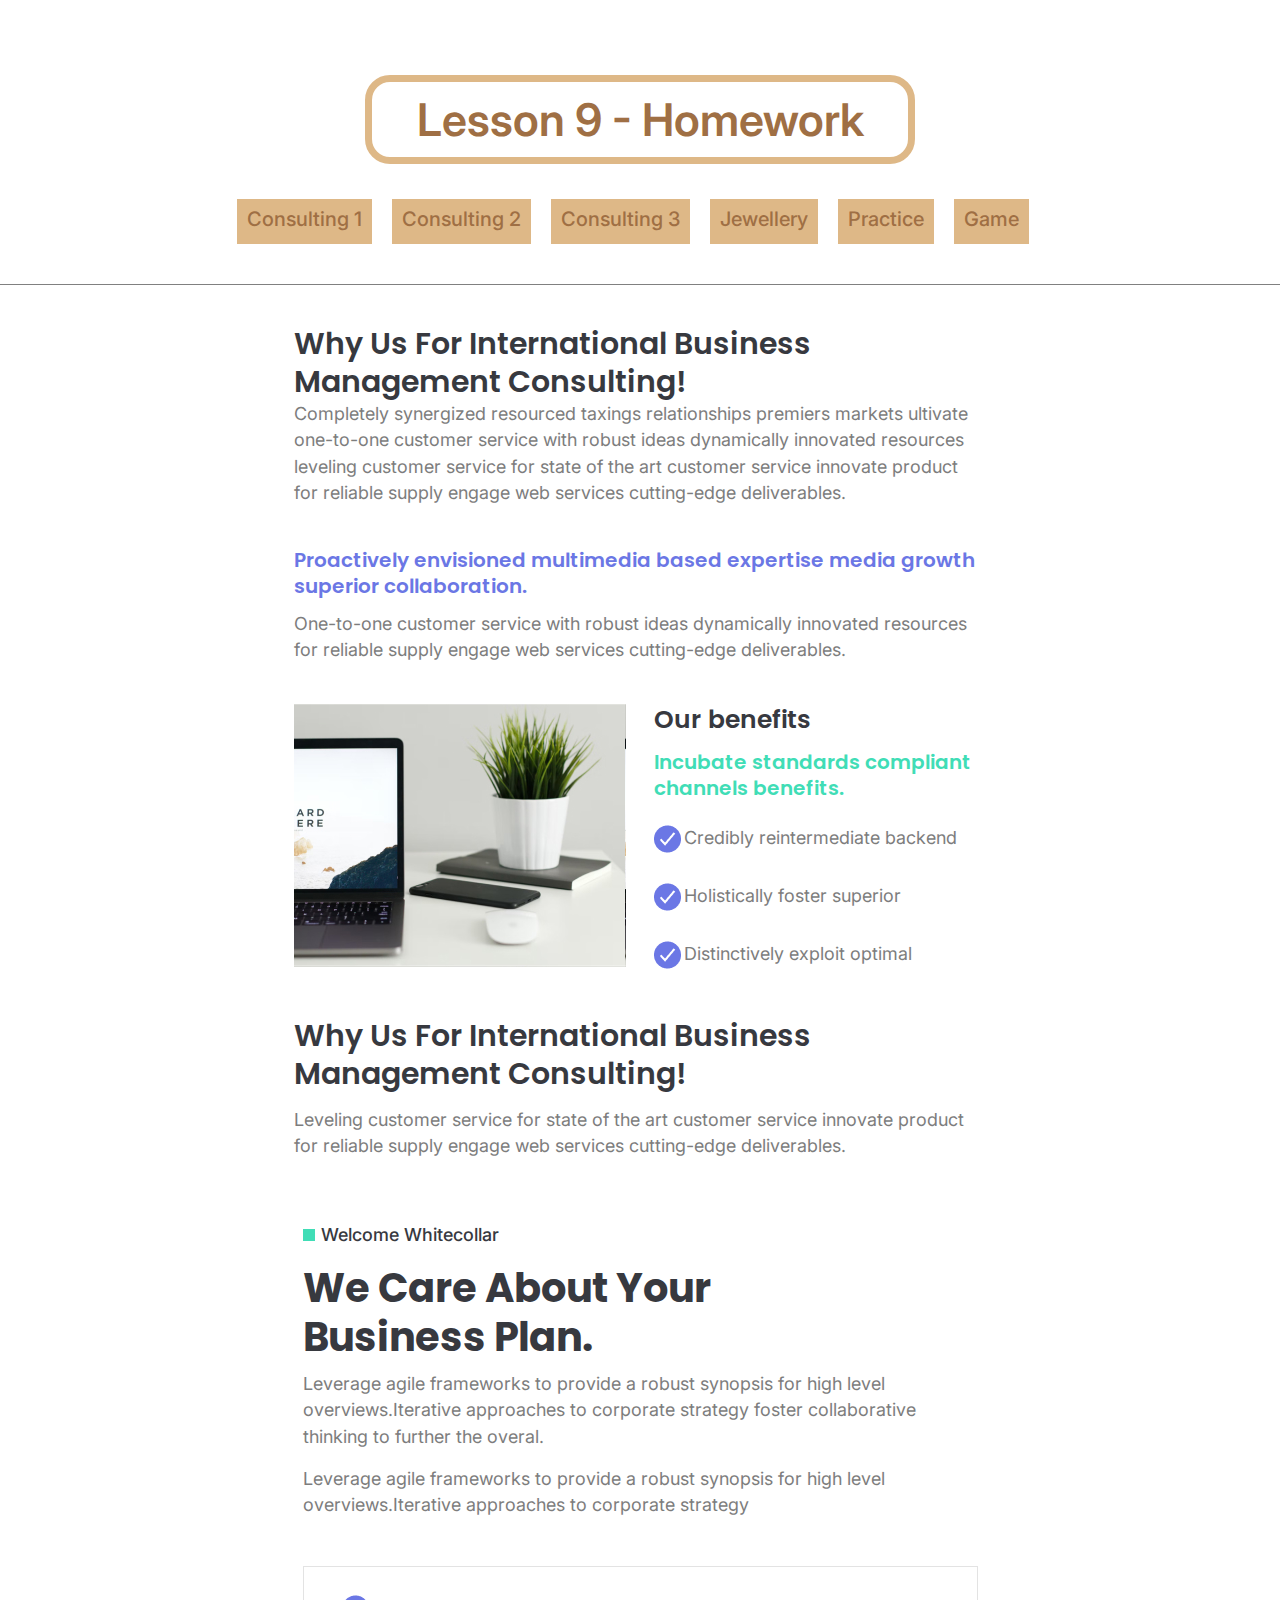
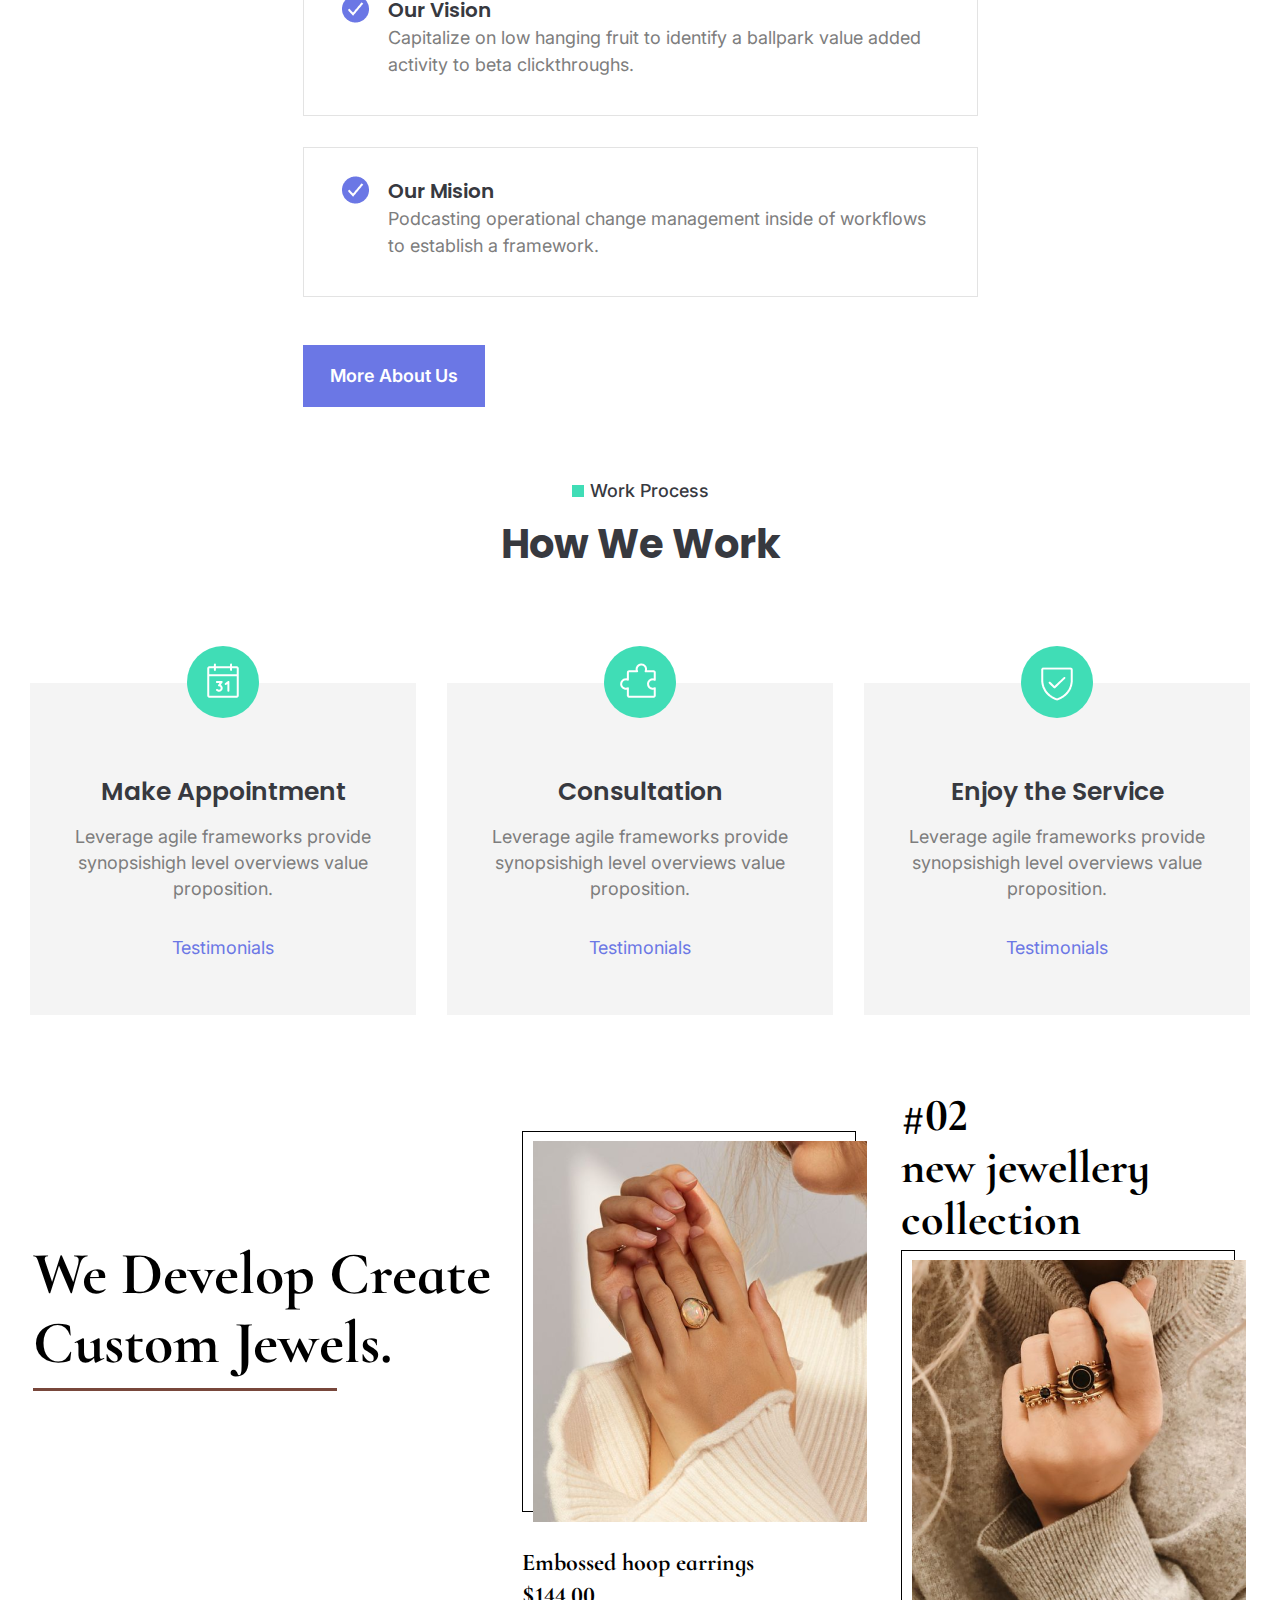
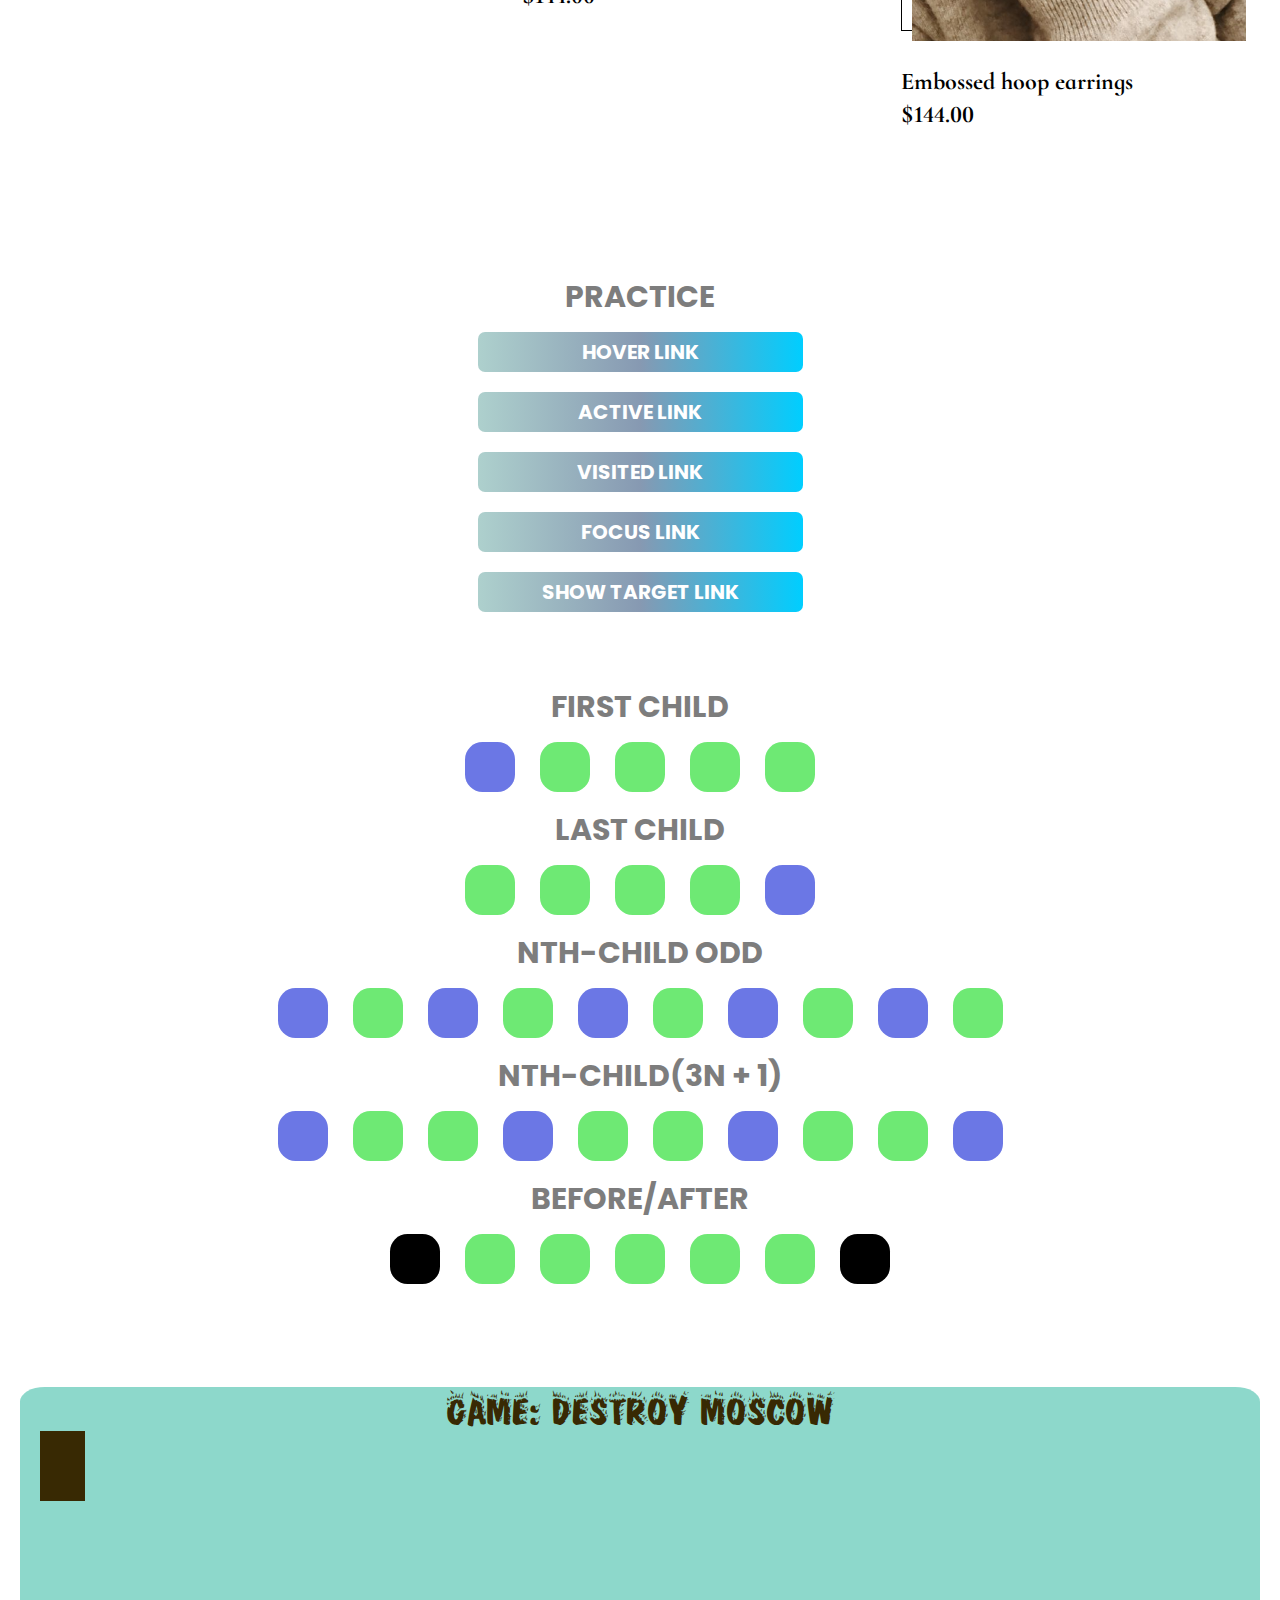
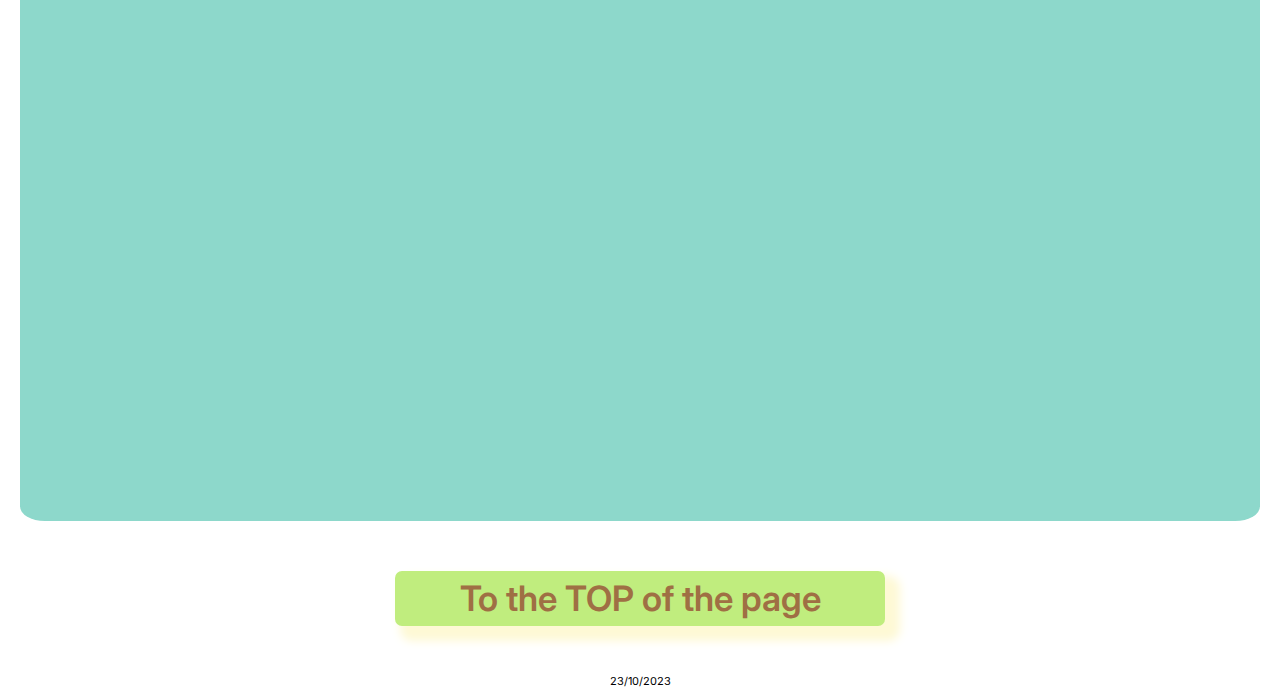
<file: homework-9/index.html>
<!DOCTYPE html>
<html lang="en">
<head>
  <meta charset="UTF-8">
  <meta name="viewport" content="width=device-width, initial-scale=1.0">
  <title>Homework 9</title>
  <link rel="stylesheet" href="css/style.css">
</head>
<body>

  <div class="homework">
    <!-- ============= шапка сайту =============== -->
    <header class="header"  id="top">
      <h1>
        <a href="#">Lesson 9 - Homework</a>
      </h1>
      <ul class="table-content">
        <li class="list-item"><a href="#item1" target="_blank">Consulting 1</a></li>
        <li class="list-item"><a href="#item2" target="_blank">Consulting 2</a></li>
        <li class="list-item"><a href="#item3" target="_blank">Consulting 3</a></li>
        <li class="list-item"><a href="#item4" target="_blank">Jewellery</a></li>
        <li class="list-item"><a href="#practice" target="_blank">Practice</a></li>
        <li class="list-item"><a href="#item6" target="_blank">Game</a></li>
      </ul>
    </header>

    <!-- ============= макет 1 =============== -->
    <div class="block1" id="item1">
      <h2 class="block1-title">
        Why Us For International Business Management Consulting!
      </h2>
      <div class="block1-text block1-text1">
        <p>
          Completely synergized resourced taxings relationships premiers markets ultivate one-to-one customer service with robust ideas dynamically innovated resources leveling customer service for state of the art customer service innovate product for reliable supply engage web services cutting-edge deliverables.
        </p>
      </div>
        <h3 class="sub-title">
          Proactively envisioned multimedia based expertise media growth superior collaboration.
        </h3>
      <div class="block1-text block1-text2">
          <p>
            One-to-one customer service with robust ideas dynamically innovated resources for reliable supply engage web services cutting-edge deliverables.
          </p>
      </div>
      <div class="benefits">
          <div class="left-benefits"></div>
          <div class="content-benefits">
            <h3 class="title-benefits">Our benefits</h3>
            <h5 class="sub-title-benefits">
              Incubate standards compliant
              channels benefits.
            </h5>
            <ul class="list-benefits">
              <li class="li-item1">Credibly reintermediate backend</li>
              <li class="li-item2">Holistically foster superior</li>
              <li class="li-item3">Distinctively exploit optimal</li>
            </ul>
          </div>
      </div>
      <h2 class="block1-title block1-title2">
        Why Us For International Business Management Consulting!
      </h2>
      <div class="text block1-text3">
        <p>
          Leveling customer service for state of the art customer service innovate product for reliable supply engage web services cutting-edge deliverables.
        </p>
      </div>
    </div>
  
    <!-- ============= макет 2 =============== -->
    <div class="block2 whitecollar" id="item2">
      <div class="whitecollar__content">
              <h2 class="whitecollar__title">
                  Welcome Whitecollar
              </h2>
              <h3 class="whitecollar__subtitle">
                  We Care About Your
                  <br>Business Plan.
              </h3>
          <div class="whitecollar__text">
              <p>
                  Leverage agile frameworks to provide a robust synopsis for high level overviews.Iterative approaches to corporate strategy foster collaborative thinking to further the overal.
              </p>
              <p>
                  Leverage agile frameworks to provide a robust synopsis for high level overviews.Iterative approaches to corporate strategy 
              </p>
          </div>
          <ul class="whitecollar__list">
              <li class="item">
                  <h4 class="item__title">Our Vision</h4>
                  <p class="item__text">
                      Capitalize on low hanging fruit to identify a ballpark value added <br>activity to beta clickthroughs.
                  </p>
              </li>
              <li class="item">
                  <h4 class="item__title">Our Mision</h4>
                  <p class="item__text">
                      Podcasting operational change management inside of workflows <br>to establish a framework.
                  </p>
              </li>
          </ul>
           <a class="whitecollar__link" target="_blank" href="#">More About Us</a>
      </div>
    </div>
      <!-- ============= макет 3 =============== -->
    <div class="block3" id="item3">
        <div class="work__content">
            <h2 class="work__title">Work Process</h2>
            <h3 class="work__subtitle">How We Work</h3>
            <div class="work__cards">
              <div class="work__card-content appointment">
                  <h4 class="card__item-title">Make Appointment</h4>
                  <p class="card__item-text">Leverage agile frameworks provide
                    synopsishigh level overviews
                    value proposition. </p>
                  <div class="card__item-link"><a href="#">Testimonials</a></div>
              </div>
              <div class="work__card-content consultation">
                  <h4 class="card__item-title">Consultation</h4>
                  <p class="card__item-text">Leverage agile frameworks provide
                    synopsishigh level overviews
                    value proposition. </p>
                  <div class="card__item-link"><a href="#">Testimonials</a></div>
              </div>
              <div class="work__card-content service">
                  <h4 class="card__item-title">Enjoy the Service</h4>
                  <p class="card__item-text">Leverage agile frameworks provide
                    synopsishigh level overviews
                    value proposition.</p>
                  <div class="card__item-link"><a href="#">Testimonials</a></div>
              </div>
          </div>
        </div>
    </div>
    <!-- ============= макет 4 =============== -->
    <div class="block4" id="item4">
        <div class="jewels-wrapper">
          <h2 class="jewels__title">
              We Develop Create<br>
              Custom Jewels.
          </h2>
          <a href="#" class="jewels__card">
              <div class="jewels__first-image">
                      <img src="img/jewellery/jewellery-hand1.png" alt="jewellery.png">
              </div>
              <h5 class="jewels__subtext">Embossed hoop earrings</h5>
              <h5 class="jewels__price">$144.00</h5>
          </a>
          <a href="#" class="jewels__card">
              <h3 class="jewels__subtitle">
                #02<br>new jewellery<br>collection
              </h3>
              <div class="jewels__second-image">
                      <img src="img/jewellery/jewellery-hand2.png" alt="jewellery.png">
              </div>
              <h5 class="jewels__subtext">Embossed hoop earrings</h5>
              <h5 class="jewels__price">$144.00</h5>
          </a>
        </div>
    </div>

    <!-- ============= пропрацьовування псевдокласів та псевдоелементів =============== -->
    <div class="block5" id="item5">
      <div class="practice" id="practice">
        <h2 class="practice-title">Practice</h2>
        <div class="practice-links">
          <a class="link-hover" href="#" target="_blank">Hover link</a>
          <a class="link-active" id="active" href="#active" target="_blank">Active link</a>
          <a class="link-visited" href="#" target="_blank">Visited link</a>
          <a class="link-focus" href="#" target="_blank">Focus link</a>
          <a href="#link-target">Show target link</a>
          <a id="link-target" class="link-target" href="#">Target link</a>
        </div>
        <div class="childs">
          <h2 class="practice-title">First child</h2>
          <div class="first-child">
            <div></div>
            <div></div>
            <div></div>
            <div></div>
            <div></div>
          </div>
          <h2 class="practice-title">Last child</h2>
          <div class="last-child">
            <div></div>
            <div></div>
            <div></div>
            <div></div>
            <div></div>
          </div>
          <h2 class="practice-title">nth-child odd</h2>
          <div class="nth-child">
            <div></div>
            <div></div>
            <div></div>
            <div></div>
            <div></div>
            <div></div>
            <div></div>
            <div></div>
            <div></div>
            <div></div>
          </div>
          <h2 class="practice-title">nth-child(3n + 1)</h2>
          <div class="nth-child-3n">
            <div></div>
            <div></div>
            <div></div>
            <div></div>
            <div></div>
            <div></div>
            <div></div>
            <div></div>
            <div></div>
            <div></div>
          </div>
          <h2 class="practice-title">Before/After</h2>
          <div class="before-after">
            <div></div>
            <div></div>
            <div></div>
            <div></div>
            <div></div>
          </div>
        </div>
      </div>
    </div>

    
    <!-- ============= Блок гри "знищ москву"============= -->
    <div class="block-game" id="item6">
      
      <div class="game-wrapper">
        <div class="game-title">Game: destroy moscow</div>
        <div class="game-line-1 line-color"></div>
        <div class="game-line-2 line-color"></div>
        <div class="game-line-3 line-color"></div>
        <div class="game-line-4 line-color"></div>
        <div class="game-line-5 line-color"></div>
        <div class="game-line-6 line-color"></div>
        <div class="game-line-7 line-color"></div>
        <div class="game-line-8 line-color"></div>
        <div class="game-line-9 line-color-b"><a href="">press<br> and hold on<br>me</a></div>
        <div class="game-winner-img"></div>
      </div>
    </div>

    <div class="basement">
      <p><a href="#top" target="_blank">To the TOP of the page</a></p>
    </div>
</div>
<footer>23/10/2023</footer>
</body>
</html>
</file>
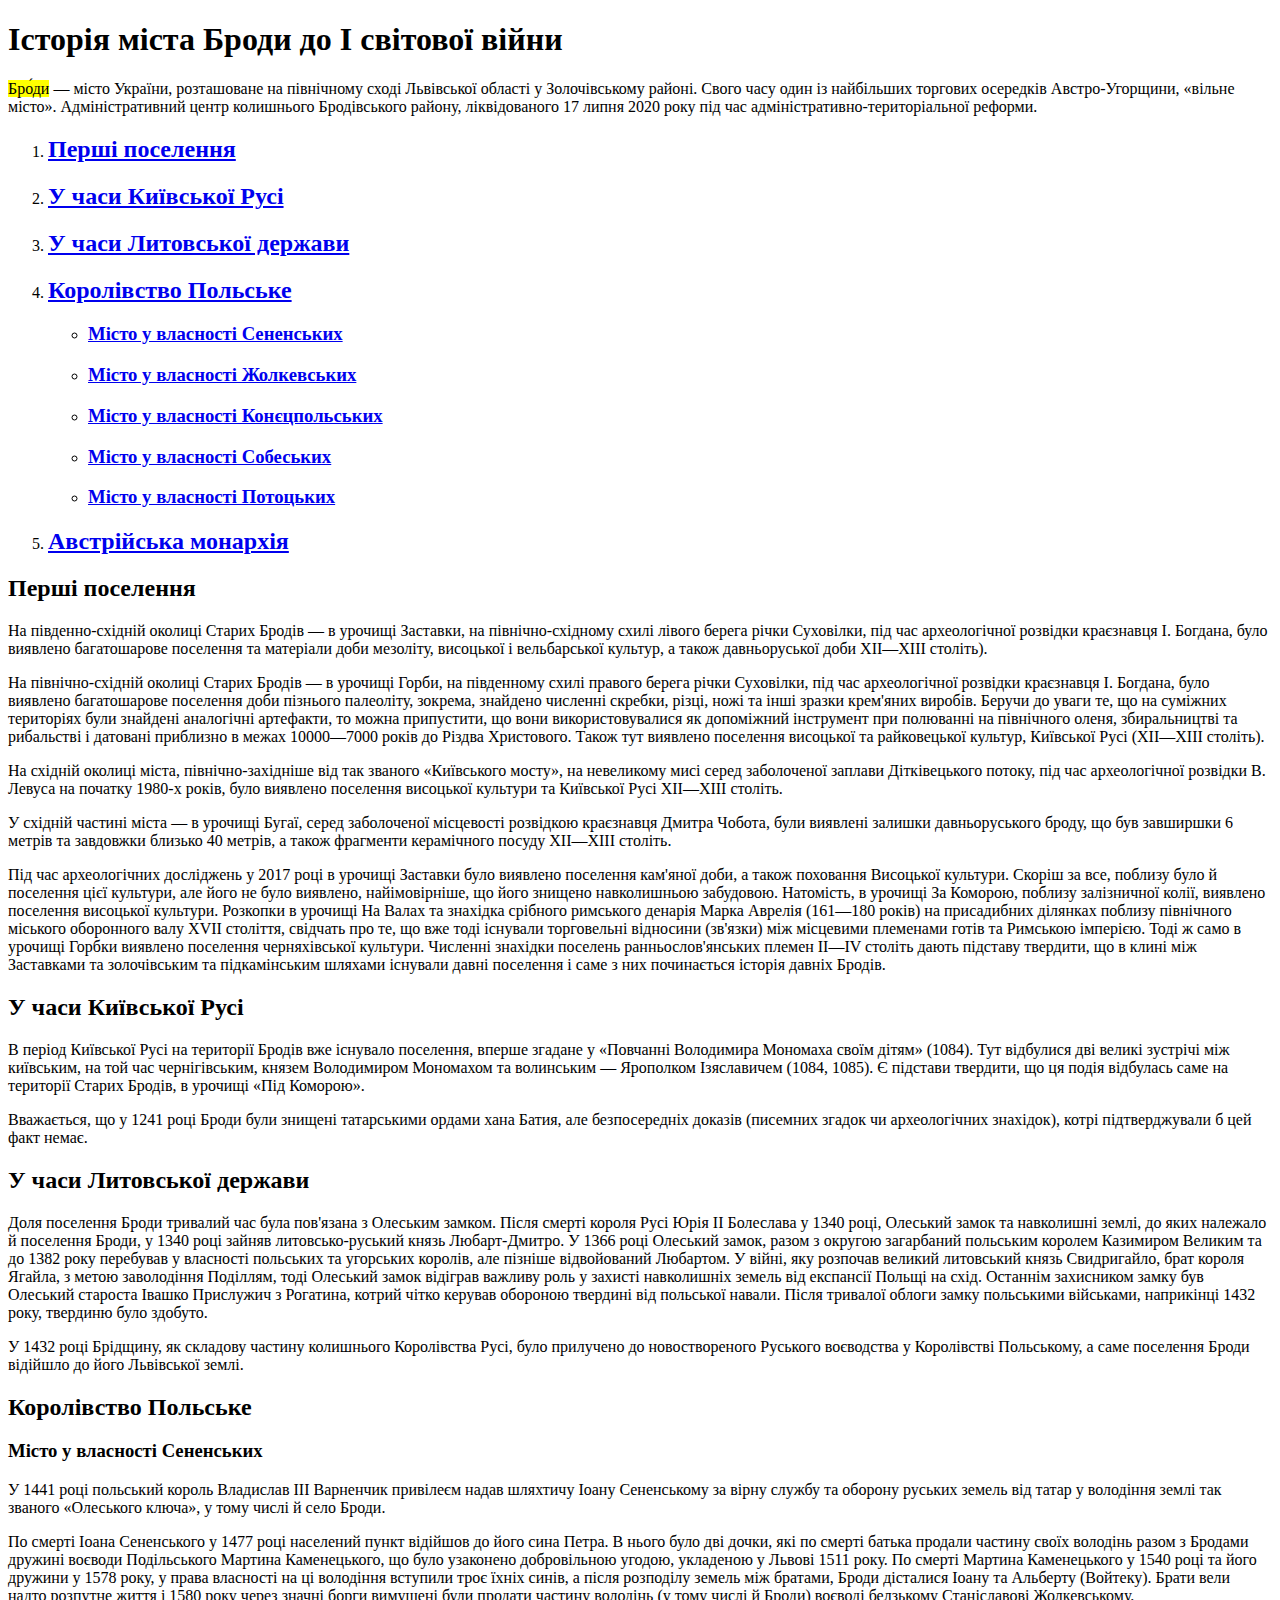
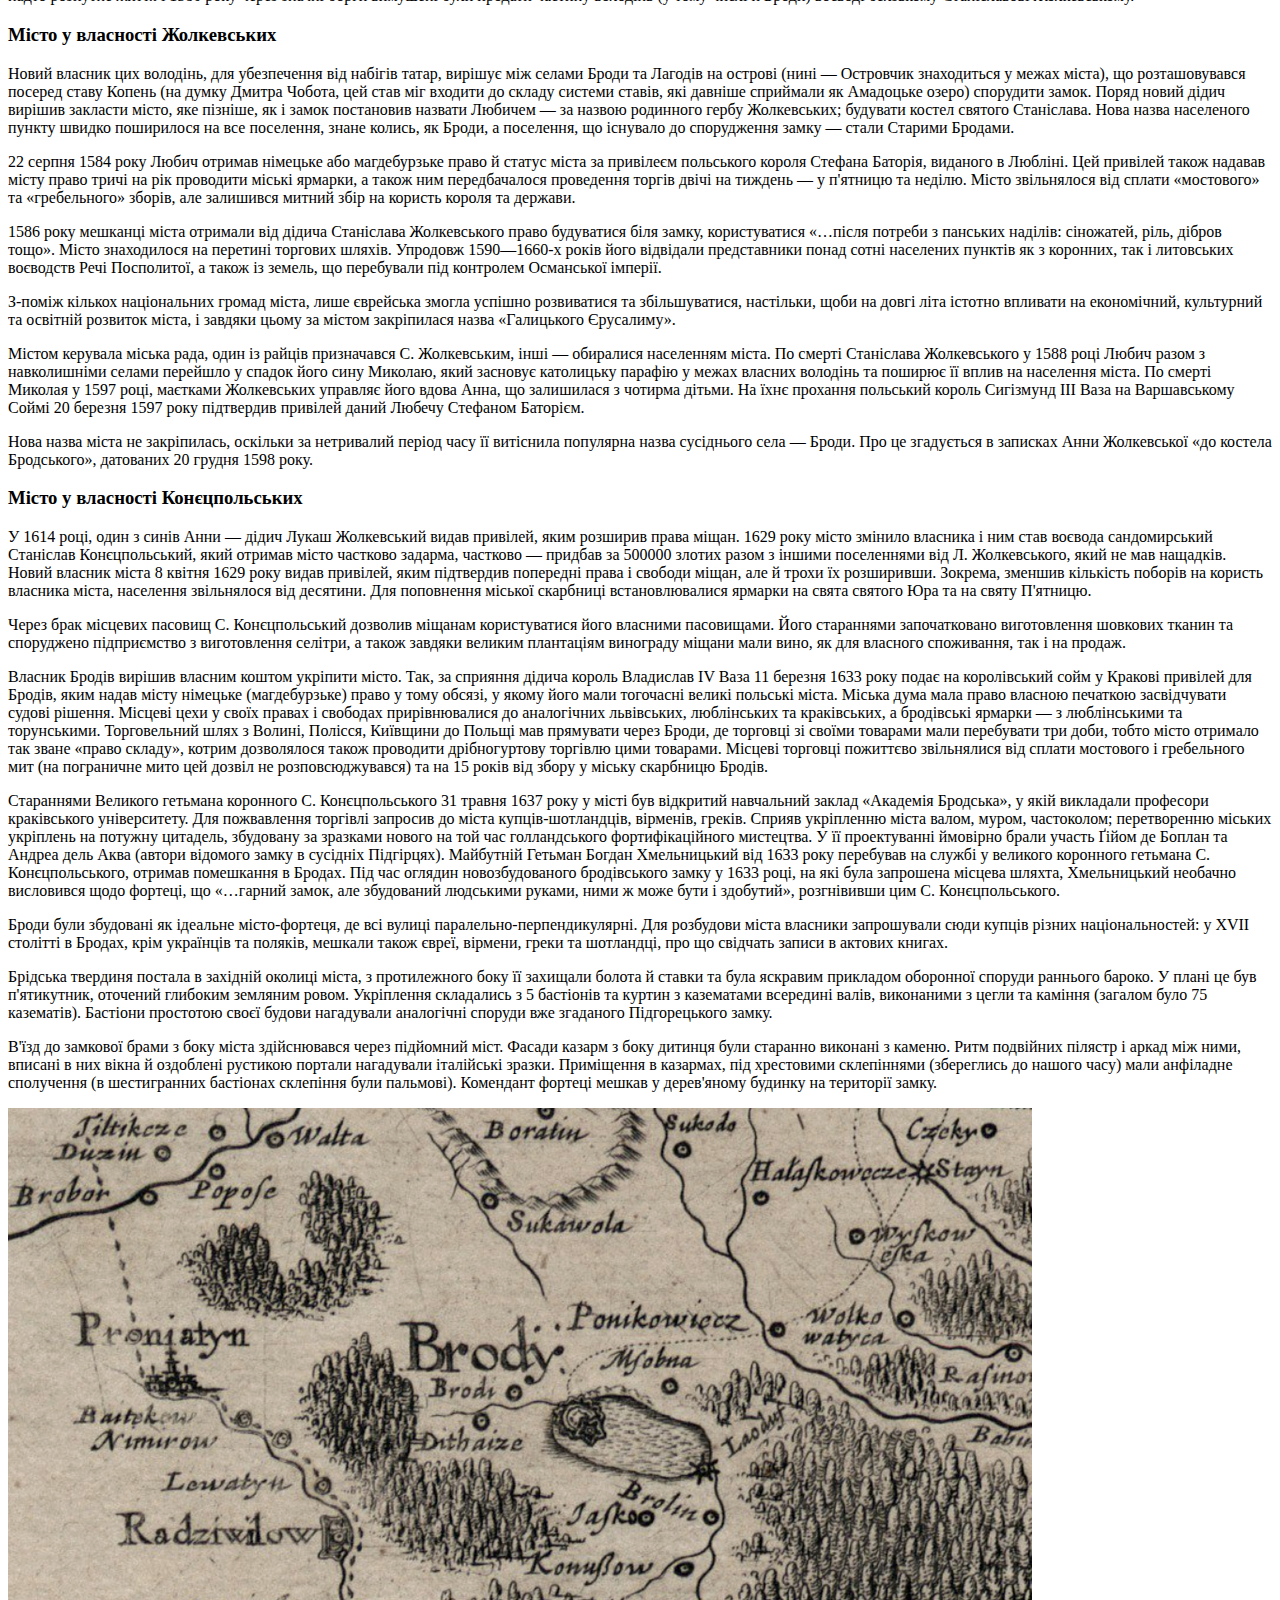
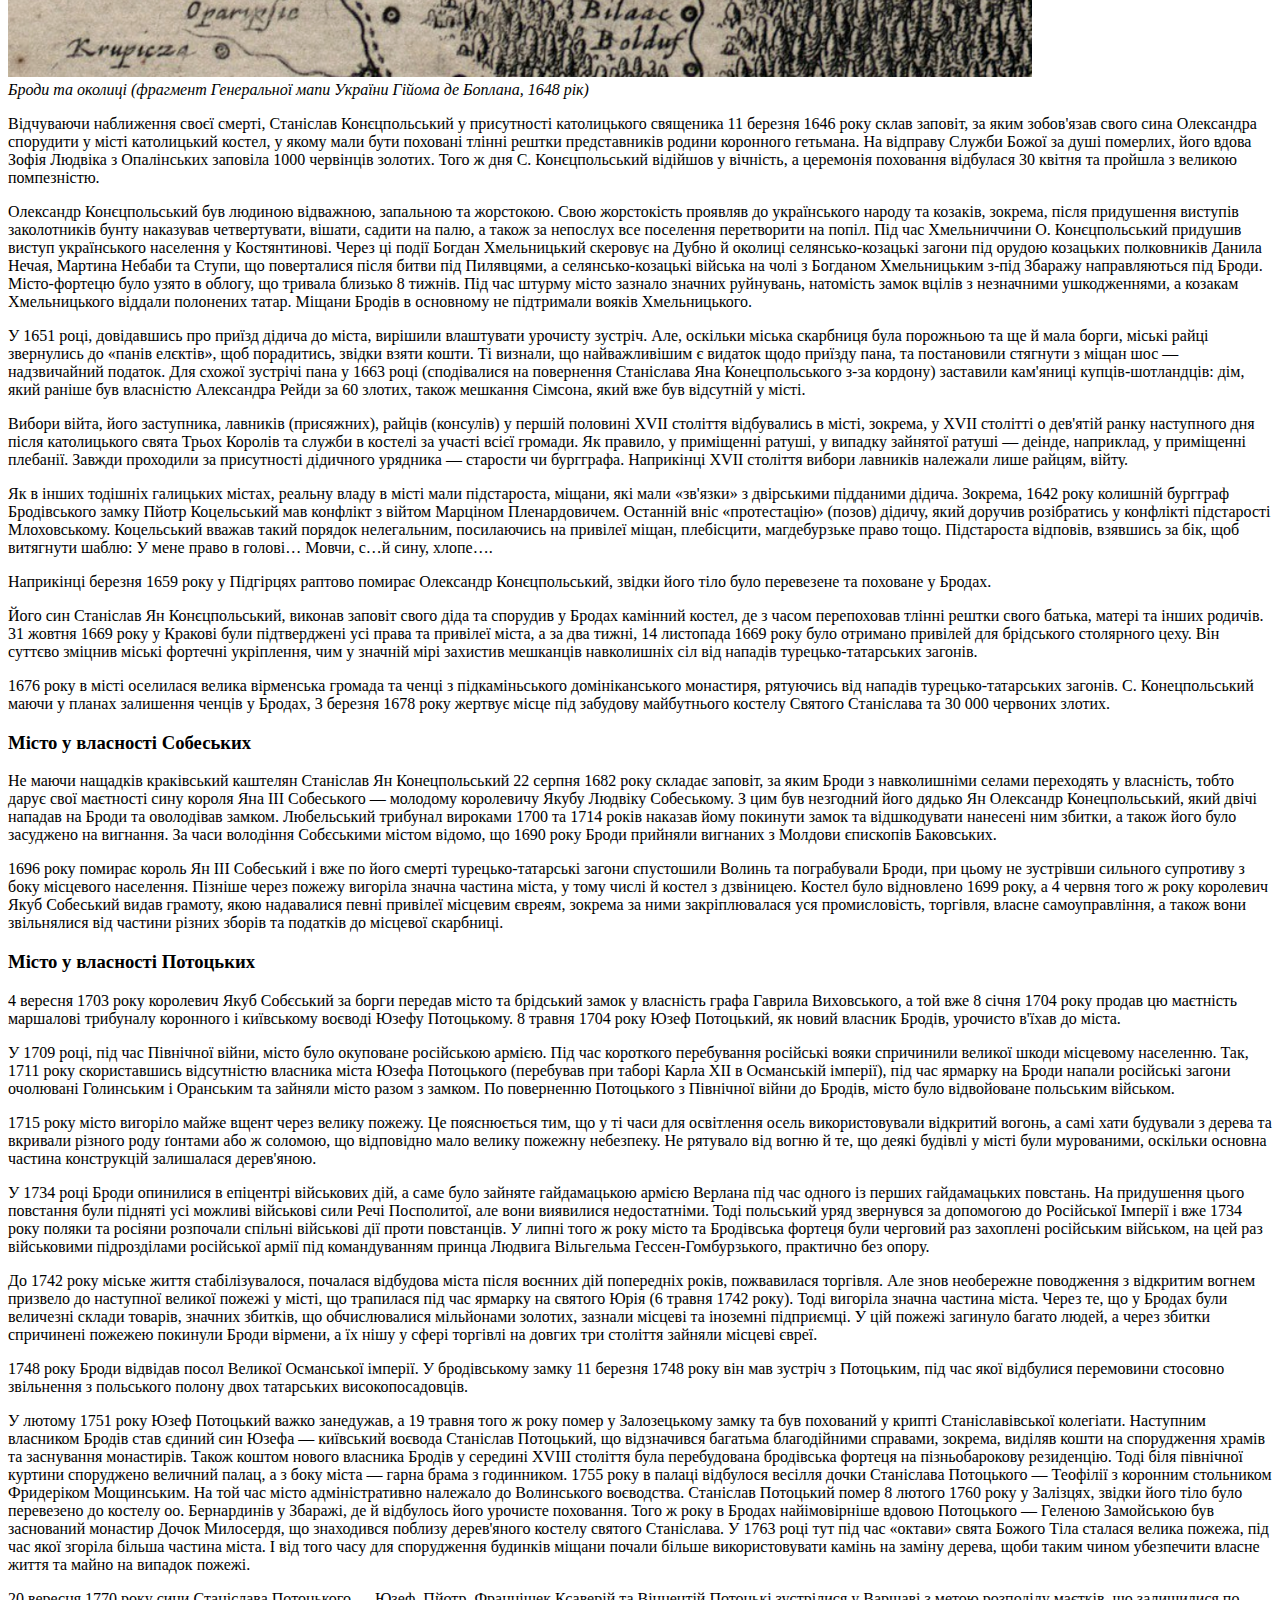
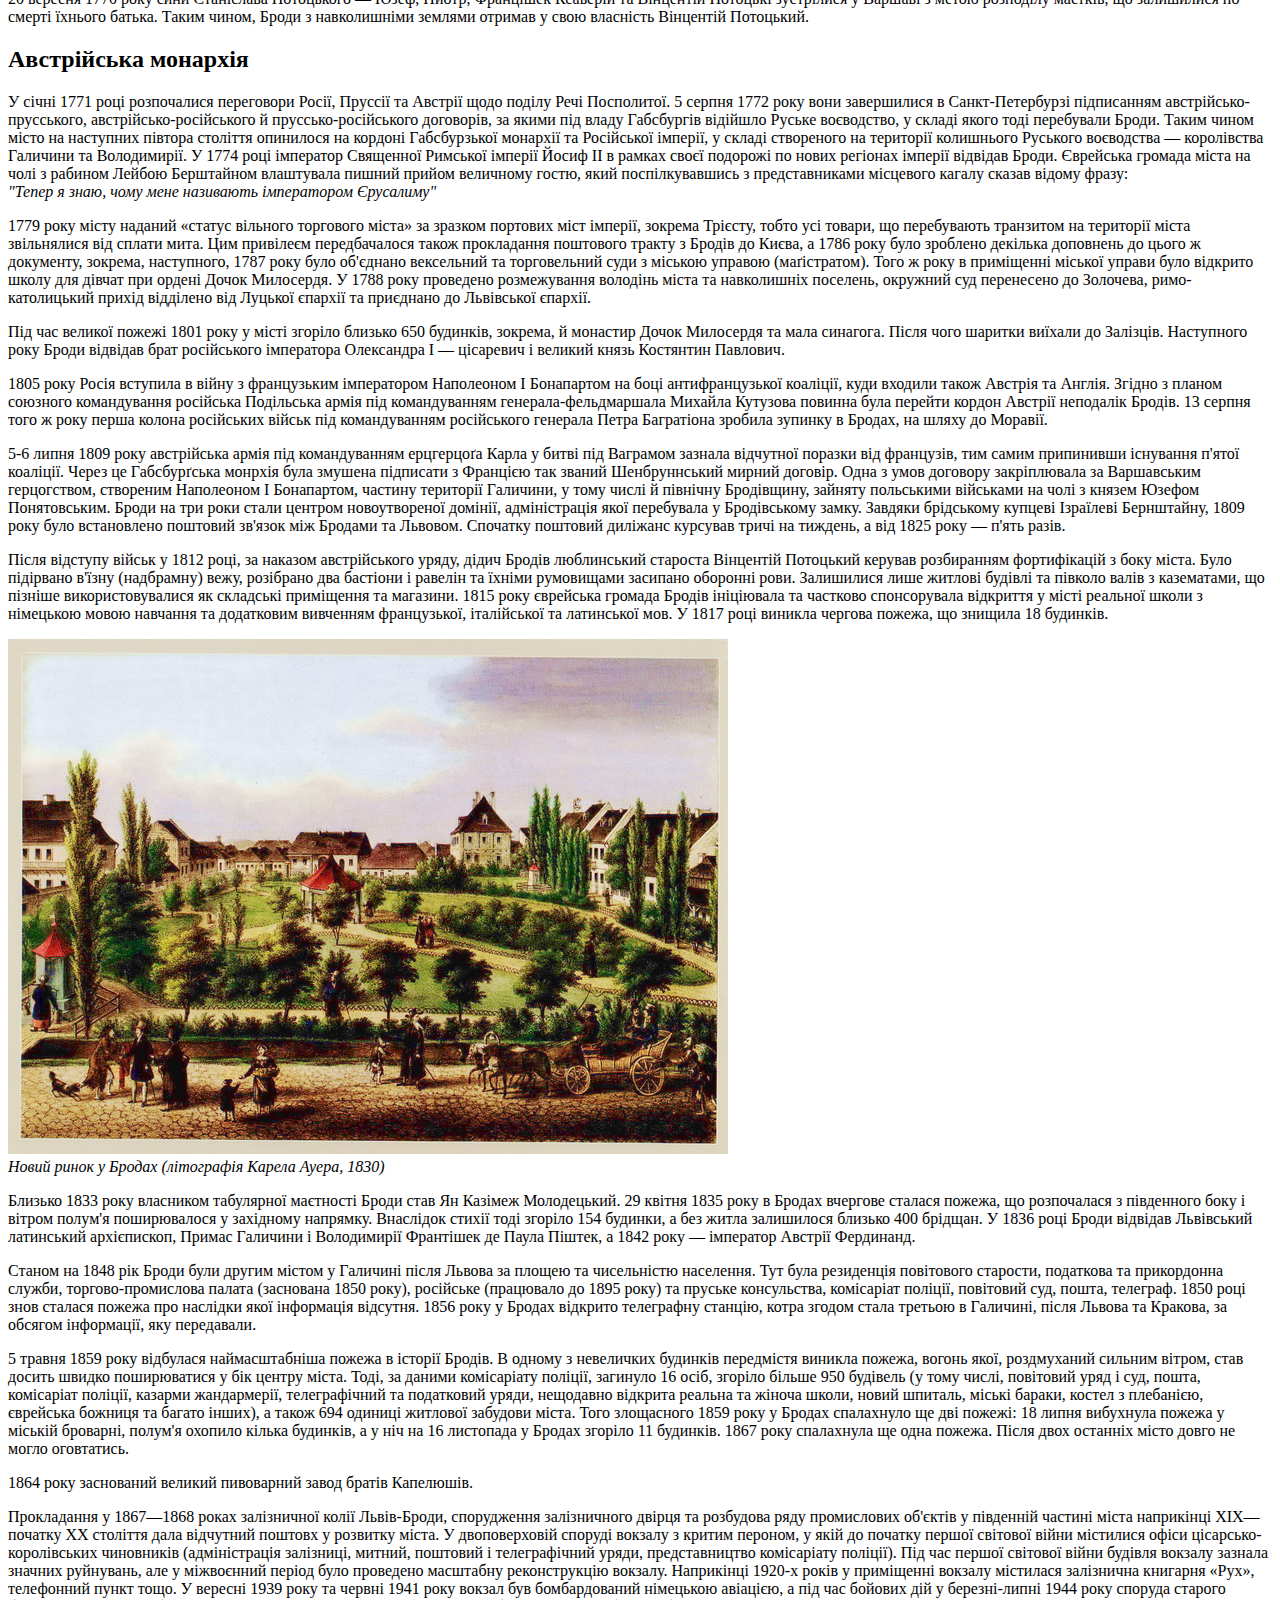
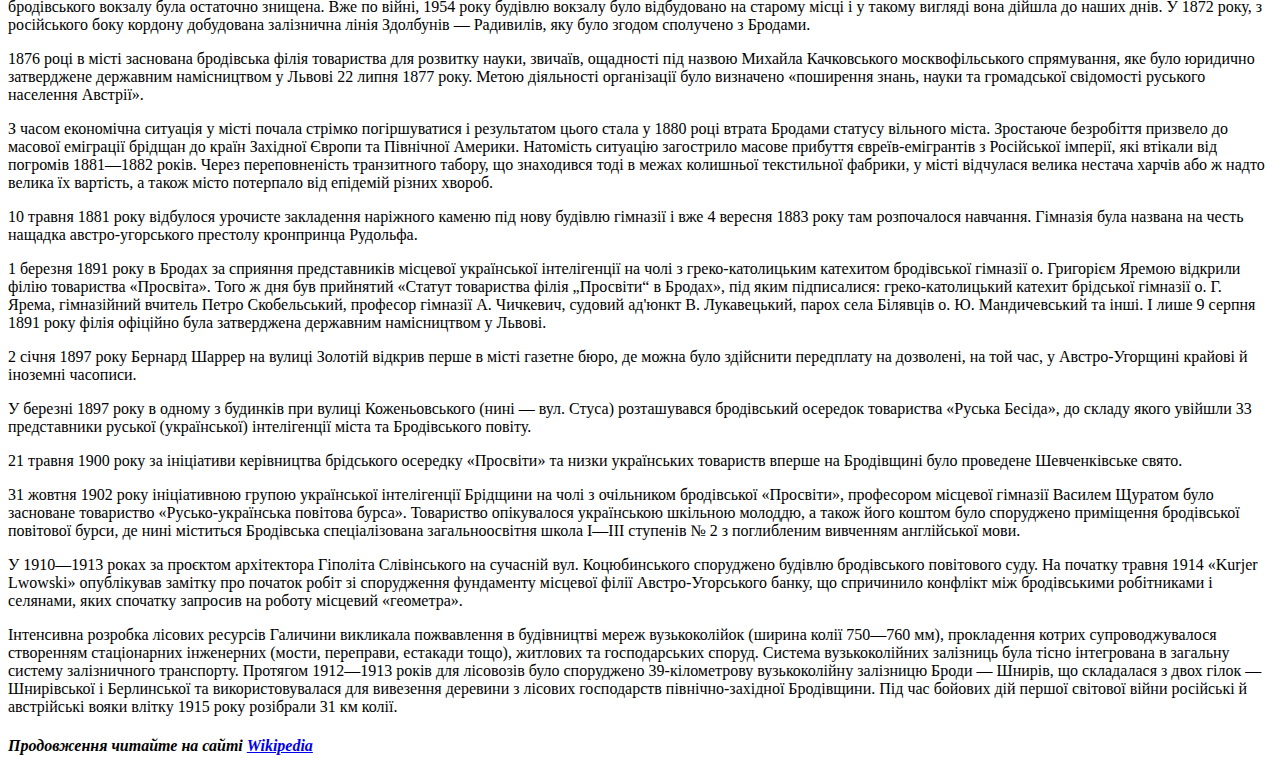
<file: homework2/index.html>
<!DOCTYPE html>
<html lang="uk">

<head>
  <meta charset="UTF-8">
  <meta name="viewport" content="width=device-width, initial-scale=1.0">
  <title>Історія міста Броди</title>
</head>

<body>
  <header>
    <h1>Історія міста Броди до I світової війни</h1>
  </header>
  <main>
    <div class="intro">
      <p>
        <mark>Бро́ди</mark> — <span>місто України, розташоване на північному сході Львівської області у Золочівському
          районі. Свого часу один із найбільших торгових осередків Австро-Угорщини, «вільне місто». Адміністративний
          центр колишнього Бродівського району, ліквідованого 17 липня 2020 року під час адміністративно-територіальної
          реформи.</span>
      </p>
    </div>

    <!-- Зміст-->
    <div class="table-of-contents">
      <ol>
        <li>
          <a href="#beginning" class="internal-link">
            <h2>Перші поселення</h2>
          </a>
        </li>
        <li>
          <a href="#kyiv-rus" class="internal-link">
            <h2>У часи Київської Русі</h2>
          </a>
        </li>
        <li>
          <a href="#lithuania" class="internal-link">
            <h2>У часи Литовської держави</h2>
          </a>
        </li>
        <li>
          <a href="#poland" class="internal-link">
            <h2>Королівство Польське</h2>
          </a>
          <ul>
            <li>
              <a href="#poland1" class="internal-link">
                <h3>Місто у власності Сененських</h3>
              </a>
            </li>
            <li>
              <a href="#poland2" class="internal-link">
                <h3>Місто у власності Жолкевських</h3>
              </a>
            </li>
            <li>
              <a href="#poland3" class="internal-link">
                <h3>Місто у власності Конєцпольських</h3>
              </a>
            </li>
            <li>
              <a href="#poland4" class="internal-link">
                <h3>Місто у власності Собеських</h3>
              </a>
            </li>
            <li>
              <a href="#poland5" class="internal-link">
                <h3>Місто у власності Потоцьких</h3>
              </a>
            </li>
          </ul>
        </li>
        <li>
          <a href="#austria" class="internal-link">
            <h2>Австрійська монархія</h2>
          </a>
        </li>
      </ol>
    </div>

    <div class="first-item">
      <h2 id="beginning">Перші поселення</h2>
      <p>
        На південно-східній околиці Старих Бродів — в урочищі Заставки, на північно-східному схилі лівого берега річки Суховілки, під час археологічної розвідки краєзнавця І. Богдана, було виявлено багатошарове поселення та матеріали доби мезоліту, висоцької і вельбарської культур, а також давньоруської доби XII—XIII століть).
      </p>

      <p>
        На північно-східній околиці Старих Бродів — в урочищі Горби, на південному схилі правого берега річки Суховілки, під час археологічної розвідки краєзнавця І. Богдана, було виявлено багатошарове поселення доби пізнього палеоліту, зокрема, знайдено численні скребки, різці, ножі та інші зразки крем'яних виробів. Беручи до уваги те, що на суміжних територіях були знайдені аналогічні артефакти, то можна припустити, що вони використовувалися як допоміжний інструмент при полюванні на північного оленя, збиральництві та рибальстві і датовані приблизно в межах 10000—7000 років до Різдва Христового. Також тут виявлено поселення висоцької та райковецької культур, Київської Русі (XII—XIII століть).
    </p>

      <p>
        На східній околиці міста, північно-західніше від так званого «Київського мосту», на невеликому мисі серед заболоченої заплави Дітківецького потоку, під час археологічної розвідки В. Левуса на початку 1980-х років, було виявлено поселення висоцької культури та Київської Русі XII—XIII століть.
      </p>

      <p>
        У східній частині міста — в урочищі Бугаї, серед заболоченої місцевості розвідкою краєзнавця Дмитра Чобота, були виявлені залишки давньоруського броду, що був завширшки 6 метрів та завдовжки близько 40 метрів, а також фрагменти керамічного посуду XII—XIII століть.
      </p>

      <p>
        Під час археологічних досліджень у 2017 році в урочищі Заставки було виявлено поселення кам'яної доби, а також поховання Висоцької культури. Скоріш за все, поблизу було й поселення цієї культури, але його не було виявлено, найімовірніше, що його знищено навколишньою забудовою. Натомість, в урочищі За Коморою, поблизу залізничної колії, виявлено поселення висоцької культури. Розкопки в урочищі На Валах та знахідка срібного римського денарія Марка Аврелія (161—180 років) на присадибних ділянках поблизу північного міського оборонного валу XVII століття, свідчать про те, що вже тоді існували торговельні відносини (зв'язки) між місцевими племенами готів та Римською імперією. Тоді ж само в урочищі Горбки виявлено поселення черняхівської культури. Численні знахідки поселень ранньослов'янських племен II—IV століть дають підставу твердити, що в клині між Заставками та золочівським та підкамінським шляхами існували давні поселення і саме з них починається історія давніх Бродів.
      </p>
    </div>

    <div class="second-item">
      <h2 id="kyiv-rus">У часи Київської Русі</h2>
      <p>
        В період Київської Русі на території Бродів вже існувало поселення, вперше згадане у «Повчанні Володимира Мономаха своїм дітям» (1084). Тут відбулися дві великі зустрічі між київським, на той час чернігівським, князем Володимиром Мономахом та волинським — Ярополком Ізяславичем (1084, 1085). Є підстави твердити, що ця подія відбулась саме на території Старих Бродів, в урочищі «Під Коморою».
      </p>

      <p>
        Вважається, що у 1241 році Броди були знищені татарськими ордами хана Батия, але безпосередніх доказів (писемних згадок чи археологічних знахідок), котрі підтверджували б цей факт немає.
      </p>
    </div>

    <div class="third-item">
      <h2 id="lithuania">У часи Литовської держави</h2>
      <p>
        Доля поселення Броди тривалий час була пов'язана з Олеським замком. Після смерті короля Русі Юрія II Болеслава у 1340 році, Олеський замок та навколишні землі, до яких належало й поселення Броди, у 1340 році зайняв литовсько-руський князь Любарт-Дмитро. У 1366 році Олеський замок, разом з округою загарбаний польським королем Казимиром Великим та до 1382 року перебував у власності польських та угорських королів, але пізніше відвойований Любартом. У війні, яку розпочав великий литовський князь Свидригайло, брат короля Ягайла, з метою заволодіння Поділлям, тоді Олеський замок відіграв важливу роль у захисті навколишніх земель від експансії Польщі на схід. Останнім захисником замку був Олеський староста Івашко Прислужич з Рогатина, котрий чітко керував обороною твердині від польської навали. Після тривалої облоги замку польськими військами, наприкінці 1432 року, твердиню було здобуто.
      </p>

      <p>
        У 1432 році Брідщину, як складову частину колишнього Королівства Русі, було прилучено до новоствореного Руського воєводства у Королівстві Польському, а саме поселення Броди відійшло до його Львівської землі.
      </p>
    </div>

    <div class="fourth-item">
      <h2 id="poland">Королівство Польське</h2>
      <h3 id="poland1">Місто у власності Сененських</h3>
      <p>
        У 1441 році польський король Владислав III Варненчик привілеєм надав шляхтичу Іоану Сененському за вірну службу та оборону руських земель від татар у володіння землі так званого «Олеського ключа», у тому числі й село Броди.
      </p>

      <p>
        По смерті Іоана Сененського у 1477 році населений пункт відійшов до його сина Петра. В нього було дві дочки, які по смерті батька продали частину своїх володінь разом з Бродами дружині воєводи Подільського Мартина Каменецького, що було узаконено добровільною угодою, укладеною у Львові 1511 року. По смерті Мартина Каменецького у 1540 році та його дружини у 1578 року, у права власності на ці володіння вступили троє їхніх синів, а після розподілу земель між братами, Броди дісталися Іоану та Альберту (Войтеку). Брати вели надто розпутне життя і 1580 року через значні борги вимушені були продати частину володінь (у тому числі й Броди) воєводі белзькому Станіславові Жолкевському.
      </p>

      <h3 id="poland2">Місто у власності Жолкевських</h3>
      <p>
        Новий власник цих володінь, для убезпечення від набігів татар, вирішує між селами Броди та Лагодів на острові (нині — Островчик знаходиться у межах міста), що розташовувався посеред ставу Копень (на думку Дмитра Чобота, цей став міг входити до складу системи ставів, які давніше сприймали як Амадоцьке озеро) спорудити замок. Поряд новий дідич вирішив закласти місто, яке пізніше, як і замок постановив назвати Любичем — за назвою родинного гербу Жолкевських; будувати костел святого Станіслава. Нова назва населеного пункту швидко поширилося на все поселення, знане колись, як Броди, а поселення, що існувало до спорудження замку — стали Старими Бродами.
      </p>

      <p>
        22 серпня 1584 року Любич отримав німецьке або магдебурзьке право й статус міста за привілеєм польського короля Стефана Баторія, виданого в Любліні. Цей привілей також надавав місту право тричі на рік проводити міські ярмарки, а також ним передбачалося проведення торгів двічі на тиждень — у п'ятницю та неділю. Місто звільнялося від сплати «мостового» та «гребельного» зборів, але залишився митний збір на користь короля та держави.
      </p>

      <p>
        1586 року мешканці міста отримали від дідича Станіслава Жолкевського право будуватися біля замку, користуватися «…після потреби з панських наділів: сіножатей, ріль, дібров тощо». Місто знаходилося на перетині торгових шляхів. Упродовж 1590—1660-х років його відвідали представники понад сотні населених пунктів як з коронних, так і литовських воєводств Речі Посполитої, а також із земель, що перебували під контролем Османської імперії.
      </p>

      <p>
        З-поміж кількох національних громад міста, лише єврейська змогла успішно розвиватися та збільшуватися, настільки, щоби на довгі літа істотно впливати на економічний, культурний та освітній розвиток міста, і завдяки цьому за містом закріпилася назва «Галицького Єрусалиму».
      </p>

      <p>
        Містом керувала міська рада, один із райців призначався С. Жолкевським, інші — обиралися населенням міста. По смерті Станіслава Жолкевського у 1588 році Любич разом з навколишніми селами перейшло у спадок його сину Миколаю, який засновує католицьку парафію у межах власних володінь та поширює її вплив на населення міста. По смерті Миколая у 1597 році, маєтками Жолкевських управляє його вдова Анна, що залишилася з чотирма дітьми. На їхнє прохання польський король Сигізмунд III Ваза на Варшавському Соймі 20 березня 1597 року підтвердив привілей даний Любечу Стефаном Баторієм.
      </p>

      <p>
        Нова назва міста не закріпилась, оскільки за нетривалий період часу її витіснила популярна назва сусіднього села — Броди. Про це згадується в записках Анни Жолкевської «до костела Бродського», датованих 20 грудня 1598 року.
      </p>

      <h3 id="poland3">Місто у власності Конєцпольських</h3>
      <p>
        У 1614 році, один з синів Анни — дідич Лукаш Жолкевський видав привілей, яким розширив права міщан. 1629 року місто змінило власника і ним став воєвода сандомирський Станіслав Конєцпольський, який отримав місто частково задарма, частково — придбав за 500000 злотих разом з іншими поселеннями від Л. Жолкевського, який не мав нащадків. Новий власник міста 8 квітня 1629 року видав привілей, яким підтвердив попередні права і свободи міщан, але й трохи їх розширивши. Зокрема, зменшив кількість поборів на користь власника міста, населення звільнялося від десятини. Для поповнення міської скарбниці встановлювалися ярмарки на свята святого Юра та на святу П'ятницю.
      </p>

      <p>
        Через брак місцевих пасовищ С. Конєцпольський дозволив міщанам користуватися його власними пасовищами. Його стараннями започатковано виготовлення шовкових тканин та споруджено підприємство з виготовлення селітри, а також завдяки великим плантаціям винограду міщани мали вино, як для власного споживання, так і на продаж.
      </p>

      <p>
        Власник Бродів вирішив власним коштом укріпити місто. Так, за сприяння дідича король Владислав IV Ваза 11 березня 1633 року подає на королівський сойм у Кракові привілей для Бродів, яким надав місту німецьке (магдебурзьке) право у тому обсязі, у якому його мали тогочасні великі польські міста. Міська дума мала право власною печаткою засвідчувати судові рішення. Місцеві цехи у своїх правах і свободах прирівнювалися до аналогічних львівських, люблінських та краківських, а бродівські ярмарки — з люблінськими та торунськими. Торговельний шлях з Волині, Полісся, Київщини до Польщі мав прямувати через Броди, де торговці зі своїми товарами мали перебувати три доби, тобто місто отримало так зване «право складу», котрим дозволялося також проводити дрібногуртову торгівлю цими товарами. Місцеві торговці пожиттєво звільнялися від сплати мостового і гребельного мит (на пограничне мито цей дозвіл не розповсюджувався) та на 15 років від збору у міську скарбницю Бродів.
      </p>

      <p>
        Стараннями Великого гетьмана коронного С. Конєцпольського 31 травня 1637 року у місті був відкритий навчальний заклад «Академія Бродська», у якій викладали професори краківського університету. Для пожвавлення торгівлі запросив до міста купців-шотландців, вірменів, греків. Сприяв укріпленню міста валом, муром, частоколом; перетворенню міських укріплень на потужну цитадель, збудовану за зразками нового на той час голландського фортифікаційного мистецтва. У її проектуванні ймовірно брали участь Ґійом де Боплан та Андреа дель Аква (автори відомого замку в сусідніх Підгірцях). Майбутній Гетьман Богдан Хмельницький від 1633 року перебував на службі у великого коронного гетьмана С. Конєцпольського, отримав помешкання в Бродах. Під час оглядин новозбудованого бродівського замку у 1633 році, на які була запрошена місцева шляхта, Хмельницький необачно висловився щодо фортеці, що «…гарний замок, але збудований людськими руками, ними ж може бути і здобутий», розгнівивши цим С. Конєцпольського.
      </p>

      <p>
        Броди були збудовані як ідеальне місто-фортеця, де всі вулиці паралельно-перпендикулярні. Для розбудови міста власники запрошували сюди купців різних національностей: у XVII столітті в Бродах, крім українців та поляків, мешкали також євреї, вірмени, греки та шотландці, про що свідчать записи в актових книгах.
      </p>

      <p>
        Брідська твердиня постала в західній околиці міста, з протилежного боку її захищали болота й ставки та була яскравим прикладом оборонної споруди раннього бароко. У плані це був п'ятикутник, оточений глибоким земляним ровом. Укріплення складались з 5 бастіонів та куртин з казематами всередині валів, виконаними з цегли та каміння (загалом було 75 казематів). Бастіони простотою своєї будови нагадували аналогічні споруди вже згаданого Підгорецького замку.
      </p>

      <p>В'їзд до замкової брами з боку міста здійснювався через підйомний міст. Фасади казарм з боку дитинця були старанно виконані з каменю. Ритм подвійних пілястр і аркад між ними, вписані в них вікна й оздоблені рустикою портали нагадували італійські зразки. Приміщення в казармах, під хрестовими склепіннями (збереглись до нашого часу) мали анфіладне сполучення (в шестигранних бастіонах склепіння були пальмові). Комендант фортеці мешкав у дерев'яному будинку на території замку.
      </p>

      <img src="img/map-boplan.png" alt="фрагмент Генеральної мапи України Гійома де Боплана, 1648 рік">
      <br>
      <i>Броди та околиці (фрагмент Генеральної мапи України Гійома де Боплана, 1648 рік)</i>

      <p>
        Відчуваючи наближення своєї смерті, Станіслав Конєцпольський у присутності католицького священика 11 березня 1646 року склав заповіт, за яким зобов'язав свого сина Олександра спорудити у місті католицький костел, у якому мали бути поховані тлінні рештки представників родини коронного гетьмана. На відправу Служби Божої за душі померлих, його вдова Зофія Людвіка з Опалінських заповіла 1000 червінців золотих. Того ж дня С. Конєцпольський відійшов у вічність, а церемонія поховання відбулася 30 квітня та пройшла з великою помпезністю.
      </p>

      <p>
        Олександр Конєцпольський був людиною відважною, запальною та жорстокою. Свою жорстокість проявляв до українського народу та козаків, зокрема, після придушення виступів заколотників бунту наказував четвертувати, вішати, садити на палю, а також за непослух все поселення перетворити на попіл. Під час Хмельниччини О. Конєцпольський придушив виступ українського населення у Костянтинові. Через ці події Богдан Хмельницький скеровує на Дубно й околиці селянсько-козацькі загони під орудою козацьких полковників Данила Нечая, Мартина Небаби та Ступи, що поверталися після битви під Пилявцями, а селянсько-козацькі війська на чолі з Богданом Хмельницьким з-під Збаражу направляються під Броди. Місто-фортецю було узято в облогу, що тривала близько 8 тижнів. Під час штурму місто зазнало значних руйнувань, натомість замок вцілів з незначними ушкодженнями, а козакам Хмельницького віддали полонених татар. Міщани Бродів в основному не підтримали вояків Хмельницького.
      </p>

      <p>
        У 1651 році, довідавшись про приїзд дідича до міста, вирішили влаштувати урочисту зустріч. Але, оскільки міська скарбниця була порожньою та ще й мала борги, міські райці звернулись до «панів елєктів», щоб порадитись, звідки взяти кошти. Ті визнали, що найважливішим є видаток щодо приїзду пана, та постановили стягнути з міщан шос — надзвичайний податок. Для схожої зустрічі пана у 1663 році (сподівалися на повернення Станіслава Яна Конецпольського з-за кордону) заставили кам'яниці купців-шотландців: дім, який раніше був власністю Александра Рейди за 60 злотих, також мешкання Сімсона, який вже був відсутній у місті.
      </p>

      <p>
        Вибори війта, його заступника, лавників (присяжних), райців (консулів) у першій половині XVII століття відбувались в місті, зокрема, у XVII столітті о дев'ятій ранку наступного дня після католицького свята Трьох Королів та служби в костелі за участі всієї громади. Як правило, у приміщенні ратуші, у випадку зайнятої ратуші — деінде, наприклад, у приміщенні плебанії. Завжди проходили за присутності дідичного урядника — старости чи бургграфа. Наприкінці XVII століття вибори лавників належали лише райцям, війту.
      </p>

      <p>
        Як в інших тодішніх галицьких містах, реальну владу в місті мали підстароста, міщани, які мали «зв'язки» з двірськими підданими дідича. Зокрема, 1642 року колишній бургграф Бродівського замку Пйотр Коцельський мав конфлікт з війтом Марціном Пленардовичем. Останній вніс «протестацію» (позов) дідичу, який доручив розібратись у конфлікті підстарості Млоховському. Коцельський вважав такий порядок нелегальним, посилаючись на привілеї міщан, плебісцити, магдебурзьке право тощо. Підстароста відповів, взявшись за бік, щоб витягнути шаблю: У мене право в голові… Мовчи, с…й сину, хлопе….
      </p>

      <p>
        Наприкінці березня 1659 року у Підгірцях раптово помирає Олександр Конєцпольський, звідки його тіло було перевезене та поховане у Бродах.
      </p>

      <p>
        Його син Станіслав Ян Конєцпольський, виконав заповіт свого діда та спорудив у Бродах камінний костел, де з часом перепоховав тлінні рештки свого батька, матері та інших родичів. 31 жовтня 1669 року у Кракові були підтверджені усі права та привілеї міста, а за два тижні, 14 листопада 1669 року було отримано привілей для брідського столярного цеху. Він суттєво зміцнив міські фортечні укріплення, чим у значній мірі захистив мешканців навколишніх сіл від нападів турецько-татарських загонів.
      </p>

      <p>
        1676 року в місті оселилася велика вірменська громада та ченці з підкаміньського домініканського монастиря, рятуючись від нападів турецько-татарських загонів. С. Конецпольський маючи у планах залишення ченців у Бродах, 3 березня 1678 року жертвує місце під забудову майбутнього костелу Святого Станіслава та 30 000 червоних злотих.
      </p>

      <h3 id="poland4">Місто у власності Собеських</h3>
      <p>
        Не маючи нащадків краківський каштелян Станіслав Ян Конецпольський 22 серпня 1682 року складає заповіт, за яким Броди з навколишніми селами переходять у власність, тобто дарує свої маєтності сину короля Яна III Собеського — молодому королевичу Якубу Людвіку Собеському. З цим був незгодний його дядько Ян Олександр Конецпольський, який двічі нападав на Броди та оволодівав замком. Любельський трибунал вироками 1700 та 1714 років наказав йому покинути замок та відшкодувати нанесені ним збитки, а також його було засуджено на вигнання. За часи володіння Собєськими містом відомо, що 1690 року Броди прийняли вигнаних з Молдови єпископів Баковських.
      </p>

      <p>
        1696 року помирає король Ян III Собеський і вже по його смерті турецько-татарські загони спустошили Волинь та пограбували Броди, при цьому не зустрівши сильного супротиву з боку місцевого населення. Пізніше через пожежу вигоріла значна частина міста, у тому числі й костел з дзвіницею. Костел було відновлено 1699 року, а 4 червня того ж року королевич Якуб Собеський видав грамоту, якою надавалися певні привілеї місцевим євреям, зокрема за ними закріплювалася уся промисловість, торгівля, власне самоуправління, а також вони звільнялися від частини різних зборів та податків до місцевої скарбниці.
      </p>

      <h3 id="poland5">Місто у власності Потоцьких</h3>
      <p>
        4 вересня 1703 року королевич Якуб Собєський за борги передав місто та брідський замок у власність графа Гаврила Виховського, а той вже 8 січня 1704 року продав цю маєтність маршалові трибуналу коронного і київському воєводі Юзефу Потоцькому. 8 травня 1704 року Юзеф Потоцький, як новий власник Бродів, урочисто в'їхав до міста.
      </p>

      <p>
        У 1709 році, під час Північної війни, місто було окуповане російською армією. Під час короткого перебування російські вояки спричинили великої шкоди місцевому населенню. Так, 1711 року скориставшись відсутністю власника міста Юзефа Потоцького (перебував при таборі Карла XII в Османській імперії), під час ярмарку на Броди напали російські загони очолювані Голинським і Оранським та зайняли місто разом з замком. По поверненню Потоцького з Північної війни до Бродів, місто було відвойоване польським військом.
      </p>

      <p>
        1715 року місто вигоріло майже вщент через велику пожежу. Це пояснюється тим, що у ті часи для освітлення осель використовували відкритий вогонь, а самі хати будували з дерева та вкривали різного роду ґонтами або ж соломою, що відповідно мало велику пожежну небезпеку. Не рятувало від вогню й те, що деякі будівлі у місті були мурованими, оскільки основна частина конструкцій залишалася дерев'яною.
      </p>

      <p>
        У 1734 році Броди опинилися в епіцентрі військових дій, а саме було зайняте гайдамацькою армією Верлана під час одного із перших гайдамацьких повстань. На придушення цього повстання були підняті усі можливі військові сили Речі Посполитої, але вони виявилися недостатніми. Тоді польський уряд звернувся за допомогою до Російської Імперії і вже 1734 року поляки та росіяни розпочали спільні військові дії проти повстанців. У липні того ж року місто та Бродівська фортеця були черговий раз захоплені російським військом, на цей раз військовими підрозділами російської армії під командуванням принца Людвига Вільгельма Гессен-Гомбурзького, практично без опору.
      </p>

      <p>
        До 1742 року міське життя стабілізувалося, почалася відбудова міста після воєнних дій попередніх років, пожвавилася торгівля. Але знов необережне поводження з відкритим вогнем призвело до наступної великої пожежі у місті, що трапилася під час ярмарку на святого Юрія (6 травня 1742 року). Тоді вигоріла значна частина міста. Через те, що у Бродах були величезні склади товарів, значних збитків, що обчислювалися мільйонами золотих, зазнали місцеві та іноземні підприємці. У цій пожежі загинуло багато людей, а через збитки спричинені пожежею покинули Броди вірмени, а їх нішу у сфері торгівлі на довгих три століття зайняли місцеві євреї.
      </p>

      <p>
        1748 року Броди відвідав посол Великої Османської імперії. У бродівському замку 11 березня 1748 року він мав зустріч з Потоцьким, під час якої відбулися перемовини стосовно звільнення з польського полону двох татарських високопосадовців.
      </p>

      <p>
        У лютому 1751 року Юзеф Потоцький важко занедужав, а 19 травня того ж року помер у Залозецькому замку та був похований у крипті Станіславівської колегіати. Наступним власником Бродів став єдиний син Юзефа — київський воєвода Станіслав Потоцький, що відзначився багатьма благодійними справами, зокрема, виділяв кошти на спорудження храмів та заснування монастирів. Також коштом нового власника Бродів у середині XVIII століття була перебудована бродівська фортеця на пізньобарокову резиденцію. Тоді біля північної куртини споруджено величний палац, а з боку міста — гарна брама з годинником. 1755 року в палаці відбулося весілля дочки Станіслава Потоцького — Теофілії з коронним стольником Фридеріком Мощинським. На той час місто адміністративно належало до Волинського воєводства. Станіслав Потоцький помер 8 лютого 1760 року у Залізцях, звідки його тіло було перевезено до костелу оо. Бернардинів у Збаражі, де й відбулось його урочисте поховання. Того ж року в Бродах найімовірніше вдовою Потоцького — Геленою Замойською був заснований монастир Дочок Милосердя, що знаходився поблизу дерев'яного костелу святого Станіслава. У 1763 році тут під час «октави» свята Божого Тіла сталася велика пожежа, під час якої згоріла більша частина міста. І від того часу для спорудження будинків міщани почали більше використовувати камінь на заміну дерева, щоби таким чином убезпечити власне життя та майно на випадок пожежі.
      </p>

      <p>
        20 вересня 1770 року сини Станіслава Потоцького — Юзеф, Пйотр, Францішек Ксаверій та Вінцентій Потоцькі зустрілися у Варшаві з метою розподілу маєтків, що залишилися по смерті їхнього батька. Таким чином, Броди з навколишніми землями отримав у свою власність Вінцентій Потоцький.
      </p>
    </div>

    <div class="fifth item">
      <h2 id="austria">Австрійська монархія</h2>
      <p>
        У січні 1771 році розпочалися переговори Росії, Пруссії та Австрії щодо поділу Речі Посполитої. 5 серпня 1772 року вони завершилися в Санкт-Петербурзі підписанням австрійсько-прусського, австрійсько-російського й пруссько-російського договорів, за якими під владу Габсбургів відійшло Руське воєводство, у складі якого тоді перебували Броди. Таким чином місто на наступних півтора століття опинилося на кордоні Габсбурзької монархії та Російської імперії, у складі створеного на території колишнього Руського воєводства — королівства Галичини та Володимирії. У 1774 році імператор Священної Римської імперії Йосиф II в рамках своєї подорожі по нових регіонах імперії відвідав Броди. Єврейська громада міста на чолі з рабином Лейбою Берштайном влаштувала пишний прийом величному гостю, який поспілкувавшись з представниками місцевого кагалу сказав відому фразу: <br>
        
        <i>"Тепер я знаю, чому мене називають імператором Єрусалиму"</i>
      </p>
      
      <p>
        1779 року місту наданий «статус вільного торгового міста» за зразком портових міст імперії, зокрема Трієсту, тобто усі товари, що перебувають транзитом на території міста звільнялися від сплати мита. Цим привілеєм передбачалося також прокладання поштового тракту з Бродів до Києва, а 1786 року було зроблено декілька доповнень до цього ж документу, зокрема, наступного, 1787 року було об'єднано вексельний та торговельний суди з міською управою (маґістратом). Того ж року в приміщенні міської управи було відкрито школу для дівчат при ордені Дочок Милосердя. У 1788 року проведено розмежування володінь міста та навколишніх поселень, окружний суд перенесено до Золочева, римо-католицький прихід відділено від Луцької єпархії та приєднано до Львівської єпархії.
      </p>
      
      <p>
        Під час великої пожежі 1801 року у місті згоріло близько 650 будинків, зокрема, й монастир Дочок Милосердя та мала синагога. Після чого шаритки виїхали до Залізців. Наступного року Броди відвідав брат російського імператора Олександра І — цісаревич і великий князь Костянтин Павлович.
      </p>
      
      <p>
        1805 року Росія вступила в війну з французьким імператором Наполеоном І Бонапартом на боці антифранцузької коаліції, куди входили також Австрія та Англія. Згідно з планом союзного командування російська Подільська армія під командуванням генерала-фельдмаршала Михайла Кутузова повинна була перейти кордон Австрії неподалік Бродів. 13 серпня того ж року перша колона російських військ під командуванням російського генерала Петра Багратіона зробила зупинку в Бродах, на шляху до Моравії.
      </p>
      
      <p>
        5-6 липня 1809 року австрійська армія під командуванням ерцгерцоґа Карла у битві під Ваграмом зазнала відчутної поразки від французів, тим самим припинивши існування п'ятої коаліції. Через це Габсбурґська монрхія була змушена підписати з Францією так званий Шенбруннський мирний договір. Одна з умов договору закріплювала за Варшавським герцогством, створеним Наполеоном І Бонапартом, частину території Галичини, у тому числі й північну Бродівщину, зайняту польськими військами на чолі з князем Юзефом Понятовським. Броди на три роки стали центром новоутвореної домінії, адміністрація якої перебувала у Бродівському замку. Завдяки брідському купцеві Ізраїлеві Бернштайну, 1809 року було встановлено поштовий зв'язок між Бродами та Львовом. Спочатку поштовий диліжанс курсував тричі на тиждень, а від 1825 року — п'ять разів.
      </p>
      
      <p>
        Після відступу військ у 1812 році, за наказом австрійського уряду, дідич Бродів люблинський староста Вінцентій Потоцький керував розбиранням фортифікацій з боку міста. Було підірвано в'їзну (надбрамну) вежу, розібрано два бастіони і равелін та їхніми румовищами засипано оборонні рови. Залишилися лише житлові будівлі та півколо валів з казематами, що пізніше використовувалися як складські приміщення та магазини. 1815 року єврейська громада Бродів ініціювала та частково спонсорувала відкриття у місті реальної школи з німецькою мовою навчання та додатковим вивченням французької, італійської та латинської мов. У 1817 році виникла чергова пожежа, що знищила 18 будинків.
      </p>
      
      <img src="img/brody-market.jpg" alt="Новий ринок у Бродах (літографія Карела Ауера, 1830)">
      <br>
      <i>Новий ринок у Бродах (літографія Карела Ауера, 1830)</i>
      <p>
        Близько 1833 року власником табулярної маєтності Броди став Ян Казімеж Молодецький. 29 квітня 1835 року в Бродах вчергове сталася пожежа, що розпочалася з південного боку і вітром полум'я поширювалося у західному напрямку. Внаслідок стихії тоді згоріло 154 будинки, а без житла залишилося близько 400 брідщан. У 1836 році Броди відвідав Львівський латинський архієпископ, Примас Галичини і Володимирії Франтішек де Паула Піштек, а 1842 року — імператор Австрії Фердинанд.
      </p>
      
      <p>
        Станом на 1848 рік Броди були другим містом у Галичині після Львова за площею та чисельністю населення. Тут була резиденція повітового старости, податкова та прикордонна служби, торгово-промислова палата (заснована 1850 року), російське (працювало до 1895 року) та пруське консульства, комісаріат поліції, повітовий суд, пошта, телеграф. 1850 році знов сталася пожежа про наслідки якої інформація відсутня. 1856 року у Бродах відкрито телеграфну станцію, котра згодом стала третьою в Галичині, після Львова та Кракова, за обсягом інформації, яку передавали.
      </p>
      
      <p>
        5 травня 1859 року відбулася наймасштабніша пожежа в історії Бродів. В одному з невеличких будинків передмістя виникла пожежа, вогонь якої, роздмуханий сильним вітром, став досить швидко поширюватися у бік центру міста. Тоді, за даними комісаріату поліції, загинуло 16 осіб, згоріло більше 950 будівель (у тому числі, повітовий уряд і суд, пошта, комісаріат поліції, казарми жандармерії, телеграфічний та податковий уряди, нещодавно відкрита реальна та жіноча школи, новий шпиталь, міські бараки, костел з плебанією, єврейська божниця та багато інших), а також 694 одиниці житлової забудови міста. Того злощасного 1859 року у Бродах спалахнуло ще дві пожежі: 18 липня вибухнула пожежа у міській броварні, полум'я охопило кілька будинків, а у ніч на 16 листопада у Бродах згоріло 11 будинків. 1867 року спалахнула ще одна пожежа. Після двох останніх місто довго не могло оговтатись.
      </p>
      
      <p>1864 року заснований великий пивоварний завод братів Капелюшів.</p>
      
      <p>
        Прокладання у 1867—1868 роках залізничної колії Львів-Броди, спорудження залізничного двірця та розбудова ряду промислових об'єктів у південній частині міста наприкінці XIX—початку XX століття дала відчутний поштовх у розвитку міста. У двоповерховій споруді вокзалу з критим пероном, у якій до початку першої світової війни містилися офіси цісарсько-королівських чиновників (адміністрація залізниці, митний, поштовий і телеграфічний уряди, представництво комісаріату поліції). Під час першої світової війни будівля вокзалу зазнала значних руйнувань, але у міжвоєнний період було проведено масштабну реконструкцію вокзалу. Наприкінці 1920-х років у приміщенні вокзалу містилася залізнична книгарня «Рух», телефонний пункт тощо. У вересні 1939 року та червні 1941 року вокзал був бомбардований німецькою авіацією, а під час бойових дій у березні-липні 1944 року споруда старого бродівського вокзалу була остаточно знищена. Вже по війні, 1954 року будівлю вокзалу було відбудовано на старому місці і у такому вигляді вона дійшла до наших днів. У 1872 року, з російського боку кордону добудована залізнична лінія Здолбунів — Радивилів, яку було згодом сполучено з Бродами.
      </p>
      
      <p>
        1876 році в місті заснована бродівська філія товариства для розвитку науки, звичаїв, ощадності під назвою Михайла Качковського москвофільського спрямування, яке було юридично затверджене державним намісництвом у Львові 22 липня 1877 року. Метою діяльності організації було визначено «поширення знань, науки та громадської свідомості руського населення Австрії».
      </p>
      
      <p>
        З часом економічна ситуація у місті почала стрімко погіршуватися і результатом цього стала у 1880 році втрата Бродами статусу вільного міста. Зростаюче безробіття призвело до масової еміграції брідщан до країн Західної Європи та Північної Америки. Натомість ситуацію загострило масове прибуття євреїв-емігрантів з Російської імперії, які втікали від погромів 1881—1882 років. Через переповненість транзитного табору, що знаходився тоді в межах колишньої текстильної фабрики, у місті відчулася велика нестача харчів або ж надто велика їх вартість, а також місто потерпало від епідемій різних хвороб.
      </p>
      
      <p>
        10 травня 1881 року відбулося урочисте закладення наріжного каменю під нову будівлю гімназії і вже 4 вересня 1883 року там розпочалося навчання. Гімназія була названа на честь нащадка австро-угорського престолу кронпринца Рудольфа.
      </p>
      
      <p>
        1 березня 1891 року в Бродах за сприяння представників місцевої української інтелігенції на чолі з греко-католицьким катехитом бродівської гімназії о. Григорієм Яремою відкрили філію товариства «Просвіта». Того ж дня був прийнятий «Статут товариства філія „Просвіти“ в Бродах», під яким підписалися: греко-католицький катехит брідської гімназії о. Г. Ярема, гімназійний вчитель Петро Скобельський, професор гімназії А. Чичкевич, судовий ад'юнкт В. Лукавецький, парох села Білявців о. Ю. Мандичевський та інші. І лише 9 серпня 1891 року філія офіційно була затверджена державним намісництвом у Львові.
      </p>
      
      <p>
        2 січня 1897 року Бернард Шаррер на вулиці Золотій відкрив перше в місті газетне бюро, де можна було здійснити передплату на дозволені, на той час, у Австро-Угорщині крайові й іноземні часописи.
      </p>
      
      <p>
        У березні 1897 року в одному з будинків при вулиці Коженьовського (нині — вул. Стуса) розташувався бродівський осередок товариства «Руська Бесіда», до складу якого увійшли 33 представники руської (української) інтелігенції міста та Бродівського повіту.
      </p>
      
      <p>
        21 травня 1900 року за ініціативи керівництва брідського осередку «Просвіти» та низки українських товариств вперше на Бродівщині було проведене Шевченківське свято.
      </p>
      
      <p>
        31 жовтня 1902 року ініціативною групою української інтелігенції Брідщини на чолі з очільником бродівської «Просвіти», професором місцевої гімназії Василем Щуратом було засноване товариство «Русько-українська повітова бурса». Товариство опікувалося українською шкільною молоддю, а також його коштом було споруджено приміщення бродівської повітової бурси, де нині міститься Бродівська спеціалізована загальноосвітня школа І—III ступенів № 2 з поглибленим вивченням англійської мови.
      </p>
      
      <p>
        У 1910—1913 роках за проєктом архітектора Гіполіта Слівінського на сучасній вул. Коцюбинського споруджено будівлю бродівського повітового суду. На початку травня 1914 «Kurjer Lwowski» опублікував замітку про початок робіт зі спорудження фундаменту місцевої філії Австро-Угорського банку, що спричинило конфлікт між бродівськими робітниками і селянами, яких спочатку запросив на роботу місцевий «геометра».
      </p>
      
      <p>
        Інтенсивна розробка лісових ресурсів Галичини викликала пожвавлення в будівництві мереж вузькоколійок (ширина колії 750—760 мм), прокладення котрих супроводжувалося створенням стаціонарних інженерних (мости, переправи, естакади тощо), житлових та господарських споруд. Система вузькоколійних залізниць була тісно інтегрована в загальну систему залізничного транспорту. Протягом 1912—1913 років для лісовозів було споруджено 39-кілометрову вузькоколійну залізницю Броди — Шнирів, що складалася з двох гілок — Шнирівської і Берлинської та використовувалася для вивезення деревини з лісових господарств північно-західної Бродівщини. Під час бойових дій першої світової війни російські й австрійські вояки влітку 1915 року розібрали 31 км колії.
      </p>

    </div>

  </main>

  <footer>
    <h4>
      <i>Продовження читайте на сайті <a href="https://tinyurl.com/thr8neub" target="_blank">Wikipedia</a></i>
    </h4>
  </footer>


</body>

</html>
</file>
<file: homework-11/css/style.css>
@import url('fonts.css');
@import url('reset.css');



body {
  font-family: "Inter", sans-serif;
	color: #7d7d7d;
	font-size: 18px;
}
</file>
<file: homework-12/css/style.css>
@import url(fonts.css);
@import url(reset.css);

body {
  font-family: "Inter", sans-serif;
	color: #7d7d7d;
	font-size: 18px;
	font-weight: 400;
}

.wrapper {
	overflow: clip;
	min-height: 100%;

}

[class*="__container"] {
	max-width: 1250px;
	margin: 0 auto;
	padding-left: 15px;
	padding-right: 15px;
	/* background-color: bisque; */

}

/* header styling */

.header {
	background-color: #FFFFFF;
	padding: 15px;

}

.header--fix {
	position: sticky;
	width: 100%;
	top: 0;
	left: 0;
	z-index: 50;
}


.header__logo, .menu, .menu__item, .button{
	display: inline-block;
	vertical-align: middle;
}

.menu__item:not(:last-child){
	margin-right: 41px;
}

.header__logo {
	margin-right: 195px;
	margin-left: 0;

}

.menu {
	margin-right: 40px;
}


.button {
	width: 184px;
	height: 65px;
	padding: 21px 35px 22px 35px;
	background-color: #6B77E5;
	color: #FFFFFF;
	text-align: center;
	font-family: Cabin;
	font-size: 18px;
	font-weight: 600;

}

.button:hover {
	background-color: #2e41e6;
}


.menu__link span {
	position: absolute;
	transform: rotate(90deg);
	left: 105%;
	top: 5%;
	visibility: hidden;
}


.sub-menu {
	position: absolute;
	position: absolute;
	left: 0;
	top: 100%;
	padding-top: 10px;
	width: 120px;
	visibility: hidden;

}

.third-level-sub-menu {
	position: absolute;
	position: absolute;
	top: 54%;
	left: 100%;
	width: 150px;
	padding-top: 5px;
	padding-left: 10px;
	visibility: hidden;

}

.sub-menu__item:not(:last-child), .third-level-sub-menu__item:not(:last-child) {
	margin-bottom: 10px;
}


.menu__item {
	position: relative;
	/* min-width: 40px; */
}

.menu__link:hover .menu__item {
	background-color: #37393F;
	color: #FFFFFF;
}

.menu__link:hover, .sub-menu__link:hover, .third-level-sub-menu__link:hover {
	text-decoration: underline;
	background-color: #37393F;
	color: #FFFFFF;
}


.menu__item:hover > .sub-menu,
.sub-menu__item:hover .sub-menu,
.sub-menu__item:hover > .third-level-sub-menu,
.third-level-sub-menu:hover .third-level-sub-menu{
	visibility: visible;
	background-color: #37393F;
	color: #FFFFFF;

}


/* main page styling */

.homework {
	margin-bottom: 50px;
}

.raw {
	font-size: 0;
}

.raw:not(:last-child) {
	margin-bottom: 31px;
}

.item {
	display: inline-block;
	position: relative;
}

.item:not(:last-child) {
	margin-right: 31px;
}

.item__image {
	width: 386px;
	height: 532px;
}

.team-member-photo {
	width: 100%;
	height: 100%;
}

.description {
	padding: 24px;
  position: absolute;
  right: 22px;
  bottom: 22px;
  left: 22px;
  background-color: #fff;
  text-align: center;
  /* z-index: 2; */
}

.item__title {
	color: #37393F;
	text-align: center;
	font-family: Poppins;
	font-size: 25px;
	font-weight: 600;
	margin-bottom: 4px;
}

.item__title ~ p {
	text-align: center;
	font-size: 18px;
	line-height: 1.35;
}

.curtain {
	position: absolute;
  visibility: hidden;
  top: 0;
  width: 100%;
  height: 100%;
  background-color: rgba(107, 119, 229, 0.7);
}

.social-list {
	position: absolute;
  text-align: center;
  width: 100%;
  top: 241px;
  left: 0;
  padding: 0 20px;
}

.list-item {
  display: inline-block;
  margin-right: 13px;
}

.item:hover .curtain {
	visibility: visible;
}

/* position block styling */

.position {
	background-image: url(../img/page/cool-background.png);
	background-size: cover;
	/* border-radius: 2%; */
	padding: 50px;
	max-width: 1220px;

}

.position-title {
	font-size: 35px;
	text-align: center;
	font-weight: 700;
	margin-bottom: 25px;
	color: #37393F;
}

.position-type {
	width: 100%;
	/* margin: 0 auto; */
	font-size: 0;
	padding: 25px 0;
}

.position-type:not(:last-child) {
	margin-bottom: 20px;
}


.position-type__title {
	text-align: center;
	font-size: 28px;
	color: #37393F;
	font-weight: 700;
	text-decoration: underline;
	margin-bottom: 15px;
}

.position-type__column {
	width: 50%;
	font-size: 18px;

	/* color: #1010d8; */
	/* font-weight: 700; */
}

.right-column, .left-column {
	display: inline-block;
	/* border: 1px black solid; */
	vertical-align: top;
	padding: 10px;
}

.right-column {
	color: black;
}

.left-column {
	position: relative;
}



.left-column__inner-block {
	text-align: center;
	padding: 5px;
	width: 95%;
	height: 45px;
	background-color: black;
	color: #FFFFFF;
	font-weight: 500;
	margin: 0 auto;
}

.left-column__inner-block:not(:last-child) {
	margin-bottom: 10px;
}

.block2 {
	background-color: #FFFFFF;
	color: black;
}

.block3 {
	background-color: rgb(85, 85, 85);

}

.left-column__inner-block > p {
	margin-top: 7px;
}


.block2-relative {
	position: relative;
	left: 20px;
	top: 20px;
	z-index: 1;
}

.block3-relative {
	position: relative;
}


.block2-absolute {
	position: absolute;
	left: 360px;
	top: 40px;
	/* z-index: 1; */
}

.block1-absolute, .block3-absolute {
	position: relative;
}

.block-sticky {
	position: sticky;
	top: 120px;
}

.left-column-sticky {
	overflow: clip;
}

.left-column-sticky > p {
	margin-left: 13px;
	color: black;
}

.black-sircle {
	position: fixed;
	width: 150px;
	height: 150px;
	border-radius: 50%;
	bottom: 23.5%;
	right: 6%;
	z-index: 1;
	background-color: black;
	color: #FFFFFF;
	font-weight: 500;
	font-size: 16px;
	text-align: center;
}

.black-sircle p {
	margin-top: 68px;
}

/* footer styling */

.footer__container {
	text-align: center;
	font-size: 24px;
	font-weight: 600;
	padding: 40px 0;
}


.sign {
	font-weight: 400;
	font-size: 18px;
	margin-top: 20px;
}
</file>
<file: homework-13/css/style.css>
@import url(fonts.css);
@import url(reset.css);

body {
  font-family: "Inter", sans-serif;
	color: #7d7d7d;
	font-size: 18px;
	font-weight: 400;
}

.wrapper {
	overflow: clip;
	min-height: 100%;

}



[class*="__container"] {
	max-width: 100%;
	padding-left: 15px;
	padding-right: 15px;
}


.header {
	background-color: #3d3333;
	padding: 15px;
	text-align: center;
	font-size: 24px;
	font-weight: 600;
	color: white;
}

.header--fix {
	position: sticky;
	width: 100%;
	top: 0;
	left: 0;
	z-index: 10;
}

.page {
	background-image: url(../img/destroyed-moscow1.png);
	background-repeat: no-repeat;
	background-size: cover;
}

.tank {
	max-width: 900px;
	position: relative;
	top: 100%;
	/* left: 1%; */
}


/* прапор кулемет */

.our-flag {
	position: relative;
	display: inline-block;
	width: 90px;
	top: 165px;
	left: 23%;
}


.ukr-flag {
	width: 100%;
}

.tank-hatch {
	position: relative;
	display: inline-block;
	width: 65px;
	top: 279px;
	left: 30%;
}

.hatch {
	width: 100%;
}


.machine-gun {
	position: relative;
	display: inline-block;
	top: 265px;
	left: 31.9%;
}

.heavy-machine-gun {
	width: 100px;
}

/* ствол танку */
.barrel {
	position: relative;
	display: inline-block;
	font-size: 0;
	top: 390px;
	left: 535px;

}

.barel-item {
	position: relative;
	display: inline-block;
	background-color: #4E4B2C;
}

.barel-item1 {
	height: 40px;
	width: 80px;
	bottom: 3px;
	border-top: #302e19 solid 1px;
	border-bottom: #302e19 solid 1px;
}

.barel-item2 {
	height: 45px;
	width: 55px;
	border-right: #302e19 dashed 3px;
	border-left: #302e19 dashed 3px;
	border-radius: 4px;
	border-top: #302e19 solid 1px;
	border-bottom: #302e19 solid 1px;
}

.barel-item3 {
	height: 30px;
	width: 160px;
	bottom: 7px;
	border-top: #302e19 solid 1px;
	border-bottom: #302e19 solid 1px;
}

.barel-item4 {
	height: 35px;
	width: 30px;
	bottom: 4px;
	border-radius: 2px;
	border-right: #302e19 dashed 3px;
	border-left: #302e19 dashed 3px;
	border-top: #302e19 solid 1px;
	border-bottom: #302e19 solid 1px;

}

.barel-item5 {
	height: 30px;
	width: 20px;
	bottom: 7px;
	border-top: #302e19 solid 1px;
	border-bottom: #302e19 solid 1px;
	border-right: #302e19 solid 1px;

}


/* башта танку */

.tower {
	position: relative;
	display: inline-block;
	z-index: 1;
	min-width: 35%;
	height: 110px;
	font-size: 0;
	top: 122px;
	left: 27%;
}

.tower-part-minus-upper,
.tower-part-plus-upper,
.tower-part-minus-lower,
.tower-part-plus-lower {
	width: 50%;
	height: 30px;
	display: inline-block;
	position: relative;
	background-color: #4E4B2C;
	border-radius: 1px;
}

.tower-part {
	width: 100%;
	height: 50px;
	position: relative;
	background-color: #4E4B2C;
	border-radius: 4px;
	border: 3px dashed #302e19;
}

.tower-image {
	width: 40px;
	height: 40px;
	position: relative;
	top: 2px;
	left: 43%;
}

.tower-part-minus-upper {
	transform: skew(-49deg);
	left: 17px;
}

.tower-part-plus-upper {
	transform: skew(49deg);
	right: 18px;
}

.tower-part-minus-lower{
	transform: skew(-49deg);
	right: 18px;
}

.tower-part-plus-lower{
	transform: skew(49deg);
	left: 18px;
}

/* задня частина танку */

.back-side {
	width: 25%;
	height: 74px;
	position: relative;
	top: 46px;
	left: 4px;
	font-size: 0;
}

.tanker {
	width: 19%;
	height: 37px;
	background-color: #4E4B2C;
	position: relative;
	display: inline-block;
	border-radius: 50%;
	border: 3px dashed #302e19;
	left: 5px;
}


.back-block {
	width: 100%;
	height: 35px;
	background-color: #4E4B2C;
	position: relative;
	bottom: 0px;
	transform: skew(14deg);
	border-top-right-radius: 5px;
	border-top-left-radius: 10px;
	border: 4px dashed #302e19;
}

/* Середня частина танку  - броня*/
.tank__middle-part {
	width: 84%;
	position: relative;
	left: 5%;
}


.armour-beam-above::before {
	content: "";
	width: 0;
	height: 0;
	border: 0 solid transparent;
	position: relative;
	border-top: 43px solid #302e19;
	left: -35px;
	border-left-width: 35px;
	border-right-width: 0px;
	display: inline-block;
}

.armour-beam-above {
	width: 75%;
	height: 35px;
	background-color: #302e19;
	position: relative;
	top: 44px;
	z-index: 1;
	border-bottom: 4px dashed #4E4B2C;
}

.armour-beam-above::after {
	content: "";
	width: 0;
	height: 0;
	border: 0 solid transparent;
	position: absolute;
	border-bottom: 43px solid #302e19;
		right: -180px;
	border-left-width: 0px;
	border-right-width: 180px;
		display: inline-block;
	z-index: 2;
}

.headlamp {
	display: inline-block;
	position: absolute;
	width: 0;
	height: 0;
	border: 0 solid transparent;
	border-bottom-width: 0px;
	border-top-width: 18px;
	border-right: 18px solid #302e19;
	right: -182px;
	bottom: -4px;
	z-index: 3;
}

.armour-beam {
	width: 100%;
	height: 10px;
	background-color: #302e19;
	position: relative;
	top: 43px;
	z-index: 1;
}

.armour-wrapper {
	width: 100%;
	font-size: 0;
}

.left-armour, .middle-armour, .right-armour {
	display: inline-block;
	position: relative;
	top: 43px;
	z-index: 1;
}

.middle-armour {
	width: 0;
	height: 0;
	border: 0 solid transparent;
	border-top: 35px solid #302e19;
	border-left-width: 88px;
	border-right-width: 88px;

}

.middle-armour-one {
	width: 0;
	height: 0;
	border: 0 solid transparent;
	border-top: 35px solid #302e19;
	border-left-width: 0px;
	border-right-width: 176px;

}

.middle-armour-three {
	width: 0;
	height: 0;
	border: 0 solid transparent;
	border-top: 35px solid #302e19;
	border-left-width: 176px;
	border-right-width: 0px;

}

.left-armour {
	width: 0;
	height: 0;
	border: 0 solid transparent;
	border-left-width: 80px;
	border-right-width: 0px;
	border-top: 35px solid #302e19;
	/* box-shadow: 1px black ; */
}

.right-armour {
	width: 0;
	height: 0;
	border: 0 solid transparent;
	border-left-width: 0px;
	border-right-width: 120px;
	border-top: 35px solid #302e19;
}

/* Гусениця та катки */
.lower-part__wheels {
	width: 72%;
	height: 150px;
	background-color: #4E4B2C;
	border-bottom-right-radius: 700px;
	border-top-right-radius: 100px;
	border-top-left-radius: 0px;
	border-bottom-left-radius: 690px;
	transform: skew(-10deg);
	position: relative;
	border-bottom: #302e19 10px dashed;
	border-left: #302e19 10px dashed;
	border-right: #302e19 10px dashed;
	font-size: 0;
	position: relative;
	left: 10%;
}

.wheel-item, .wheel-item-left, .wheel-item-right {
	display: inline-block;
	height: 100px;
	width: 100px;
	background-color: #302e19;
	border-radius: 50%;
	transform: skew(10deg);
	position: relative;
}


.wheel-item {
	bottom: -50px;
	/* top: 20%; */
	margin-right: 5px;
	left: 4px;
}

.wheel-item-right {
	bottom: 48px;
	position: absolute;
	right: 10px;


}

.inner-sircle {
	width: 80px;
	height: 80px;
	border-radius: 50%;
	background-color: #4E4B2C;
	position: absolute;
	left: 10px;
	top: 10px;


}

.inner-small-sircle {
	width: 22px;
	height: 22px;
	background-color: #302e19;
	border-radius: 50%;
	display: inline-block;
	position: relative;
}

.sircle1 {
	left: 13px;
	top: 10px;
}

.sircle2 {
	top: 8px;
	left: 22px;
}

.sircle3 {
	top: 32px;
	left: 10px;
} 

.sircle4 {
	top: 17px;
	left: 6px;
} 

.sircle5 {
	top: 32px;
	left: 10px;
} 

.inner-small-sircle-center {
	width: 10px;
	height: 10px;
	background-color: #302e19;
	border-radius: 50%;
	position: absolute;
	top: 35px;
	left: 35px;
	border: #222112 solid 3px;
}

/* footer styling */

.footer__container {
	padding: 18px 0;
	background-color: #3d3333;
	color: white;
}

.sign {
	font-weight: 400;
	font-size: 18px;
	text-align: center;
}
</file>
<file: homework-14/css/style.css>
@import url(fonts.css);
@import url(reset.css);

body {
  font-family: "Inter", sans-serif;
	color: #7d7d7d;
	font-size: 18px;
	font-weight: 400;
}

.wrapper {
	overflow: clip;
	height: 100%;

}

[class*="__container"] {
	max-width: 100%;
	padding-left: 15px;
	padding-right: 15px;
}

.header {
	background-color: #3d3333;
	padding: 15px;
	text-align: center;
	font-size: 24px;
	font-weight: 600;
	color: white;
}

.glory {
	padding: 40px 20px 40px;
	
	color: rgb(141, 153, 207);
	animation-name: font-scale;
	animation-duration: 3s;
	animation-fill-mode: forwards;
}

@keyframes font-scale {
	0% {
		transform: scale(1);
	}
	100% {
		transform: scale(3);
	}
}

.header--fix {
	position: sticky;
	width: 100%;
	top: 0;
	left: 0;
	z-index: 10;
}

.page {
	background-image: url(../img/road.jpg);
	background-repeat: repeat;
	background-size: cover;
	background-position: top;
	/* height: 100%; */
	animation: bgmove 5s linear infinite;
}



.tank {
	max-width: 900px;
	position: relative;
	/* top: 150%; */
	left: 13.8%;
	/* scale: 1; */
	bottom: -380px;
}


/* прапор кулемет */

.our-flag {
	position: relative;
	display: inline-block;
	width: 90px;
	top: 165px;
	left: 22%;
}


.ukr-flag {
	width: 100%;
	transform: skew(15deg) rotateY(180deg);

}

.tank-hatch {
	position: relative;
	display: inline-block;
	width: 65px;
	top: 279px;
	left: 30%;
}

.hatch {
	width: 100%;
}


.machine-gun {
	position: relative;
	display: inline-block;
	top: 265px;
	left: 31.9%;
}

.heavy-machine-gun {
	width: 100px;
}

/* ствол танку */
.barrel {
	position: relative;
	display: inline-block;
	font-size: 0;
	top: 390px;
	left: 535px;

}

.barel-item {
	position: relative;
	display: inline-block;
	background-color: #4E4B2C;
}

.barel-item1 {
	height: 40px;
	width: 80px;
	bottom: 3px;
	border-top: #302e19 solid 1px;
	border-bottom: #302e19 solid 1px;
}

.barel-item2 {
	height: 45px;
	width: 55px;
	border-right: #302e19 dashed 3px;
	border-left: #302e19 dashed 3px;
	border-radius: 4px;
	border-top: #302e19 solid 1px;
	border-bottom: #302e19 solid 1px;
}

.barel-item3 {
	height: 30px;
	width: 160px;
	bottom: 7px;
	border-top: #302e19 solid 1px;
	border-bottom: #302e19 solid 1px;
}

.barel-item4 {
	height: 35px;
	width: 30px;
	bottom: 4px;
	border-radius: 2px;
	border-right: #302e19 dashed 3px;
	border-left: #302e19 dashed 3px;
	border-top: #302e19 solid 1px;
	border-bottom: #302e19 solid 1px;

}

.barel-item5 {
	height: 30px;
	width: 20px;
	bottom: 7px;
	border-top: #302e19 solid 1px;
	border-bottom: #302e19 solid 1px;
	border-right: #302e19 solid 1px;

}


/* башта танку */

.tower {
	position: relative;
	display: inline-block;
	z-index: 1;
	min-width: 35%;
	height: 110px;
	font-size: 0;
	top: 122px;
	left: 27%;
}

.tower-part-minus-upper,
.tower-part-plus-upper,
.tower-part-minus-lower,
.tower-part-plus-lower {
	width: 50%;
	height: 30px;
	display: inline-block;
	position: relative;
	background-color: #4E4B2C;
	border-radius: 1px;
}

.tower-part {
	width: 100%;
	height: 50px;
	position: relative;
	background-color: #4E4B2C;
	border-radius: 4px;
	border: 3px dashed #302e19;
}

.tower-image {
	width: 40px;
	height: 40px;
	position: relative;
	top: 2px;
	left: 43%;
}

.tower-part-minus-upper {
	transform: skew(-49deg);
	left: 17px;
}

.tower-part-plus-upper {
	transform: skew(49deg);
	right: 18px;
}

.tower-part-minus-lower{
	transform: skew(-49deg);
	right: 18px;
}

.tower-part-plus-lower{
	transform: skew(49deg);
	left: 18px;
}

/* задня частина танку */

.back-side {
	width: 25%;
	height: 74px;
	position: relative;
	top: 46px;
	left: 4px;
	font-size: 0;
}

.tanker {
	width: 19%;
	height: 37px;
	background-color: #4E4B2C;
	position: relative;
	display: inline-block;
	border-radius: 50%;
	border: 3px dashed #302e19;
	left: 5px;
}


.back-block {
	width: 100%;
	height: 35px;
	background-color: #4E4B2C;
	position: relative;
	bottom: 0px;
	transform: skew(14deg);
	border-top-right-radius: 5px;
	border-top-left-radius: 10px;
	border: 4px dashed #302e19;
}

/* Середня частина танку  - броня*/
.tank__middle-part {
	width: 84%;
	position: relative;
	left: 5%;
}


.armour-beam-above::before {
	content: "";
	width: 0;
	height: 0;
	border: 0 solid transparent;
	position: relative;
	border-top: 43px solid #302e19;
	left: -35px;
	border-left-width: 35px;
	border-right-width: 0px;
	display: inline-block;
}

.armour-beam-above {
	width: 75%;
	height: 35px;
	background-color: #302e19;
	position: relative;
	top: 44px;
	z-index: 1;
	border-bottom: 4px dashed #4E4B2C;
}

.armour-beam-above::after {
	content: "";
	width: 0;
	height: 0;
	border: 0 solid transparent;
	position: absolute;
	border-bottom: 43px solid #302e19;
		right: -180px;
	border-left-width: 0px;
	border-right-width: 180px;
		display: inline-block;
	z-index: 2;
}

.headlamp {
	display: inline-block;
	position: absolute;
	width: 0;
	height: 0;
	border: 0 solid transparent;
	border-bottom-width: 0px;
	border-top-width: 18px;
	border-right: 18px solid #302e19;
	right: -182px;
	bottom: -4px;
	z-index: 3;
}

.armour-beam {
	width: 100%;
	height: 10px;
	background-color: #302e19;
	position: relative;
	top: 43px;
	z-index: 1;
}

.armour-wrapper {
	width: 100%;
	font-size: 0;
}

.left-armour, .middle-armour, .right-armour {
	display: inline-block;
	position: relative;
	top: 43px;
	z-index: 1;
}

.middle-armour {
	width: 0;
	height: 0;
	border: 0 solid transparent;
	border-top: 35px solid #302e19;
	border-left-width: 88px;
	border-right-width: 88px;

}

.middle-armour-one {
	width: 0;
	height: 0;
	border: 0 solid transparent;
	border-top: 35px solid #302e19;
	border-left-width: 0px;
	border-right-width: 176px;

}

.middle-armour-three {
	width: 0;
	height: 0;
	border: 0 solid transparent;
	border-top: 35px solid #302e19;
	border-left-width: 176px;
	border-right-width: 0px;

}

.left-armour {
	width: 0;
	height: 0;
	border: 0 solid transparent;
	border-left-width: 80px;
	border-right-width: 0px;
	border-top: 35px solid #302e19;
	/* box-shadow: 1px black ; */
}

.right-armour {
	width: 0;
	height: 0;
	border: 0 solid transparent;
	border-left-width: 0px;
	border-right-width: 120px;
	border-top: 35px solid #302e19;
}

/* Гусениця та катки */
.wheels {
	width: 72%;
	height: 150px;
	background-color: #4E4B2C;
	border-bottom-right-radius: 700px;
	border-top-right-radius: 100px;
	border-top-left-radius: 0px;
	border-bottom-left-radius: 690px;
	transform: skew(-10deg);
	position: relative;
	border-bottom: #302e19 10px dashed;
	border-left: #302e19 10px dashed;
	border-right: #302e19 10px dashed;
	font-size: 0;
	position: relative;
	left: 10%;
	outline-color: #302e19;
	outline-style: dashed;
	outline-width: 5px;
}

.wheel-item, .wheel-item-left, .wheel-item-right {
	display: inline-block;
	height: 100px;
	width: 100px;
	background-color: #302e19;
	border-radius: 50%;
	transform: skew(10deg);
	position: relative;
	outline-color: #302e19;
	outline-style: dashed;
	outline-width: 4px;
}


.wheel-item {
	bottom: -50px;
	/* top: 20%; */
	margin-right: 5px;
	left: 4px;
}

.wheel-item-right {
	bottom: 48px;
	position: absolute;
	right: 10px;


}

.inner-sircle {
	width: 80px;
	height: 80px;
	border-radius: 50%;
	background-color: #4E4B2C;
	position: absolute;
	left: 10px;
	top: 10px;


}

.inner-small-sircle {
	width: 22px;
	height: 22px;
	background-color: #302e19;
	border-radius: 50%;
	display: inline-block;
	position: relative;
}

.sircle1 {
	left: 13px;
	top: 10px;
	background-color: #595758;
}

.sircle2 {
	top: 8px;
	left: 22px;
}

.sircle3 {
	top: 32px;
	left: 10px;
	background-color: #595758;

} 

.sircle4 {
	top: 17px;
	left: 6px;
} 

.sircle5 {
	top: 32px;
	left: 10px;
	/* background-color: #e1cd1e; */

} 

.inner-small-sircle-center {
	width: 10px;
	height: 10px;
	background-color: #302e19;
	border-radius: 50%;
	position: absolute;
	top: 35px;
	left: 35px;
	border: #222112 solid 3px;
}

/* footer styling */

.footer__container {
	padding: 18px 0;
	background-color: #3d3333;
	color: white;
}

.sign {
	font-weight: 400;
	font-size: 18px;
	text-align: center;
}


/* animation styling */

.tank {
	/* max-width: 900px;
	position: relative;
	/* top: 150%; */
	/* left: 13.8%;
	scale: 1.2;
	bottom: -380px; */
	animation-name: tank-scale;
	animation-duration: 1.2s;
	animation-delay: 1s;
	animation-fill-mode: forwards;
}

@keyframes tank-scale {
	0% {
		/* scale: 1; */
	}
	100% {
		transform: scale(0.55);
	}
}



.page {
	background-position: 0px;
	animation: bgmove 9.8s linear 1;
	overflow: hidden;
	animation-delay: 2.2s;
}


@keyframes bgmove {
	0% {
		background-position: 3450px;
	}

	100% {
		background-position:0px;
	}
}


.wheel-item-left,
.wheel-item,
.wheel-item-right {
	animation: wheelRotate 0.7s linear 14;
	animation-delay: 2.2s;
}

@keyframes wheelRotate {
  0% {
    transform: skew(10deg) rotate(0deg);
  }
  100% {
    transform: skew(10deg) rotate(360deg);
  }
}

	.kremlin {
		position: relative;
		display: inline-block;
		bottom: 255px;
		left: 1950px;
		max-width: 750px;
		max-height: 850px;
		visibility: hidden;
		animation-name: kremlin-appear;
		animation-delay: 10.2s;
		animation-timing-function: linear;
		animation-duration: 1.8s;
		animation-fill-mode: forwards;
	}

	.kremlin-pic {
		width: 100%;
		height: 100%;
	}


	@keyframes kremlin-appear {
		0% {
			left: 2450px;
		}
		100% {
			left: 1950px;
			visibility: visible
		}
	}


	.barrel {
		animation-name: shooting-move;
		animation-delay: 12s;
		animation-timing-function: linear;
		animation-duration: 1.5s;
		animation-fill-mode: forwards;
		/* translate: rotate(-20deg); */
	}

	@keyframes shooting-move {
		0% {
			transform: rotate(0deg);
			top: 390px;
			left: 535px;
		}
		100% {
			transform: rotate(-8deg);
			top: 364px;
			left: 525px;
		}
	}


/* стилізація анімації пострілу */

	.shell {
		display: inline-block;
		background-color: #5e574d;
		background-image: linear-gradient(315deg, #5e574d 0%, #7d6d61 74%);		
		height: 25px;
		width: 70px;
		position: absolute;
		left: 540px;
		transform: rotate(-8deg);
		bottom: 42.9%;
		left: 98.5%;
		border-top-right-radius: 10px;
		border-bottom-right-radius: 10px;
		animation-name: shooting;
		animation-timing-function: linear;
		animation-duration: 1.2s;
		animation-delay: 13.8s;
		animation-iteration-count: 1;
		visibility: hidden;
		animation-fill-mode: forwards;
		border: 1px solid black;
	}

	@keyframes shooting {
		0% {
		visibility: visible;
		transform: rotate(-8deg);
		bottom: 42.9%;
		}

		50% {
			visibility: visible;
			bottom: 52%;
			left: 200%;
			transform: rotate(4deg);
		}

		100% {
			bottom: 70%;
			left: 307%;
			visibility: hidden;

		}
	}


	.kremlin-pic {
		display: inline-block;
		width: 80%;
		height: 100%;
		bottom: 35px;
		position: absolute;
		animation-name: hidden-kreml;
		animation-fill-mode: forwards;
		animation-timing-function: linear;
		animation-duration: 0.3s;
		animation-delay: 15s;
		animation-iteration-count: 1;
	}

	@keyframes hidden-kreml {
		0%{
			visibility: visible;
		}
		100% {
			visibility: hidden;
		}
	}

	.bam {
		display: inline-block;
		width: 80%;
		height: 100%;
		bottom: 20px;
		position: absolute;
		visibility: hidden;
		animation-name: explosure;
		animation-fill-mode: forwards;
		animation-timing-function: linear;
		animation-duration: 0.8s;
		animation-delay: 15.3s;
		animation-iteration-count: 1;
	}

	@keyframes explosure {
		0%{
			visibility: visible;
		}
		50% {
			transform: scale(3.5);
			visibility: visible;
			z-index: 4;
		}
		100% {
			visibility: hidden;
		}
	}

	.destroyed-kremlin {
		display: inline-block;
		width: 80%;
		height: 100%;
		bottom: 27px;
		/* position: absolute; */
		position: relative;
		left: -2px;
		visibility: hidden;
		animation-name: destruction;
		animation-fill-mode: forwards;
		animation-timing-function: linear;
		animation-duration: 0.7s;
		animation-delay: 16.1s;
		animation-iteration-count: 1;
	}

	@keyframes destruction {
		0%{
			visibility: hidden;
		}
		100% {
			visibility: visible;
		}
	}
</file>
<file: homework-15/css/style.css>
@import url(fonts.css);
@import url(reset.css);

body {
	color: #333333;
	font-size: 18px;
	font-family: Causten, sans-serif;
	font-weight: 400;
}

.wrapper {
	overflow: clip;
	min-height: 100%;
	display: flex;
	flex-direction: column;
}

.wrapper>main {
	flex-grow: 1;
}


[class*="__container"] {
	max-width: 1440px;
	margin: 0 auto;

}


/* ======================================================== */
/* header */

.header {
	border-bottom: 1px solid rgba(190, 188, 189, 1);
	background-color: #fffffff1;
	margin-bottom: 101px;
}


.header--fixed {
	position: fixed;
	width: 100%;
	z-index: 90;

}


.header__body {
	display: flex;
	padding: 35px 6.94% 31px;
	align-items: center;
	flex-wrap: nowrap;
}

.header-logo {
	margin-right: 11.4%;
}

.search-field {
	background-color: #F6F6F6;
	display: flex;
	padding: 12px 48px;
	border-radius: 8px;
	margin-right: 14.6%;
}

.icon-loupe {
	margin-right: 12px;
}

.text-field {
	color: #807D7E;
	text-align: center;
	font-family: Causten;
	font-size: 18px;
	font-weight: 500;
	transition: background-color 0.3s;

}

.search-field:hover {
	background-color: rgb(226, 223, 223);
}

/* ---------------------- */
/* ---------------------- */

.languages {
	margin-right: 8.3%;
	flex-grow: 0;
	flex-shrink: 1;
	flex-basis: 206px;
	color: #333333;
	font-weight: 400;
}

.languages__body {
	display: flex;
	align-items: center;
	flex-grow: 1;
	flex-shrink: 0;
	cursor: pointer;
	position: relative;
	z-index: 2;
	flex-basis: 181px;
}

.languages__text {
	margin-right: 15px;
	flex-grow: 1;
	flex-shrink: 0;
	flex-basis: 170px;
	transition: color 0.2s;
}

.languages__icon {
	display: flex;
	transition: all 0.2s;
}


.languages__body:hover .languages__text {
	color: #7a7979;
	background-color: rgb(226, 223, 223);
}

.languages__body:hover .languages__icon {
	transform: rotate(180deg);

}

/* ---------------------- */
/* --------language list styling-------------- */

.languages__list {
	position: absolute;
	top: 18px;
	visibility: hidden;
	min-width: 181px;
}


.languages__ul-list {

	padding: 15px 0 0;
	width: 100%;
	display: flex;
	flex-direction: column;
	background-color: #F6F6F6;

}

.languages__item {
	padding: 0 15px 0 2px;
	transition: all 0.2s;
	margin-bottom: 15px;
}

/* .languages__item:not(:last-child) {
	margin-bottom: 15px;
} */

.languages__body:hover .languages__list {
	visibility: visible;
}



.languages__item:hover {
	color: #555555;
	background-color: rgb(226, 223, 223);
	/* text-decoration: underline; */
}



/* ------------------------------------------ */
/* --------buttons styling-------------- */

.buttons-header {
	display: flex;
	align-items: center;
	flex-grow: 0;
	flex-shrink: 1;
	/* justify-content: end; */
	width: 325px;
}


.login-button,
.signup-button {
	padding: 12px 48px;
	border-radius: 8px;
	flex-grow: 1;
	flex-shrink: 0;
	display: flex;

}

.login-button {
	margin-right: 29px;
	background-color: rgba(138, 51, 253, 1);
	color: white;
	transition: background-color 0.3s;
	min-width: 140px;
}


.signup-button {
	border: 1px solid #3C4242;
	color: rgba(138, 51, 253, 1);
	transition: background-color 0.6s, color 0.3s;
	display: flex;
	justify-content: end;
	min-width: 156px;
}


/* .login-button:hover {
	background-color: rgb(44, 6, 94);
} */

.signup-button:hover {
	background-color: rgb(138, 51, 253, 1);
	color: #fff;
	border: none;
}


/* ======================================================== */
/* categories-men */

.categories-men {
	width: 86%;
	margin: 0 auto 50px;
}

.men-title {
	margin-bottom: 70px;
	min-height: 31px;
	color: #3C4242;
	font-family: "CoreSans";
	font-size: 34px;
	font-weight: 600;
	line-height: 33.5px;
	/* 98.529% */
	letter-spacing: 0.68px;
	/* padding-left: 26px; */
}

.men-title:before {
	content: "";
	width: 6px;
	height: 30px;
	border-radius: 10px;
	background-color: rgba(138, 51, 253, 1);
	position: absolute;

}

.men-text {
	padding-left: 26px;
}

.pic-wrapper {
	display: flex;
	flex-wrap: wrap;
	flex-grow: 0;
	flex-shrink: 1;
	gap: 50px;
	width: 100%;
}

.image-article {
	margin-bottom: 15px;
	max-width: 270.36px;
	max-height: 393.26px;
	overflow: hidden;
	border-radius: 10px;
}

.image-article img {
	width: 270.36px;
	height: 393.26px;
}

.image-article:hover img {
	transform: scale(1.1);
	transition: all 0.3s;
}


.article-item__content {
	display: flex;
	flex-wrap: nowrap;
	justify-content: space-between;
	align-items: center;
}

.article-title {
	display: flex;
	flex-direction: column;
	flex-grow: 1;
	/* justify-content: start; */
}


.item-text {
	color: #2A2F2F;
	font-family: "Causten";
	font-size: 17.875px;
	font-weight: 700;
	line-height: 27.93px;
	/* 156.25% */
	letter-spacing: -0.715px;
}

.item-final-text {
	color: #7F7F7F;
	font-family: Causten;
	font-size: 13.407px;
	font-weight: 500;
	line-height: 27.93px;
	/* 208.333% */
	letter-spacing: -0.536px;
}

.article-item__content:hover .article-item__icon {
	padding-right: 15px;
	transition: all 0.3s;
}

/* ======================================================== */
/* Wish list styling */


.page__wishlist {
	width: 62.75%;
}

.wishlist {
	margin: 0 auto 50px;
}

.wishlist-item-wrapper {
	display: flex;
	flex-direction: column;
	row-gap: 60px;
}

.wishlist-title {
	color: #3C4242;
	font-family: "CoreSans";
	font-size: 28px;
	font-weight: 600;
	line-height: 33.5px;
	letter-spacing: 0.56px;
	margin-bottom: 50px;
}

.wishlist__wrapper {
	width: 100%;
}

.wishlist-item {
	display: flex;
	flex-wrap: nowrap;
	align-items: center;
	column-gap: 3.98%;
}

.product-image {
	width: 110px;
	height: 110px;
	overflow: hidden;
}

.product-image img {
	width: 100%;
}

.product-image img:hover {
	transform: scale(1.1);
}


.item-content {
	display: flex;
	width: 77.63%;
	align-items: center;
	justify-content: space-between;
}

.text-description {
	display: flex;
	flex-direction: column;
	justify-content: space-between;
	height: 102px;
}

.text-description p,
.item-price p {
	color: #807D7E;
	font-weight: 500;
	letter-spacing: 0.44px;
	font-size: 22px;
	font-family: "Causten";
}

.text-description p span {
	color: #3C4242;
	font-weight: 700;
}

.item-details {
	display: flex;
	align-items: center;
	justify-content: space-between;
	width: 272px;
}


.add-to-cart-button {
	width: 143px;
	height: 50px;
	padding: 14px 28px;
	border-radius: 8px;
	background: #8A33FD;
	color: #F6F6F6;
	transition: background-color 0.3s;
}

.add-to-cart-button:hover {
background-color: rgb(44, 6, 94);
}

/* ======================================================== */
/* Orders list styling */

.page__orders-wrapper {
	width: 62.15%;
	margin: 0 auto;
}

.orders-wrapper {
	margin-bottom: 30px;
}


/* block type-1 styling */
.page__orders-list-info {
	width: 100%;
	height: 135px;
	background-color: #F6F6F6;
	padding: 28px 47px;
	display: flex;
	justify-content: space-between;
	align-items: end;
	border-radius: 8px;
}


.order-list__text-box {
	display: flex;
	flex-direction: column;
	justify-content: space-between;
}

.text-box1 {
	height: 71px;
}

.text-box2 {
	height: 41px;
}

.order-list__text-box p {
	font-family: "Causten";
	font-size: 14px;
}

.order-list__text-box .order-number {
	color: #3C4242;
	font-size: 20px;
	font-weight: 600;
}

.order-list__text-box .order-date,
.order-list__text-box .delivery-date,
.order-list__text-box .order-status,
.order-list__text-box .payment-method {
	color: #807D7E;
	font-weight: 600;
}

.order-list__text-box .order-date span,
.order-list__text-box .delivery-date span,
.order-list__text-box .order-status span,
.order-list__text-box .payment-method span {
	color: #BEBCBD;
	font-weight: 400;
}

/* block type-2 styling */
.page__orders-produt-details {
	width: 100%;
	height: 156px;
	padding: 30px 0;
	border-bottom: 1px solid #EDEEF2;
	display: flex;
	align-items: center;
	justify-content: space-between;
}

.product-details {
	margin-bottom: 30px;
}

.product-details__info {
	display: flex;
	flex-wrap: nowrap;
	column-gap: 25px;
}

.product-info__image {
	width: 96px;
	height: 96px;
	overflow: hidden;
}

.product-info__image img {
	width: 100%;
	height: 100%;
}

.product-info__image img:hover {
	transform: scale(1.1)
}

.item-description {
	display: flex;
	flex-direction: column;
	justify-content: space-between;
}

.item-description p:nth-child(1) {
	padding-top: 3px;
	margin-bottom: 10px;
	color: #3C4242;
	font-size: 16px;
	font-weight: 600;
}

.item-description p:nth-child(2),
.item-description p:nth-child(3) {
	margin-bottom: 5px;
	color: #3C4242;
	font-size: 14px;
	font-weight: 600;
}

.item-description p:nth-child(2) span,
.item-description p:nth-child(3) span,
.item-description p:nth-child(4) span {
	color: #BEBCBD;
}

.product-details__button {
	width: 144px;
	height: 50px;
	padding: 14px 28px;
	border-radius: 8px;
	background-color: rgb(140, 54, 252);
	color: #FFF;
	text-align: center;
	font-size: 18px;
	font-weight: 500;
	transition: background-color 0.3s;
}

.product-details__button:hover {
	background-color: rgb(44, 6, 94);
}

/* Footer styling */

.footer-container {
	height: 100px;
	background-color: rgba(64, 64, 64, 1);
	padding: 30px 0;
}

.footer-container p {
	color: #F6F6F6;
	text-align: center;
	font-size: 14px;
	font-weight: 500;
}
</file>
<file: homework-16/css/style.css>
/* Підключення шрифтів */
@import url("fonts.css");

/* Скидання стилів */
@import url("reset.css");



/* Основні стилі */
body {
	color: #3C4242;
	font-family: Causten;
	font-size: 16px;
	font-weight: 400;
	
}
.wrapper {
	min-height: 100%;
	overflow: clip;

	display: flex;
	flex-direction: column;
}
.wrapper > main {
	flex-grow: 1;
}
/* header styling */
.header {
	height: 100px;
	background-color: #3C4242;
	padding: 30px 0;
	color: #fff;
	margin-bottom: 30px;
}

.header p {
	color: #F6F6F6;
	text-align: center;
	font-size: 24px;
	font-weight: 700;
}

.header p:not(:last-child) {
	margin-bottom: 10px;
}

/*========================================================================================= */
/* styling of 1st form */

.form-wrapper {
	max-width: 925px;
	padding: 0 15px;
	margin: 0 auto;
	/* background-color: bisque; */
	margin-bottom: 150px;
}

.form__title,
.form__subtitle {
	color: #3C4242;
	font-family: "Core Sans C";
	font-weight: 600;
	line-height: 33.5px;
}

.form__title {
	font-size: 28px;
	font-weight: 600;
	letter-spacing: 0.56px;
	margin-bottom: 20px;
}

.form__title--blue-stripe {
	max-height: 31px;
	/* padding-left: 15px; */
}

.form__title--blue-stripe:before {
	content: "";
  display: inline-block;
  width: 6px;
  height: 28px;
  border-radius: 10px;
  background: #8a33fd;
  margin-right: 16px;
  transform: translateY(4px);
}

.form__subtitle {
	font-size: 22px;
	letter-spacing: 0.44px;
	margin-bottom: 50px;
}

.info-form {
	width: 100%;
}

.body-info {
	display: flex;
	flex-wrap: wrap;
	column-gap: 4.73%;
	row-gap: 31px;
}

.item-form {
	flex: 1 1 47.63%;
}

.label-wrapper {
	margin-bottom: 10px;
}

.label {
	color: #3C4242;
	font-family: "Causten";
	font-size: 18px;
	font-weight: 600;
	letter-spacing: 0.36px;
	margin-bottom: 10px;
	/* position: absolute; */
}




.item-form__input,
.item-form__select {
	width: 100%;
	height: 55px;
	border-radius: 8px;
	background: #F6F6F6;
	color: #807D7E;
	/* text-align: center; */
	font-family: "Causten";
	font-size: 16px;
	font-weight: 400;
	padding: 17.9px 22.3px;
	display: block;
}


.body-form__textarea {
	width: 100%;
	min-height: 149px;
	/* margin-top: 10px; */
	border-radius: 8px;
	background: #F6F6F6;
	color: #807D7E;
	font-family: "Causten";
	font-size: 16px;
	font-weight: 400;
	padding: 17.855px 22.319px;
	margin-bottom: 30px;
	resize: none;
}

.checkbox {
	margin-bottom: 58px;
}

.checkbox__body {
	display: flex;
	column-gap: 11px;
}

.checkbox .checkbox__body:not(:last-child) {
	margin-bottom: 15px;
}

.checkbox__input {
	width: 20px;
	height: 20px;
}

.checkbox__input:before {
	content: "";
  display: inline-block;
  width: 20px;
  height: 20px;
  background: white url("../img/icons/check_box.svg") 0px 0 / 100% 100% no-repeat;
}


.checkbox__input:checked::before {
  content: "";
  display: inline-block;
  width: 20px;
  height: 20px;
  background: white url("../img/icons/check_box_active.svg") 0px 0px / 100% 100%
    no-repeat;
}


.checkbox__label {
	color: #3C4242;
	font-family: "Causten";
	font-size: 20px;
	font-weight: 400;

}

.buttons {
	display: flex;
	column-gap: 10.1%;
	width: 32.96%;
}

.buttons__button {
	flex: 1 1 49.15%;
	height: 48px;
	padding: 12px 40px;
	text-align: center;
	font-family: "Causten";
	font-size: 20px;
	font-weight: 600;
	border-radius: 8px;
}

.button-save {
	background-color: #8A33FD;
	color: #fff;
	transition: color 0.3s;
}

.button-save:hover {
	background-color: #6a28c0;
}

.button-cancel {
	background-color: rgba(246, 246, 246, 1);
	color: rgba(128, 125, 126, 1);
	transition: all 0.3s;
}

.button-cancel:hover {
	background-color: #8A33FD;
	color: #fff;
}


/*========================================================================================= */
/* Check out form styling */

.checkout-form {
	max-width: 832px;
	margin: 0 auto 100px;
	padding: 0 15px;
	/* background-color: burlywood; */
}

.container-checkoutform {
	width: 100%;
	display: flex;
	flex-wrap: wrap;
	row-gap: 25px;
	column-gap: 38px;
	margin-bottom: 40px;
}

.additional-wrapper {
	display: flex;
	flex-wrap: nowrap;
	column-gap: 32px;

}

.item-form__input--chkout,
.item-form__select--short,
.item-form__input--short {
	border-radius: 8px;
	background: #F6F6F6;
	color: #807D7E;
	font-family: "Causten";
	font-size: 16px;
	font-weight: 400;
	padding: 16px 20px;
}

.item-form__input--chkout {
	width: 382px;
	height: 49px;
}

.item-form__input--short,
.item-form__select--short {
	width: 246px;
}

.button-delivery {
	width: 195px;
	height: 54px;
	background-color: #8A33FD;
	color: #fff;
	padding: 16px 20px;
	font-size: 18px;
	font-style: normal;
	font-weight: 500;
	transition: color 0.3s;
}

.button-delivery:hover {
	background-color: #6a28c0;
}

.buttons-delivery {
	margin-bottom: 16px;
}

.safe-info-checkbox {
	padding-bottom: 32px;
	border-bottom: 1px solid rgba(237, 238, 242, 1);
	margin-bottom: 30px;
}


.subtitle--shipping {
	margin-bottom: 8px;
}

.description-title {
	margin-bottom: 30px;
}

.section-one {
	width: 100%;
	padding-bottom: 30px;
	border-bottom: 1px solid rgba(237, 238, 242, 1);
}



/* shipping-adderess styling */
.shipping-address-option .shipping-address:first-child {
	padding-bottom: 25px;
	border-bottom: 1px solid rgba(190, 188, 189, 1);
}

.shipping-address-option .shipping-address:last-child {
	padding-top: 25px;
}

.shipping-address-option {
	width: 100%;
	min-height: 175px;
	background-color: rgba(246, 246, 246, 1);
	border-radius: 12px;
	padding: 38px 48px 39px 28px;
	display: flex;
	flex-wrap: nowrap;
	flex-direction: column;
}

.shipping-address {
	display: flex;
	align-items: center;
	column-gap: 19px;
	color: #3C4242;
	font-size: 20px;
	font-weight: 700;
	flex: 1 1 100%;
}

.billing-address {
	width: 18px;
	height: 18px;
}

.billing-address:before {
  content: "";
  display: inline-block;
  width: 18px;
  height: 18px;
  background: #f6f6f6 url("../img/icons/radio_button_blank.svg") 0 0 / 100% 100%
  no-repeat;
}

.billing-address:checked::before {
  content: "";
  display: inline-block;
  width: 18px;
  height: 18px;
  background: #f6f6f6 url("../img/icons/radio_button.svg") 0px 0px / 100% 100%
  no-repeat;
}


.billing-address,
.radio__label {
	cursor: pointer;
}


.section-two {
	width: 100%;
	padding: 30px 0;
	border-bottom: 1px solid rgba(237, 238, 242, 1);
	margin-bottom: 30px;

}

.section-two-subtitle {
	margin-bottom: 30px;
}

.billing-info-box {
	width: 100%;
	background-color: rgba(246, 246, 246, 1);
	height: 189px;
	padding: 32px 48px 32px 26px;
}

.upper-box {
	height: 49px;
	border-bottom: rgba(190, 188, 189, 1) 1px solid;
	margin-bottom: 23px;
}

.upper-box-text,
.text-wrapper {
	color: #3C4242;
	font-size: 20px;
	font-weight: 700;
	/* max-height: 24px; */
}

.billing-info-box__lower-box {
	height: 76px;
}

.text-wrapper {
	display: flex;
	flex-wrap: wrap;
	flex-shrink: 1;
	justify-content: space-between;
	column-gap: 10px;
	margin-bottom: 8px;
}

.lower-box__lower-text {
	color: #807D7E;
	font-size: 16px;
	font-weight: 500;
}


.section-three-subtitle {
	margin-bottom: 8px;
}


.payment-method-box {
	width: 100%;
	min-height: 567px;
	border-radius: 12px;
	background: #F6F6F6;
	margin-bottom: 50px;
	padding: 45px 48px 45px 28px;
}

.payment-option-card,
.cash-option {
	display: flex;
	column-gap: 19px;
	align-items: center;
}

.payment-option-card {
	margin-bottom: 30px;
}

.payment-option__legend--position {
	display: flex;
	flex-wrap: wrap;
	flex: 0 1 224px;

}

.payment-option__legend--position label {
	margin-bottom: 5px;
	max-height: 24px;
	align-items: center;
}

.payment-option__legend--position p {
	max-height: 19px;
	align-items: center;
}


.payment-option-paypol {
	display: flex;
	flex-direction: column;
	align-items: start;
	column-gap: 19px;
}

.radial-input {
	width: 18px;
	height: 18px;
}

.radial-input:before {
  content: "";
  display: inline-block;
  width: 18px;
  height: 18px;
  background: #f6f6f6 url("../img/icons/radio_button_blank.svg") 0 0 / 100% 100%
  no-repeat;
}

.radial-input:checked::before {
  content: "";
  display: inline-block;
  width: 18px;
  height: 18px;
  background: #f6f6f6 url("../img/icons/radio_button.svg") 0px 0px / 100% 100%
  no-repeat;
}


.payment-legend {
	color: #3C4242;
	font-size: 20px;
	font-weight: 700;
	margin-bottom: 5px;
}

.payment-legend-subtitle {
	color: #3C4242;
	font-size: 16px;
	font-weight: 400;
}

.payment-cards-box {
	max-width: 380px;
	height: 77px;
	font-size: 0;
	display: flex;
	column-gap: 20px;
	flex-wrap: wrap;
}

.payment-cards-box img {
	width: 80px;
	height: 46px;
}

.card-info {
	width: 100%;
	display: flex;
	flex-wrap: wrap;
	row-gap: 28px;
	column-gap: 30px;
	padding-bottom: 30px;
	border-bottom: 1px solid #BEBCBD;
	margin-bottom: 30px;
}

.card-info__form-field {
	width: 337px;
	height: 49px;
	padding: 16px 20px;
	border-radius: 8px;
	border: 1px solid #3C4242;
	font-size: 14px;
	font-weight: 400;
	color: #807D7E;
	background-color: transparent;
}


.cash-option {
	padding-bottom: 30px;
	border-bottom: 1px solid #BEBCBD;
	margin-bottom: 30px;
}


.legend-paypol {
	display: flex;
	column-gap: 19px;
}

.pay-button {
	width: 108px;
	height: 54px;
	background-color: #8A33FD;
	color: #fff;
	font-size: 18px;
	font-weight: 500;
	padding: 16px 20px;
	transition: color 0.3s;

}

.pay-button:hover {
	background-color: #6a28c0;
}

/*========================================================================================= */

/* callback-form styling */

.wrapper__callback-form {
	width: 1250px;
	padding: 0 15px;
	margin: 0 auto 20px;
}

.callback-form {
	/* background-color:yellowgreen; */
	width: 100%;
}




.callback-form h3 {
color: #37393F;
font-family: 'Inter', sans-serif;
font-size: 18px;
font-style: normal;
font-weight: 500;
line-height: normal;
text-align: center;
/* padding-left: 18px; */
height: 22px;
margin-bottom: 16px;
}

.callback-form h3::before {
	content:'';
	width: 12px;
	height: 12px;
	background-color: #40DDB6;
	margin-right: 6px;
}

.callback-form h2 {
	color: #37393F;
	text-align: center;
	font-family: Poppins;
	font-size: 40px;
	font-weight: 700;
	line-height: 121%; /* 48.4px */
	text-align: center;
	margin-bottom: 40px;
}

.form-callback {
	width: 100%;
}

.box-container {
	width: 100%;
	display: flex;
	flex-wrap: wrap;
	column-gap: 35px;
	row-gap: 28px;
	margin-bottom: 50px;
}

.form-field {
	width: 591px;
	height: 65px;
	border: 1px solid #DDD;
	background: #F8F8F8;
	padding: 21px 0 22px 40px;
	color: #37393F;
	font-family: Inter;
	font-size: 18px;
	font-weight: 400;
}

.textares-field {
	width: 100%;
	height: 222px;
	padding: 22px 40px;
	border: 1px solid #DDD;
	background: #F8F8F8;
	padding: 21px 0 22px 40px;
	color: #37393F;
	font-family: Inter;
	font-size: 18px;
	font-weight: 400;
}


.submit-button {
	width: 184px;
	height: 65px;
	background-color: rgba(107, 119, 229, 1);
	padding: 21px 61px 22px;
	margin: 0 auto;
	color: #FFF;
	font-family: Inter;
	font-size: 18px;
	font-weight: 600;
	display: block;
	transition: color 0.3s;
}

.submit-button:hover {
	background-color: #6a28c0;

}



/*========================================================================================= */
/* footer styling */

.footer-container {
	height: 100px;
	background-color: #3C4242;
	padding: 30px 0;
}

.footer-container p {
	color: #F6F6F6;
	text-align: center;
	font-size: 20px;
	font-weight: 700;
}

.footer-container p:not(:last-child) {
	margin-bottom: 10px;
}
</file>
<file: homework-17/css/style.css>
/* Connecting fonts */
@import url("fonts.css");

/* Resetting styles */
@import url("reset.css");

/* products-block styling */
@import url("products.css");

/* jewellery-block styling */
@import url("jewellery.css");

/* our-block styling */
@import url("our-block.css");

/* provide-block styling */
@import url("provide.css");

/* Main styles */

body {
	/* background-color: #333; */
	font-family: "Inter", sans-serif;
	/* color: #fff; */
}

.wrapper {
	min-height: 100%;
	overflow: clip;
	display: flex;
	flex-direction: column;
}

.wrapper>main {
	flex-grow: 1;
}


.header {
	height: 100px;
	background-color: #3C4242;
	padding: 30px 0;
	color: #fff;
	margin-bottom: 30px;
}

.header p {
	color: #F6F6F6;
	text-align: center;
	font-size: 24px;
	font-weight: 700;
}

.header p:not(:last-child) {
	margin-bottom: 10px;
}


.footer {
	height: 100px;
	padding: 30px 0;
}

.footer .sign {
	color: #3C4242;
	text-align: center;
	font-size: 20px;
	font-weight: 700;
}

.footer p:not(:last-child) {
	margin-bottom: 10px;
}

.footer__date {
	font-size: 12px;
	font-weight: 400;
	color: #3C4242;
	text-align: center;
}
</file>
<file: homework-3/css/style.css>
@import url("reset.css");
</file>
<file: homework-4/css/style.css>
@import url("reset.css");

h1, h2 {
  color: chocolate;
}

div {
  color: blue;
}

.list-item1 {
  color: red;
}

#item-2 {
  color: yellow;
}

p.paragraph {
  color: brown;
}

.some-text p {
  color: greenyellow;
}

.some-text .paragraph{
  color: crimson;
}

.first-item > .paragraph {
  color: darkblue;
}

[target="_blank"]{
  color: rgb(18, 4, 59);
}

.some-text ~ p {
  color: grey;
}



footer {
  color: blue;
}

footer > p {
  color: red !important;
}
</file>
<file: homework-5/css/style.css>
/*------------------- Підключення шрифтів ------------------------- */
@import url(fonts.css);

/* Скидання стилів */
@import url(reset.css);


/* Основні стилі Завдання №1*/
body {
  font-family: "Inter", sans-serif;
}

.task1 {
  max-width: 900px;
  border-bottom: 1px solid gray;
  margin: 0 auto 10px auto;
}
.intro {
  margin-top: 20px;
}

img {
  width: 900px;
  margin-bottom: 10px;
}

.title-fonts {
  text-align: center;
  color: blue;
  font-size: 36px;
  font-weight: 600;
  margin-bottom: 10px;
}

.intro ul {
  margin-bottom: 30px;
}

.intro ul li {
  font-size: 28px;
  font-weight: 400;
  color: rgb(70, 70, 158);
  margin-bottom: 10px;

}

.intro ul li span {
  text-decoration: underline;
}

.fonts p {
  font-size: 22px;
  font-weight: 400;
  text-align: justify;
  margin-bottom: 15px;
  text-indent: 35px;
  line-height: 2.4;
}

.fonts h2 {
  font-size: 28px;
  text-shadow: 5px 5px 3px #c72d2d;
}

#mariupol, .font1 {
  font-family: "Mariupol", serif;
}

.font1-bold {
  font-family: "Mariupol-Bold", serif;
}

#lutsk, .font2 {
  font-family: "Lutsk-city";
}

#namu {
  font-family: "NAMU-1990";
}

.font3 {
  font-family: "NAMU-1930";
}

#Kharkiv-tone, .font4 {
  font-family: "Kharkiv-Tone-04102020";
}

#arsenal, .font5 {
  font-family: "Arsenal";
}
.font5-bold {
  font-family: "Arsenal-Bold";
}

#volja, .font6 {
  font-family: "Volja";
}


.fonts p span {
  font-size: 24px;
  font-weight: 400;
  color: red;
}

.autor {
  font-style: oblique;

}

.fonts p a {
  text-transform: uppercase;
  text-decoration: underline;
  color: blue;
}

/* Основні стилі завдання №2 */

.task2 {
  max-width: 800px;
  margin: 0 auto;
}

.title {
  color: #37393F;
  font-family: Poppins;
  font-size: 30px;
  font-weight: 600;
  line-height: 127%; /* 38.1px */
}

.text p {
  color: #7D7D7D;
  font-size: 18px;
  font-weight: 400;
  line-height: 146.187%; /* 26.314px */
  text-align: justify;
}

.sub-title {
  color: #6B77E5;
  font-family: Poppins;
  font-size: 20px;
  font-weight: 600;
  line-height: 127%; /* 25.4px */
} 

.sub-title2 {
  color: #37393F;
  font-family: Poppins;
  font-size: 40px;
  font-weight: 700;
  line-height: 127%; /* 50.8px */
}

.main-item-cons {
  color: #7D7D7D;
  font-family: Inter;
  font-size: 18px;
  font-weight: 500;
  line-height: 146.187%; /* 26.314px */
}

.main-item-cons {
  text-indent: 10px;
}

footer {
  font-family: "NAMU-1990";
  color: #6B77E5;
  text-align: center;
  text-transform: uppercase;
	letter-spacing: 7px;
}

footer span {
  text-decoration: line-through red;
}
</file>
<file: homework-6/css/style.css>
/* Підключення шрифтів */
@import url('fonts.css');

/* Скидання стилів */
@import url('reset.css');

/* Стилізація header та блоку 1*/
@import url('block1.css');

/* Стилізація блоку 2 */
@import url('block2.css');

/* Стилізація блоку 3 */
@import url('block3.css');
</file>
<file: homework-7/css/style.css>
/* Підключення шрифтів */
@import url('fonts.css');

/* Скидання стилів */
@import url('reset.css');

/* Стилізація header та блоку 1*/
@import url('block1.css');

/* Стилізація блоку 2 */
@import url('block2.css');

/* Стилізація блоку 3 */
@import url('block3.css');

/* Стилізація блоку 4 */
@import url('block4.css');
</file>
<file: homework-8/css/style.css>
/* Підключення шрифтів */
@import url('fonts.css');

/* Скидання стилів */
@import url('reset.css');

/* Стилізація header та блоку 1*/
@import url('block1.css');

/* Стилізація блоку 2 */
@import url('block2.css');

/* Стилізація блоку 3 */
@import url('block3.css');

/* Стилізація блоку 4 */
@import url('block4.css');

/* Стилізація блоку 5 */
@import url('block5.css');
</file>
<file: homework-9/css/style.css>
@import url('fonts.css');
@import url('reset.css');



body {
  font-family: "Inter", sans-serif;
	color: #7d7d7d;
	font-size: 18px;
}

/* ======================================= Стилізації header ============================*/
.header {
  /* padding-left: 40px; */
  padding-top: 50px;
  margin-bottom: 40px;
  border-bottom: 1px solid rgb(128, 128, 128);
}

h1 {
  max-width: 550px;
  text-align: center;
  min-height: 50px;
  margin: 25px auto;
  font-size: 45px;
  font-weight: 600;
  color: #9F6F44;
  border: 7px solid #deb887;
  border-radius: 25px;
  padding: 15px;
}

h1:hover {
	background-color: #C0ED7E;
}

.table-content {
	max-width: 846px;
	margin: 0 auto 30px;
	/* margin-bottom: 30px; */
	/* border: 1px solid black; */
	font-size: 0;
	/* background-color: blanchedalmond; */
	padding: 10px 20px;
}

.list-item {
	display: inline-block;
	width: fit-content;
	/* border: 1px solid black; */
	font-size: 20px;
	/* border-radius: 18%; */
	min-height: 45px;
	padding: 10px;
	background-color: #deb887;
	color: #9F6F44;
	font-weight: 500;
}

.list-item:not(:last-child) {
	margin-right: 20px;
}

.list-item:hover {
	background-color: #FCD032;
}

/* =================================== block-1 styling =============================== */

.block1 {
	max-width: 692px;
	margin: 0 auto 67px;
	font-size: 18px;
	font-weight: 400;
	line-height: 1.46;
}

.block1-title {
	color: #37393F;
	font-family: Poppins;
	font-size: 30px;
	font-weight: 600;
	line-height: 1.27;
}

.sub-title {
	color: #6B77E5;
	font-family: Poppins;
	font-size: 20px;
	font-style: normal;
	font-weight: 600;
	line-height: 1.27;
	margin-bottom: 12px;
}

.block1-text1 {
	margin-bottom: 42px;
}

.block1-text2 {
	margin-bottom: 40px
}

.benefits {
	width: 100%;
	font-size: 0;
	margin-bottom: 50px;

}

.left-benefits, .content-benefits {
	width: 332px;
	height: 263px;
	display: inline-block;
	color: #7D7D7D;
	font-family: Inter;
	font-size: 18px;
	font-weight: 400;
	/* background-color: #d37625; */
	vertical-align: top;

}

.left-benefits {
	background: url('../img/consulting/notebook.jpg');
	margin-right: 28px;
}

.title-benefits {
	color: #37393F;
	font-family: Poppins;
	font-size: 25px;
	font-weight: 600;
	line-height: 1.27;
	margin-bottom: 15px;
}

.sub-title-benefits {
	color: #40DDB6;
	font-family: Poppins;
	font-size: 20px;
	font-weight: 600;
	line-height: 1.27;
	margin-bottom: 23.5px;
}

.list-benefits li {
	min-height: 28px;
	background: url('../img/consulting/Vector.png') no-repeat;
	padding-left: 30px;
	line-height: 1.46
}

.li-item1, .li-item2 {
	margin-bottom: 30px;
}

.block1-title2 {
	margin-bottom: 14px

}

.block1-text3 {
	margin-bottom: 45px
}

/*===================================== block2 styling ======================================*/

.block2 {
	max-width: 675px;
	margin: 0 auto 75px;
}

.whitecollar__title, .whitecollar__subtitle, .item__title {
	color: #37393F;
}

.whitecollar__title {
	font-weight: 500;
	background: url(../img/consulting/rectangle-gray.png) 0 25% no-repeat;
	min-height: 22px;
	padding-left: 18px;
	margin-bottom: 16px;
}

.whitecollar__title, .whitecollar__text p:not(:last-child) {
	margin-bottom: 16px;
}

.whitecollar__text p {
	line-height: 1.46;
}

.whitecollar__subtitle {
	/* width: 100%; */
	font-family: Poppins;
	font-size: 40px;
	font-weight: 700;
	line-height: 1.21;
	margin-bottom: 10px;
}

.whitecollar__text {
	margin-bottom: 48px;
}


.item {
	padding: 28px 41px 28px 38px;
	border: 0.5px solid #E3E3E3;
	min-height: 150px;
}

.item__title {
	min-height: 30px;
	font-family: Poppins;
	font-size: 20px;
	font-weight: 600;
	line-height: normal;
	background: url(../img/consulting/Vector.png) no-repeat;
	padding-left: 46px;
}

.item__text {
	line-height: 1.46;
	padding-left: 46px;
}

.whitecollar__list li:first-child {
	margin-bottom: 31px;
}

.whitecollar__list {
	margin-bottom: 48px;
}

.whitecollar__link {
  background-color: #6B77E5;
  color: #FFFFFF;
  text-align: center;
  font-size: 18px;
  font-weight: 600;
  display: inline-block;
  padding: 22px 27px;
}

.whitecollar__link:hover {
	background-color: #2f41e7;
}

/*===================================== block3 styling ======================================*/

.block3 {
	max-width: 1250px;
	margin: 0 auto 75px;
	/* border: 1px solid aqua; */
}

.work__content {
	width: 100%;
}

.work__title, .work__subtitle {
	color: #37393F;
}

.work__title {
	min-height: 22px;
	text-align: center;
	margin: 0 auto 16px;
	padding-left: 18px;
	font-weight: 500;
	background: url(../img/consulting/rectangle-gray.png) 45% 25% no-repeat;
}

.work__subtitle {
	text-align: center;
	font-family: Poppins;
	font-size: 40px;
	font-weight: 700;
	line-height: 1.21;
	margin-bottom: 77px;
}

.work__cards {
	width: 100%;
	margin: 0 auto;
	padding: 0 15px;
	font-size: 0;
	/* background-color: #8dd8cb; */
}

.work__card-content {
	display: inline-block;
	background: url(../img/consulting/card-background.jpg);
	background-size:  100% 90%;
	background-repeat: no-repeat;
	background-position: bottom;
	max-width: 386px;
	padding: 0 43px 58px;

}

.work__cards .work__card-content:not(:last-child){
	margin-right: 31px;
}


.appointment::before,
.consultation::before,
.service::before {
	content: "";
	/* display: inline-block; */
	width: 72px;
	height: 72px;
	border-radius: 50%;
	/* margin-top: -38px; */
	margin-bottom: 58px;
	/* margin-left: 114px */
	display: block;
	margin-left: auto;
	margin-right: auto;
}

.appointment::before {
	background: #40DDB6 url(../img/consulting/appointment.png) 50% / 44px 44px no-repeat;;
}

.consultation::before {
	background: #40DDB6 url(../img/consulting/consultation.png) 50% / 44px 44px no-repeat;
}

.service::before {
	background: #40DDB6 url(../img/consulting/service.png) 50% / 44px 44px no-repeat;
}

.appointment:hover::before,
.consultation:hover::before,
.service:hover::before {
	background-color: #6B77E5;
}

.card__item-title {
	color: #37393F;
	text-align: center;
	font-family: Poppins;
	font-size: 25px;
	font-weight: 600;
	line-height: 1.27;
	margin-bottom: 16px;
	/* margin-top: 58px; */
}

.card__item-text {
	font-size: 18px;
	text-align: center;
	line-height: 1.46;
	font-weight: 400;
	margin-bottom: 37px;
}

.card__item-link {
	color: #6B77E5;
	font-size: 18px;
	text-align: center;
}

.card__item-link a:hover {
	text-decoration: underline;
}

/*===================================== block 4 Jewellery styling ===================================*/
.block4 {
	min-width: 1254px;
	font-family: 'Cormorant Infant';
	font-weight: 700;
	color: #000;
	padding: 0 20px;
	margin-bottom: 150px;
}

.jewels-wrapper {
	width: 1214px;
	font-size: 0;
	margin: 0 auto;
}

.jewels__title, .jewels__card {
	display: inline-block;

}

.jewels__card {
	vertical-align: top;
}

.jewels-wrapper .jewels__card:not(:last-child){
	margin-right: 45px;
}

.jewels__first-image, .jewels__second-image {
	width: 334px;
	height: 381px;
	border: 1px solid #000000;
	padding-top: 9px;
	padding-left: 10px;
}

img {
	width: 334px;
	height: 381px;
}

.jewels__first-image{
	margin-top: 41px;
	margin-bottom: 25pt;
}

.jewels__second-image{
	margin-bottom: 25pt;
}

.jewels__first-image:hover, .jewels__second-image:hover {
	border: none;
	padding-top: 0;
	padding-left: 0;
}



.jewels__subtitle {
	font-size: 46px;
	line-height: 1.13; /* 51.98px */
	margin-bottom: 4px;
}

.jewels__title {
	vertical-align: top;
	margin-top: 150px;
	font-size: 60px;
	line-height: 1.15;
	margin-right: 31px;
	background: url(../img/jewellery/Line.png) 0 100% no-repeat;
	min-height: 82px;
	padding-bottom: 13px;
}

.jewels__subtext, .jewels__price {
	font-size: 24px;
	line-height: 1.40; 
}


/* ============================================= Practice styling================================ */

.block5 {
	margin-bottom: 50px;
}

.practice {
	max-width: 1000px;
	margin: 0 auto 50px;
	padding: 0 15px 50px;
}

.practice > *:not(:last-child),
.practice-links > *:not(:last-child),
.childs > *:not(:last-child),
.game > *:not(:last-child) {
	margin-bottom: 20px;
}

.practice-title,
.practice a {
	font-family: "Poppins", sans-serif;
	font-weight: 700;
	text-transform: uppercase;
	text-align: center;
}

.practice-title {
	font-size: 30px;
}

.practice a {
	display: block;
	max-width: 325px;
	padding: 10px 30px;
	background: rgb(123,179,174);
	background: linear-gradient(90deg, rgba(123,179,174,0.6166841736694677) 0%, rgba(22,58,106,0.5158438375350141) 50%, rgba(0,206,255,1) 100%);
	border-radius: 7px;
	margin: 0 auto;
	font-size: 20px;
	color: #ffffff;
}

.link-hover:hover {
	color: #7e89e6;
}

.link-active:active {
	color: #ffd700;
}

.link-visited:visited {
	color: #a51a1a;
}

.link-focus:focus {
	border: 5px solid #a51a1a;
}

.link-target {
	visibility: hidden;
}

.link-target:target {
	visibility: visible;
}

.childs {
	text-align: center;
}

.first-child > *:not(:last-child),
.last-child > *:not(:last-child),
.nth-child > *:not(:last-child),
.nth-child-3n > *:not(:last-child),
.before-after > *:not(:last-child) {
	margin-right: 20px;
}

.first-child div,
.last-child div,
.nth-child div,
.nth-child-3n div,
.before-after div {
	display: inline-block;
	width: 50px;
	height: 50px;
	background-color: #6ee974;
	border-radius: 35%;
}

.first-child div:first-child,
.last-child div:last-child,
.nth-child div:nth-child(odd),
.nth-child-3n div:nth-child(3n + 1),
.before-after:hover::before,
.before-after:hover::after {
	background-color: #6B77E5;
}

.before-after::before,
.before-after::after {
	content: "";
	display: inline-block;
	width: 50px;
	height: 50px;
	background-color: #000000;
	border-radius: 35%;
}

.before-after::before {
	margin-right: 20px;
}

.before-after::after {
	margin-left: 20px;
}


/*=================================== Game styling ==========================================*/

.block-game {
	margin: 50px auto;
}

.game-title {
	max-width: 1240px;
	margin: 0 auto;
	font-family: 'CracklingFire';
	color: #382903;
	/* color: #FFFF; */
	font-size: 40px;
	text-align: center;
	line-height: normal;
}

.game-wrapper {
	max-width: 1240px;
	min-height: 700px;
		margin: 0 auto 50px;
	background-color: #8dd8cb;
	border-radius: 2%;
}

.line-color{
	background-color: #382903;
}

.line-color-b{
	background-color: #2A2400;
	/* vertical-align:middle; */
	font-family: Verdana, Geneva, Tahoma, sans-serif;
	font-weight: 600;
	padding-top: 5px;
	line-height: normal;
}

.game-line-1 {
	width: 45px;
	height: 70px;
	margin-left: 20px;
}

.game-line-2 {
	height: 45px;
	width: 700px;
	visibility: hidden;
	margin-left: 20px;
}

.game-line-1:hover + .game-line-2,
.game-line-2:hover {
	visibility: visible
}


.game-line-3 {
	width: 25px;
	height: 195px;
	margin-left: 695px;
	visibility: hidden;
}

.game-line-2:hover + .game-line-3,
.game-line-3:hover {
	visibility: visible
}

.game-line-4 {
	width: 300px;
	height: 40px;
	margin-left: 695px;
	visibility: hidden;
}


.game-line-3:hover + .game-line-4,
.game-line-4:hover {
	visibility: visible;
}

.game-line-5 {
	width: 45px;
	height: 75px;
	margin-left: 950px;
	visibility: hidden;
}

.game-line-4:hover + .game-line-5,
.game-line-5:hover {
	visibility: visible;
}

.game-line-6 {
	height: 45px;
	width: 975px;
	margin-left: 20px;
	visibility: hidden;
}

.game-line-5:hover + .game-line-6,
.game-line-6:hover {
	visibility: visible;
}

.game-line-7 {
	width: 15px;
	height: 95px;
	margin-left: 20px;
	visibility: hidden;
}

.game-line-6:hover + .game-line-7,
.game-line-7:hover {
	visibility: visible;
}

.game-line-8 {
	width: 675px;
	height: 45px;
	margin-left: 20px;
	visibility: hidden;
}

.game-line-7:hover + .game-line-8,
.game-line-8:hover {
	visibility: visible;
}


.game-line-9 {
	width: 150px;
	height: 80px;
	margin: 0 auto;
	text-align: center;
	color: #FFFF;
	visibility: hidden;
	font-size: 18px;
	padding-top: 7px;
}

.game-line-8:hover + .game-line-9,
.game-line-9:hover {
	visibility: visible;
}

.game-line-9:active {
	background-color: #382903
}


.game-winner-img {
	max-width: 1240px;
	min-height: 735px;
	background: url('../img/game/kremlin-on-fire.jpg') 0 0 / cover no-repeat;
	display: none;
	border-radius: 2%;
}

.game-line-9:active ~ .game-winner-img {
	margin-top: -735px;
	display:block;
}



/* footer styling */
.basement{
  text-align: center;
  font-size: 35px;
  font-weight: 600;
  max-width: 490px;
  min-height: 55px;
  margin: 0 auto 50px;
	color: #9F6F44;
  box-shadow: 10px 10px 10px 5px #FEF9D5;
	background-color: #C0ED7E;
	padding-top: 10px;
	border-radius: 7px;
}

.basement:hover {
  box-shadow: none;
	background-color: #568928;
	color: #C0ED7E;
	border-radius: 7px;
}


footer {
	text-align: center;
	color: #000;
	font-size: 11px;
}
</file>
